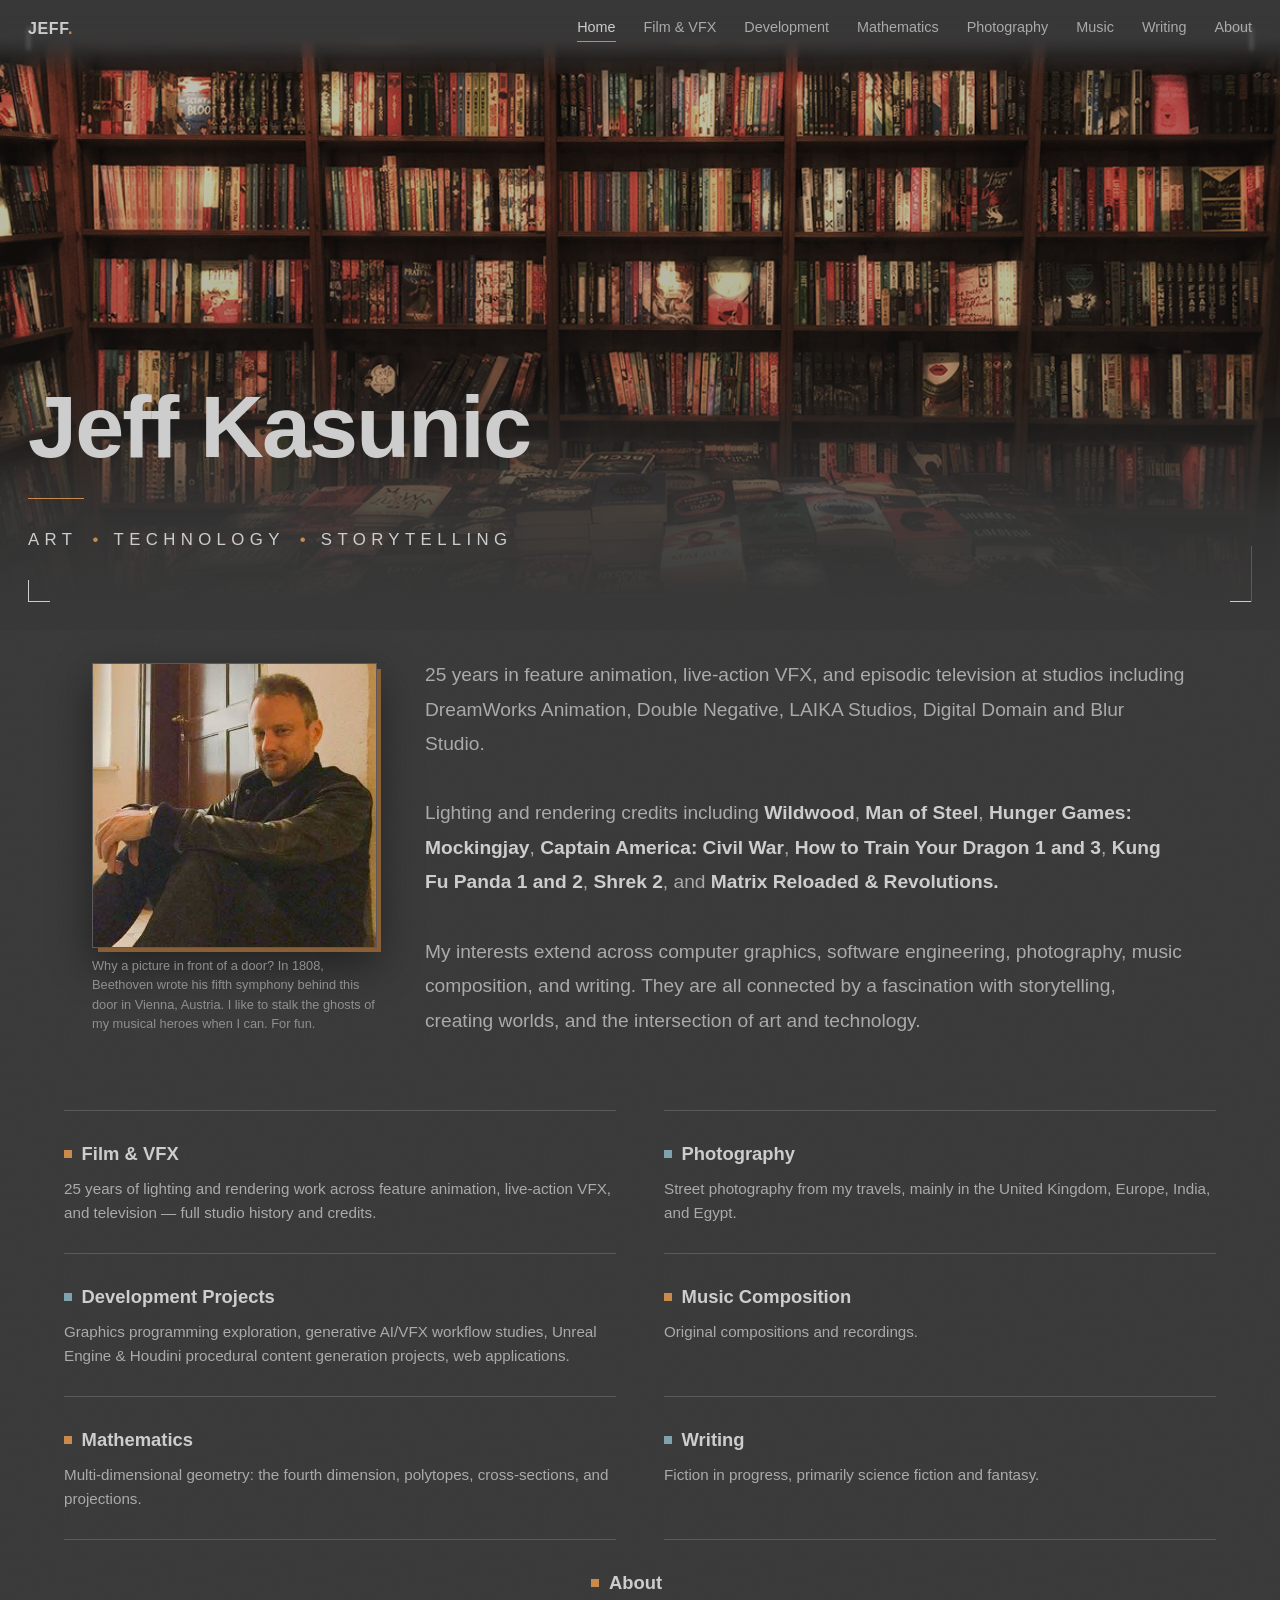
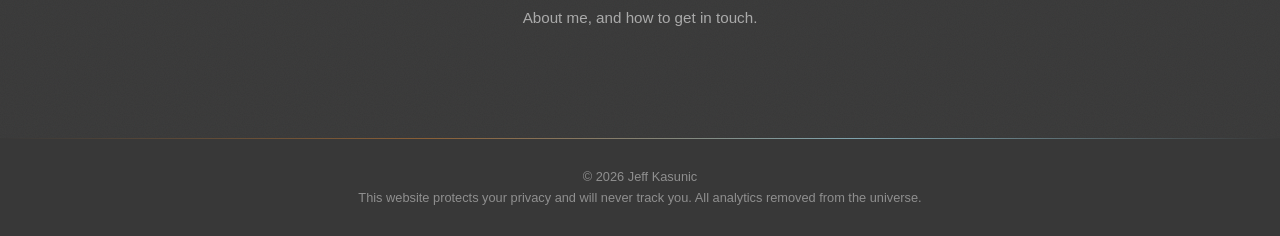
<file: index.html>
<!DOCTYPE html>
<html lang="en">
<head>
<meta charset="UTF-8">
<meta name="viewport" content="width=device-width, initial-scale=1.0">
<title>Jeff Kasunic — Artist, Developer, Writer</title>
<meta name="description" content="Jeff Kasunic — Computer Artist, Developer, Science Fiction &amp; Fantasy Writer.">
<link rel="icon" href="favicon.svg" type="image/svg+xml">
<link rel="icon" href="favicon-32.png" type="image/png" sizes="32x32">
<link rel="apple-touch-icon" href="apple-touch-icon.png">
<link rel="stylesheet" href="css/style.css?v=20261111p">
</head>
<body>

<header class="site-nav">
  <a href="index.html" class="site-nav__mark">JEFF<span class="dot">.</span></a>
  <nav class="site-nav__links">
    <a href="index.html" aria-current="page">Home</a>
    <a href="film-vfx.html">Film &amp; VFX</a>
    <a href="projects.html">Development</a>
    <a href="mathematics.html">Mathematics</a>
    <a href="photography.html">Photography</a>
    <a href="music.html">Music</a>
    <a href="writing.html">Writing</a>
    <a href="about.html">About</a>
  </nav>
  <button class="site-nav__toggle" aria-label="Open menu" aria-expanded="false">
    <span></span><span></span><span></span>
  </button>
</header>

<section id="top" class="hero">
  <img class="hero__bg hero__bg--colorcorrect" src="assets/hero/Books.jpg" alt="" fetchpriority="high">

  <div class="hero__frame" aria-hidden="true">
    <span class="corner corner--tl"></span>
    <span class="corner corner--tr"></span>
    <span class="corner corner--bl"></span>
    <span class="corner corner--br"></span>
  </div>

  <div class="hero__content">
    <h1 class="hero__title">Jeff Kasunic</h1>
    <p class="hero__tagline">
      <span>Art</span><span class="hero__tagline-dot" aria-hidden="true">•</span><span>Technology</span><span class="hero__tagline-dot" aria-hidden="true">•</span><span>Storytelling</span>
    </p>
  </div>

  <a href="#highlights" class="hero__scroll" aria-label="Scroll down">
    <span class="hero__scroll-line"></span>
  </a>
</section>

<main>

  <div id="highlights" class="intro">
    <figure class="intro__figure">
      <img class="intro__photo" src="assets/hero/JK_01.jpg" alt="Jeff Kasunic" width="438" height="438" loading="lazy">
      <figcaption>
        Why a picture in front of a door? In 1808, Beethoven wrote his fifth symphony behind this door in Vienna, Austria.
        I like to stalk the ghosts of my musical heroes when I can. For fun.
      </figcaption>
    </figure>
    <p class="credit-line">
    25 years in feature animation, live-action VFX, and episodic television at studios
    including DreamWorks Animation, Double Negative, LAIKA Studios, Digital Domain and Blur Studio.
    <br><br>
    Lighting and rendering credits including <strong>Wildwood</strong>, <strong>Man of Steel</strong>,
    <strong>Hunger Games: Mockingjay</strong>, <strong>Captain America: Civil War</strong>,
    <strong>How to Train Your Dragon 1 and 3</strong>, <strong>Kung Fu Panda 1 and 2</strong>,
    <strong>Shrek 2</strong>, and <strong>Matrix Reloaded & Revolutions.</strong>
    <br><br>
      My interests extend across computer graphics, software engineering, photography, music composition, and writing.
      They are all connected by a fascination with storytelling, creating worlds, and the intersection of art and technology.
    </p>
  </div>

  <section class="section">
    <ul class="project-list">
      <li class="project-list__item">
        <div class="project-list__head">
          <h3><a href="film-vfx.html">Film &amp; VFX</a></h3>
        </div>
        <p>25 years of lighting and rendering work across feature animation,
          live-action VFX, and television — full studio history and credits.</p>
      </li>

      <li class="project-list__item">
        <div class="project-list__head">
          <h3><a href="projects.html">Development Projects</a></h3>
        </div>
        <p>Graphics programming exploration, generative AI/VFX workflow studies, Unreal Engine & Houdini
          procedural content generation projects, web applications.</p>
      </li>

      <li class="project-list__item">
        <div class="project-list__head">
          <h3><a href="mathematics.html">Mathematics</a></h3>
        </div>
        <p>Multi-dimensional geometry: the fourth dimension, polytopes, cross-sections, and projections.</p>
      </li>

      <li class="project-list__item">
        <div class="project-list__head">
          <h3><a href="photography.html">Photography</a></h3>
        </div>
        <p>Street photography from my travels, mainly in the United Kingdom, Europe, India, and Egypt.</p>
      </li>

      <li class="project-list__item">
        <div class="project-list__head">
          <h3><a href="music.html">Music Composition</a></h3>
        </div>
        <p>Original compositions and recordings.</p>
      </li>

      <li class="project-list__item">
        <div class="project-list__head">
          <h3><a href="writing.html">Writing</a></h3>
        </div>
        <p>Fiction in progress, primarily science fiction and fantasy.</p>
      </li>

      <li class="project-list__item">
        <div class="project-list__head">
          <h3><a href="about.html">About</a></h3>
        </div>
        <p>About me, and how to get in touch.</p>
      </li>
    </ul>

  </section>

</main>

<footer class="site-footer">
  <p>&copy; <span id="year"></span> Jeff Kasunic</p>
  <p>This website protects your privacy and will never track you. All analytics removed from the universe.</p>
</footer>

<script src="js/main.js?v=20261111p"></script>
</body>
</html>
</file>
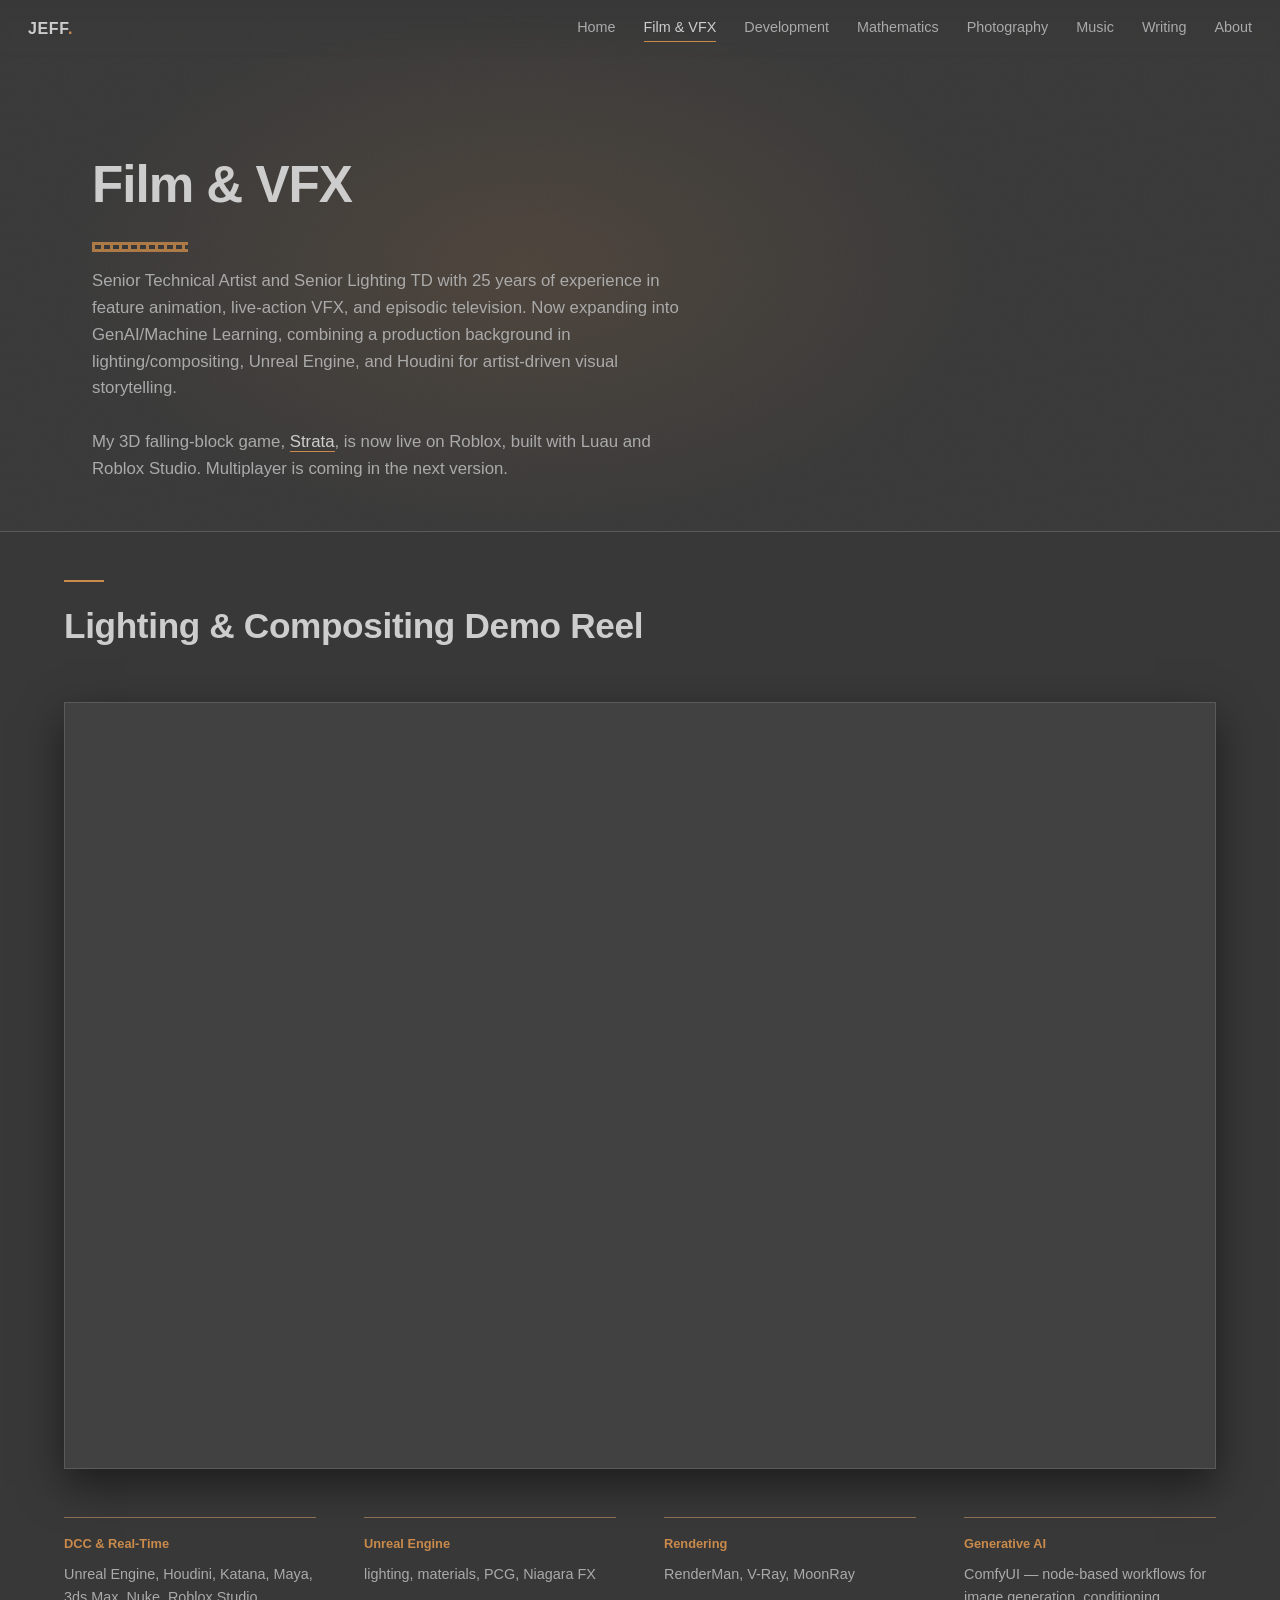
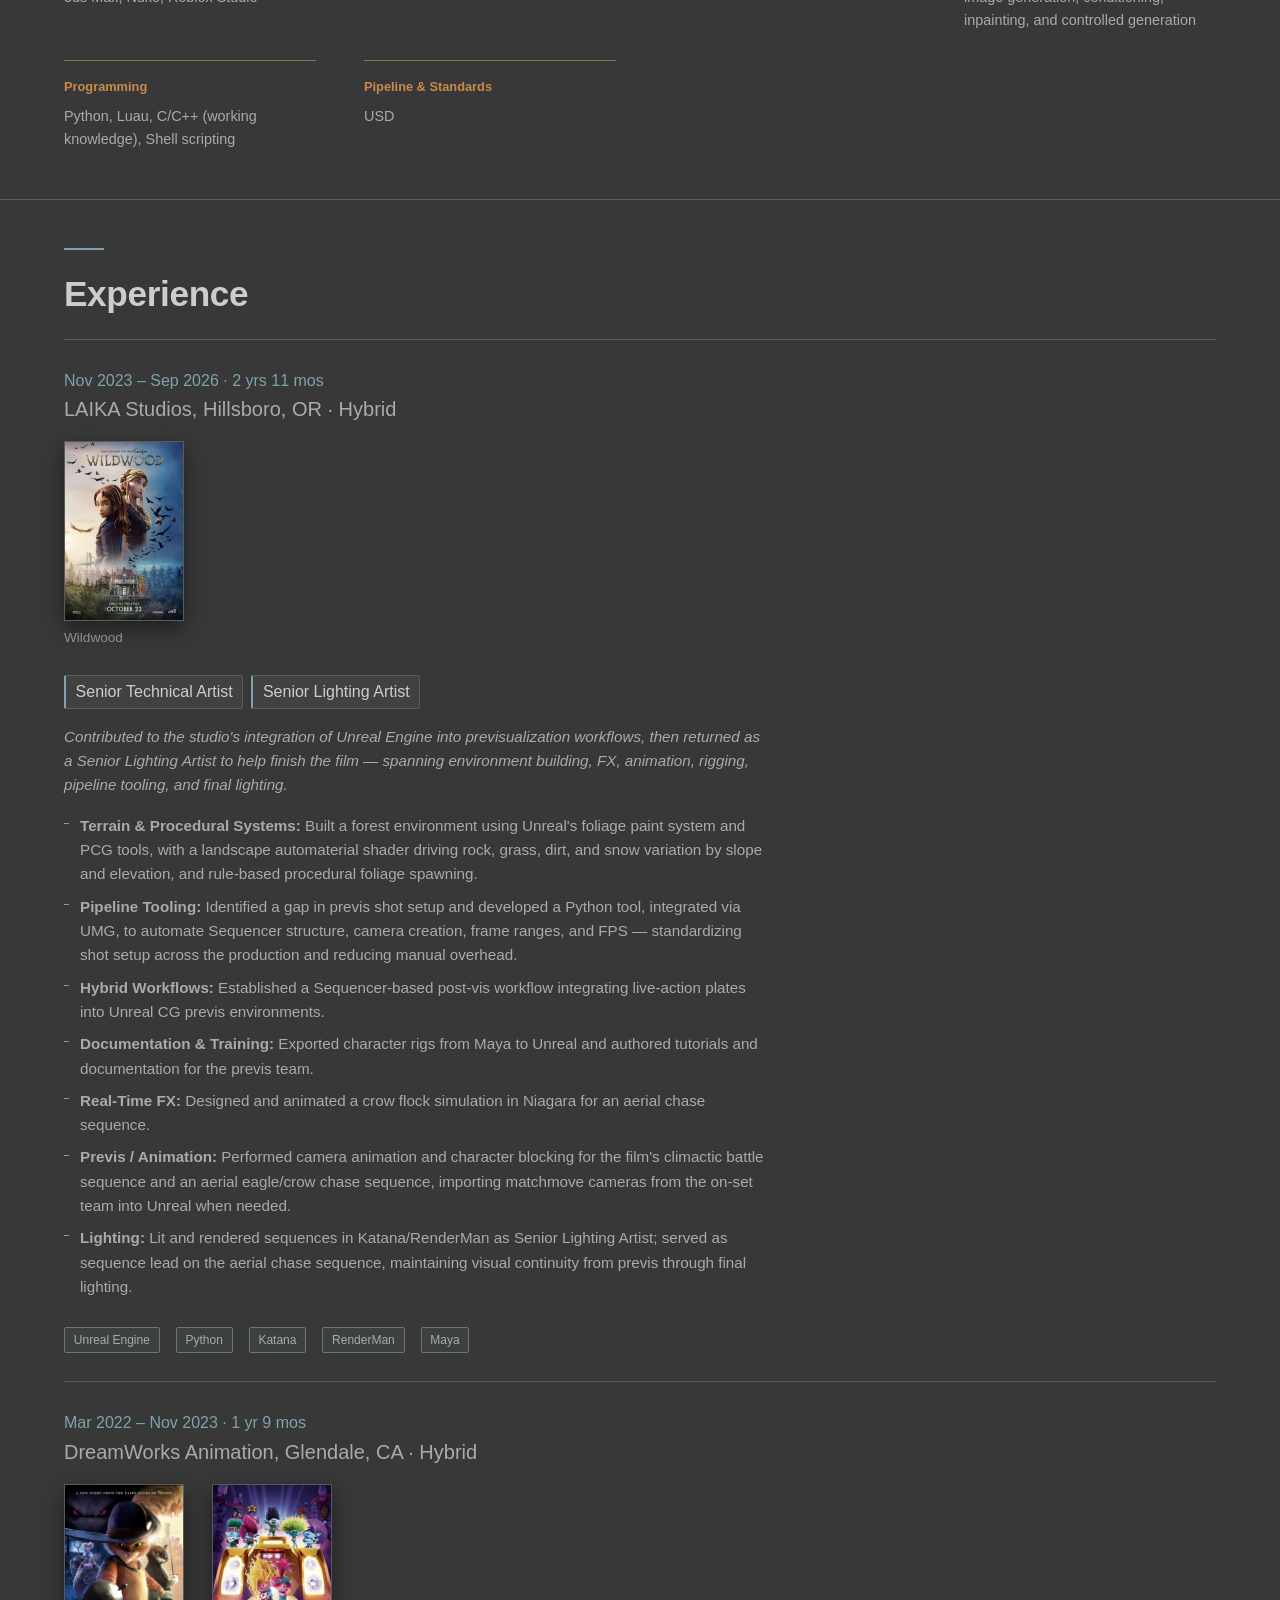
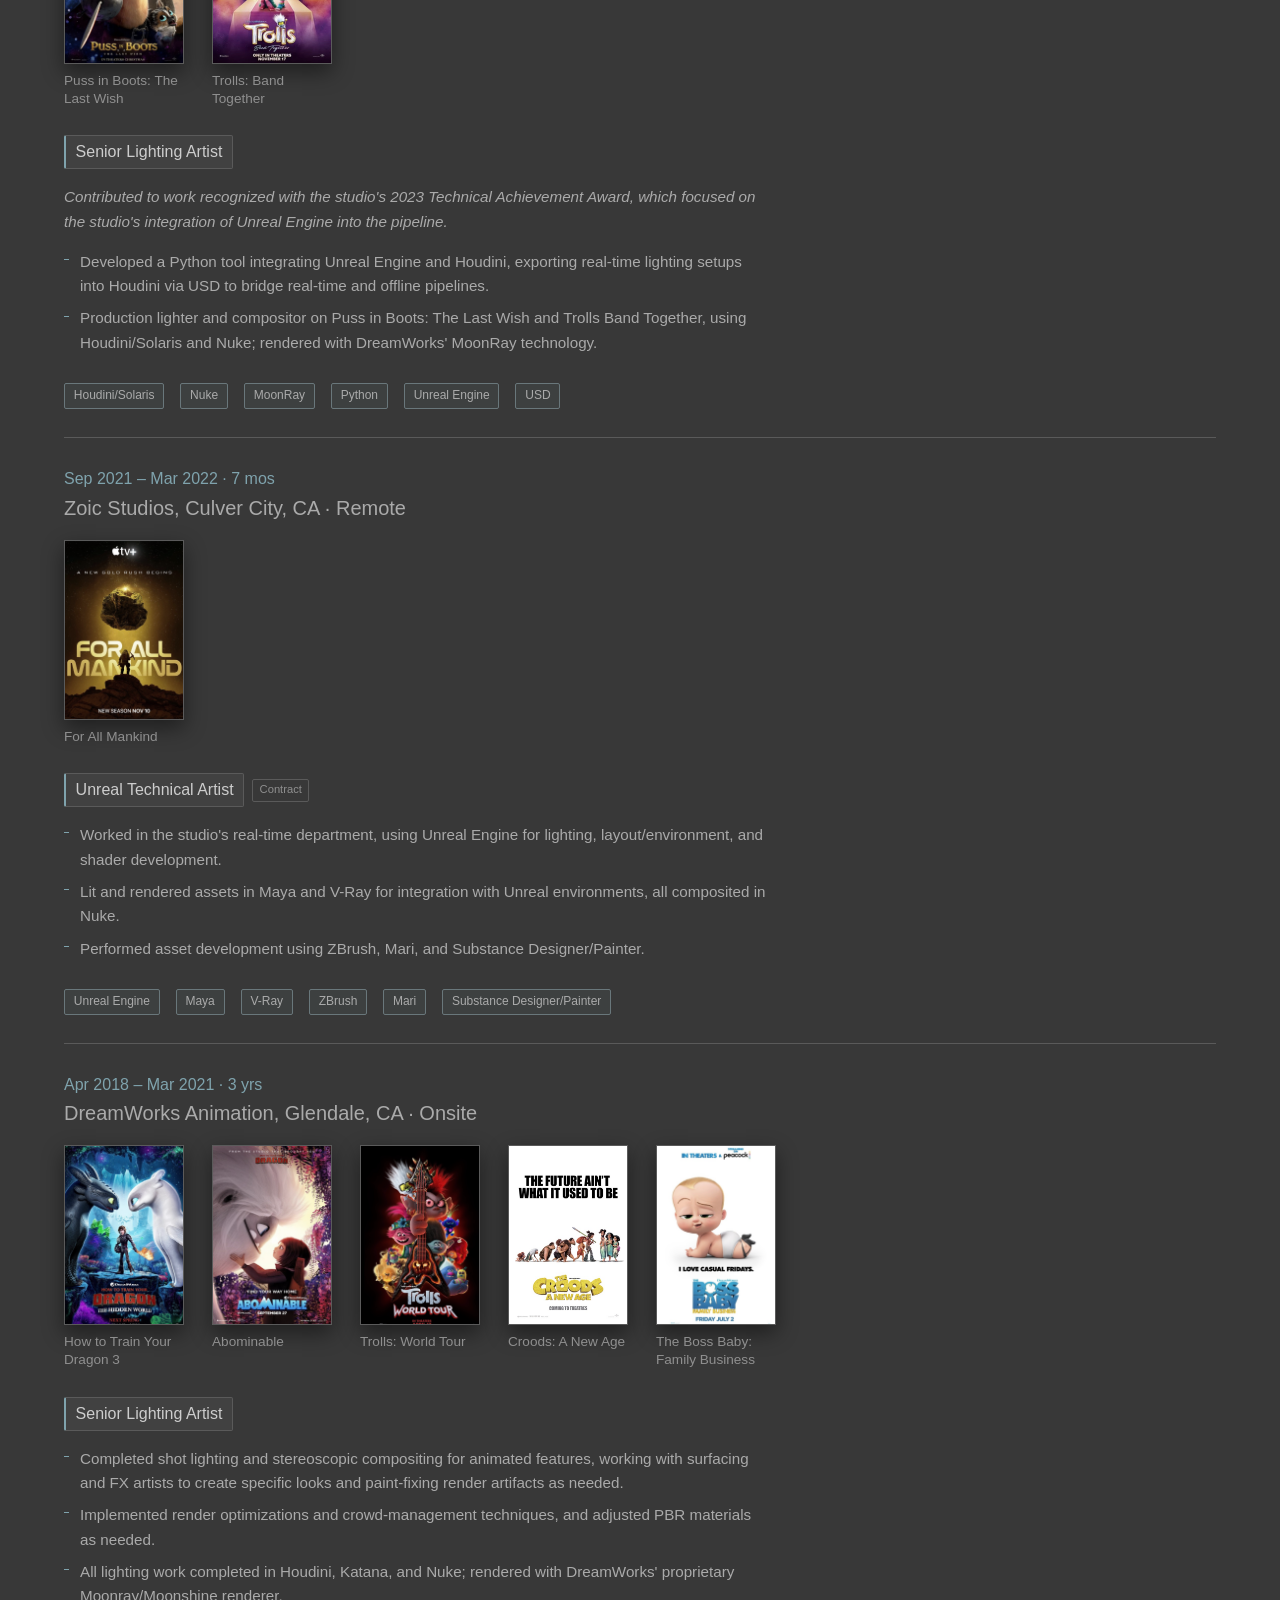
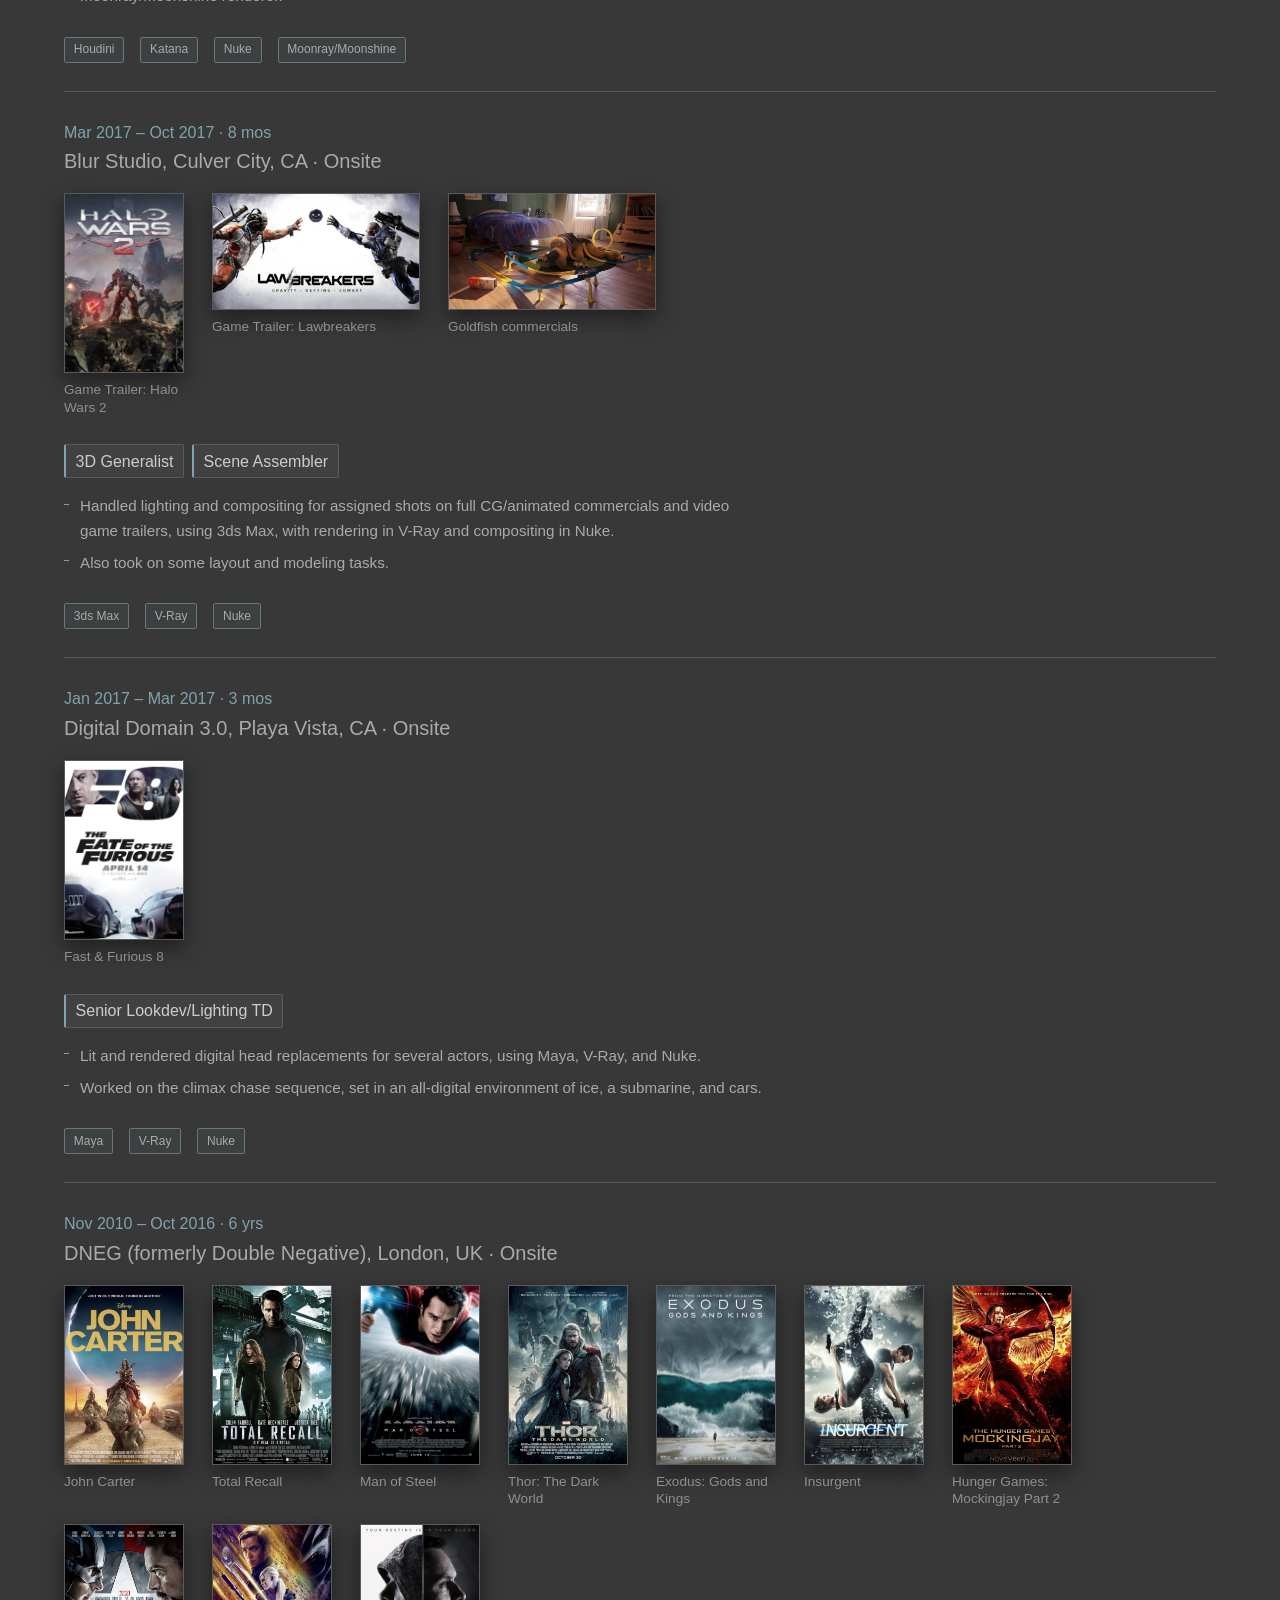
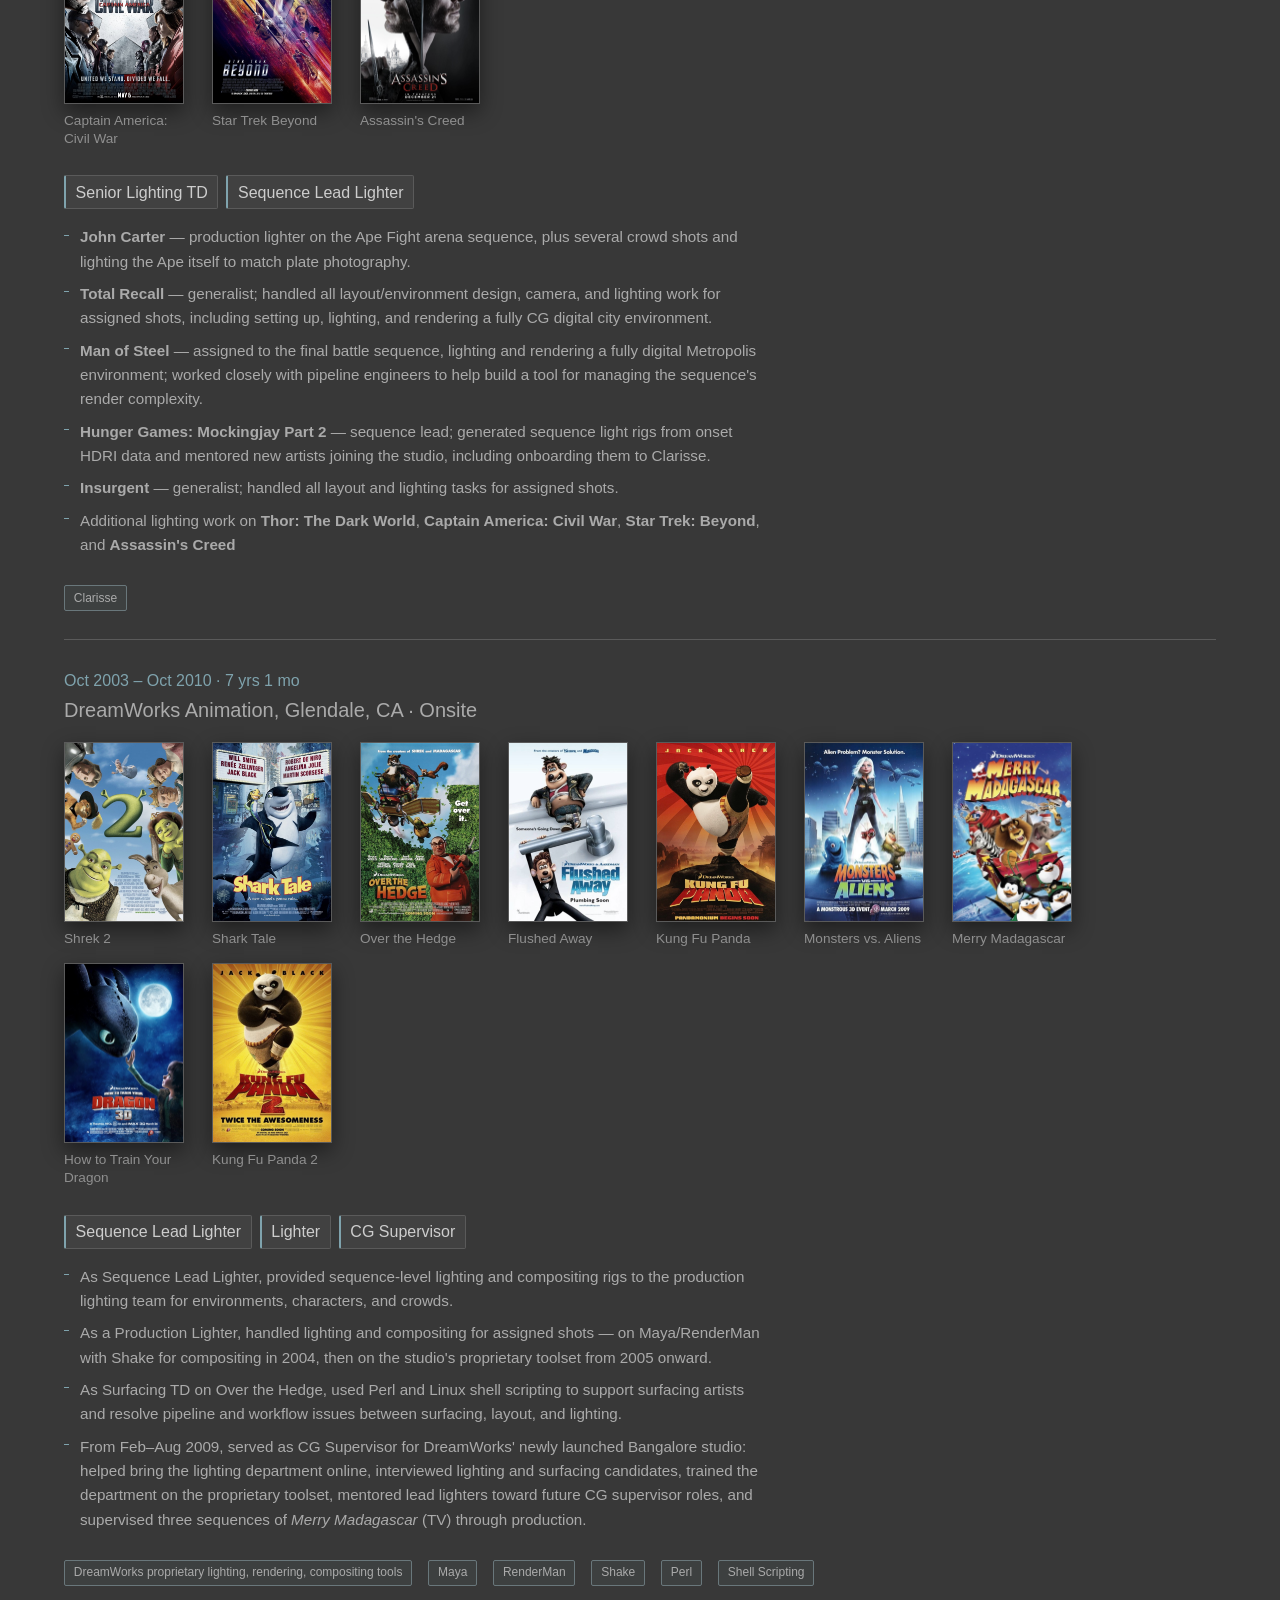
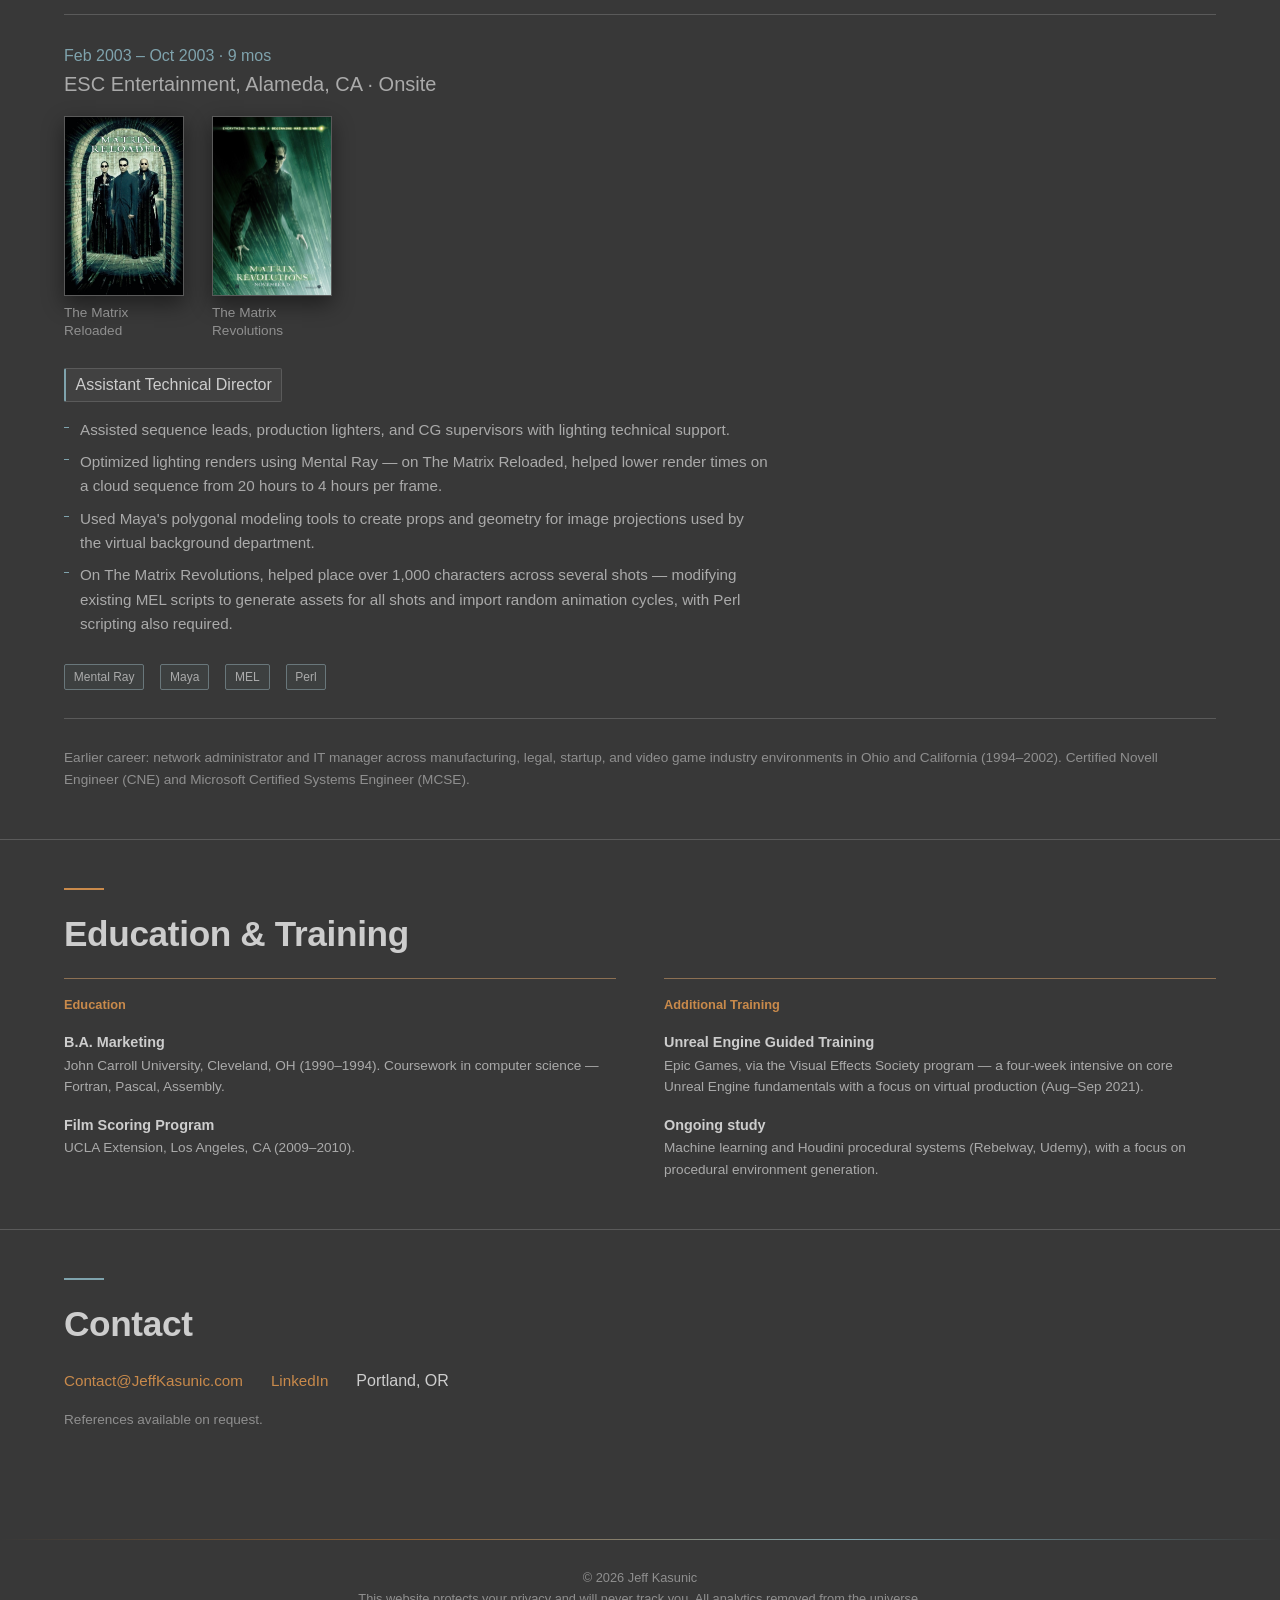
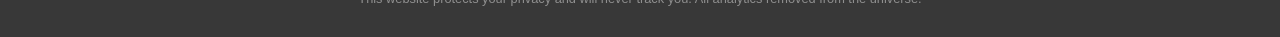
<file: film-vfx.html>
<!DOCTYPE html>
<html lang="en">
<head>
<meta charset="UTF-8">
<meta name="viewport" content="width=device-width, initial-scale=1.0">
<title>Film &amp; VFX — Jeff Kasunic</title>
<meta name="description" content="25 years of lighting and rendering work in feature animation, live-action VFX, and episodic television.">
<link rel="icon" href="favicon.svg" type="image/svg+xml">
<link rel="icon" href="favicon-32.png" type="image/png" sizes="32x32">
<link rel="apple-touch-icon" href="apple-touch-icon.png">
<link rel="stylesheet" href="css/style.css?v=20261111p">
</head>
<body>

<header class="site-nav">
  <a href="index.html" class="site-nav__mark">JEFF<span class="dot">.</span></a>
  <nav class="site-nav__links">
    <a href="index.html">Home</a>
    <a href="film-vfx.html" aria-current="page">Film &amp; VFX</a>
    <a href="projects.html">Development</a>
    <a href="mathematics.html">Mathematics</a>
    <a href="photography.html">Photography</a>
    <a href="music.html">Music</a>
    <a href="writing.html">Writing</a>
    <a href="about.html">About</a>
  </nav>
  <button class="site-nav__toggle" aria-label="Open menu" aria-expanded="false">
    <span></span><span></span><span></span>
  </button>
</header>

<main>

  <div class="page-head page-head--film">
    <h1>Film &amp; VFX</h1>
    <p>
      Senior Technical Artist and Senior Lighting TD with 25 years of experience in feature animation, live-action VFX, and
      episodic television. Now expanding into GenAI/Machine Learning, combining a production background in lighting/compositing,
      Unreal Engine, and Houdini for artist-driven visual storytelling.
      <br><br>
      My 3D falling-block game, <a href="https://www.roblox.com/games/70414998119367/Strata" target="_blank" rel="noopener">Strata</a>, is now live on Roblox, built with Luau and Roblox Studio. Multiplayer is coming in the next version.
    </p>
  </div>

  <section class="section section--work">
    <div class="section__head">
      <h2>Lighting &amp; Compositing Demo Reel</h2>
    </div>

    <div class="reel">
      <div class="reel__frame">
        <iframe src="https://player.vimeo.com/video/511803996?dnt=1&amp;title=0&amp;byline=0&amp;portrait=0"
                title="Jeff Kasunic — Lighting &amp; Compositing Demo Reel"
                allow="autoplay; fullscreen; picture-in-picture"
                allowfullscreen
                loading="lazy"></iframe>
      </div>
    </div>

    <div class="skills-grid">
      <div class="skills-grid__group">
        <h3>DCC &amp; Real-Time</h3>
        <p>Unreal Engine, Houdini, Katana, Maya, 3ds Max, Nuke, Roblox Studio</p>
      </div>
      <div class="skills-grid__group">
        <h3>Unreal Engine</h3>
        <p>lighting, materials, PCG, Niagara FX</p>
      </div>
      <div class="skills-grid__group">
        <h3>Rendering</h3>
        <p>RenderMan, V-Ray, MoonRay</p>
      </div>
      <div class="skills-grid__group">
        <h3>Generative AI</h3>
        <p>ComfyUI — node-based workflows for image generation, conditioning, inpainting, and controlled generation</p>
      </div>
      <div class="skills-grid__group">
        <h3>Programming</h3>
        <p>Python, Luau, C/C++ (working knowledge), Shell scripting</p>
      </div>
      <div class="skills-grid__group">
        <h3>Pipeline &amp; Standards</h3>
        <p>USD</p>
      </div>
    </div>
  </section>

  <section class="section section--work accent-cyan">
    <div class="section__head">
      <h2>Experience</h2>
    </div>

    <ul class="timeline">

      <li class="timeline__item">
        <div class="timeline__header">
          <span class="timeline__dates">Nov 2023 – Sep 2026 <span class="timeline__duration">· 2 yrs 11 mos</span></span>
        </div>
        <div class="timeline__studio">LAIKA Studios, Hillsboro, OR · Hybrid</div>
        <div class="poster-row">
          <figure class="poster">
            <div class="poster__frame"><img src="assets/posters/Wildwood.jpg" alt="Wildwood poster" loading="lazy"></div>
            <figcaption>Wildwood</figcaption>
          </figure>
        </div>
        <div class="timeline__role"><span class="timeline__title">Senior Technical Artist</span><span class="timeline__title">Senior Lighting Artist</span></div>
        <p class="timeline__lede">Contributed to the studio's integration of Unreal Engine into previsualization workflows, then returned as a Senior Lighting Artist to help finish the film — spanning environment building, FX, animation, rigging, pipeline tooling, and final lighting.</p>
        <ul class="timeline__bullets">
          <li><strong>Terrain &amp; Procedural Systems:</strong> Built a forest environment using Unreal's foliage paint system and PCG tools, with a landscape automaterial shader driving rock, grass, dirt, and snow variation by slope and elevation, and rule-based procedural foliage spawning.</li>
          <li><strong>Pipeline Tooling:</strong> Identified a gap in previs shot setup and developed a Python tool, integrated via UMG, to automate Sequencer structure, camera creation, frame ranges, and FPS — standardizing shot setup across the production and reducing manual overhead.</li>
          <li><strong>Hybrid Workflows:</strong> Established a Sequencer-based post-vis workflow integrating live-action plates into Unreal CG previs environments.</li>
          <li><strong>Documentation &amp; Training:</strong> Exported character rigs from Maya to Unreal and authored tutorials and documentation for the previs team.</li>
          <li><strong>Real-Time FX:</strong> Designed and animated a crow flock simulation in Niagara for an aerial chase sequence.</li>
          <li><strong>Previs / Animation:</strong> Performed camera animation and character blocking for the film's climactic battle sequence and an aerial eagle/crow chase sequence, importing matchmove cameras from the on-set team into Unreal when needed.</li>
          <li><strong>Lighting:</strong> Lit and rendered sequences in Katana/RenderMan as Senior Lighting Artist; served as sequence lead on the aerial chase sequence, maintaining visual continuity from previs through final lighting.</li>
        </ul>
        <ul class="tag-list"><li>Unreal Engine</li><li>Python</li><li>Katana</li><li>RenderMan</li><li>Maya</li></ul>
      </li>

      <li class="timeline__item">
        <div class="timeline__header">
          <span class="timeline__dates">Mar 2022 – Nov 2023 <span class="timeline__duration">· 1 yr 9 mos</span></span>
        </div>
        <div class="timeline__studio">DreamWorks Animation, Glendale, CA · Hybrid</div>
        <div class="poster-row">
          <figure class="poster">
            <div class="poster__frame"><img src="assets/posters/PussInBoots.jpg" alt="Puss in Boots: The Last Wish poster" loading="lazy"></div>
            <figcaption>Puss in Boots: The Last Wish</figcaption>
          </figure>
          <figure class="poster">
            <div class="poster__frame"><img src="assets/posters/TrollsBandTogether.jpg" alt="Trolls Band Together poster" loading="lazy"></div>
            <figcaption>Trolls: Band Together</figcaption>
          </figure>
        </div>
        <div class="timeline__role"><span class="timeline__title">Senior Lighting Artist</span></div>
        <p class="timeline__lede">Contributed to work recognized with the studio's 2023 Technical Achievement Award, which focused on the studio's integration of Unreal Engine into the pipeline.</p>
        <ul class="timeline__bullets">
          <li>Developed a Python tool integrating Unreal Engine and Houdini, exporting real-time lighting setups into Houdini via USD to bridge real-time and offline pipelines.</li>
          <li>Production lighter and compositor on Puss in Boots: The Last Wish and Trolls Band Together, using Houdini/Solaris and Nuke; rendered with DreamWorks' MoonRay technology.</li>        </ul>
        <ul class="tag-list"><li>Houdini/Solaris</li><li>Nuke</li><li>MoonRay</li><li>Python</li><li>Unreal Engine</li><li>USD</li></ul>
      </li>

      <li class="timeline__item">
        <div class="timeline__header">
          <span class="timeline__dates">Sep 2021 – Mar 2022 <span class="timeline__duration">· 7 mos</span></span>
        </div>
        <div class="timeline__studio">Zoic Studios, Culver City, CA · Remote</div>
        <div class="poster-row">
          <figure class="poster">
            <div class="poster__frame"><img src="assets/posters/ForAllMankind.jpg" alt="For All Mankind poster" loading="lazy"></div>
            <figcaption>For All Mankind</figcaption>
          </figure>
        </div>
        <div class="timeline__role"><span class="timeline__title">Unreal Technical Artist</span><span class="timeline__tag">Contract</span></div>
        <ul class="timeline__bullets">
          <li>Worked in the studio's real-time department, using Unreal Engine for lighting, layout/environment, and shader development.</li>
          <li>Lit and rendered assets in Maya and V-Ray for integration with Unreal environments, all composited in Nuke.</li>
          <li>Performed asset development using ZBrush, Mari, and Substance Designer/Painter.</li>
        </ul>
        <ul class="tag-list"><li>Unreal Engine</li><li>Maya</li><li>V-Ray</li><li>ZBrush</li><li>Mari</li><li>Substance Designer/Painter</li></ul>
      </li>

      <li class="timeline__item">
        <div class="timeline__header">
          <span class="timeline__dates">Apr 2018 – Mar 2021 <span class="timeline__duration">· 3 yrs</span></span>
        </div>
        <div class="timeline__studio">DreamWorks Animation, Glendale, CA · Onsite</div>
        <div class="poster-row">
          <figure class="poster">
            <div class="poster__frame"><img src="assets/posters/HowToTrainYourDragon3.jpg" alt="How to Train Your Dragon 3 poster" loading="lazy"></div>
            <figcaption>How to Train Your Dragon 3</figcaption>
          </figure>
          <figure class="poster">
            <div class="poster__frame"><img src="assets/posters/Abominable.jpg" alt="Abominable poster" loading="lazy"></div>
            <figcaption>Abominable</figcaption>
          </figure>
          <figure class="poster">
            <div class="poster__frame"><img src="assets/posters/TrollsWorldTour.jpg" alt="Trolls World Tour poster" loading="lazy"></div>
            <figcaption>Trolls: World Tour</figcaption>
          </figure>
          <figure class="poster">
            <div class="poster__frame"><img src="assets/posters/CroodsNewAge.jpg" alt="Croods: A New Age poster" loading="lazy"></div>
            <figcaption>Croods: A New Age</figcaption>
          </figure>
          <figure class="poster">
            <div class="poster__frame"><img src="assets/posters/BossBabyFamilyBusiness.jpg" alt="The Boss Baby: Family Business poster" loading="lazy"></div>
            <figcaption>The Boss Baby: Family Business</figcaption>
          </figure>
        </div>
        <div class="timeline__role"><span class="timeline__title">Senior Lighting Artist</span></div>
        <ul class="timeline__bullets">
          <li>Completed shot lighting and stereoscopic compositing for animated features, working with surfacing and FX artists to create specific looks and paint-fixing render artifacts as needed.</li>
          <li>Implemented render optimizations and crowd-management techniques, and adjusted PBR materials as needed.</li>
          <li>All lighting work completed in Houdini, Katana, and Nuke; rendered with DreamWorks' proprietary Moonray/Moonshine renderer.</li>
        </ul>
        <ul class="tag-list"><li>Houdini</li><li>Katana</li><li>Nuke</li><li>Moonray/Moonshine</li></ul>
      </li>

      <li class="timeline__item">
        <div class="timeline__header">
          <span class="timeline__dates">Mar 2017 – Oct 2017 <span class="timeline__duration">· 8 mos</span></span>
        </div>
        <div class="timeline__studio">Blur Studio, Culver City, CA · Onsite</div>
        <div class="poster-row">
          <figure class="poster">
            <div class="poster__frame"><img src="assets/posters/HaloWars2.jpg" alt="Halo Wars 2 poster" loading="lazy"></div>
            <figcaption>Game Trailer: Halo Wars 2</figcaption>
          </figure>
          <figure class="poster poster--wide">
            <div class="poster__frame"><img src="assets/posters/Lawbreakers.jpg" alt="Lawbreakers poster" loading="lazy"></div>
            <figcaption>Game Trailer: Lawbreakers</figcaption>
          </figure>
          <figure class="poster poster--wide">
            <div class="poster__frame"><img src="assets/posters/GoldFish.jpg" alt="Goldfish poster" loading="lazy"></div>
            <figcaption>Goldfish commercials</figcaption>
          </figure>
        </div>
        <div class="timeline__role"><span class="timeline__title">3D Generalist</span><span class="timeline__title">Scene Assembler</span></div>
        <ul class="timeline__bullets">
          <li>Handled lighting and compositing for assigned shots on full CG/animated commercials and video game trailers, using 3ds Max, with rendering in V-Ray and compositing in Nuke.</li>
          <li>Also took on some layout and modeling tasks.</li>
        </ul>
        <ul class="tag-list"><li>3ds Max</li><li>V-Ray</li><li>Nuke</li></ul>
      </li>

      <li class="timeline__item">
        <div class="timeline__header">
          <span class="timeline__dates">Jan 2017 – Mar 2017 <span class="timeline__duration">· 3 mos</span></span>
        </div>
        <div class="timeline__studio">Digital Domain 3.0, Playa Vista, CA · Onsite</div>
        <div class="poster-row">
          <figure class="poster">
            <div class="poster__frame"><img src="assets/posters/FateOfTheFurious.jpg" alt="Fast &amp; Furious 8 poster" loading="lazy"></div>
            <figcaption>Fast &amp; Furious 8</figcaption>
          </figure>
        </div>
        <div class="timeline__role"><span class="timeline__title">Senior Lookdev/Lighting TD</span></div>
        <ul class="timeline__bullets">
          <li>Lit and rendered digital head replacements for several actors, using Maya, V-Ray, and Nuke.</li>
          <li>Worked on the climax chase sequence, set in an all-digital environment of ice, a submarine, and cars.</li>
        </ul>
        <ul class="tag-list"><li>Maya</li><li>V-Ray</li><li>Nuke</li></ul>
      </li>

      <li class="timeline__item">
        <div class="timeline__header">
          <span class="timeline__dates">Nov 2010 – Oct 2016 <span class="timeline__duration">· 6 yrs</span></span>
        </div>
        <div class="timeline__studio">DNEG (formerly Double Negative), London, UK · Onsite</div>
        <div class="poster-row">
          <figure class="poster">
            <div class="poster__frame"><img src="assets/posters/JohnCarter.jpg" alt="John Carter poster" loading="lazy"></div>
            <figcaption>John Carter</figcaption>
          </figure>
          <figure class="poster">
            <div class="poster__frame"><img src="assets/posters/TotalRecall.jpg" alt="Total Recall poster" loading="lazy"></div>
            <figcaption>Total Recall</figcaption>
          </figure>
          <figure class="poster">
            <div class="poster__frame"><img src="assets/posters/ManOfSteel.jpg" alt="Man of Steel poster" loading="lazy"></div>
            <figcaption>Man of Steel</figcaption>
          </figure>
          <figure class="poster">
            <div class="poster__frame"><img src="assets/posters/Thor.jpg" alt="Thor: The Dark World poster" loading="lazy"></div>
            <figcaption>Thor: The Dark World</figcaption>
          </figure>
          <figure class="poster">
            <div class="poster__frame"><img src="assets/posters/Exodus.jpg" alt="Exodus: Gods and Kings poster" loading="lazy"></div>
            <figcaption>Exodus: Gods and Kings</figcaption>
          </figure>
          <figure class="poster">
            <div class="poster__frame"><img src="assets/posters/Insurgent.jpg" alt="Insurgent poster" loading="lazy"></div>
            <figcaption>Insurgent</figcaption>
          </figure>
          <figure class="poster">
            <div class="poster__frame"><img src="assets/posters/HungerGames.jpg" alt="Hunger Games: Mockingjay Part 2 poster" loading="lazy"></div>
            <figcaption>Hunger Games: Mockingjay Part 2</figcaption>
          </figure>
          <figure class="poster">
            <div class="poster__frame"><img src="assets/posters/CaptainAmerica.jpg" alt="Captain America: Civil War poster" loading="lazy"></div>
            <figcaption>Captain America: Civil War</figcaption>
          </figure>
          <figure class="poster">
            <div class="poster__frame"><img src="assets/posters/StarTrek.jpg" alt="Star Trek Beyond poster" loading="lazy"></div>
            <figcaption>Star Trek Beyond</figcaption>
          </figure>
          <figure class="poster">
            <div class="poster__frame"><img src="assets/posters/AssassinsCreed.jpg" alt="Assassin's Creed poster" loading="lazy"></div>
            <figcaption>Assassin's Creed</figcaption>
          </figure>
        </div>
        <div class="timeline__role"><span class="timeline__title">Senior Lighting TD</span><span class="timeline__title">Sequence Lead Lighter</span></div>
        <ul class="timeline__bullets">
          <li><strong>John Carter</strong> — production lighter on the Ape Fight arena sequence, plus several crowd shots and lighting the Ape itself to match plate photography.</li>
          <li><strong>Total Recall</strong> — generalist; handled all layout/environment design, camera, and lighting work for assigned shots, including setting up, lighting, and rendering a fully CG digital city environment.</li>
          <li><strong>Man of Steel</strong> — assigned to the final battle sequence, lighting and rendering a fully digital Metropolis environment; worked closely with pipeline engineers to help build a tool for managing the sequence's render complexity.</li>
          <li><strong>Hunger Games: Mockingjay Part 2</strong> — sequence lead; generated sequence light rigs from onset HDRI data and mentored new artists joining the studio, including onboarding them to Clarisse.</li>
          <li><strong>Insurgent</strong> — generalist; handled all layout and lighting tasks for assigned shots.</li>
          <li>Additional lighting work on <strong>Thor: The Dark World</strong>, <strong>Captain America: Civil War</strong>,
            <strong>Star Trek: Beyond</strong>, and <strong>Assassin's Creed</strong></li>
        </ul>
        <ul class="tag-list"><li>Clarisse</li></ul>
      </li>

      <li class="timeline__item">
        <div class="timeline__header">
          <span class="timeline__dates">Oct 2003 – Oct 2010 <span class="timeline__duration">· 7 yrs 1 mo</span></span>
        </div>
        <div class="timeline__studio">DreamWorks Animation, Glendale, CA · Onsite</div>
        <div class="poster-row">
          <figure class="poster">
            <div class="poster__frame"><img src="assets/posters/Shrek2.jpg" alt="Shrek 2 poster" loading="lazy"></div>
            <figcaption>Shrek 2</figcaption>
          </figure>
          <figure class="poster">
            <div class="poster__frame"><img src="assets/posters/SharkTale.jpg" alt="Shark Tale poster" loading="lazy"></div>
            <figcaption>Shark Tale</figcaption>
          </figure>
          <figure class="poster">
            <div class="poster__frame"><img src="assets/posters/OverTheHedge.jpg" alt="Over the Hedge poster" loading="lazy"></div>
            <figcaption>Over the Hedge</figcaption>
          </figure>
          <figure class="poster">
            <div class="poster__frame"><img src="assets/posters/FlushedAway.jpg" alt="Flushed Away poster" loading="lazy"></div>
            <figcaption>Flushed Away</figcaption>
          </figure>
          <figure class="poster">
            <div class="poster__frame"><img src="assets/posters/KungFuPanda1.jpg" alt="Kung Fu Panda poster" loading="lazy"></div>
            <figcaption>Kung Fu Panda</figcaption>
          </figure>
          <figure class="poster">
            <div class="poster__frame"><img src="assets/posters/MonstersVsAliens.jpg" alt="Monsters vs. Aliens poster" loading="lazy"></div>
            <figcaption>Monsters vs. Aliens</figcaption>
          </figure>
          <figure class="poster">
            <div class="poster__frame"><img src="assets/posters/MerryMadagascar.jpg" alt="Merry Madagascar poster" loading="lazy"></div>
            <figcaption>Merry Madagascar</figcaption>
          </figure>
          <figure class="poster">
            <div class="poster__frame"><img src="assets/posters/HowToTrainYourDragon1.jpg" alt="How to Train Your Dragon poster" loading="lazy"></div>
            <figcaption>How to Train Your Dragon</figcaption>
          </figure>
          <figure class="poster">
            <div class="poster__frame"><img src="assets/posters/KungFuPanda2.jpg" alt="Kung Fu Panda 2 poster" loading="lazy"></div>
            <figcaption>Kung Fu Panda 2</figcaption>
          </figure>
        </div>
        <div class="timeline__role"><span class="timeline__title">Sequence Lead Lighter</span><span class="timeline__title">Lighter</span>
          <span class="timeline__title">CG Supervisor</span></div>
        <ul class="timeline__bullets">
          <li>As Sequence Lead Lighter, provided sequence-level lighting and compositing rigs to the production lighting team for environments, characters, and crowds.</li>
          <li>As a Production Lighter, handled lighting and compositing for assigned shots — on Maya/RenderMan with Shake for compositing in 2004, then on the studio's proprietary toolset from 2005 onward.</li>
          <li>As Surfacing TD on Over the Hedge, used Perl and Linux shell scripting to support surfacing artists and resolve pipeline and workflow issues between surfacing, layout, and lighting.</li>
          <li>From Feb–Aug 2009, served as CG Supervisor for DreamWorks' newly launched Bangalore studio: helped bring the lighting department online, interviewed lighting and surfacing candidates, trained the department on the proprietary toolset, mentored lead lighters toward future CG supervisor roles, and supervised three sequences of <em>Merry Madagascar</em> (TV) through production.</li>
        </ul>
        <ul class="tag-list"><li>DreamWorks proprietary lighting, rendering, compositing tools</li><li>Maya</li><li>RenderMan</li><li>Shake</li><li>Perl</li><li>Shell Scripting</li></ul>
      </li>

      <li class="timeline__item">
        <div class="timeline__header">
          <span class="timeline__dates">Feb 2003 – Oct 2003 <span class="timeline__duration">· 9 mos</span></span>
        </div>
        <div class="timeline__studio">ESC Entertainment, Alameda, CA · Onsite</div>
        <div class="poster-row">
          <figure class="poster">
            <div class="poster__frame"><img src="assets/posters/MatrixReloaded.jpg" alt="The Matrix Reloaded poster" loading="lazy"></div>
            <figcaption>The Matrix Reloaded</figcaption>
          </figure>
          <figure class="poster">
            <div class="poster__frame"><img src="assets/posters/MatrixRevolutions.jpg" alt="The Matrix Revolutions poster" loading="lazy"></div>
            <figcaption>The Matrix Revolutions</figcaption>
          </figure>
        </div>
        <div class="timeline__role"><span class="timeline__title">Assistant Technical Director</span></div>
        <ul class="timeline__bullets">
          <li>Assisted sequence leads, production lighters, and CG supervisors with lighting technical support.</li>
          <li>Optimized lighting renders using Mental Ray — on The Matrix Reloaded, helped lower render times on a cloud sequence from 20 hours to 4 hours per frame.</li>
          <li>Used Maya's polygonal modeling tools to create props and geometry for image projections used by the virtual background department.</li>
          <li>On The Matrix Revolutions, helped place over 1,000 characters across several shots — modifying existing MEL scripts to generate assets for all shots and import random animation cycles, with Perl scripting also required.</li>
        </ul>
        <ul class="tag-list"><li>Mental Ray</li><li>Maya</li><li>MEL</li><li>Perl</li></ul>
      </li>

    </ul>

    <p class="timeline__note">
      Earlier career: network administrator and IT manager across manufacturing, legal,
      startup, and video game industry environments in Ohio and California (1994–2002).
      Certified Novell Engineer (CNE) and Microsoft Certified Systems Engineer (MCSE).
    </p>
  </section>

  <section class="section section--work">
    <div class="section__head">
      <h2>Education &amp; Training</h2>
    </div>

    <div class="info-grid">
      <div>
        <h3>Education</h3>
        <dl>
          <dt>B.A. Marketing</dt>
          <dd>John Carroll University, Cleveland, OH (1990–1994). Coursework in computer science — Fortran, Pascal, Assembly.</dd>
          <dt>Film Scoring Program</dt>
          <dd>UCLA Extension, Los Angeles, CA (2009–2010).</dd>
        </dl>
      </div>
      <div>
        <h3>Additional Training</h3>
        <dl>
          <dt>Unreal Engine Guided Training</dt>
          <dd>Epic Games, via the Visual Effects Society program — a four-week intensive on core Unreal Engine fundamentals with a focus on virtual production (Aug–Sep 2021).</dd>
          <dt>Ongoing study</dt>
          <dd>Machine learning and Houdini procedural systems (Rebelway, Udemy), with a focus on procedural environment generation.</dd>
        </dl>
      </div>
    </div>
  </section>

  <section class="section section--work accent-cyan">
    <div class="section__head">
      <h2>Contact</h2>
    </div>

    <div class="contact">
      <ul class="contact-list">
        <!-- EDIT: your phone number and full street address from your resume were
             left off this public page on purpose — add them back here if you want them
             visible to anyone who visits the site. -->
        <li><a href="mailto:Contact@JeffKasunic.com">Contact@JeffKasunic.com</a></li>
        <li><a href="https://www.linkedin.com/in/jeffkasunic" target="_blank" rel="noopener">LinkedIn</a></li>
        <li>Portland, OR</li>
      </ul>
      <p style="margin-top: var(--space-2); font-size: 0.85rem; color: var(--muted);">
        References available on request.
      </p>
    </div>
  </section>

</main>

<footer class="site-footer">
  <p>&copy; <span id="year"></span> Jeff Kasunic</p>
  <p>This website protects your privacy and will never track you. All analytics removed from the universe.</p>
</footer>

<script src="js/main.js?v=20261111p"></script>
</body>
</html>
</file>
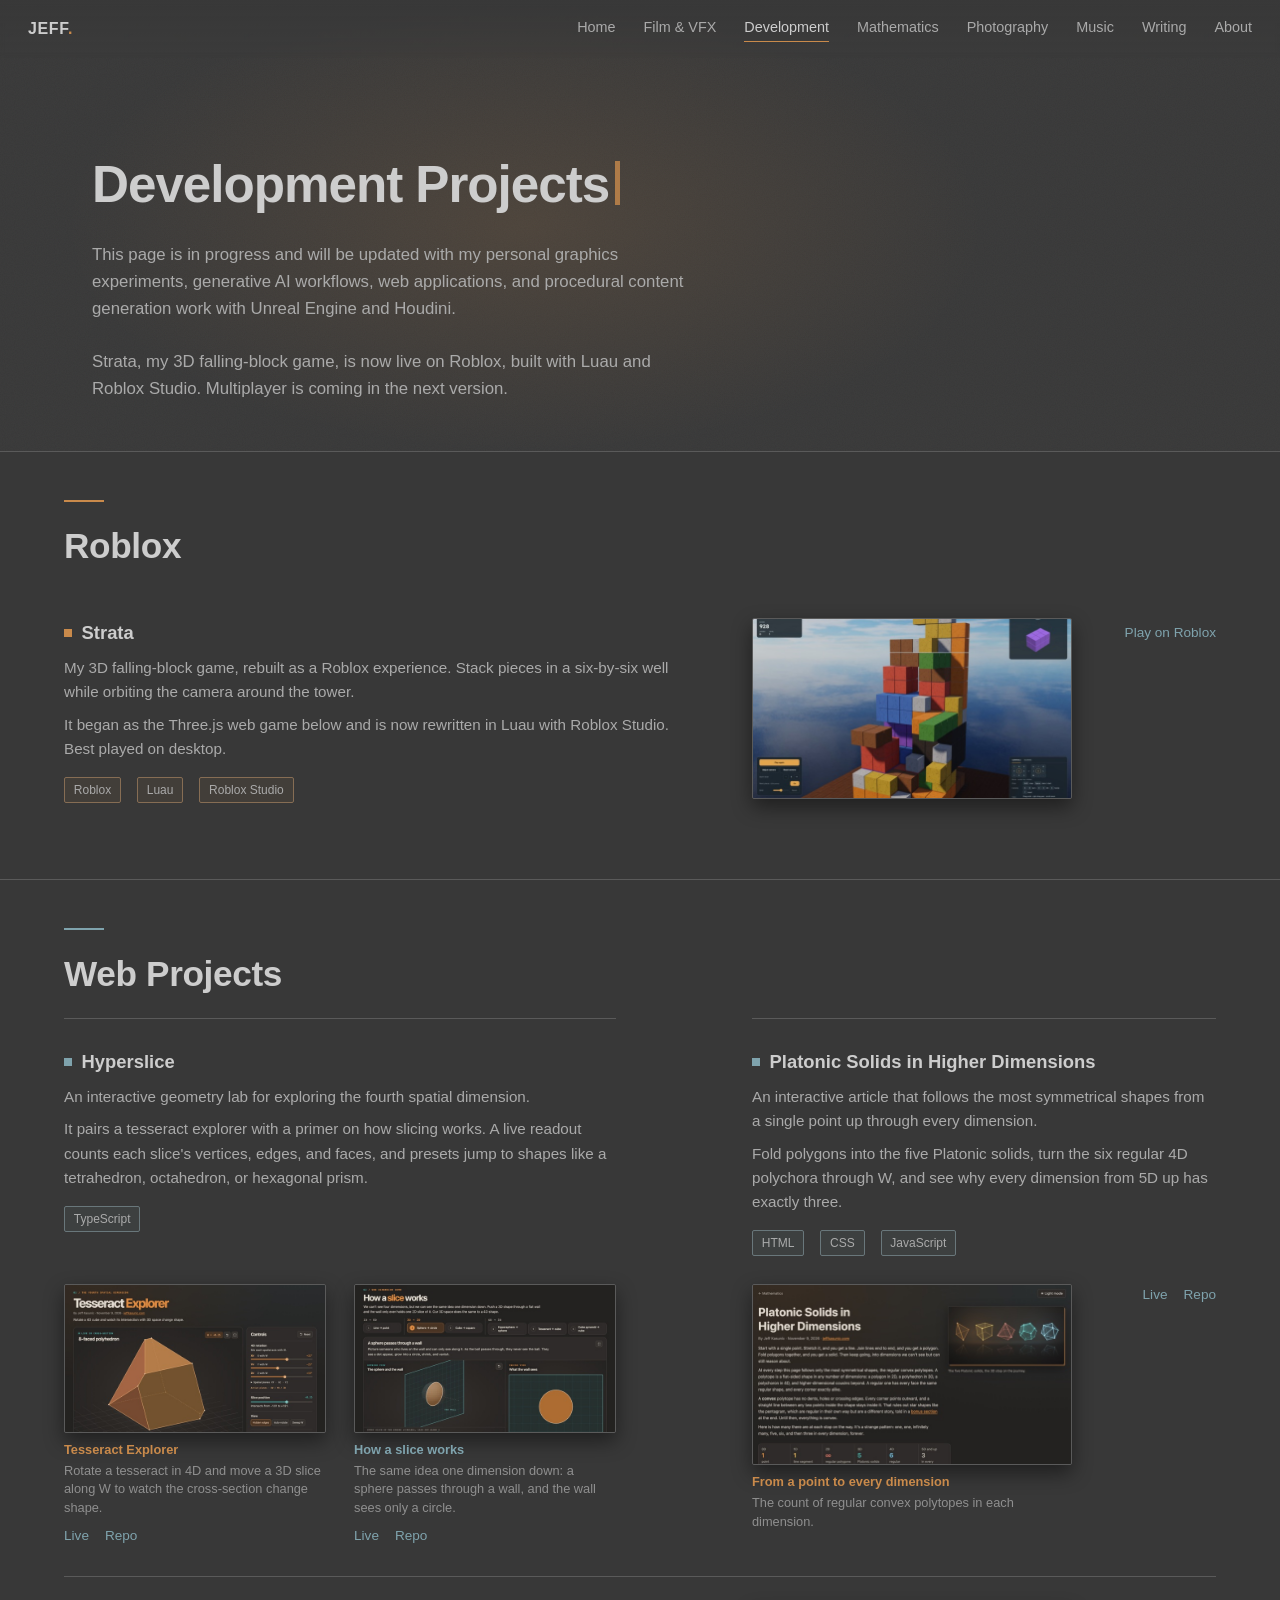
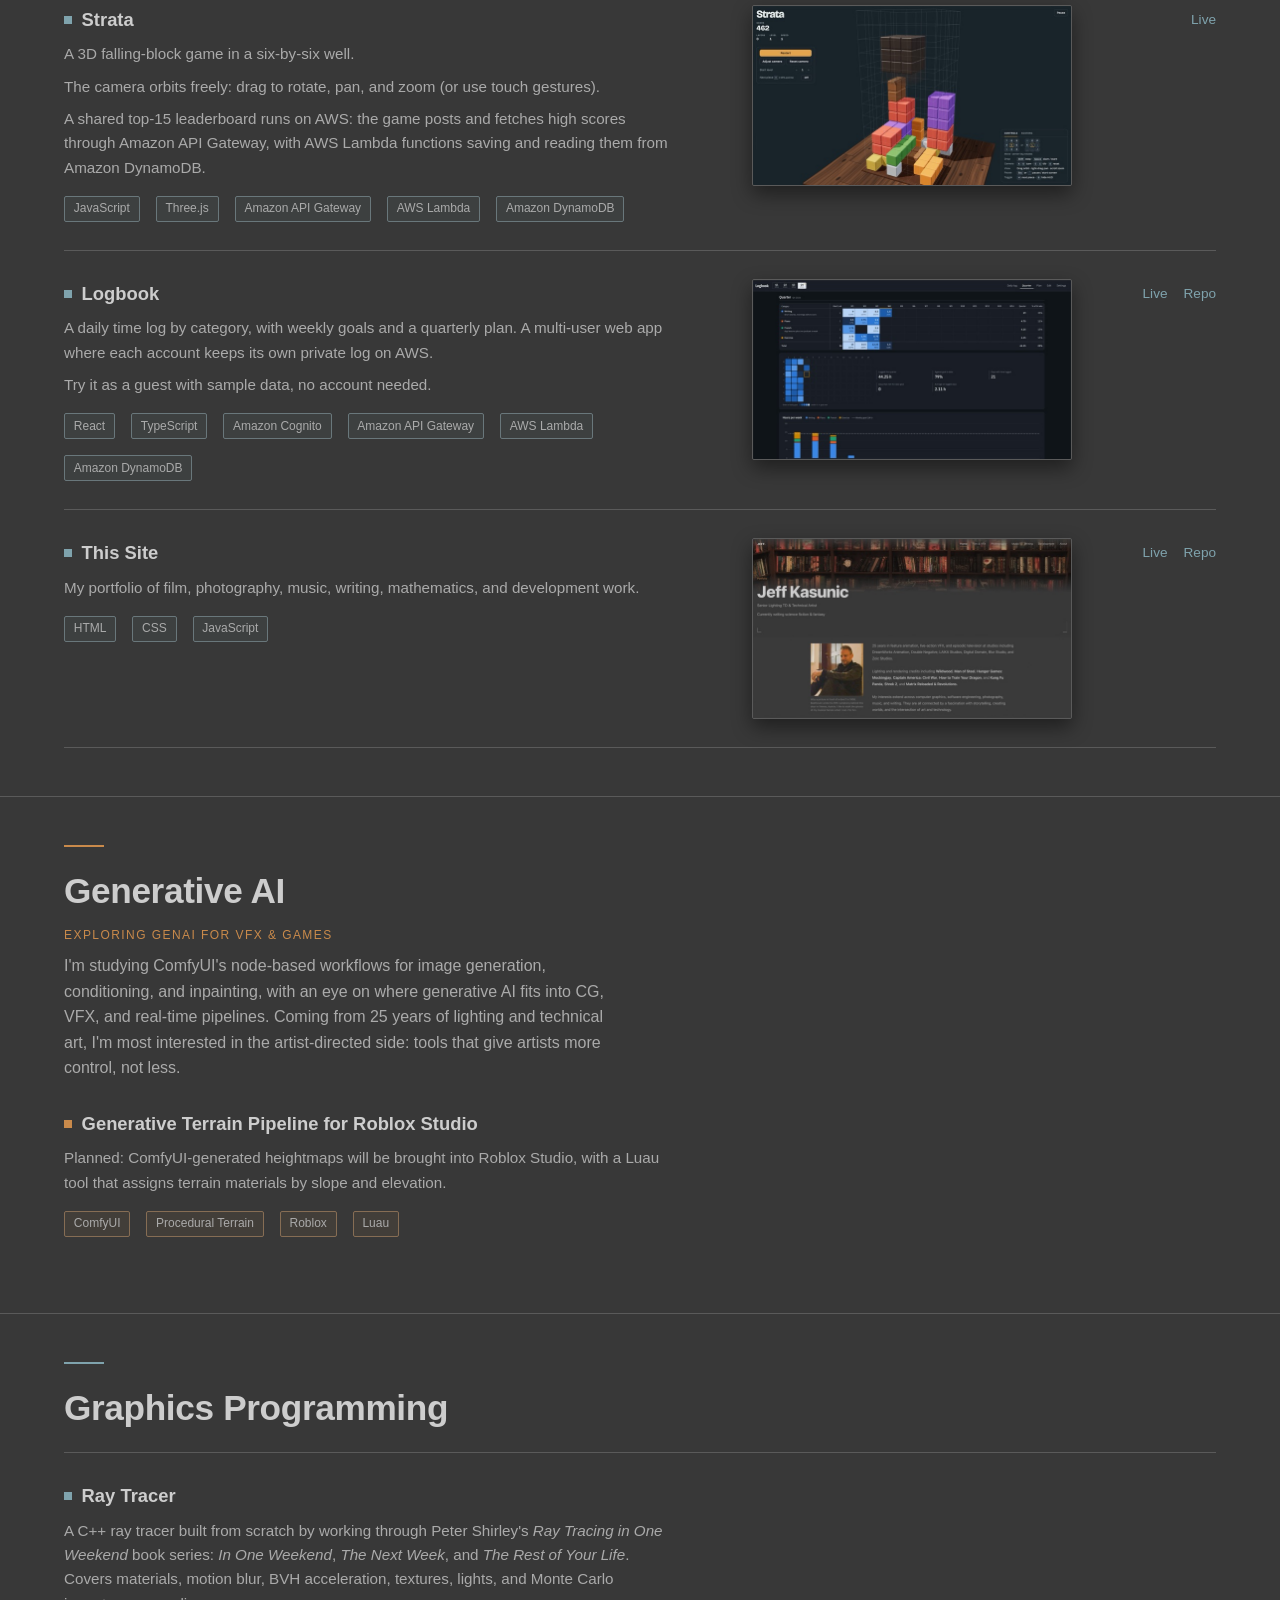
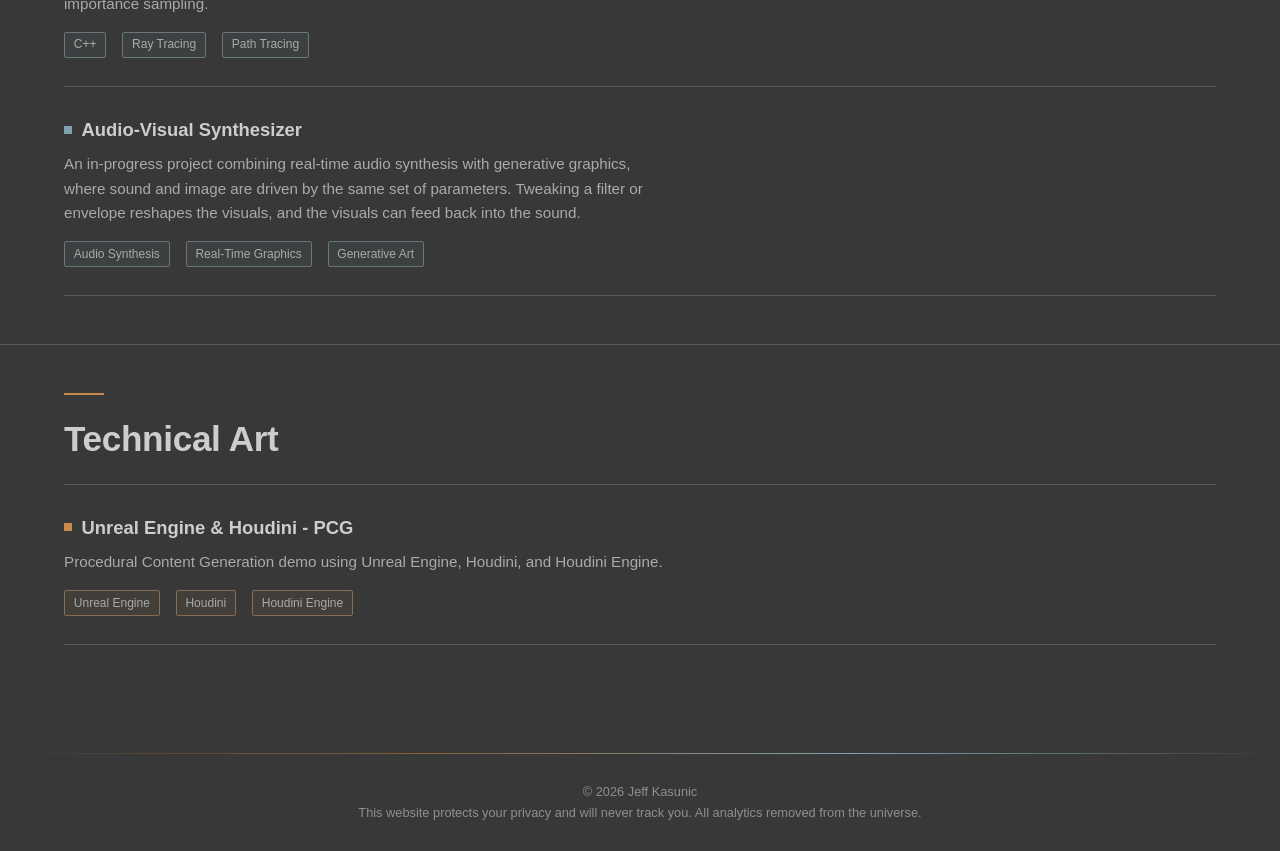
<file: projects.html>
<!DOCTYPE html>
<html lang="en">
<head>
<meta charset="UTF-8">
<meta name="viewport" content="width=device-width, initial-scale=1.0">
<title>Development Projects — Jeff Kasunic</title>
<meta name="description" content="Pipeline tools, generative workflows, and development projects by Jeff Kasunic.">
<link rel="icon" href="favicon.svg" type="image/svg+xml">
<link rel="icon" href="favicon-32.png" type="image/png" sizes="32x32">
<link rel="apple-touch-icon" href="apple-touch-icon.png">
<link rel="stylesheet" href="css/style.css?v=20261122d">
</head>
<body>

<header class="site-nav">
  <a href="index.html" class="site-nav__mark">JEFF<span class="dot">.</span></a>
  <nav class="site-nav__links">
    <a href="index.html">Home</a>
    <a href="film-vfx.html">Film &amp; VFX</a>
    <a href="projects.html" aria-current="page">Development</a>
    <a href="mathematics.html">Mathematics</a>
    <a href="photography.html">Photography</a>
    <a href="music.html">Music</a>
    <a href="writing.html">Writing</a>
    <a href="about.html">About</a>
  </nav>
  <button class="site-nav__toggle" aria-label="Open menu" aria-expanded="false">
    <span></span><span></span><span></span>
  </button>
</header>

<main>

  <div class="page-head page-head--dev">
    <h1>Development Projects</h1>
    <p>This page is in progress and will be updated with my personal graphics experiments, generative AI workflows,
      web applications, and procedural content generation work with Unreal Engine and Houdini.
      <br><br>
      Strata, my 3D falling-block game, is now live on Roblox, built with Luau and Roblox Studio. Multiplayer is coming in the next version.
    </p>
  </div>

  <section class="section section--projects">
    <div class="section__head">
      <h2>Roblox</h2>
    </div>

    <ul class="project-list project-list--cols project-list--no-divider">

      <li class="project-list__item" id="strata-roblox">
        <div class="project-list__text">
          <h3>Strata</h3>
          <p>My 3D falling-block game, rebuilt as a Roblox experience. Stack pieces in a
            six-by-six well while orbiting the camera around the tower.</p>
          <p>It began as the Three.js web game below and is now rewritten
            in Luau with Roblox Studio. Best played on desktop.</p>
          <ul class="tag-list">
            <li>Roblox</li><li>Luau</li><li>Roblox Studio</li>
          </ul>
        </div>
        <a class="project-list__shot project-list__shot--link" href="https://www.roblox.com/games/70414998119367/Strata" target="_blank" rel="noopener" aria-label="Play Strata on Roblox">
          <img src="assets/projects/Strata_Roblox_sm.jpg" width="640" height="360" alt="Strata on Roblox: a tall tower of colored blocks stacked in a well above a sky of clouds">
        </a>
        <div class="project-list__links">
          <a href="https://www.roblox.com/games/70414998119367/Strata" target="_blank" rel="noopener">Play on Roblox</a>
        </div>
      </li>

    </ul>
  </section>

  <section class="section section--projects accent-cyan">
    <div class="section__head">
      <h2>Web Projects</h2>
    </div>

    <ul class="project-list project-list--cols project-list--pairs">
      <li class="project-list__item project-list__item--half" id="hyperslice">
        <div class="project-list__text">
          <h3>Hyperslice</h3>
          <p>An interactive geometry lab for exploring the fourth spatial dimension.</p>
          <p>It pairs a tesseract explorer with a primer on how slicing works. A live readout counts
            each slice's vertices, edges, and faces, and presets jump to shapes like a tetrahedron,
            octahedron, or hexagonal prism.</p>
          <ul class="tag-list">
            <li>TypeScript</li>
          </ul>
        </div>
        <div class="project-list__shots">
          <figure class="project-list__figure">
            <a class="project-list__shot project-list__shot--link" href="https://jeffkasunic.com/hyperslice/" target="_blank" rel="noopener" aria-label="Open Tesseract Explorer">
              <img src="assets/projects/Explorer_sm.jpg" width="640" height="360" alt="Hyperslice showing an 8-faced polyhedron cut from a rotated tesseract, with rotation and slice controls" loading="lazy">
            </a>
            <figcaption>
              <span class="project-list__caption-title">Tesseract Explorer</span>
              Rotate a tesseract in 4D and move a 3D slice along W to watch the cross-section change shape.
            </figcaption>
            <div class="project-list__links">
              <a href="https://jeffkasunic.com/hyperslice/" target="_blank" rel="noopener" aria-label="Live: Tesseract Explorer">Live</a>
              <a href="https://github.com/jeffkasunic/Hyperslice" target="_blank" rel="noopener">Repo</a>
            </div>
          </figure>
          <figure class="project-list__figure">
            <a class="project-list__shot project-list__shot--link" href="https://jeffkasunic.com/hyperslice/#primer" target="_blank" rel="noopener" aria-label="Open the How a slice works primer">
              <img src="assets/projects/Primer_sm.jpg" width="640" height="360" alt="Hyperslice's How a slice works primer, showing a sphere passing through a wall and the circle the wall sees" loading="lazy">
            </a>
            <figcaption>
              <span class="project-list__caption-title">How a slice works</span>
              The same idea one dimension down: a sphere passes through a wall, and the wall sees only a circle.
            </figcaption>
            <div class="project-list__links">
              <a href="https://jeffkasunic.com/hyperslice/#primer" target="_blank" rel="noopener" aria-label="Live: How a slice works">Live</a>
              <a href="https://github.com/jeffkasunic/Hyperslice" target="_blank" rel="noopener">Repo</a>
            </div>
          </figure>
        </div>
      </li>

      <li class="project-list__item project-list__item--half" id="platonic-solids">
        <div class="project-list__text">
          <h3>Platonic Solids in Higher Dimensions</h3>
          <p>An interactive article that follows the most symmetrical shapes from a single point up
            through every dimension.</p>
          <p>Fold polygons into the five Platonic solids, turn the six regular 4D polychora through W,
            and see why every dimension from 5D up has exactly three.</p>
          <ul class="tag-list">
            <li>HTML</li><li>CSS</li><li>JavaScript</li>
          </ul>
        </div>
        <div class="project-list__shots">
          <figure class="project-list__figure">
            <a class="project-list__shot project-list__shot--link" href="mathematics/platonic-solids.html" aria-label="Open Platonic Solids in Higher Dimensions">
              <img src="assets/projects/PlatonicSolids_sm.jpg" width="640" height="360" alt="Platonic Solids in Higher Dimensions article, with the five Platonic solids as glowing wireframes and a count of regular polytopes in each dimension" loading="lazy">
            </a>
            <figcaption>
              <span class="project-list__caption-title">From a point to every dimension</span>
              The count of regular convex polytopes in each dimension.
            </figcaption>
            <div class="project-list__links">
              <a href="mathematics/platonic-solids.html">Live</a>
              <a href="https://github.com/jeffkasunic/MyWebsite/blob/main/mathematics/platonic-solids.html" target="_blank" rel="noopener">Repo</a>
            </div>
          </figure>
        </div>
      </li>

      <li class="project-list__item">
        <div class="project-list__text">
          <h3>Strata</h3>
          <p>A 3D falling-block game in a six-by-six well.</p>
          <p>The camera orbits freely: drag to rotate, pan, and zoom (or use touch gestures).</p>
          <p>A shared top-15 leaderboard runs on AWS: the game posts and fetches high scores
            through Amazon API Gateway, with AWS Lambda functions saving and reading them from
            Amazon DynamoDB.</p>
          <ul class="tag-list">
            <li>JavaScript</li><li>Three.js</li><li>Amazon API Gateway</li><li>AWS Lambda</li><li>Amazon DynamoDB</li>
          </ul>
        </div>
        <a class="project-list__shot project-list__shot--link" href="https://jeffkasunic.com/strata/" target="_blank" rel="noopener" aria-label="Open Strata">
          <img src="assets/projects/Strata_02_sm.jpg" width="640" height="360" alt="Strata game showing falling blocks in a 3D well" loading="lazy">
        </a>
        <div class="project-list__links">
          <a href="https://jeffkasunic.com/strata/" target="_blank" rel="noopener">Live</a>
        </div>
      </li>

      <li class="project-list__item">
        <div class="project-list__text">
          <h3>Logbook</h3>
          <p>A daily time log by category, with weekly goals and a quarterly plan. A multi-user
            web app where each account keeps its own private log on AWS.
          </p>
          <p>Try it as a guest with sample data, no account needed.</p>
          <ul class="tag-list">
            <li>React</li><li>TypeScript</li><li>Amazon Cognito</li><li>Amazon API Gateway</li><li>AWS Lambda</li><li>Amazon DynamoDB</li>
          </ul>
        </div>
        <a class="project-list__shot project-list__shot--link" href="https://jeffkasunic.com/logbook/" target="_blank" rel="noopener" aria-label="Open Logbook">
          <img src="assets/projects/Logbook_01_sm.jpg" width="640" height="360" alt="Logbook app showing a weekly time log by category" loading="lazy">
        </a>
        <div class="project-list__links">
          <a href="https://jeffkasunic.com/logbook/" target="_blank" rel="noopener">Live</a>
          <a href="https://github.com/jeffkasunic/Logbook" target="_blank" rel="noopener">Repo</a>
        </div>
      </li>

      <li class="project-list__item">
        <div class="project-list__text">
          <h3>This Site</h3>
          <p>My portfolio of film, photography, music, writing, mathematics, and development work.</p>
          <ul class="tag-list">
            <li>HTML</li><li>CSS</li><li>JavaScript</li>
          </ul>
        </div>
        <a class="project-list__shot project-list__shot--link" href="https://jeffkasunic.com/" aria-label="Open this site's home page">
          <img src="assets/projects/MyWebsite_sm.jpg" width="640" height="360" alt="Home page of this site" loading="lazy">
        </a>
        <div class="project-list__links">
          <a href="https://jeffkasunic.com/">Live</a>
          <a href="https://github.com/jeffkasunic/MyWebsite" target="_blank" rel="noopener">Repo</a>
        </div>
      </li>

    </ul>
  </section>

  <section class="section section--projects">
    <div class="section__head">
      <h2>Generative AI</h2>
      <p class="section__eyebrow">Exploring GenAI for VFX &amp; Games</p>
      <p class="section__intro">I'm studying ComfyUI's node-based workflows for image generation, conditioning, and
        inpainting, with an eye on where generative AI fits into CG, VFX, and real-time pipelines.
        Coming from 25 years of lighting and technical art, I'm most interested in the
        artist-directed side: tools that give artists more control, not less.</p>
    </div>

    <ul class="project-list project-list--cols project-list--no-divider">

      <li class="project-list__item">
        <div class="project-list__text">
          <h3>Generative Terrain Pipeline for Roblox Studio</h3>
          <p>Planned: ComfyUI-generated heightmaps will be brought into Roblox Studio, with a Luau
            tool that assigns terrain materials by slope and elevation.</p>
          <ul class="tag-list">
            <li>ComfyUI</li><li>Procedural Terrain</li><li>Roblox</li><li>Luau</li>
          </ul>
        </div>
      </li>

    </ul>
  </section>

  <section class="section section--projects accent-cyan">
    <div class="section__head">
      <h2>Graphics Programming</h2>
    </div>

    <ul class="project-list project-list--cols">

      <li class="project-list__item">
        <div class="project-list__text">
          <h3>Ray Tracer</h3>
          <p>A C++ ray tracer built from scratch by working through Peter Shirley's <em>Ray Tracing in One Weekend</em> book series: <em>In One Weekend</em>, <em>The Next Week</em>, and <em>The Rest of Your Life</em>. Covers materials, motion blur, BVH acceleration, textures, lights, and Monte Carlo importance sampling.</p>
          <ul class="tag-list">
            <li>C++</li><li>Ray Tracing</li><li>Path Tracing</li>
          </ul>
        </div>
      </li>

      <li class="project-list__item">
        <div class="project-list__text">
          <h3>Audio-Visual Synthesizer</h3>
          <p><!-- EDIT: final name, tech, and links once built -->
            An in-progress project combining real-time audio synthesis with generative graphics,
            where sound and image are driven by the same set of parameters. Tweaking a filter or
            envelope reshapes the visuals, and the visuals can feed back into the sound.</p>
          <ul class="tag-list">
            <li>Audio Synthesis</li><li>Real-Time Graphics</li><li>Generative Art</li>
          </ul>
        </div>
      </li>

    </ul>
  </section>

  <section class="section section--projects">
    <div class="section__head">
      <h2>Technical Art</h2>
    </div>

    <ul class="project-list project-list--cols">

      <li class="project-list__item">
        <div class="project-list__text">
          <h3>Unreal Engine & Houdini - PCG</h3>
          <p><!-- EDIT: describe a personal graphics/rendering or creative-coding project -->
            Procedural Content Generation demo using Unreal Engine, Houdini, and Houdini Engine.</p>
          <ul class="tag-list">
            <li>Unreal Engine</li><li>Houdini</li><li>Houdini Engine</li>
          </ul>
        </div>
      </li>

    </ul>
  </section>

</main>

<footer class="site-footer">
  <p>&copy; <span id="year"></span> Jeff Kasunic</p>
  <p>This website protects your privacy and will never track you. All analytics removed from the universe.</p>
</footer>

<script src="js/main.js?v=20261111p"></script>
</body>
</html>
</file>
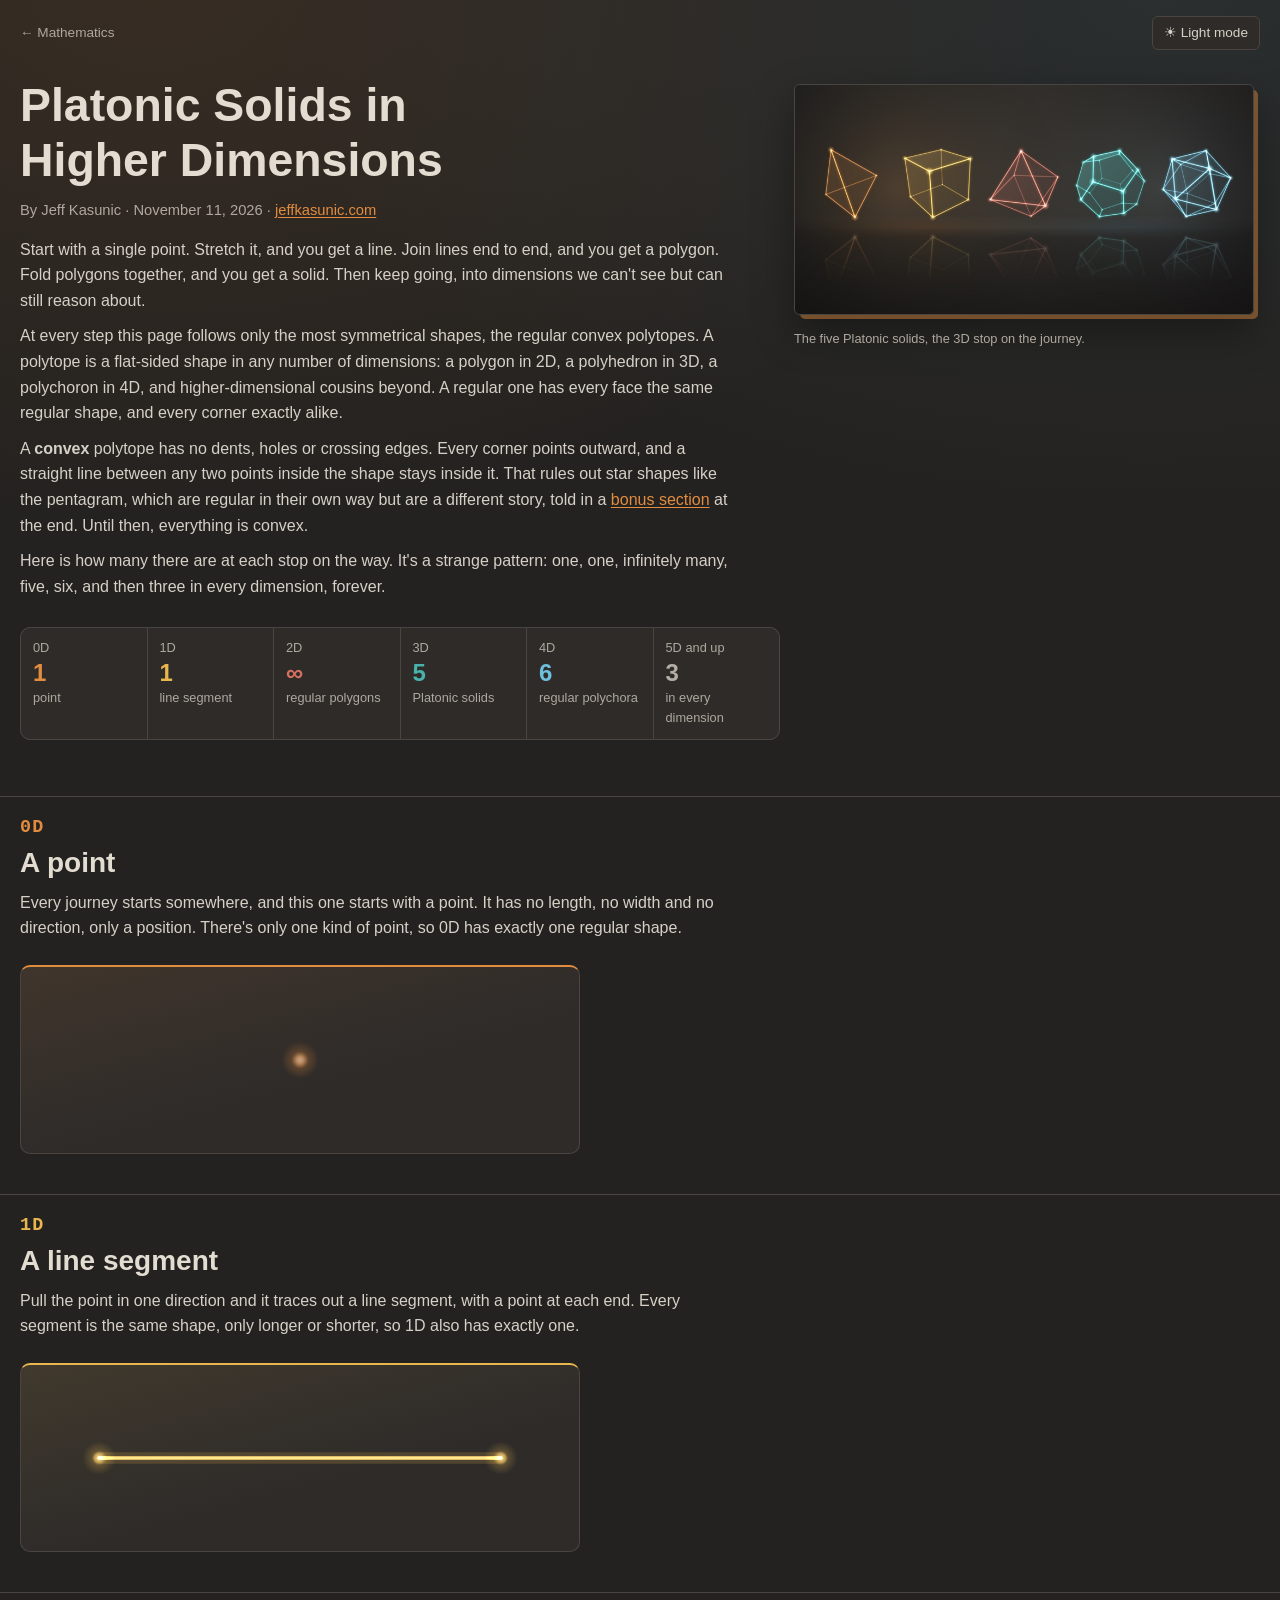
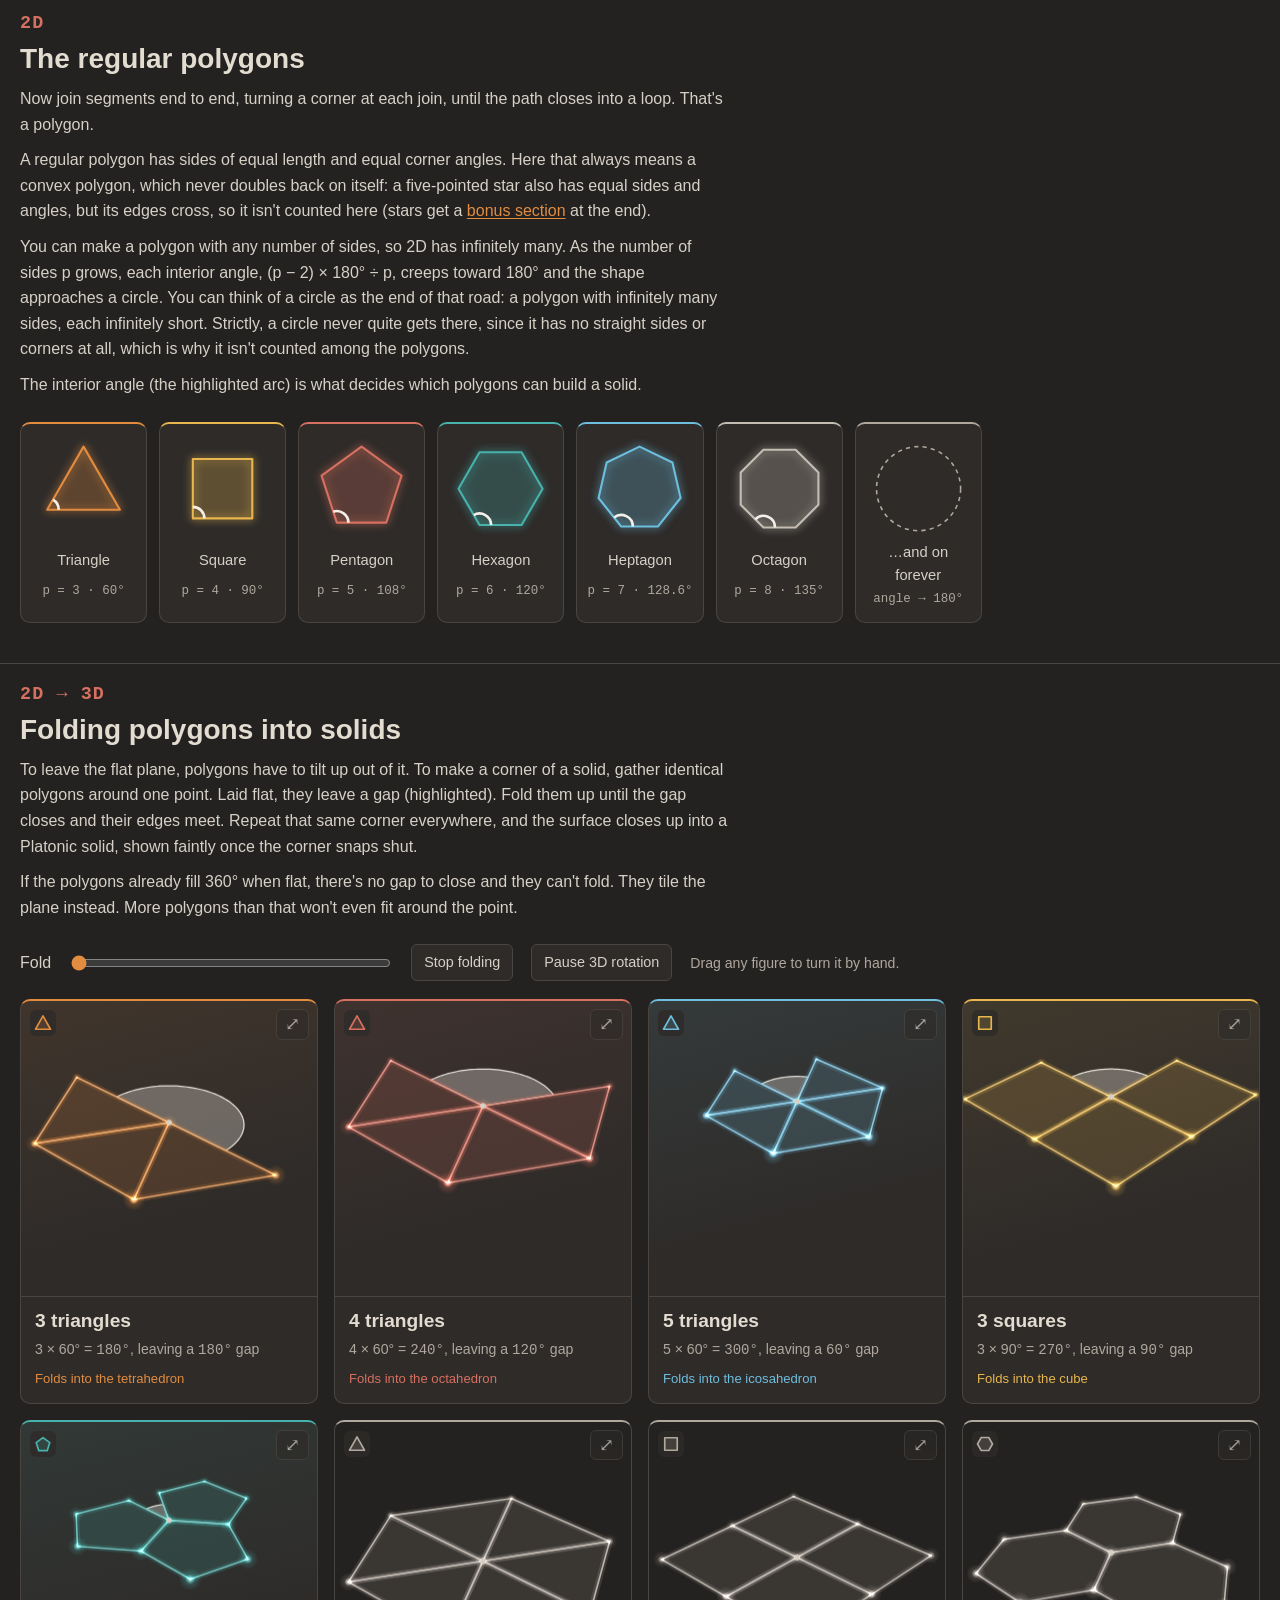
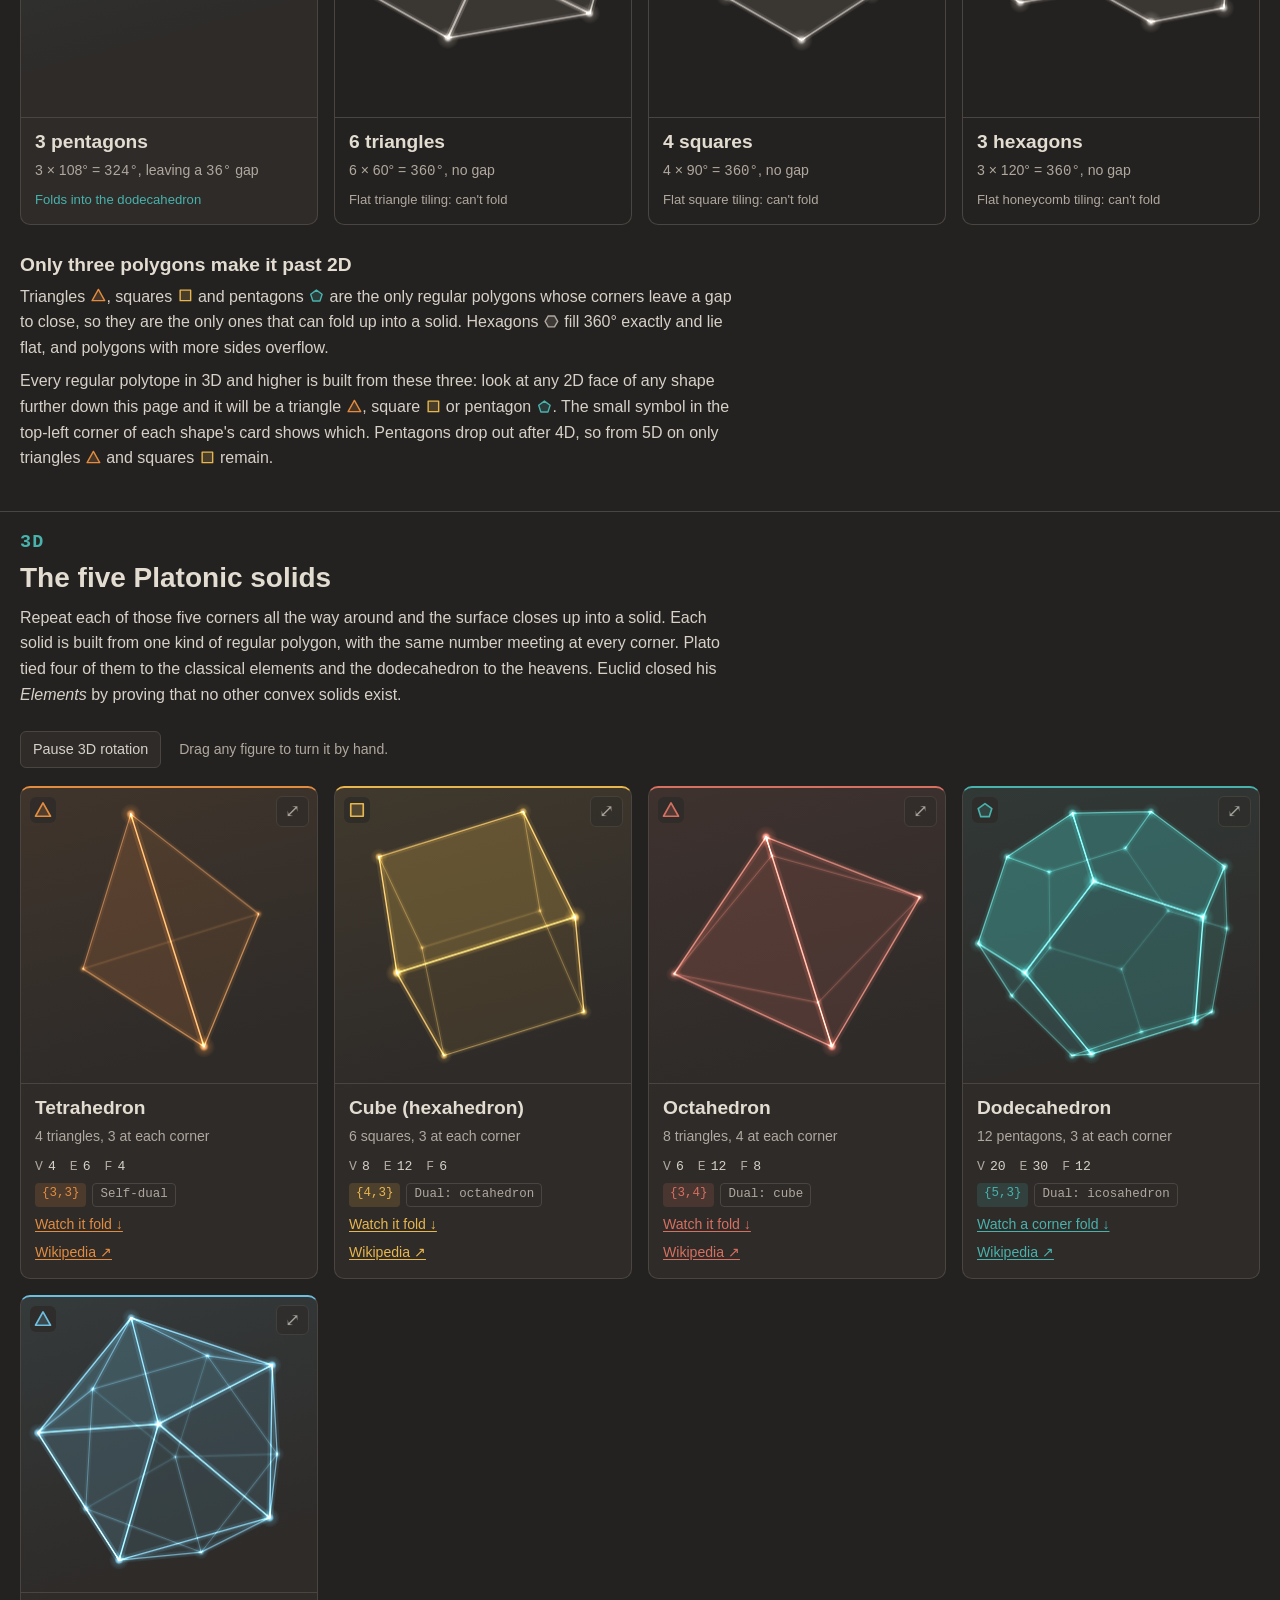
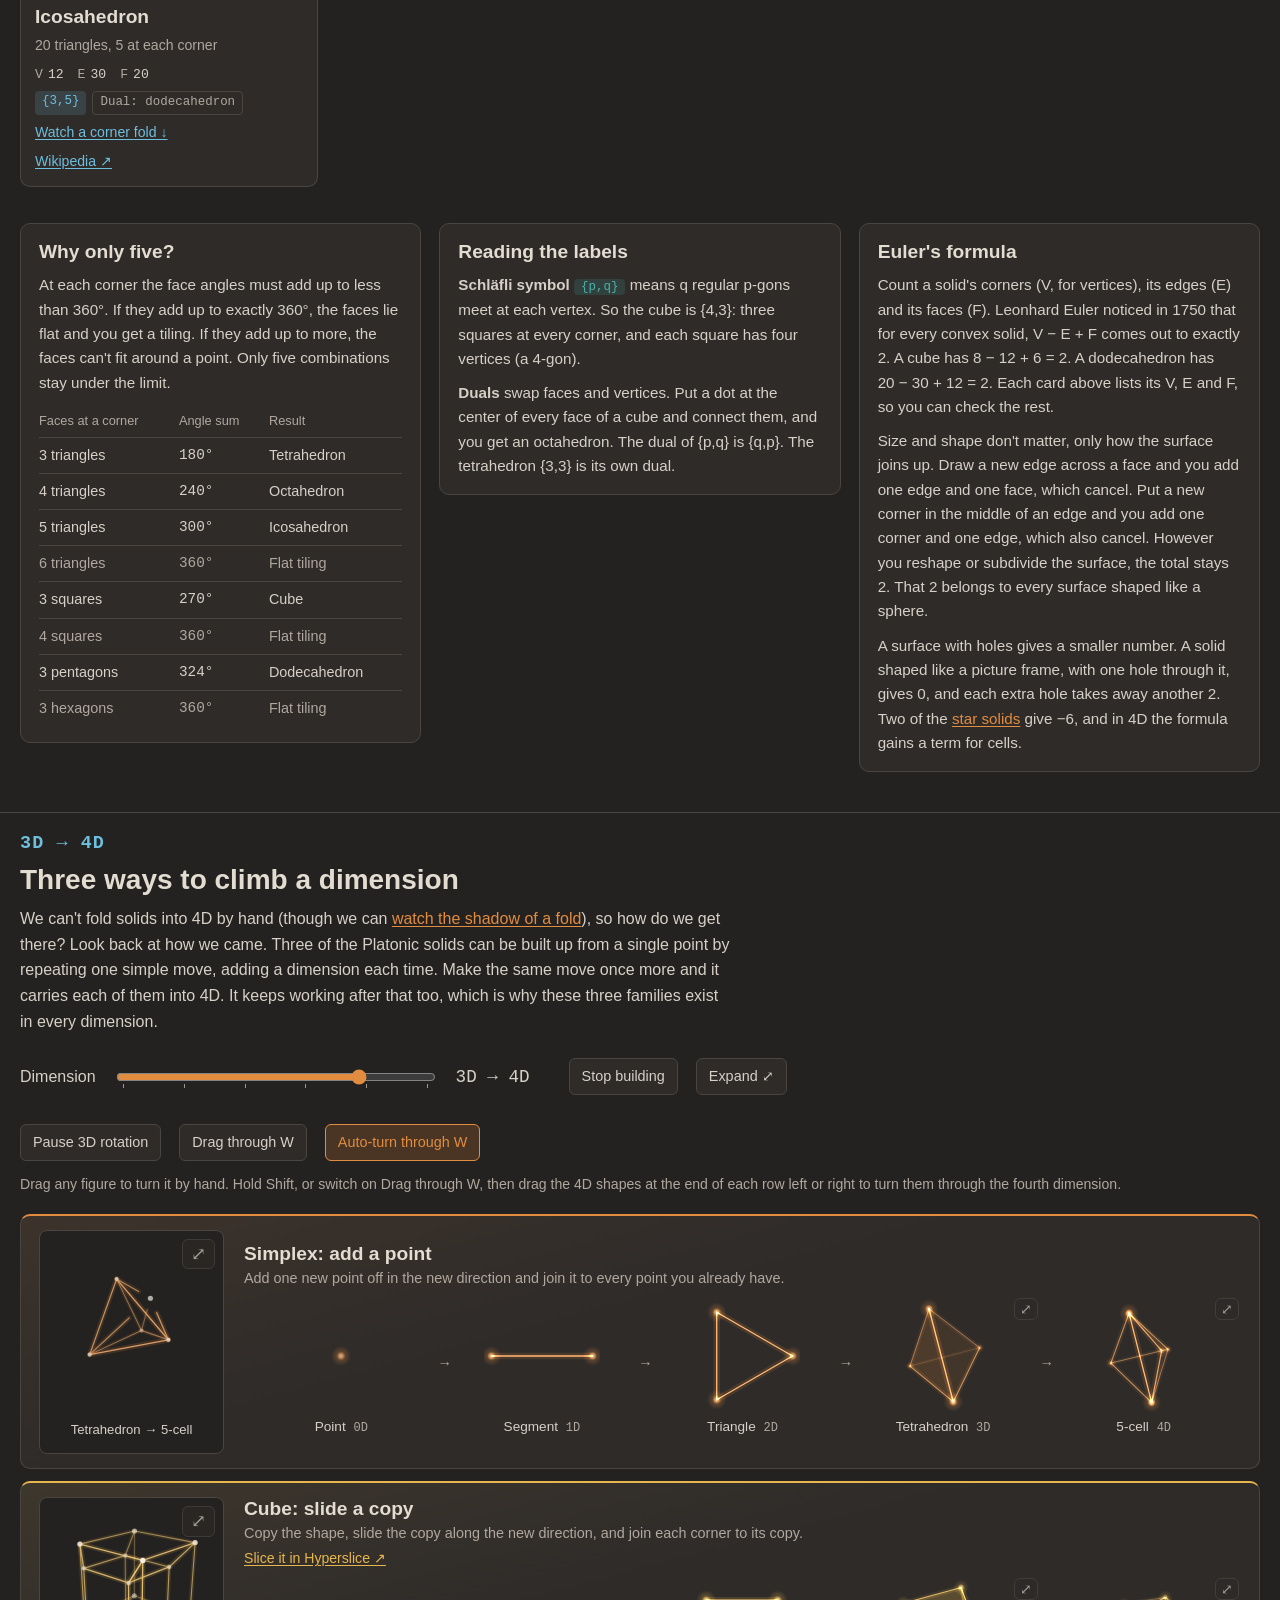
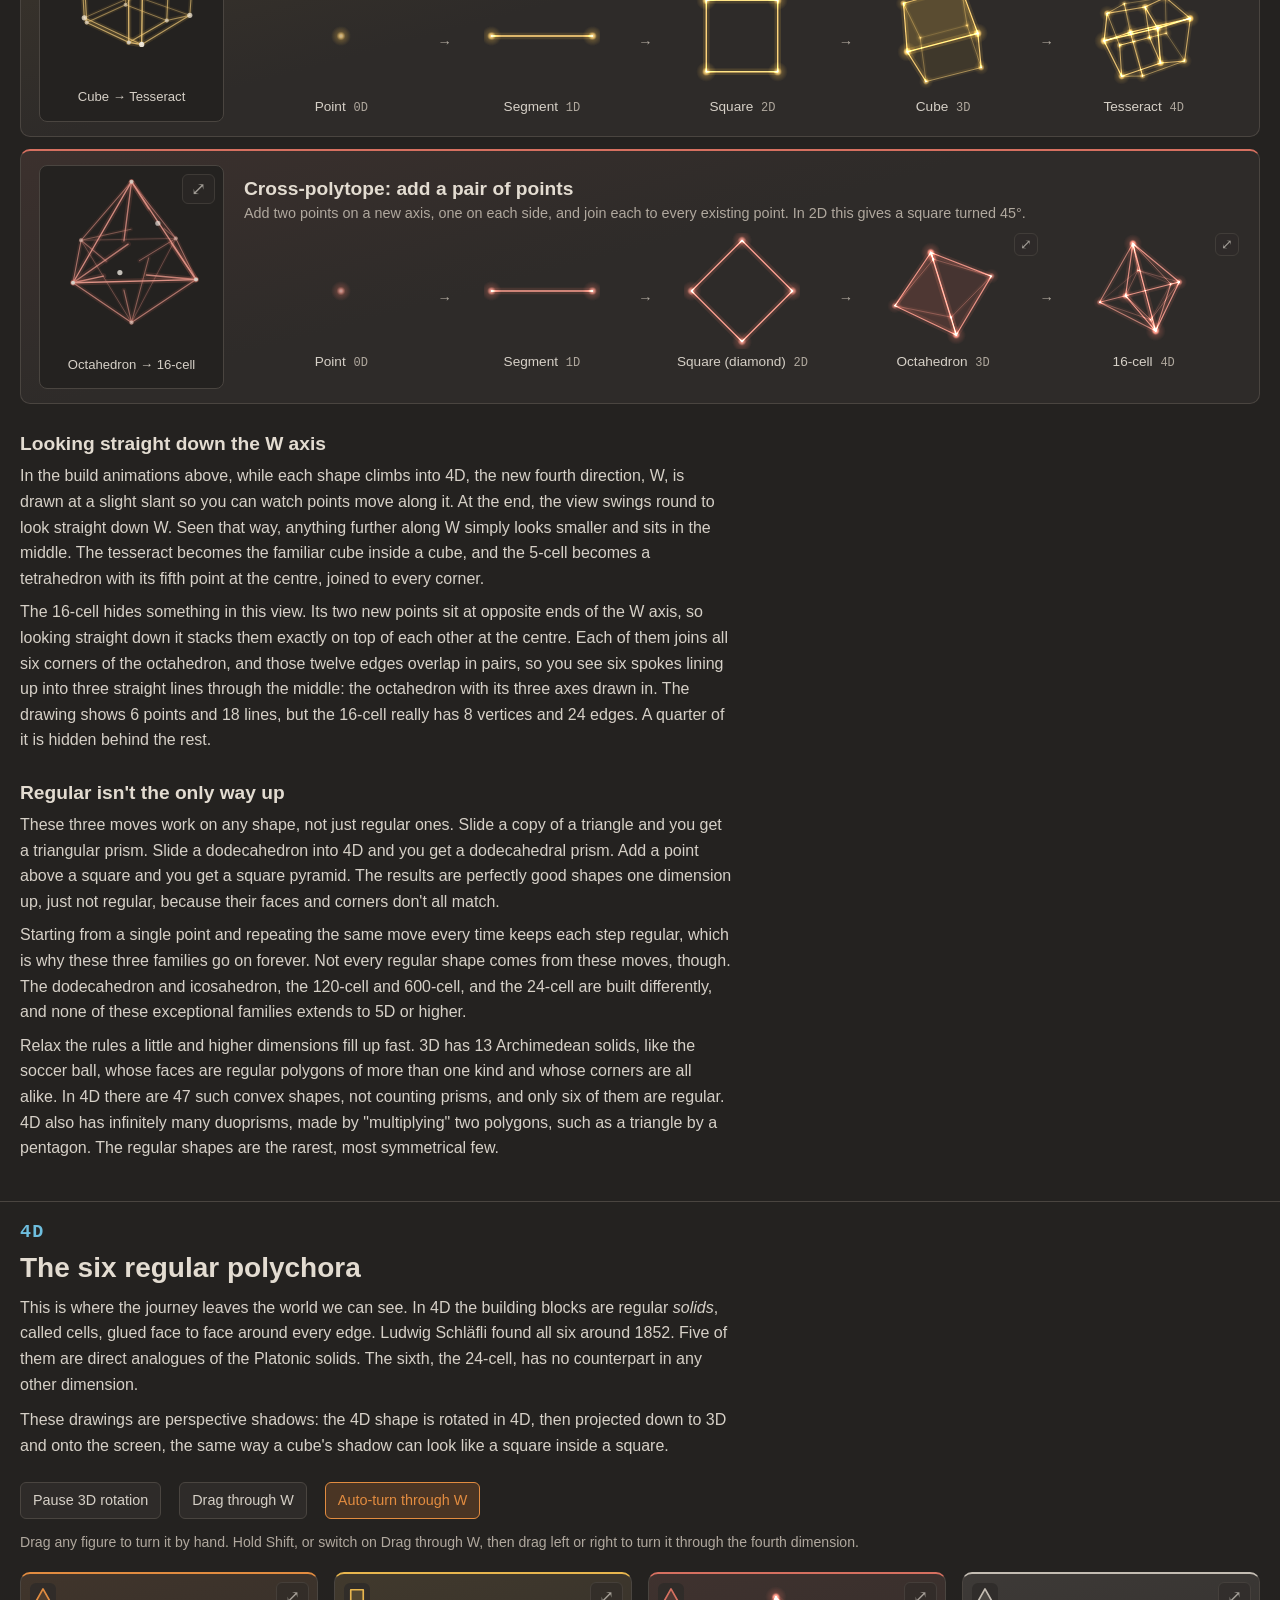
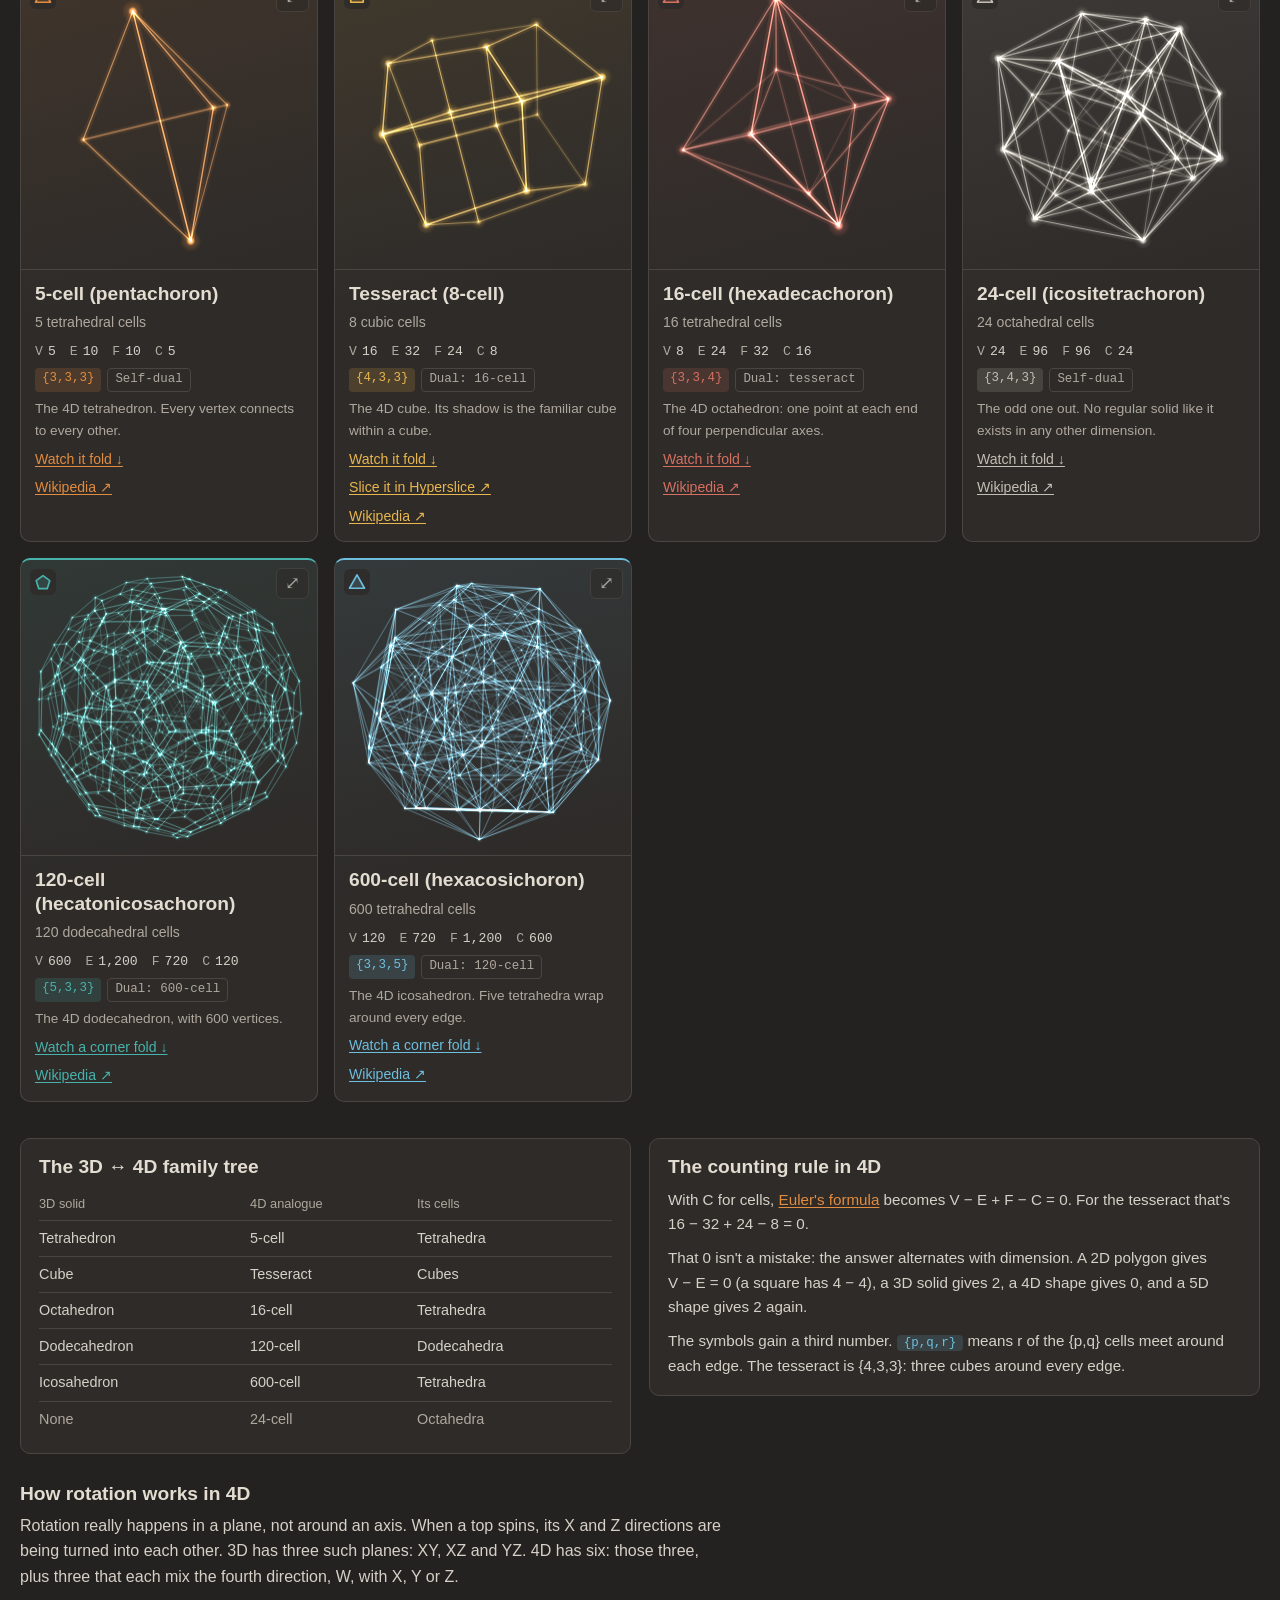
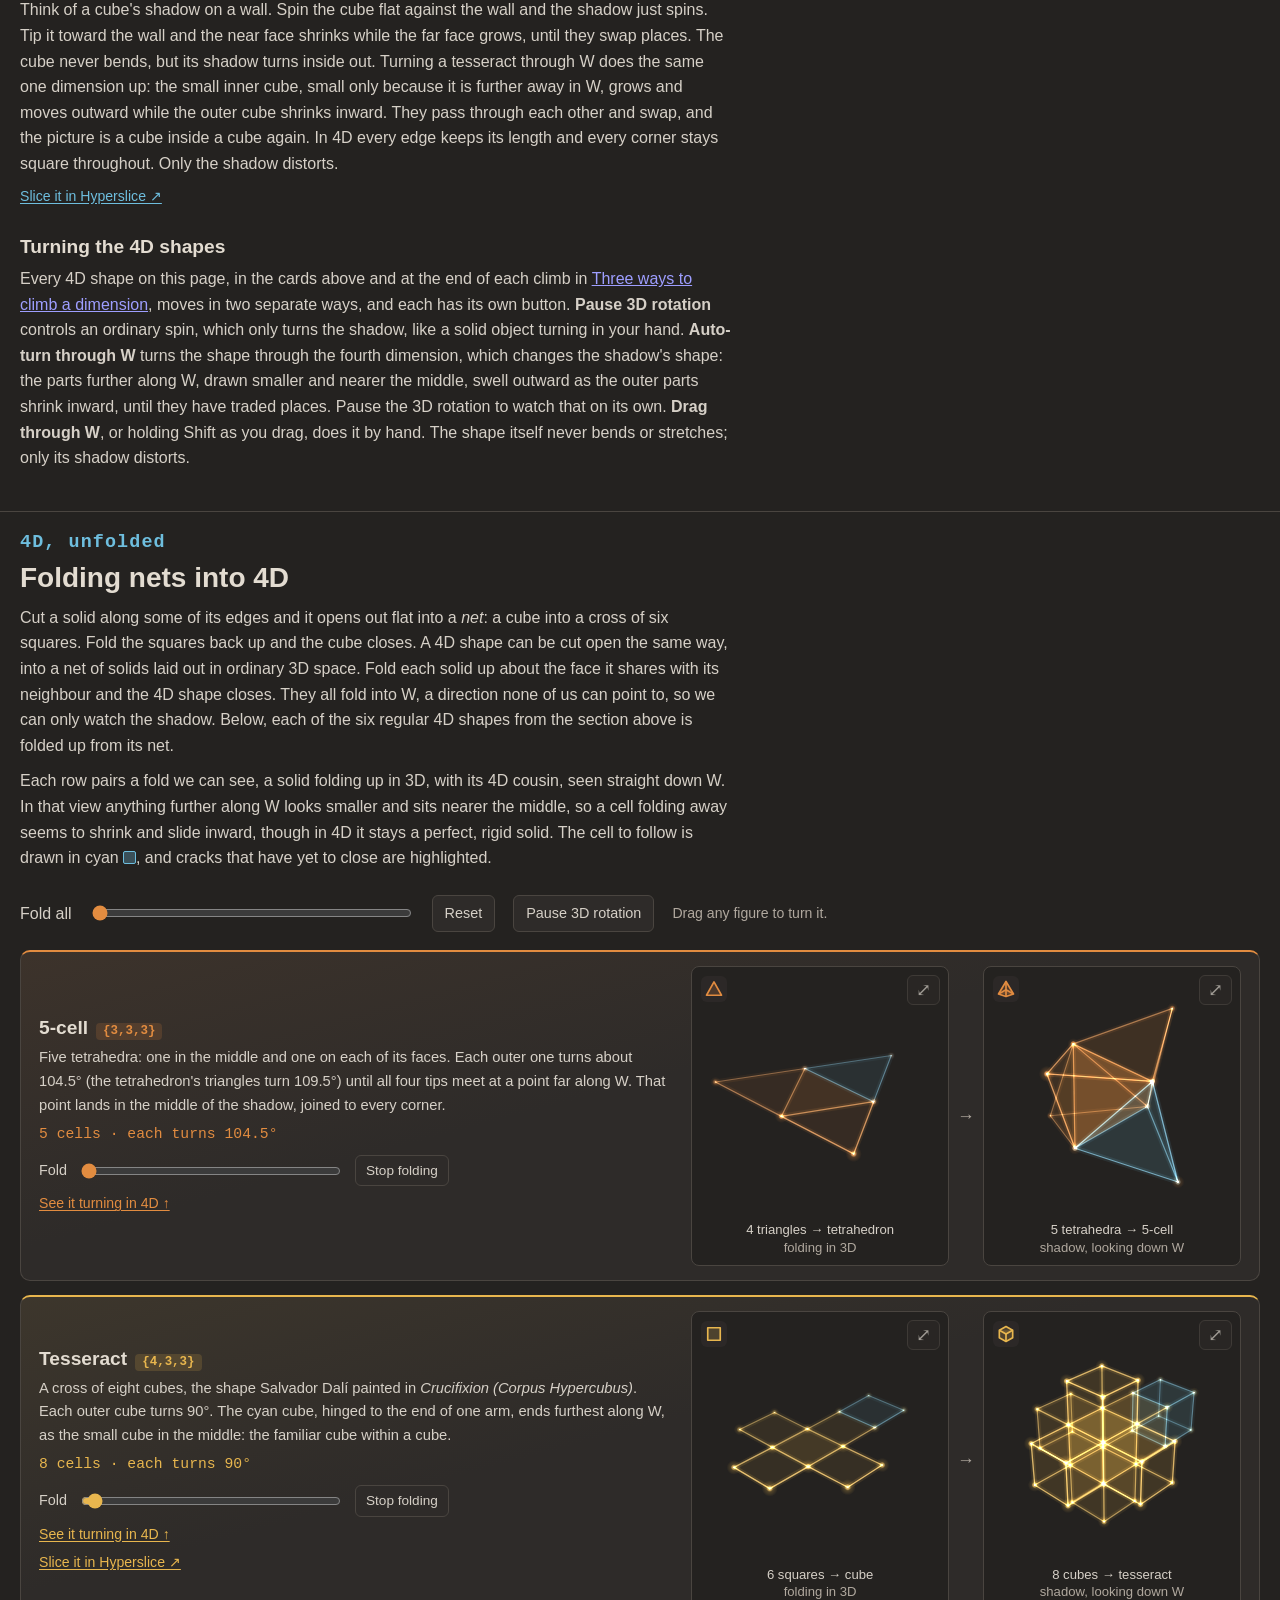
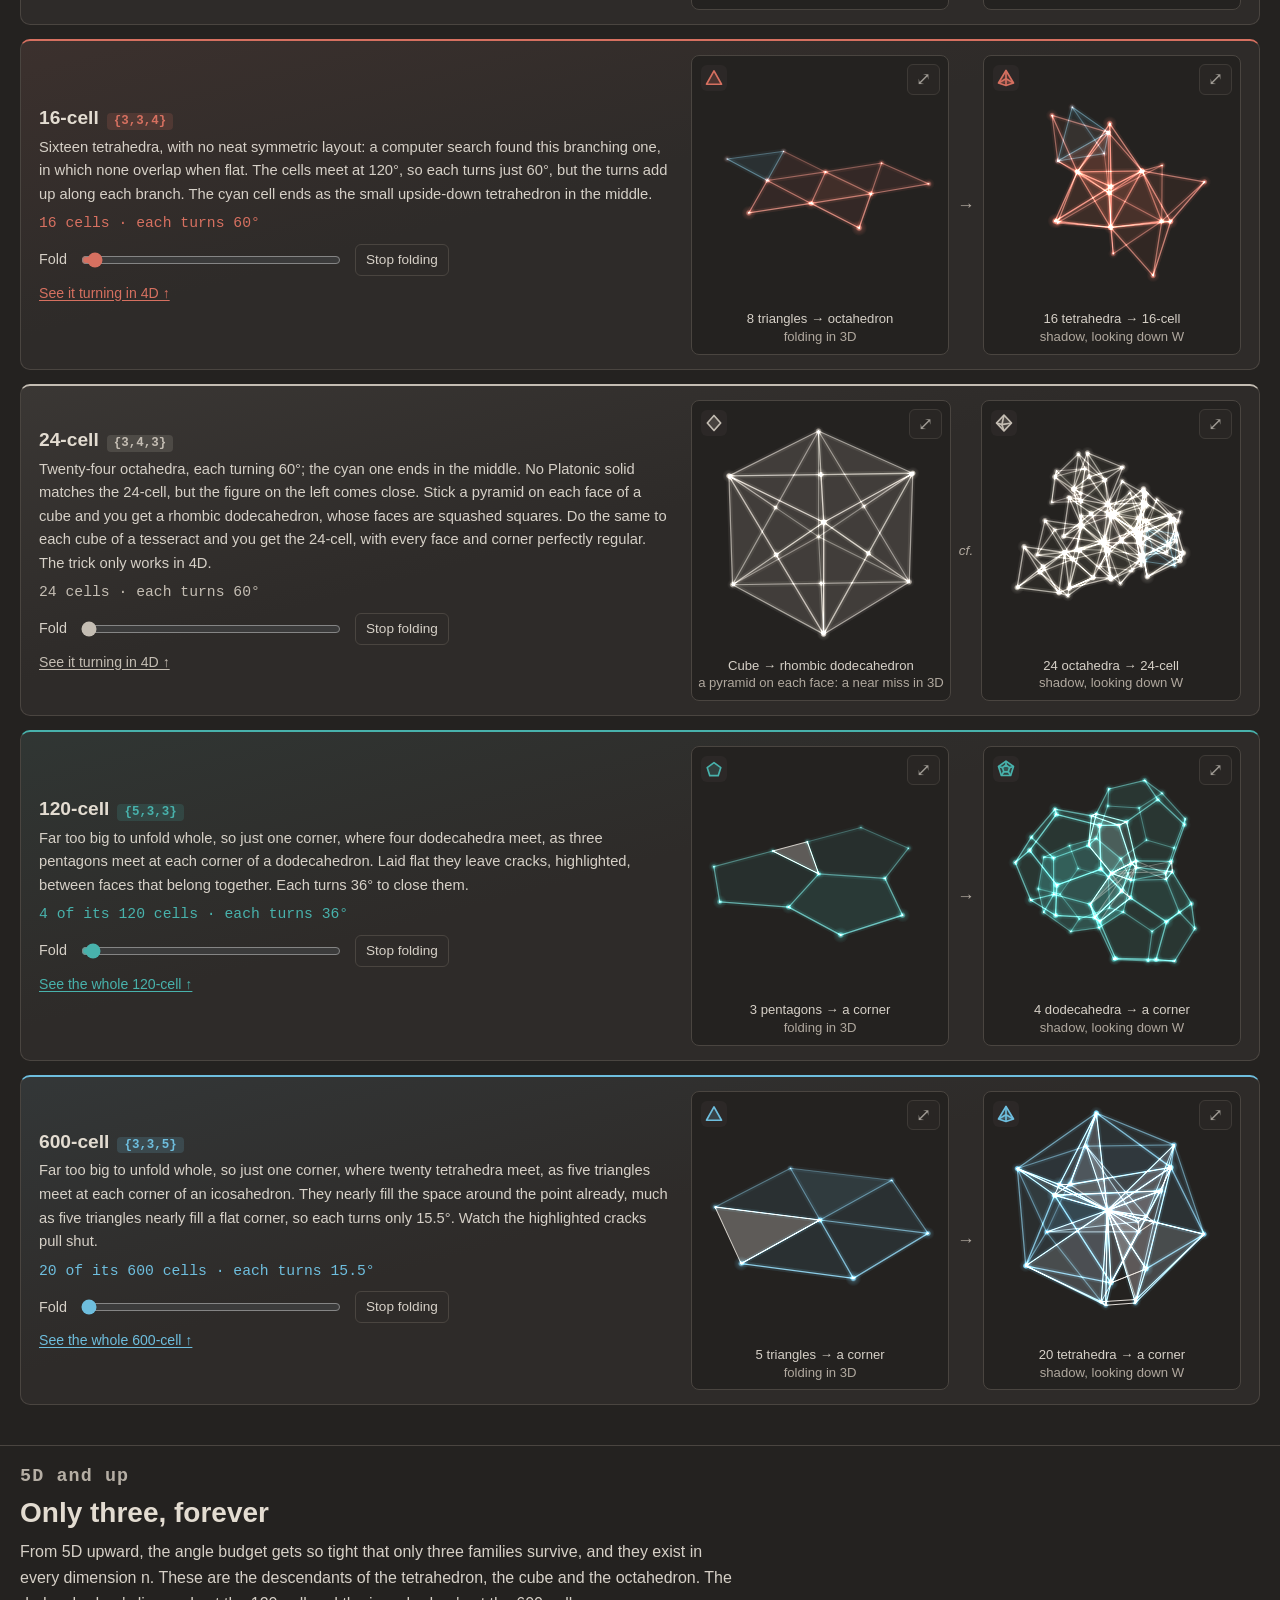
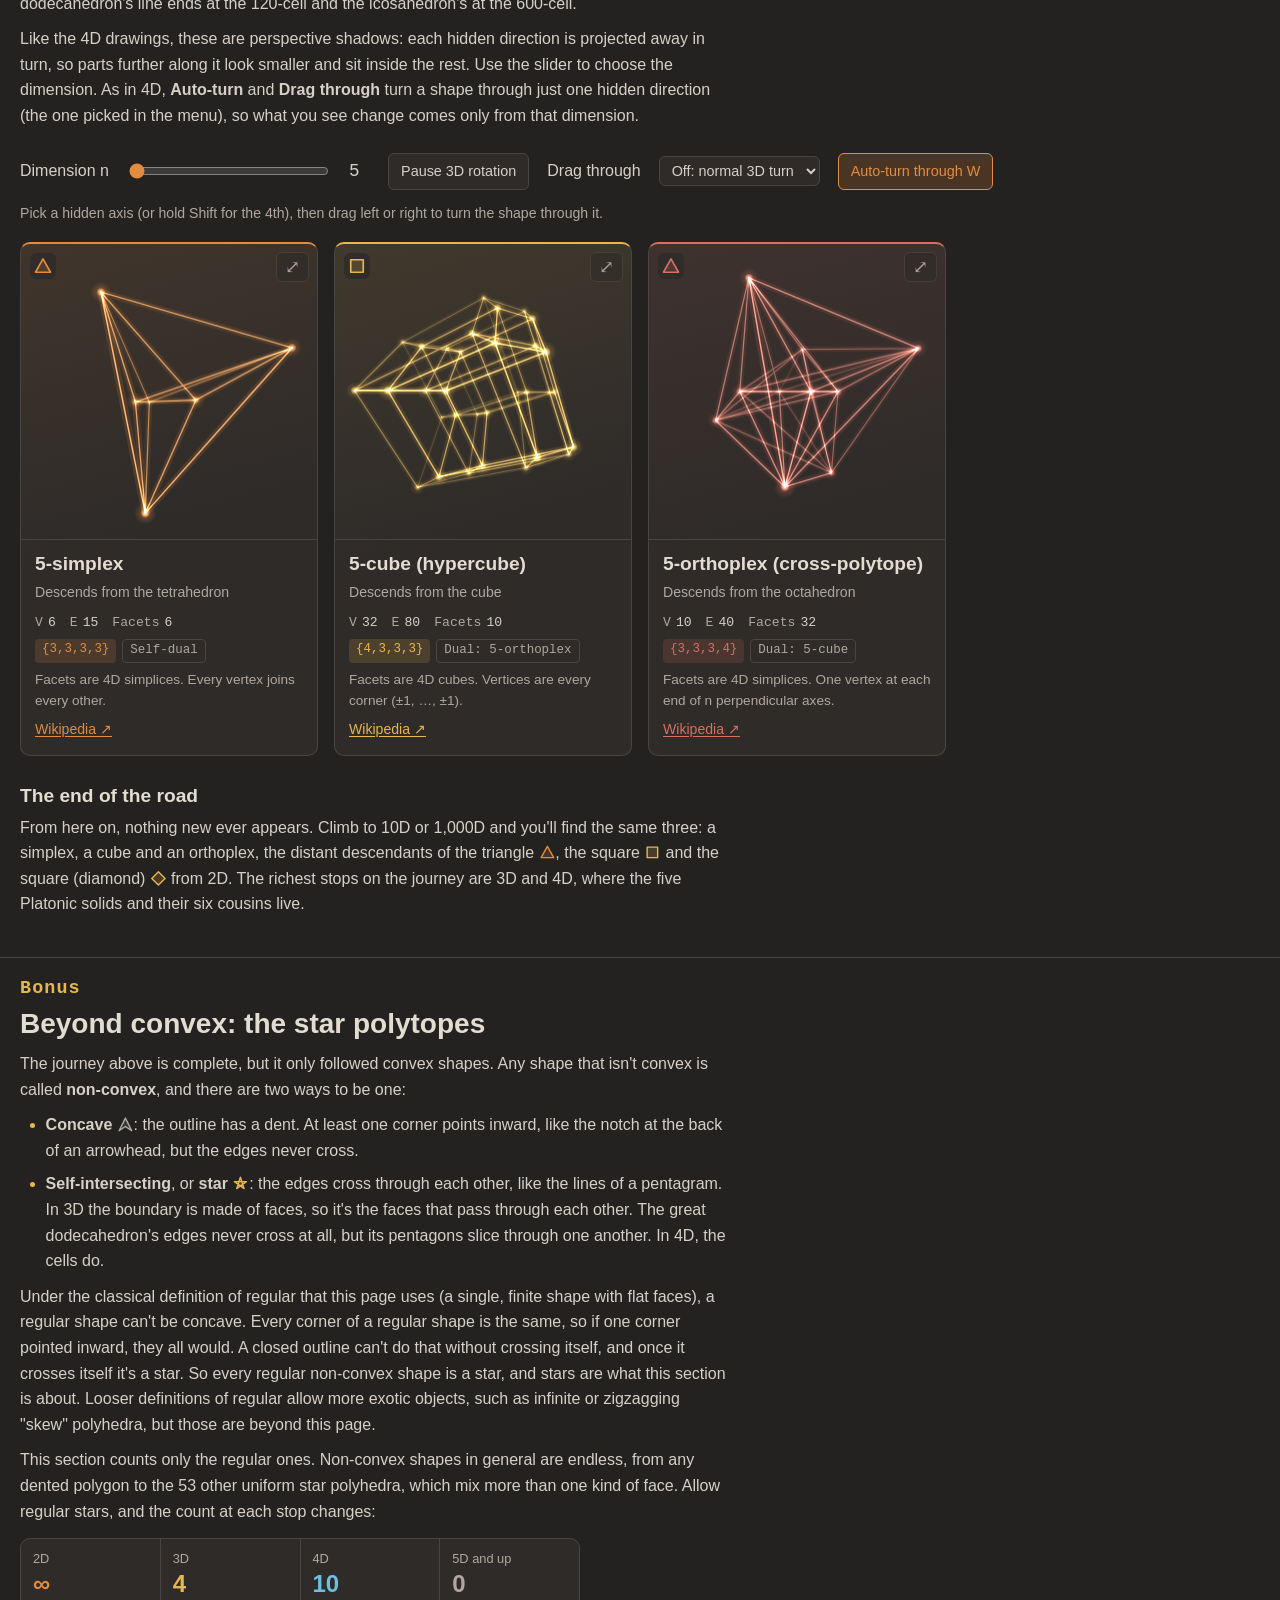
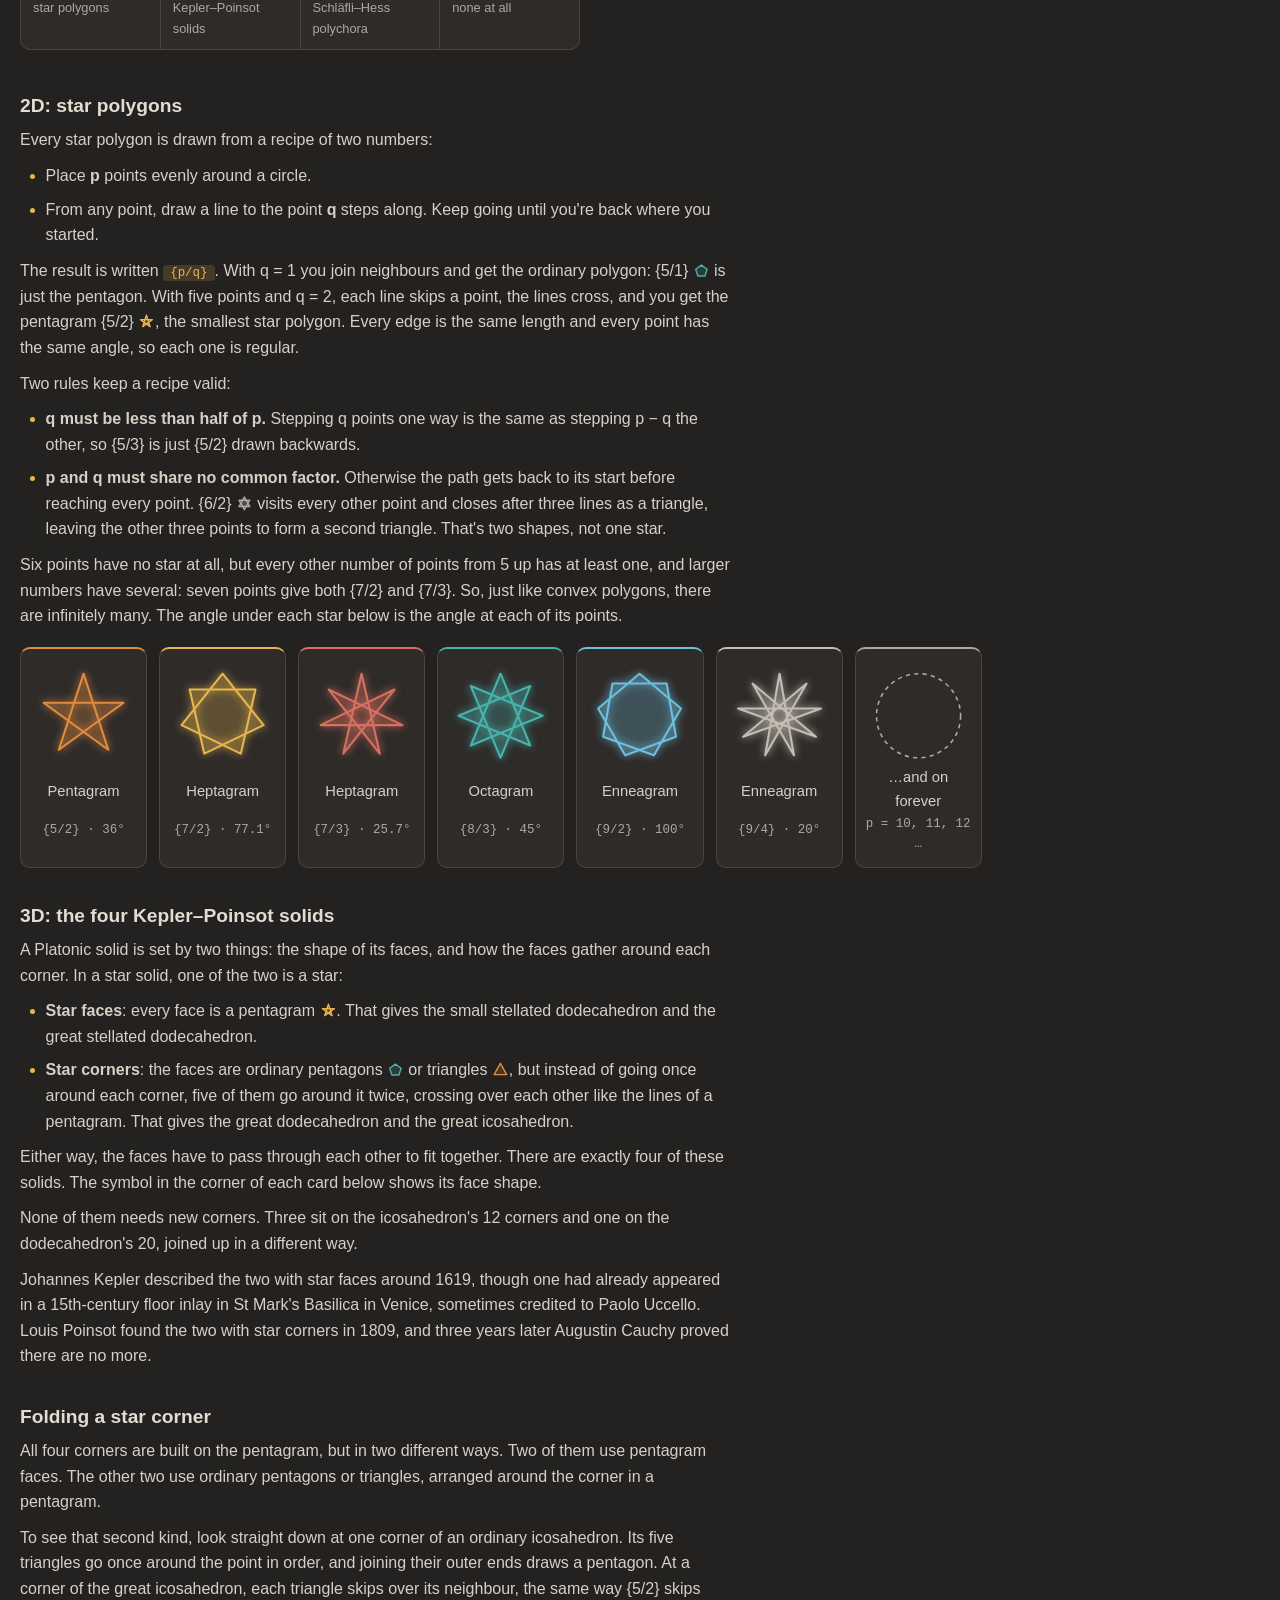
<file: mathematics/platonic-solids.html>
<!DOCTYPE html>
<html lang="en">
<head>
<meta charset="utf-8">
<meta name="viewport" content="width=device-width, initial-scale=1">
<title>Platonic Solids in Higher Dimensions</title>
<meta name="description" content="An interactive guide to the regular polytopes, from a point to the five Platonic solids, the six 4D polychora, and the three shapes in every higher dimension, with live rotating wireframes.">
<!-- Open Graph metadata for link previews (LinkedIn) -->
<meta property="og:type" content="article">
<meta property="og:title" content="Platonic Solids in Higher Dimensions">
<meta property="og:description" content="An interactive exploration of geometry, 4D projection, and regular polytopes, from a single point to shapes in eight dimensions.">
<meta property="og:url" content="https://jeffkasunic.com/mathematics/platonic-solids.html">
<meta property="og:image" content="https://jeffkasunic.com/assets/math/platonic-solids-preview.jpg?v=2">
<meta property="og:image:width" content="1733">
<meta property="og:image:height" content="907">
<meta property="og:image:type" content="image/jpeg">
<meta property="og:image:alt" content="The title Platonic Solids in Higher Dimensions above the five Platonic solids as glowing wireframes reflected on a dark floor">
<!-- X (Twitter) reads the og: tags above but needs this for the large image -->
<meta name="twitter:card" content="summary_large_image">
<link rel="icon" href="../assets/math/platonic-favicon.svg" type="image/svg+xml">
<link rel="icon" href="../assets/math/platonic-favicon-32.png" type="image/png" sizes="32x32">
<link rel="apple-touch-icon" href="../assets/math/platonic-apple-touch-icon.png">
<style>
/* Layout idea: a field guide — short prose, then a specimen grid per dimension, each specimen a live wireframe with its vital statistics. */
:root {
  /* Dark is the default theme, whatever the viewer's system setting. */
  --bg: #242220;
  --surface: #2e2b29;
  --ink: #d6d0c7;
  --heading: #e3dcd1;
  --muted: #b0a89e;
  --line: #4a4540;
  --accent: #e28c40;
  --accent-soft: #4a3524;
  --gap: #f4efe8;
  /* one colour per family, matching the image on the Mathematics page */
  --amber: #e28c40;
  --gold: #e8b64e;
  --rose: #d67060;
  --teal: #48b2ac;
  --cyan: #6ebede;
  --bone: #c4bdb3;
  --bone-soft: #b5aea4; /* the 5D-and-up text label: bone, toned down to sit with the other colours */
  --glow: 1;
  /* Same system font stack as the rest of the site (css/style.css), so the page makes no third-party requests. */
  --font-display: -apple-system, BlinkMacSystemFont, "Segoe UI", "Helvetica Neue", Arial, sans-serif;
  --font-body: -apple-system, BlinkMacSystemFont, "Segoe UI", "Helvetica Neue", Arial, sans-serif;
  --font-mono: ui-monospace, "SFMono-Regular", Menlo, Consolas, monospace;
  color-scheme: dark;
}
/* Optional light theme, chosen with the button at the top of the page. */
:root[data-mode="light"] {
  --bg: #f4f1ec;
  --surface: #ffffff;
  --ink: #3a352f;
  --heading: #1d1a16;
  --muted: #776f66;
  --line: #ddd5ca;
  --accent: #b0601c;
  --accent-soft: #f6e6d4;
  --gap: #1d1a16;
  --amber: #b8641c;
  --gold: #9a730c;
  --rose: #b04838;
  --teal: #1d7f79;
  --cyan: #26789c;
  --bone: #5a5048;
  --bone-soft: #6e655c;
  --glow: 0;
  color-scheme: light;
}
* { box-sizing: border-box; }
html { -webkit-text-size-adjust: 100%; }
body {
  margin: 0; color: var(--ink);
  background:
    radial-gradient(900px 520px at 12% 0, color-mix(in srgb, var(--amber) 10%, transparent), transparent),
    radial-gradient(900px 520px at 90% 0, color-mix(in srgb, var(--cyan) 8%, transparent), transparent),
    var(--bg);
  background-repeat: no-repeat;
  font-family: var(--font-body); font-size: 16px; line-height: 1.6;
}
.wrap { max-width: 1400px; margin: 0 auto; padding-left: 20px; padding-right: 20px; }
header { padding-top: 16px; padding-bottom: 56px; }
.page-controls { display: flex; flex-wrap: wrap; justify-content: space-between; align-items: center; gap: 8px; margin-bottom: 28px; }
.back-link { font-size: 0.85rem; color: var(--muted); text-decoration: none; transition: color 0.15s; }
.back-link:hover { color: var(--accent); }
.page-controls button { font-size: 0.85rem; padding: 5px 11px; }
h1, h2, h3 { font-family: var(--font-display); font-weight: 700; line-height: 1.2; text-wrap: balance; margin: 0; color: var(--heading); }
h1 { font-size: clamp(2rem, 4.5vw, 2.9rem); }
h2 { font-size: 1.75rem; }
h3 { font-size: 1.2rem; }
p { margin: 0; max-width: 80ch; }
.byline { margin-top: 10px; font-size: 0.92rem; color: var(--muted); }
.byline a { color: var(--accent); text-underline-offset: 2px; }
.lede { margin-top: 14px; display: grid; gap: 10px; }
.hero { float: right; width: min(40%, 460px); margin: 6px 6px 20px 32px; }
.hero img { display: block; width: 100%; height: auto; border: 1px solid var(--line); border-radius: 6px; box-shadow: 5px 5px 0 -1px color-mix(in srgb, var(--amber) 45%, transparent), 0 1rem 2.5rem rgba(0, 0, 0, 0.35); }
.hero figcaption { margin-top: 14px; font-size: 0.8rem; line-height: 1.5; color: var(--muted); }
.count-strip { clear: both; }
@media (max-width: 820px) { .hero { float: none; width: 100%; margin: 0 0 20px; } }
.mono { font-family: var(--font-mono); font-variant-numeric: tabular-nums; }

.count-strip {
  display: grid; grid-template-columns: repeat(6, 1fr); gap: 1px;
  background: var(--line); border: 1px solid var(--line); border-radius: 10px; overflow: hidden;
  margin-top: 28px; max-width: 760px;
}
.count-strip > a { display: block; background: var(--surface); padding: 10px 12px; color: inherit; text-decoration: none; transition: background-color 0.15s; }
.count-strip > a:hover { background: color-mix(in srgb, var(--accent) 8%, var(--surface)); }
.count-strip .dim { font-size: 0.8rem; color: var(--muted); }
.count-strip .num { font-family: var(--font-display); font-size: 1.5rem; font-weight: 600; line-height: 1.2; }
.count-strip .what { font-size: 0.8rem; color: var(--muted); }
.count-strip > a:nth-child(1) .num { color: var(--amber); }
.count-strip > a:nth-child(2) .num { color: var(--gold); }
.count-strip > a:nth-child(3) .num { color: var(--rose); }
.count-strip > a:nth-child(4) .num { color: var(--teal); }
.count-strip > a:nth-child(5) .num { color: var(--cyan); }
.count-strip > a:nth-child(6) .num { color: var(--bone-soft); }
/* the star polytopes' own count, one cell per dimension */
.count-strip.stars { grid-template-columns: repeat(4, 1fr); max-width: 560px; margin: 4px 0 8px; }
.count-strip.stars > a:nth-child(1) .num { color: var(--amber); }
.count-strip.stars > a:nth-child(2) .num { color: var(--gold); }
.count-strip.stars > a:nth-child(3) .num { color: var(--cyan); }
.count-strip.stars > a:nth-child(4) .num { color: var(--muted); }
.lede a { color: var(--accent); font-weight: 500; text-underline-offset: 2px; }
.kinds { margin: 0; padding-left: 1.6em; display: grid; gap: 8px; max-width: 80ch; }
.kinds li::marker { color: var(--c, var(--accent)); }
.eq { white-space: nowrap; }
.star-step { margin-top: 36px; display: grid; gap: 10px; }
.star-step .table-scroll { max-width: 760px; }
.star-step a { color: var(--accent); font-weight: 500; text-underline-offset: 2px; }
.star-step + .poly-strip, .star-step + .grid, .star-step + .controls { margin-top: 18px; }

section { padding-top: 16px; padding-bottom: 40px; border-top: 1px solid var(--line); }
.section-head { display: grid; gap: 10px; margin-bottom: 24px; }
.section-head:last-child { margin-bottom: 0; } /* a section that is only a heading and text, like Try it yourself */
.section-head p { color: var(--ink); }
.section-head p a { color: var(--accent); font-weight: 500; text-underline-offset: 2px; }
.section-head .stop { font-family: var(--font-mono); font-size: 1.15rem; font-weight: 600; letter-spacing: 0.06em; color: var(--c, var(--accent)); margin-bottom: -6px; }
.stage { --c: var(--accent); max-width: 560px; background: linear-gradient(165deg, color-mix(in srgb, var(--c) 10%, var(--surface)), var(--surface) 60%); border: 1px solid var(--line); border-top: 2px solid var(--c); border-radius: 10px; overflow: hidden; }
.stage canvas { display: block; width: 100%; aspect-ratio: 3 / 1; }
.journey-end { margin-top: 28px; display: grid; gap: 8px; }

.grid { display: grid; gap: 16px; grid-template-columns: repeat(auto-fill, minmax(240px, 1fr)); } /* every grid of solid cards (3D, 4D, 5D and up, star solids) shares these columns */
/* the six polychora and the three 5D-and-up shapes: 4 across on a wide screen, then 2 per row, then 1 (same breakpoints as Folding a star corner below) */
.grid.four, .grid.nd { grid-template-columns: repeat(4, 1fr); }
@media (max-width: 1047px) { .grid.four, .grid.nd { grid-template-columns: repeat(2, 1fr); } }
@media (max-width: 535px) { .grid.four, .grid.nd { grid-template-columns: 1fr; } }
/* Folding a star corner's two rows of 4 (folds, then star solids): 4 across, then 2, then 1 per row, so rows always fill.
   (The 8 Platonic fold cards keep .fold-grid's columns: 5 across on a wide screen, the 5 solids above the 3 flat tilings.) */
#foldStarGrid, #gridStar { grid-template-columns: repeat(4, 1fr); }
@media (max-width: 1047px) { #foldStarGrid, #gridStar { grid-template-columns: repeat(2, 1fr); } }
@media (max-width: 535px) { #foldStarGrid, #gridStar { grid-template-columns: 1fr; } }
.card {
  --c: var(--accent);
  background: linear-gradient(165deg, color-mix(in srgb, var(--c) 10%, var(--surface)), var(--surface) 55%);
  border: 1px solid var(--line); border-top: 2px solid var(--c); border-radius: 10px;
  display: flex; flex-direction: column; overflow: hidden;
}
.card canvas {
  display: block; width: 100%; aspect-ratio: 1 / 1; cursor: grab; touch-action: none;
  border-bottom: 1px solid var(--line);
}
.card canvas:active { cursor: grabbing; }
.card .body { padding: 12px 14px 14px; display: grid; gap: 6px; }
.card .faces { font-size: 0.88rem; color: var(--muted); }
.card-link { font-size: 0.88rem; font-weight: 500; color: var(--c); text-underline-offset: 2px; justify-self: start; }
.card .note { font-size: 0.85rem; color: var(--muted); }
/* Try it yourself: Hyperslice's two apps, each a screenshot card linking into the live app */
.apps { display: grid; gap: 16px; grid-template-columns: repeat(auto-fit, minmax(260px, 1fr)); max-width: 760px; }
.app {
  --c: var(--accent);
  background: linear-gradient(165deg, color-mix(in srgb, var(--c) 10%, var(--surface)), var(--surface) 55%);
  border: 1px solid var(--line); border-top: 2px solid var(--c); border-radius: 10px;
  display: flex; flex-direction: column; overflow: hidden;
}
.app-shot { display: block; border-bottom: 1px solid var(--line); overflow: hidden; }
.app-shot img { display: block; width: 100%; height: auto; transition: transform 0.3s ease; }
.app:hover .app-shot img { transform: scale(1.03); }
.app .body { padding: 12px 14px 14px; display: flex; flex-direction: column; gap: 6px; flex: 1; }
.app h3 { font-size: 1.1rem; }
.app .body p { font-size: 0.92rem; color: var(--ink); }
.app .body .app-step { font-family: var(--font-mono); font-size: 0.72rem; font-weight: 600; letter-spacing: 0.08em; text-transform: uppercase; color: var(--c); }
.app .card-link { margin-top: auto; padding-top: 2px; align-self: flex-start; }
@media (prefers-reduced-motion: reduce) { .app:hover .app-shot img { transform: none; } }
.stats { display: flex; flex-wrap: wrap; gap: 4px 14px; margin: 2px 0 0; font-family: var(--font-mono); font-size: 0.82rem; font-variant-numeric: tabular-nums; }
.stats div { display: flex; gap: 5px; }
.stats dt { color: var(--muted); }
.stats dd { margin: 0; }
.tag-row { display: flex; gap: 6px; flex-wrap: wrap; }
.tag {
  font-family: var(--font-mono); font-size: 0.78rem; padding: 1px 7px; border-radius: 4px;
  background: color-mix(in srgb, var(--c, var(--accent)) 16%, transparent); color: var(--c, var(--accent));
}
.tag.plain { background: transparent; color: var(--muted); border: 1px solid var(--line); }

.aside { display: grid; gap: 18px; grid-template-columns: repeat(auto-fit, minmax(300px, 1fr)); margin-top: 36px; align-items: start; }
.panel { background: var(--surface); border: 1px solid var(--line); border-radius: 10px; padding: 16px 18px; display: grid; gap: 10px; }
.aside > .panel:only-child { max-width: 760px; } /* a lone panel (the ladders' Looking straight down W) keeps a readable line length */
.panel p { font-size: 0.95rem; }
.panel p a { color: var(--accent); font-weight: 500; text-underline-offset: 2px; }
.table-scroll { overflow-x: auto; }
table { border-collapse: collapse; width: 100%; font-size: 0.9rem; }
th, td { text-align: left; padding: 6px 10px 6px 0; border-bottom: 1px solid var(--line); vertical-align: top; }
th { font-weight: 500; color: var(--muted); font-size: 0.8rem; }
td.num { font-family: var(--font-mono); font-variant-numeric: tabular-nums; }
tr.no td { color: var(--muted); }
tr:last-child td { border-bottom: none; }

.controls { display: flex; flex-wrap: wrap; align-items: center; gap: 12px 18px; margin-bottom: 18px; }
.controls label { font-weight: 500; }
.controls input[type="range"] { width: 200px; accent-color: var(--accent); }
.n-value { font-family: var(--font-mono); font-size: 1.1rem; min-width: 2ch; }
button {
  font: inherit; font-size: 0.9rem; color: var(--ink); background: var(--surface);
  border: 1px solid var(--line); border-radius: 6px; padding: 6px 12px; cursor: pointer;
}
button[hidden] { display: none; }
select { font: inherit; font-size: 0.9rem; color: var(--ink); background: var(--surface); border: 1px solid var(--line); border-radius: 6px; padding: 5px 8px; cursor: pointer; }
select:hover { border-color: var(--accent); }
button:hover { border-color: var(--accent); color: var(--accent); }
:focus-visible { outline: 2px solid var(--accent); outline-offset: 2px; }
.hint { font-size: 0.88rem; color: var(--muted); }
button.on { border-color: var(--accent); color: var(--accent); background: var(--accent-soft); }

.poly-strip { display: grid; gap: 12px; grid-template-columns: repeat(auto-fill, minmax(118px, 1fr)); }
.poly { background: var(--surface); border: 1px solid var(--line); border-radius: 10px; padding: 10px 10px 12px; display: grid; gap: 2px; justify-items: center; text-align: center; }
.poly svg { width: 100%; max-width: 110px; height: auto; display: block; }
.poly .pname { font-weight: 500; font-size: 0.92rem; }
.poly .pang { font-family: var(--font-mono); font-size: 0.78rem; color: var(--muted); }
.poly { --c: var(--accent); border-top: 2px solid var(--c); }
.poly svg .shape { fill: color-mix(in srgb, var(--c) 14%, transparent); stroke: var(--c); stroke-width: 2; stroke-linejoin: round; filter: drop-shadow(0 0 calc(var(--glow) * 4px) var(--c)); }
.poly svg .ang { fill: none; stroke: var(--gap); stroke-width: 2.5; }
.poly svg .ghost { fill: none; stroke: var(--muted); stroke-width: 1.5; stroke-dasharray: 4 4; }

.fold-grid { display: grid; gap: 16px; grid-template-columns: repeat(auto-fill, minmax(240px, 1fr)); } /* same columns as .grid, so fold cards line up with the solids' cards */
.fold-note { margin-top: 28px; display: grid; gap: 8px; }
.fold-grid .card.flat { --c: var(--muted); background: transparent; }
.fold-grid + .controls { margin-top: 36px; }
/* Folding nets into 4D: one row per polychoron, its story on the left, then its 3D cousin → its 4D fold */
.fold-rows { display: grid; gap: 14px; }
.fold-row { scroll-margin-top: 16px; }
.grid.four .card { scroll-margin-top: 16px; }
.fold-row:target, .grid.four .card:target { animation: row-flash 1.8s ease-out; } /* arriving from a Platonic solid's or polychoron's Watch it fold link */
@keyframes row-flash { from { box-shadow: 0 0 0 2px var(--c), 0 0 24px color-mix(in srgb, var(--c) 40%, transparent); } to { box-shadow: 0 0 0 2px transparent; } }
@media (prefers-reduced-motion: reduce) { .fold-row:target, .grid.four .card:target { animation: none; outline: 2px solid var(--c); outline-offset: 2px; } }
.fold-row { --c: var(--accent); background: linear-gradient(165deg, color-mix(in srgb, var(--c) 8%, var(--surface)), var(--surface) 45%); border: 1px solid var(--line); border-top: 2px solid var(--c); border-radius: 10px; padding: 14px 18px; display: grid; grid-template-columns: minmax(240px, 1fr) minmax(0, 550px); gap: 14px 22px; align-items: center; }
.fold-row-controls { display: flex; flex-wrap: wrap; align-items: center; gap: 8px 12px; margin-top: 2px; }
.fold-row-controls label { font-weight: 500; font-size: 0.9rem; }
.fold-row-controls input[type="range"] { flex: 1 1 140px; min-width: 120px; max-width: 260px; accent-color: var(--c); }
.fold-row-controls button { padding: 4px 10px; font-size: 0.85rem; }
.fold-row-text { display: grid; gap: 6px; align-content: center; }
.fold-row-text h3 { display: flex; flex-wrap: wrap; align-items: baseline; gap: 4px 8px; }
.fold-row-text p { font-size: 0.92rem; }
.fold-row-stat { font-family: var(--font-mono); font-size: 0.8rem; color: var(--c); }
.fold-row-figs { display: grid; grid-template-columns: minmax(0, 1fr) auto minmax(0, 1fr); gap: 8px; align-items: center; }
.fold-arrow { color: var(--muted); font-size: 1.1rem; }
.fold-arrow.cf { font-size: 0.85rem; font-style: italic; }
.net-fig { position: relative; margin: 0; display: grid; gap: 4px; justify-items: center; background: var(--bg); border: 1px solid var(--line); border-radius: 8px; padding: 6px 6px 8px; }
.net-fig canvas { width: 100%; aspect-ratio: 1 / 1; display: block; cursor: grab; touch-action: none; }
.net-fig canvas:active { cursor: grabbing; }
.net-cap { font-size: 0.82rem; font-weight: 500; text-align: center; line-height: 1.35; }
.net-cap .net-sub { display: block; font-weight: 400; color: var(--muted); }
@media (max-width: 760px) { .fold-row { grid-template-columns: 1fr; } }
@media (max-width: 420px) { .fold-row { padding: 12px; } .fold-row-figs { grid-template-columns: 1fr; } .fold-arrow { transform: rotate(90deg); justify-self: center; } .fold-arrow.cf { transform: none; } }
.net-key { display: inline-block; width: 0.8em; height: 0.8em; border-radius: 2px; vertical-align: -0.05em; background: color-mix(in srgb, var(--k) 30%, transparent); border: 1.5px solid var(--k); } /* the star solids' own controls, after their folding cards */
.verdict { font-size: 0.82rem; font-weight: 500; }
.verdict.ok { color: var(--c); }
.verdict.no { color: var(--muted); }

.sticky-controls {
  position: sticky; top: 0; z-index: 5; background: transparent;
  padding: 10px 0; margin-top: -10px; border-bottom: 1px solid transparent;
}
.sticky-controls.stuck { background: var(--bg); border-bottom-color: var(--line); box-shadow: 0 6px 12px -10px rgba(0, 0, 0, 0.6); }
.ladders { display: grid; gap: 12px; }
.build-overlay {
  position: fixed; inset: 0; z-index: 1000; background: var(--bg); color: var(--ink);
  display: flex; flex-direction: column; padding: 16px 24px 20px; gap: 12px; overflow: auto;
}
.build-overlay[hidden] { display: none; }
/* full-screen view of any single figure */
.card, .stage, .build-stage { position: relative; }
.rung .fs-btn { top: 2px; right: 2px; font-size: 0.9rem; padding: 3px 5px; }
.view-overlay-cap { font-size: 1.05rem; }
.view-explain { position: absolute; right: 24px; bottom: 20px; z-index: 3; width: min(380px, calc(100% - 48px)); max-height: 55vh; overflow: auto; font-size: 0.86rem; display: grid; gap: 8px; }
.view-explain[hidden] { display: none; }
.view-explain p { margin-top: 8px; }
.view-explain summary { cursor: pointer; color: var(--accent); font-weight: 500; justify-self: end; }
.view-explain[open] summary { justify-self: start; }
.view-explain[open] { background: color-mix(in srgb, var(--surface) 94%, transparent); border: 1px solid var(--line); border-radius: 10px; padding: 12px 16px; box-shadow: 0 10px 30px rgba(0, 0, 0, 0.4); }
.fs-btn { position: absolute; top: 8px; right: 8px; z-index: 2; font-size: 1.15rem; line-height: 1; padding: 5px 8px; opacity: 0.7; background: color-mix(in srgb, var(--surface) 80%, transparent); }
.fs-btn:hover, .fs-btn:focus-visible { opacity: 1; }
.face-badge { position: absolute; top: 9px; left: 9px; z-index: 2; width: 26px; height: 26px; padding: 3px; border-radius: 6px; background: color-mix(in srgb, var(--surface) 80%, transparent); pointer-events: auto; }
.face-inline { display: inline-block; width: 1.05em; height: 1.05em; vertical-align: -0.16em; fill: color-mix(in srgb, var(--c) 18%, transparent); stroke: var(--c); stroke-width: 2; stroke-linejoin: round; }
.face-badge svg { display: block; width: 100%; height: 100%; fill: color-mix(in srgb, var(--c) 18%, transparent); stroke: var(--c); stroke-width: 2; stroke-linejoin: round; }
.view-stage { flex: 1; display: grid; place-items: center; min-height: 0; }
.view-stage canvas { display: block; cursor: grab; touch-action: none; }
.view-stage canvas:active { cursor: grabbing; }
.overlay-bar { display: flex; flex-wrap: wrap; align-items: center; justify-content: space-between; gap: 10px 24px; }
.overlay-bar h2 { font-size: 1.4rem; }
.overlay-bar .controls { margin: 0; }
.overlay-grid { flex: 1; display: grid; grid-template-columns: repeat(3, 1fr); gap: 16px; min-height: 0; align-items: center; }
.overlay-cell { display: grid; gap: 8px; justify-items: center; align-content: center; background: var(--surface); border: 1px solid var(--line); border-top: 2px solid var(--c, var(--line)); border-radius: 10px; padding: 14px; min-height: 0; }
.overlay-cell h3 { font-size: 1.1rem; text-align: center; }
.overlay-cell canvas { width: min(100%, calc(100vh - 230px)); aspect-ratio: 1 / 1; display: block; cursor: grab; touch-action: none; }
.overlay-cell .build-cap { font-size: 1rem; }
@media (max-width: 900px), (max-aspect-ratio: 1/1) {
  .overlay-grid { grid-template-columns: 1fr; }
  .overlay-cell canvas { width: min(100%, 70vh); }
}
.ladder-body { display: grid; grid-template-columns: 185px 1fr; gap: 20px; align-items: center; }
.ladder-right { display: grid; gap: 6px; min-width: 0; }
.build-stage { display: grid; gap: 4px; justify-items: center; background: var(--bg); border: 1px solid var(--line); border-radius: 8px; padding: 6px; }
.build-stage canvas { width: 100%; aspect-ratio: 1 / 1; display: block; cursor: grab; touch-action: none; }
.build-cap { font-size: 0.82rem; font-weight: 500; text-align: center; line-height: 1.35; height: 2.7em; display: flex; flex-direction: column; align-items: center; justify-content: center; }
.build-cap .cap-note { font-weight: 400; font-size: 0.92em; color: var(--muted); } /* room for two lines, so the box never resizes as captions change */
#buildVal, #buildVal2, #buildVal3 { width: 9ch; flex: none; white-space: nowrap; }
.view-build, .view-fold { display: flex; flex-wrap: nowrap; align-items: center; gap: 12px; }
#viewOverlay #buildS3, #viewOverlay #foldS2 { width: min(260px, 40vw); }
.view-build[hidden], .view-fold[hidden], .view-axis[hidden] { display: none; }
.view-axis { display: flex; align-items: center; gap: 8px; }
.controls input[type="range"] { flex: none; }
#buildS, #buildS2, #buildS3, #foldS, #foldS2, #foldStarS, #foldNetAll { width: min(320px, 100%); } /* the Dimension and Fold sliders: wider, for fine control */
@media (max-width: 760px) { .ladder-body { grid-template-columns: 1fr; } .build-stage { max-width: 260px; justify-self: center; width: 100%; } }
.ladder { --c: var(--accent); background: linear-gradient(165deg, color-mix(in srgb, var(--c) 8%, var(--surface)), var(--surface) 45%); border: 1px solid var(--line); border-top: 2px solid var(--c); border-radius: 10px; padding: 14px 18px; display: grid; gap: 8px; }
.ladder-head { display: grid; gap: 2px; }
.ladder-head p { font-size: 0.9rem; color: var(--muted); max-width: none; }
.rungs { display: grid; grid-template-columns: repeat(5, minmax(96px, 1fr)); gap: 6px; overflow-x: auto; }
.rung { display: grid; gap: 2px; justify-items: center; text-align: center; position: relative; border-radius: 8px; padding: 2px 2px 4px; }
.rung canvas { width: 100%; max-width: 116px; aspect-ratio: 1 / 1; display: block; cursor: grab; touch-action: none; }
.rung .rd { font-family: var(--font-mono); font-size: 0.75rem; color: var(--muted); font-weight: 400; margin-left: 4px; }
.rung .rn { font-size: 0.85rem; font-weight: 500; }
.rung + .rung::before { content: "→"; position: absolute; left: -7px; top: 38%; color: var(--muted); font-size: 0.9rem; }

.reading { display: grid; gap: 24px 28px; grid-template-columns: repeat(auto-fill, minmax(190px, 1fr)); }
.reading-group { display: grid; gap: 8px; align-content: start; }
.reading-group h3 { font-size: 1.05rem; }
.method-notes { margin-top: 48px; padding-top: 24px; border-top: 1px solid var(--line); display: grid; gap: 8px; color: var(--muted); font-size: 0.88rem; }
.author-note { margin-top: 32px; padding-top: 24px; border-top: 1px solid var(--line); display: grid; gap: 10px; }
.author-note p a { color: var(--accent); font-weight: 500; text-underline-offset: 2px; }
.author-note h3 { font-size: 1.05rem; }
footer { padding-top: 16px; padding-bottom: 40px; border-top: 1px solid var(--line); color: var(--ink); }
footer p + p, footer ul + p { margin-top: 8px; }
#reading { padding-bottom: calc(5rem + 1.75rem); } /* matches --footer-gap on the main site */
.site-footer { padding: 24px 16px; text-align: center; border-top: 1px solid var(--line); border-image: linear-gradient(to right, transparent, var(--amber), var(--cyan), transparent) 1; }
.site-footer p { margin: 0 auto; font-size: 0.8rem; color: var(--muted); }
.site-footer p + p { margin-top: 4px; }
.watch { list-style: none; margin: 0; padding: 0; display: grid; gap: 6px; }
.watch a { color: var(--accent); font-weight: 500; text-underline-offset: 2px; }
.watch span { color: var(--muted); font-size: 0.8rem; margin-left: 6px; }
.watch .watch-note { margin-top: 2px; color: var(--muted); font-size: 0.85rem; font-style: italic; max-width: 70ch; }
@media (max-width: 720px) {
  .count-strip { grid-template-columns: repeat(3, 1fr); }
  .count-strip.stars { grid-template-columns: repeat(2, 1fr); }
}
@media (max-width: 520px) {
  section, footer { padding-top: 12px; padding-bottom: 32px; }
}
</style>
</head>
<body>
<header class="wrap">
  <div class="page-controls">
    <a class="back-link" href="../mathematics.html"><span aria-hidden="true">&larr;</span> Mathematics</a>
    <button type="button" id="modeToggle" aria-pressed="false">☀ Light mode</button>
  </div>
  <figure class="hero">
    <img src="../assets/math/PlatonicSolids_sm.jpg" alt="The five Platonic solids as glowing wireframes, from left to right a tetrahedron, cube, octahedron, dodecahedron, and icosahedron, reflected on a dark floor" width="840" height="420">
    <figcaption>The five Platonic solids, the 3D stop on the journey.</figcaption>
  </figure>
  <h1>Platonic Solids in Higher Dimensions</h1>
  <p class="byline">By Jeff Kasunic <span aria-hidden="true">&middot;</span> <time datetime="2026-11-11">November 11, 2026</time> <span aria-hidden="true">&middot;</span> <a href="https://jeffkasunic.com">jeffkasunic.com</a></p>
  <div class="lede">
    <p>Start with a single point. Stretch it, and you get a line. Join lines end to end, and you get a polygon. Fold polygons together, and you get a solid. Then keep going, into dimensions we can't see but can still reason about.</p>
    <p>At every step this page follows only the most symmetrical shapes, the regular convex polytopes. A polytope is a flat-sided shape in any number of dimensions: a polygon in 2D, a polyhedron in 3D, a polychoron in 4D, and higher-dimensional cousins beyond. A regular one has every face the same regular shape, and every corner exactly alike.</p>
    <p>A <strong>convex</strong> polytope has no dents, holes or crossing edges. Every corner points outward, and a straight line between any two points inside the shape stays inside it. That rules out star shapes like the pentagram, which are regular in their own way but are a different story, told in a <a href="#stars">bonus section</a> at the end. Until then, everything is convex.</p>
    <p>Here is how many there are at each stop on the way. It's a strange pattern: one, one, infinitely many, five, six, and then three in every dimension, forever.</p>
  </div>
  <nav class="count-strip" aria-label="Number of regular convex polytopes by dimension, linking to each stop">
    <a href="#zero"><div class="dim">0D</div><div class="num">1</div><div class="what">point</div></a>
    <a href="#one"><div class="dim">1D</div><div class="num">1</div><div class="what">line segment</div></a>
    <a href="#two"><div class="dim">2D</div><div class="num">∞</div><div class="what">regular polygons</div></a>
    <a href="#three"><div class="dim">3D</div><div class="num">5</div><div class="what">Platonic solids</div></a>
    <a href="#four"><div class="dim">4D</div><div class="num">6</div><div class="what">regular polychora</div></a>
    <a href="#higher"><div class="dim">5D and up</div><div class="num">3</div><div class="what">in every dimension</div></a>
  </nav>
</header>

<main>
<section class="wrap" id="zero" style="--c: var(--amber)">
  <div class="section-head">
    <p class="stop">0D</p>
    <h2>A point</h2>
    <p>Every journey starts somewhere, and this one starts with a point. It has no length, no width and no direction, only a position. There's only one kind of point, so 0D has exactly one regular shape.</p>
  </div>
  <div class="stage" style="--c: var(--amber)"><canvas id="pointStage"></canvas></div>
</section>

<section class="wrap" id="one" style="--c: var(--gold)">
  <div class="section-head">
    <p class="stop">1D</p>
    <h2>A line segment</h2>
    <p>Pull the point in one direction and it traces out a line segment, with a point at each end. Every segment is the same shape, only longer or shorter, so 1D also has exactly one.</p>
  </div>
  <div class="stage" style="--c: var(--gold)"><canvas id="segmentStage"></canvas></div>
</section>

<section class="wrap" id="two" style="--c: var(--rose)">
  <div class="section-head">
    <p class="stop">2D</p>
    <h2>The regular polygons</h2>
    <p>Now join segments end to end, turning a corner at each join, until the path closes into a loop. That's a polygon.</p>
    <p>A regular polygon has sides of equal length and equal corner angles. Here that always means a convex polygon, which never doubles back on itself: a five-pointed star also has equal sides and angles, but its edges cross, so it isn't counted here (stars get a <a href="#stars">bonus section</a> at the end).</p>
    <p>You can make a polygon with any number of sides, so 2D has infinitely many. As the number of sides p grows, each interior angle, (p − 2) × 180° ÷ p, creeps toward 180° and the shape approaches a circle. You can think of a circle as the end of that road: a polygon with infinitely many sides, each infinitely short. Strictly, a circle never quite gets there, since it has no straight sides or corners at all, which is why it isn't counted among the polygons.</p>
    <p>The interior angle (the highlighted arc) is what decides which polygons can build a solid.</p>
  </div>
  <div class="poly-strip" id="polys"></div>
</section>

<section class="wrap" id="fold" style="--c: var(--rose)">
  <div class="section-head">
    <p class="stop">2D → 3D</p>
    <h2>Folding polygons into solids</h2>
    <p>To leave the flat plane, polygons have to tilt up out of it. To make a corner of a solid, gather identical polygons around one point. Laid flat, they leave a gap (highlighted). Fold them up until the gap closes and their edges meet. Repeat that same corner everywhere, and the surface closes up into a Platonic solid, shown faintly once the corner snaps shut.</p>
    <p>If the polygons already fill 360° when flat, there's no gap to close and they can't fold. They tile the plane instead. More polygons than that won't even fit around the point.</p>
  </div>
  <div class="controls">
    <label for="foldS">Fold</label>
    <input type="range" id="foldS" min="0" max="2" step="0.001" value="0">
    <button type="button" id="foldPlay">Play folding</button>
    <button type="button" id="pause" data-pause>Pause 3D rotation</button>
    <span class="hint">Drag any figure to turn it by hand.</span>
    <button type="button" id="resetPos" data-reset hidden>Reset all views</button>
  </div>
  <div class="fold-grid" id="foldGrid"></div>
  <div class="fold-note">
    <h3>Only three polygons make it past 2D</h3>
    <p>Triangles <svg class="face-inline" style="--c: var(--amber)" viewBox="0 0 24 24" role="img" aria-label="triangle"><polygon points="12,3.5 21,19.5 3,19.5"/></svg>, squares <svg class="face-inline" style="--c: var(--gold)" viewBox="0 0 24 24" role="img" aria-label="square"><rect x="4.5" y="4.5" width="15" height="15"/></svg> and pentagons <svg class="face-inline" style="--c: var(--teal)" viewBox="0 0 24 24" role="img" aria-label="pentagon"><polygon points="12.00,4.40 20.18,10.34 17.05,19.96 6.95,19.96 3.82,10.34"/></svg> are the only regular polygons whose corners leave a gap to close, so they are the only ones that can fold up into a solid. Hexagons <svg class="face-inline" style="--c: var(--muted)" viewBox="0 0 24 24" role="img" aria-label="hexagon"><polygon points="21.00,12.00 16.50,19.79 7.50,19.79 3.00,12.00 7.50,4.21 16.50,4.21"/></svg> fill 360° exactly and lie flat, and polygons with more sides overflow.</p>
    <p>Every regular polytope in 3D and higher is built from these three: look at any 2D face of any shape further down this page and it will be a triangle <svg class="face-inline" style="--c: var(--amber)" viewBox="0 0 24 24" role="img" aria-label="triangle"><polygon points="12,3.5 21,19.5 3,19.5"/></svg>, square <svg class="face-inline" style="--c: var(--gold)" viewBox="0 0 24 24" role="img" aria-label="square"><rect x="4.5" y="4.5" width="15" height="15"/></svg> or pentagon <svg class="face-inline" style="--c: var(--teal)" viewBox="0 0 24 24" role="img" aria-label="pentagon"><polygon points="12.00,4.40 20.18,10.34 17.05,19.96 6.95,19.96 3.82,10.34"/></svg>. The small symbol in the top-left corner of each shape's card shows which. Pentagons drop out after 4D, so from 5D on only triangles <svg class="face-inline" style="--c: var(--amber)" viewBox="0 0 24 24" role="img" aria-label="triangle"><polygon points="12,3.5 21,19.5 3,19.5"/></svg> and squares <svg class="face-inline" style="--c: var(--gold)" viewBox="0 0 24 24" role="img" aria-label="square"><rect x="4.5" y="4.5" width="15" height="15"/></svg> remain.</p>
  </div>
</section>

<div class="build-overlay" id="buildOverlay" role="dialog" aria-modal="true" aria-label="Three ways to climb a dimension, full screen" hidden>
  <div class="overlay-bar">
    <h2>Three ways to climb a dimension</h2>
    <div class="controls">
      <label for="buildS2">Dimension</label>
      <input type="range" id="buildS2" min="0" max="5" step="0.002" value="2.5" list="buildTicks">
      <span class="n-value" id="buildVal2">2D</span>
      <button type="button" id="buildPlay2">Stop building</button>
      <button type="button" id="buildClose">Close ✕</button>
    </div>
  </div>
  <div class="overlay-grid" id="overlayGrid"></div>
</div>

<div class="build-overlay" id="viewOverlay" role="dialog" aria-modal="true" aria-label="Full-screen view" hidden>
  <div class="overlay-bar">
    <h2 id="viewTitle"></h2>
    <div class="controls">
      <span class="view-build" hidden>
        <label for="buildS3">Dimension</label>
        <input type="range" id="buildS3" min="0" max="5" step="0.002" value="2.5" list="buildTicks">
        <span class="n-value" id="buildVal3">2D</span>
        <button type="button" id="buildPlay3">Stop building</button>
      </span>
      <span class="view-fold" hidden>
        <label for="foldS2">Fold</label>
        <input type="range" id="foldS2" min="0" max="2" step="0.001" value="0">
        <button type="button" id="foldPlay2">Play folding</button>
      </span>
      <span class="hint">Drag to turn it by hand.</span>
      <button type="button" data-wdrag aria-pressed="false" class="view-w" hidden>Drag through W</button>
      <button type="button" data-wloop aria-pressed="false" class="view-loop" hidden>Auto-turn</button>
      <span class="view-axis" hidden><label for="ndAxis2">Drag through</label> <select id="ndAxis2"></select></span>
      <button type="button" data-pause>Pause 3D rotation</button>
      <button type="button" data-reset hidden>Reset all views</button>
      <button type="button" id="viewClose">Close ✕</button>
    </div>
  </div>
  <div class="view-stage" id="viewStage"></div>
  <div class="build-cap view-overlay-cap" id="viewCap" hidden></div>
  <details class="view-explain" hidden>
    <summary>What am I seeing?</summary>
    <p>Rotation happens in a plane, not around an axis. 3D has three planes (XY, XZ, YZ); 4D adds three more that each mix the fourth direction, W, with X, Y or Z. Higher dimensions add more hidden directions still.</p>
    <p>Each shape moves in two separate ways. <strong>3D rotation</strong> is a plain spin that only turns the shadow. <strong>Auto-turn</strong> rotates through one hidden direction, which changes the shadow's shape. Pause the 3D rotation to see the hidden turn on its own. <strong>Drag through</strong> (or Shift-drag) does the hidden turn by hand.</p>
    <p>It is like tipping a cube toward a wall: the near face of its shadow shrinks, the far face grows, and they swap. On a tesseract the small inner cube, small only because it is further away in W, grows outward as the outer cube shrinks inward, until they have traded places. The shape itself never bends; only its shadow distorts.</p>
  </details>
</div>

<section class="wrap" id="three" style="--c: var(--teal)">
  <div class="section-head">
    <p class="stop">3D</p>
    <h2>The five Platonic solids</h2>
    <p>Repeat each of those five corners all the way around and the surface closes up into a solid. Each solid is built from one kind of regular polygon, with the same number meeting at every corner. Plato tied four of them to the classical elements and the dodecahedron to the heavens. Euclid closed his <em>Elements</em> by proving that no other convex solids exist.</p>
  </div>
  <div class="controls">
    <button type="button" data-pause>Pause 3D rotation</button>
    <span class="hint">Drag any figure to turn it by hand.</span>
    <button type="button" data-reset hidden>Reset all views</button>
  </div>
  <div class="grid" id="grid3"></div>

  <div class="aside">
    <div class="panel">
      <h3>Why only five?</h3>
      <p>At each corner the face angles must add up to less than 360°. If they add up to exactly 360°, the faces lie flat and you get a tiling. If they add up to more, the faces can't fit around a point. Only five combinations stay under the limit.</p>
      <div class="table-scroll">
        <table>
          <thead><tr><th>Faces at a corner</th><th>Angle sum</th><th>Result</th></tr></thead>
          <tbody>
            <tr><td>3 triangles</td><td class="num">180°</td><td>Tetrahedron</td></tr>
            <tr><td>4 triangles</td><td class="num">240°</td><td>Octahedron</td></tr>
            <tr><td>5 triangles</td><td class="num">300°</td><td>Icosahedron</td></tr>
            <tr class="no"><td>6 triangles</td><td class="num">360°</td><td>Flat tiling</td></tr>
            <tr><td>3 squares</td><td class="num">270°</td><td>Cube</td></tr>
            <tr class="no"><td>4 squares</td><td class="num">360°</td><td>Flat tiling</td></tr>
            <tr><td>3 pentagons</td><td class="num">324°</td><td>Dodecahedron</td></tr>
            <tr class="no"><td>3 hexagons</td><td class="num">360°</td><td>Flat tiling</td></tr>
          </tbody>
        </table>
      </div>
    </div>
    <div class="panel">
      <h3>Reading the labels</h3>
      <p><strong>Schläfli symbol</strong> <span class="tag">{p,q}</span> means q regular p-gons meet at each vertex. So the cube is {4,3}: three squares at every corner, and each square has four vertices (a 4-gon).</p>
      <p><strong>Duals</strong> swap faces and vertices. Put a dot at the center of every face of a cube and connect them, and you get an octahedron. The dual of {p,q} is {q,p}. The tetrahedron {3,3} is its own dual.</p>
    </div>
    <div class="panel" id="euler">
      <h3>Euler's formula</h3>
      <p>Count a solid's corners (V, for vertices), its edges (E) and its faces (F). Leonhard Euler noticed in 1750 that for every convex solid, <span class="eq">V − E + F</span> comes out to exactly 2. A cube has <span class="eq">8 − 12 + 6 = 2</span>. A dodecahedron has <span class="eq">20 − 30 + 12 = 2</span>. Each card above lists its V, E and F, so you can check the rest.</p>
      <p>Size and shape don't matter, only how the surface joins up. Draw a new edge across a face and you add one edge and one face, which cancel. Put a new corner in the middle of an edge and you add one corner and one edge, which also cancel. However you reshape or subdivide the surface, the total stays 2. That 2 belongs to every surface shaped like a sphere.</p>
      <p>A surface with holes gives a smaller number. A solid shaped like a picture frame, with one hole through it, gives 0, and each extra hole takes away another 2. Two of the <a href="#stars-3d">star solids</a> give −6, and in 4D the formula gains a term for cells.</p>
    </div>
  </div>
</section>

<section class="wrap" id="ladders" style="--c: var(--cyan)">
  <div class="section-head">
    <p class="stop">3D → 4D</p>
    <h2>Three ways to climb a dimension</h2>
    <p>We can't fold solids into 4D by hand (though we can <a href="#fold-4d">watch the shadow of a fold</a>), so how do we get there? Look back at how we came. Three of the Platonic solids can be built up from a single point by repeating one simple move, adding a dimension each time. Make the same move once more and it carries each of them into 4D. It keeps working after that too, which is why these three families exist in every dimension.</p>
  </div>
  <div class="controls sticky-controls">
    <label for="buildS">Dimension</label>
    <input type="range" id="buildS" min="0" max="5" step="0.002" value="2.5" list="buildTicks">
    <datalist id="buildTicks"><option value="0"></option><option value="1"></option><option value="2"></option><option value="3"></option><option value="4"></option><option value="5"></option></datalist>
    <span class="n-value" id="buildVal">2D → 3D</span>
    <button type="button" id="buildPlay">Stop building</button>
    <button type="button" id="buildExpand" aria-haspopup="dialog">Expand ⤢</button>
  </div>
  <div class="controls">
    <button type="button" data-pause>Pause 3D rotation</button>
    <button type="button" data-wdrag aria-pressed="false">Drag through W</button>
    <button type="button" data-wloop aria-pressed="false">Auto-turn through W</button>
    <span class="hint">Drag any figure to turn it by hand. Hold Shift, or switch on Drag through W, then drag the 4D shapes at the end of each row left or right to turn them through the fourth dimension.</span>
    <button type="button" data-reset hidden>Reset all views</button>
  </div>
  <div class="ladders" id="ladderList"></div>
  <div class="fold-note">
    <h3>Looking straight down the W axis</h3>
    <p>In the build animations above, while each shape climbs into 4D, the new fourth direction, W, is drawn at a slight slant so you can watch points move along it. At the end, the view swings round to look straight down W. Seen that way, anything further along W simply looks smaller and sits in the middle. The tesseract becomes the familiar cube inside a cube, and the 5-cell becomes a tetrahedron with its fifth point at the centre, joined to every corner.</p>
    <p>The 16-cell hides something in this view. Its two new points sit at opposite ends of the W axis, so looking straight down it stacks them exactly on top of each other at the centre. Each of them joins all six corners of the octahedron, and those twelve edges overlap in pairs, so you see six spokes lining up into three straight lines through the middle: the octahedron with its three axes drawn in. The drawing shows 6 points and 18 lines, but the 16-cell really has 8 vertices and 24 edges. A quarter of it is hidden behind the rest.</p>
  </div>
  <div class="fold-note">
    <h3>Regular isn't the only way up</h3>
    <p>These three moves work on any shape, not just regular ones. Slide a copy of a triangle and you get a triangular prism. Slide a dodecahedron into 4D and you get a dodecahedral prism. Add a point above a square and you get a square pyramid. The results are perfectly good shapes one dimension up, just not regular, because their faces and corners don't all match.</p>
    <p>Starting from a single point and repeating the same move every time keeps each step regular, which is why these three families go on forever. Not every regular shape comes from these moves, though. The dodecahedron and icosahedron, the 120-cell and 600-cell, and the 24-cell are built differently, and none of these exceptional families extends to 5D or higher.</p>
    <p>Relax the rules a little and higher dimensions fill up fast. 3D has 13 Archimedean solids, like the soccer ball, whose faces are regular polygons of more than one kind and whose corners are all alike. In 4D there are 47 such convex shapes, not counting prisms, and only six of them are regular. 4D also has infinitely many duoprisms, made by "multiplying" two polygons, such as a triangle by a pentagon. The regular shapes are the rarest, most symmetrical few.</p>
  </div>
</section>

<section class="wrap" id="four" style="--c: var(--cyan)">
  <div class="section-head">
    <p class="stop">4D</p>
    <h2>The six regular polychora</h2>
    <p>This is where the journey leaves the world we can see. In 4D the building blocks are regular <em>solids</em>, called cells, glued face to face around every edge. Ludwig Schläfli found all six around 1852. Five of them are direct analogues of the Platonic solids. The sixth, the 24-cell, has no counterpart in any other dimension.</p>
    <p>These drawings are perspective shadows: the 4D shape is rotated in 4D, then projected down to 3D and onto the screen, the same way a cube's shadow can look like a square inside a square.</p>
  </div>
  <div class="controls">
    <button type="button" data-pause>Pause 3D rotation</button>
    <button type="button" data-wdrag aria-pressed="false">Drag through W</button>
    <button type="button" data-wloop aria-pressed="false">Auto-turn through W</button>
    <span class="hint">Drag any figure to turn it by hand. Hold Shift, or switch on Drag through W, then drag left or right to turn it through the fourth dimension.</span>
    <button type="button" data-reset hidden>Reset all views</button>
  </div>
  <div class="grid four" id="grid4"></div>

  <div class="aside">
    <div class="panel">
      <h3>The 3D ↔ 4D family tree</h3>
      <div class="table-scroll">
        <table>
          <thead><tr><th>3D solid</th><th>4D analogue</th><th>Its cells</th></tr></thead>
          <tbody>
            <tr><td>Tetrahedron</td><td>5-cell</td><td>Tetrahedra</td></tr>
            <tr><td>Cube</td><td>Tesseract</td><td>Cubes</td></tr>
            <tr><td>Octahedron</td><td>16-cell</td><td>Tetrahedra</td></tr>
            <tr><td>Dodecahedron</td><td>120-cell</td><td>Dodecahedra</td></tr>
            <tr><td>Icosahedron</td><td>600-cell</td><td>Tetrahedra</td></tr>
            <tr class="no"><td>None</td><td>24-cell</td><td>Octahedra</td></tr>
          </tbody>
        </table>
      </div>
    </div>
    <div class="panel">
      <h3>The counting rule in 4D</h3>
      <p>With C for cells, <a href="#euler">Euler's formula</a> becomes <span class="eq">V − E + F − C = 0</span>. For the tesseract that's <span class="eq">16 − 32 + 24 − 8 = 0</span>.</p>
      <p>That 0 isn't a mistake: the answer alternates with dimension. A 2D polygon gives <span class="eq">V − E = 0</span> (a square has <span class="eq">4 − 4</span>), a 3D solid gives 2, a 4D shape gives 0, and a 5D shape gives 2 again.</p>
      <p>The symbols gain a third number. <span class="tag">{p,q,r}</span> means r of the {p,q} cells meet around each edge. The tesseract is {4,3,3}: three cubes around every edge.</p>
    </div>
  </div>

  <div class="fold-note">
    <h3>How rotation works in 4D</h3>
    <p>Rotation really happens in a plane, not around an axis. When a top spins, its X and Z directions are being turned into each other. 3D has three such planes: XY, XZ and YZ. 4D has six: those three, plus three that each mix the fourth direction, W, with X, Y or Z.</p>
    <p>Think of a cube's shadow on a wall. Spin the cube flat against the wall and the shadow just spins. Tip it toward the wall and the near face shrinks while the far face grows, until they swap places. The cube never bends, but its shadow turns inside out. Turning a tesseract through W does the same one dimension up: the small inner cube, small only because it is further away in W, grows and moves outward while the outer cube shrinks inward. They pass through each other and swap, and the picture is a cube inside a cube again. In 4D every edge keeps its length and every corner stays square throughout. Only the shadow distorts.</p>
    <a class="card-link" target="_blank" rel="noopener" href="https://jeffkasunic.com/hyperslice/">Slice it in Hyperslice ↗</a>
  </div>

  <div class="fold-note">
    <h3>Turning the 4D shapes</h3>
    <p>Every 4D shape on this page, in the cards above and at the end of each climb in <a href="#ladders">Three ways to climb a dimension</a>, moves in two separate ways, and each has its own button. <strong>Pause 3D rotation</strong> controls an ordinary spin, which only turns the shadow, like a solid object turning in your hand. <strong>Auto-turn through W</strong> turns the shape through the fourth dimension, which changes the shadow's shape: the parts further along W, drawn smaller and nearer the middle, swell outward as the outer parts shrink inward, until they have traded places. Pause the 3D rotation to watch that on its own. <strong>Drag through W</strong>, or holding Shift as you drag, does it by hand. The shape itself never bends or stretches; only its shadow distorts.</p>
  </div>
</section>

<section class="wrap" id="fold-4d" style="--c: var(--cyan)">
  <div class="section-head">
    <p class="stop">4D, unfolded</p>
    <h2>Folding nets into 4D</h2>
    <p>Cut a solid along some of its edges and it opens out flat into a <em>net</em>: a cube into a cross of six squares. Fold the squares back up and the cube closes. A 4D shape can be cut open the same way, into a net of solids laid out in ordinary 3D space. Fold each solid up about the face it shares with its neighbour and the 4D shape closes. They all fold into W, a direction none of us can point to, so we can only watch the shadow. Below, each of the six regular 4D shapes from the section above is folded up from its net.</p>
    <p>Each row pairs a fold we can see, a solid folding up in 3D, with its 4D cousin, seen straight down W. In that view anything further along W looks smaller and sits nearer the middle, so a cell folding away seems to shrink and slide inward, though in 4D it stays a perfect, rigid solid. The cell to follow is drawn in cyan <span class="net-key" style="--k: var(--cyan)"></span>, and cracks that have yet to close are highlighted.</p>
  </div>
  <div class="controls">
    <label for="foldNetAll">Fold all</label>
    <input type="range" id="foldNetAll" min="0" max="1" step="0.001" value="0">
    <button type="button" id="foldNetReset" title="Start every row folding again, in step, and turn every figure back">Reset</button>
    <button type="button" data-pause>Pause 3D rotation</button>
    <span class="hint">Drag any figure to turn it.</span>
  </div>
  <div class="fold-rows" id="foldNetGrid"></div>
</section>

<section class="wrap" id="higher" style="--c: var(--bone-soft)">
  <div class="section-head">
    <p class="stop">5D and up</p>
    <h2>Only three, forever</h2>
    <p>From 5D upward, the angle budget gets so tight that only three families survive, and they exist in every dimension n. These are the descendants of the tetrahedron, the cube and the octahedron. The dodecahedron's line ends at the 120-cell and the icosahedron's at the 600-cell.</p>
    <p>Like the 4D drawings, these are perspective shadows: each hidden direction is projected away in turn, so parts further along it look smaller and sit inside the rest. Use the slider to choose the dimension. As in 4D, <strong>Auto-turn</strong> and <strong>Drag through</strong> turn a shape through just one hidden direction (the one picked in the menu), so what you see change comes only from that dimension.</p>
  </div>
  <div class="controls">
    <label for="ndim">Dimension n</label>
    <input type="range" id="ndim" min="5" max="8" step="1" value="5">
    <span class="n-value" id="nval">5</span>
    <button type="button" data-pause>Pause 3D rotation</button>
    <label for="ndAxis">Drag through</label>
    <select id="ndAxis"></select>
    <button type="button" data-wloop aria-pressed="false" id="loopN">Auto-turn through W</button>
    <span class="hint">Pick a hidden axis (or hold Shift for the 4th), then drag left or right to turn the shape through it.</span>
    <button type="button" data-reset hidden>Reset all views</button>
  </div>
  <div class="grid nd" id="gridN"></div>
  <div class="journey-end">
    <h3>The end of the road</h3>
    <p>From here on, nothing new ever appears. Climb to 10D or 1,000D and you'll find the same three: a simplex, a cube and an orthoplex, the distant descendants of the triangle <svg class="face-inline" style="--c: var(--amber)" viewBox="0 0 24 24" role="img" aria-label="triangle"><polygon points="12,3.5 21,19.5 3,19.5"/></svg>, the square <svg class="face-inline" style="--c: var(--gold)" viewBox="0 0 24 24" role="img" aria-label="square"><rect x="4.5" y="4.5" width="15" height="15"/></svg> and the square (diamond) <svg class="face-inline" style="--c: var(--gold)" viewBox="0 0 24 24" role="img" aria-label="square (diamond)"><polygon points="12,2.5 21.5,12 12,21.5 2.5,12"/></svg> from 2D. The richest stops on the journey are 3D and 4D, where the five Platonic solids and their six cousins live.</p>
  </div>
</section>
<section class="wrap" id="stars" style="--c: var(--gold)">
  <div class="section-head">
    <p class="stop">Bonus</p>
    <h2>Beyond convex: the star polytopes</h2>
    <p>The journey above is complete, but it only followed convex shapes. Any shape that isn't convex is called <strong>non-convex</strong>, and there are two ways to be one:</p>
    <ul class="kinds">
      <li><strong>Concave</strong> <svg class="face-inline" style="--c: var(--muted)" viewBox="0 0 24 24" role="img" aria-label="arrowhead"><polygon points="12,3 21,21 12,15 3,21"/></svg>: the outline has a dent. At least one corner points inward, like the notch at the back of an arrowhead, but the edges never cross.</li>
      <li><strong>Self-intersecting</strong>, or <strong>star</strong> <svg class="face-inline" style="--c: var(--gold)" viewBox="0 0 24 24" role="img" aria-label="pentagram"><polygon points="12.00,3.20 17.29,19.48 3.44,9.42 20.56,9.42 6.71,19.48"/></svg>: the edges cross through each other, like the lines of a pentagram. In 3D the boundary is made of faces, so it's the faces that pass through each other. The great dodecahedron's edges never cross at all, but its pentagons slice through one another. In 4D, the cells do.</li>
    </ul>
    <p>Under the classical definition of regular that this page uses (a single, finite shape with flat faces), a regular shape can't be concave. Every corner of a regular shape is the same, so if one corner pointed inward, they all would. A closed outline can't do that without crossing itself, and once it crosses itself it's a star. So every regular non-convex shape is a star, and stars are what this section is about. Looser definitions of regular allow more exotic objects, such as infinite or zigzagging "skew" polyhedra, but those are beyond this page.</p>
    <p>This section counts only the regular ones. Non-convex shapes in general are endless, from any dented polygon to the 53 other uniform star polyhedra, which mix more than one kind of face. Allow regular stars, and the count at each stop changes:</p>
    <nav class="count-strip stars" aria-label="Number of regular star polytopes by dimension, linking to each">
      <a href="#stars-2d"><div class="dim">2D</div><div class="num">∞</div><div class="what">star polygons</div></a>
      <a href="#stars-3d"><div class="dim">3D</div><div class="num">4</div><div class="what">Kepler–Poinsot solids</div></a>
      <a href="#stars-4d"><div class="dim">4D</div><div class="num">10</div><div class="what">Schläfli–Hess polychora</div></a>
      <a href="#stars-5d"><div class="dim">5D and up</div><div class="num">0</div><div class="what">none at all</div></a>
    </nav>
  </div>

  <div class="star-step" id="stars-2d">
    <h3>2D: star polygons</h3>
    <p>Every star polygon is drawn from a recipe of two numbers:</p>
    <ul class="kinds">
      <li>Place <strong>p</strong> points evenly around a circle.</li>
      <li>From any point, draw a line to the point <strong>q</strong> steps along. Keep going until you're back where you started.</li>
    </ul>
    <p>The result is written <span class="tag">{p/q}</span>. With q = 1 you join neighbours and get the ordinary polygon: {5/1} <svg class="face-inline" style="--c: var(--teal)" viewBox="0 0 24 24" role="img" aria-label="pentagon"><polygon points="12.00,4.40 20.18,10.34 17.05,19.96 6.95,19.96 3.82,10.34"/></svg> is just the pentagon. With five points and q = 2, each line skips a point, the lines cross, and you get the pentagram {5/2} <svg class="face-inline" style="--c: var(--gold)" viewBox="0 0 24 24" role="img" aria-label="pentagram"><polygon points="12.00,3.20 17.29,19.48 3.44,9.42 20.56,9.42 6.71,19.48"/></svg>, the smallest star polygon. Every edge is the same length and every point has the same angle, so each one is regular.</p>
    <p>Two rules keep a recipe valid:</p>
    <ul class="kinds">
      <li><strong>q must be less than half of p.</strong> Stepping q points one way is the same as stepping p − q the other, so {5/3} is just {5/2} drawn backwards.</li>
      <li><strong>p and q must share no common factor.</strong> Otherwise the path gets back to its start before reaching every point. {6/2} <svg class="face-inline" style="--c: var(--muted)" viewBox="0 0 24 24" role="img" aria-label="two overlapping triangles"><polygon points="12,3 19.79,16.5 4.21,16.5"/><polygon points="12,21 4.21,7.5 19.79,7.5"/></svg> visits every other point and closes after three lines as a triangle, leaving the other three points to form a second triangle. That's two shapes, not one star.</li>
    </ul>
    <p>Six points have no star at all, but every other number of points from 5 up has at least one, and larger numbers have several: seven points give both {7/2} and {7/3}. So, just like convex polygons, there are infinitely many. The angle under each star below is the angle at each of its points.</p>
  </div>
  <div class="poly-strip" id="starPolys"></div>

  <div class="star-step" id="stars-3d">
    <h3>3D: the four Kepler–Poinsot solids</h3>
    <p>A Platonic solid is set by two things: the shape of its faces, and how the faces gather around each corner. In a star solid, one of the two is a star:</p>
    <ul class="kinds">
      <li><strong>Star faces</strong>: every face is a pentagram <svg class="face-inline" style="--c: var(--gold)" viewBox="0 0 24 24" role="img" aria-label="pentagram"><polygon points="12.00,3.20 17.29,19.48 3.44,9.42 20.56,9.42 6.71,19.48"/></svg>. That gives the small stellated dodecahedron and the great stellated dodecahedron.</li>
      <li><strong>Star corners</strong>: the faces are ordinary pentagons <svg class="face-inline" style="--c: var(--teal)" viewBox="0 0 24 24" role="img" aria-label="pentagon"><polygon points="12.00,4.40 20.18,10.34 17.05,19.96 6.95,19.96 3.82,10.34"/></svg> or triangles <svg class="face-inline" style="--c: var(--amber)" viewBox="0 0 24 24" role="img" aria-label="triangle"><polygon points="12,3.5 21,19.5 3,19.5"/></svg>, but instead of going once around each corner, five of them go around it twice, crossing over each other like the lines of a pentagram. That gives the great dodecahedron and the great icosahedron.</li>
    </ul>
    <p>Either way, the faces have to pass through each other to fit together. There are exactly four of these solids. The symbol in the corner of each card below shows its face shape.</p>
    <p>None of them needs new corners. Three sit on the icosahedron's 12 corners and one on the dodecahedron's 20, joined up in a different way.</p>
    <p>Johannes Kepler described the two with star faces around 1619, though one had already appeared in a 15th-century floor inlay in St Mark's Basilica in Venice, sometimes credited to Paolo Uccello. Louis Poinsot found the two with star corners in 1809, and three years later Augustin Cauchy proved there are no more.</p>
  </div>
  <div class="star-step" id="stars-fold">
    <h3>Folding a star corner</h3>
    <p>All four corners are built on the pentagram, but in two different ways. Two of them use pentagram faces. The other two use ordinary pentagons or triangles, arranged around the corner in a pentagram.</p>
    <p>To see that second kind, look straight down at one corner of an ordinary icosahedron. Its five triangles go once around the point in order, and joining their outer ends draws a pentagon. At a corner of the great icosahedron, each triangle skips over its neighbour, the same way {5/2} skips every other point of five. The five triangles go around the point twice before they close, and joining their outer ends in that order draws a pentagram. The great dodecahedron does the same with pentagons.</p>
    <p>Each of these corners folds up from flat faces, just like the <a href="#fold">Platonic solids'</a>. Gather the faces around a point and fold them up until the gap (highlighted) closes:</p>
    <ul class="kinds">
      <li><strong>Star faces</strong>: five pentagrams <svg class="face-inline" style="--c: var(--gold)" viewBox="0 0 24 24" role="img" aria-label="pentagram"><polygon points="12.00,3.20 17.29,19.48 3.44,9.42 20.56,9.42 6.71,19.48"/></svg> meet at each corner of the small stellated dodecahedron, and three at each corner of the great stellated dodecahedron. Each pentagram point is only 36°, so five of them cover 180° and three cover just 108°, leaving a wide gap. Folding it shut makes a sharp, spiky corner.</li>
      <li><strong>Star corners</strong>: the faces have to go around the point twice, so the gap is measured against two full turns, 720°, instead of one. It's drawn as a spiral so you can see its second lap. Five pentagons <svg class="face-inline" style="--c: var(--teal)" viewBox="0 0 24 24" role="img" aria-label="pentagon"><polygon points="12.00,4.40 20.18,10.34 17.05,19.96 6.95,19.96 3.82,10.34"/></svg> add up to 540°, already more than one full turn, so they overlap when laid flat. Five triangles <svg class="face-inline" style="--c: var(--amber)" viewBox="0 0 24 24" role="img" aria-label="triangle"><polygon points="12,3.5 21,19.5 3,19.5"/></svg> add up to only 300°. They fold through the ordinary icosahedron's corner on the way, then keep going until they close on the second lap.</li>
    </ul>
    <p>Once a corner closes, the solid's other faces slide in, ring by ring: the same corner, repeated at every point. Then the finished star solid stays behind faintly.</p>
  </div>
  <div class="controls">
    <label for="foldStarS">Fold</label>
    <input type="range" id="foldStarS" min="0" max="2" step="0.001" value="0">
    <button type="button" id="foldStarPlay">Play folding</button>
    <button type="button" data-pause>Pause 3D rotation</button>
    <span class="hint">Drag any figure to turn it by hand.</span>
    <button type="button" data-reset hidden>Reset all views</button>
  </div>
  <div class="fold-grid" id="foldStarGrid"></div>
  <div class="controls">
    <button type="button" data-pause>Pause 3D rotation</button>
    <span class="hint">Drag any figure to turn it by hand. The faces are see-through, so you can follow them as they pass through each other.</span>
  </div>
  <div class="grid" id="gridStar"></div>

  <div class="aside">
    <div class="panel">
      <h3>Reading star symbols</h3>
      <p>A fraction in a Schläfli symbol means a star. The top number is how many points sit evenly around a circle, and the bottom is how many places you step along when joining them. {5/2} joins every second point of five, so the lines cross into a pentagram and wind twice round the middle.</p>
      <p>The small stellated dodecahedron is <span class="tag">{5/2,5}</span>: pentagram faces <svg class="face-inline" style="--c: var(--gold)" viewBox="0 0 24 24" role="img" aria-label="pentagram"><polygon points="12.00,3.20 17.29,19.48 3.44,9.42 20.56,9.42 6.71,19.48"/></svg>, five at each corner.</p>
      <p>The great dodecahedron is <span class="tag">{5,5/2}</span>: ordinary pentagons <svg class="face-inline" style="--c: var(--teal)" viewBox="0 0 24 24" role="img" aria-label="pentagon"><polygon points="12.00,4.40 20.18,10.34 17.05,19.96 6.95,19.96 3.82,10.34"/></svg>, five at each corner, but the five wind twice around it, like the points of a pentagram <svg class="face-inline" style="--c: var(--gold)" viewBox="0 0 24 24" role="img" aria-label="pentagram"><polygon points="12.00,3.20 17.29,19.48 3.44,9.42 20.56,9.42 6.71,19.48"/></svg>.</p>
      <p>Duals still swap the numbers. {5/2,5} and {5,5/2} are a dual pair, and so are {5/2,3} and {3,5/2}.</p>
    </div>
    <div class="panel">
      <h3>When Euler's formula stops giving 2</h3>
      <p>For the small stellated dodecahedron and the great dodecahedron, <span class="eq">V − E + F = 12 − 30 + 12 = −6</span>, not 2. Euler's 2 only holds for surfaces shaped like a sphere (<a href="#euler">see how it works</a>), and these two aren't.</p>
      <p>Their faces pass through each other, but the lines where one face cuts through another aren't real edges. They're just places where the surface crosses itself. Imagine pulling the faces apart so they stop crossing, while keeping each face joined to the same neighbours along the same edges. A convex solid would come out shaped like a sphere. These two come out as a surface with four holes, like a pretzel with four loops. You can't see the holes in the model, because building that surface from flat, regular faces forces it to pass through itself and hides them.</p>
      <p>Each hole takes 2 off Euler's total, so four holes give <span class="eq">2 − 4 × 2 = −6</span>. Pulled apart the same way, the other two star solids come out shaped like a sphere, so they still give 2.</p>
    </div>
  </div>

  <div class="star-step" id="stars-4d">
    <h3>4D: the ten Schläfli–Hess polychora</h3>
    <p>A 4D shape's symbol <span class="tag">{p,q,r}</span> describes three things: its faces {p}, its cells {p,q}, and how many cells gather around each edge, r. In a star polychoron, a 5/2 appears in one of those slots, and where it sits tells you where the star is:</p>
    <ul class="kinds">
      <li><strong>First slot, star faces</strong>: every face is a pentagram <svg class="face-inline" style="--c: var(--gold)" viewBox="0 0 24 24" role="img" aria-label="pentagram"><polygon points="12.00,3.20 17.29,19.48 3.44,9.42 20.56,9.42 6.71,19.48"/></svg>, so the cells are star solids too. For example, the small stellated 120-cell {5/2,5,3}.</li>
      <li><strong>Middle slot, star cells</strong>: the faces are ordinary, but the cells are star-cornered solids, great dodecahedra or great icosahedra. For example, the great 120-cell {5,5/2,5}.</li>
      <li><strong>Last slot, star edges</strong>: the cells are ordinary Platonic solids, but five of them wind twice around each edge, like the lines of a pentagram. For example, the grand 120-cell {5,3,5/2}, made of plain dodecahedra.</li>
    </ul>
    <p>One, the grand stellated 120-cell {5/2,5,5/2}, has stars in two slots. As in 3D, none of them needs new corners. Nine sit on the 600-cell's 120 corners, and one, the great grand stellated 120-cell, sits on the 120-cell's 600. They are the same points, joined up differently.</p>
    <p>Ludwig Schläfli found four of them in the 1850s. He set the other six aside because their cells or corners are shaped like the two star solids where <a href="#stars-3d">Euler's formula stops giving 2</a>. Edmund Hess completed the list of ten in 1883.</p>
    <div class="table-scroll">
      <table>
        <thead><tr><th>Name</th><th>Symbol</th><th>Where the star is</th><th>Cells</th><th>Found by</th></tr></thead>
        <tbody>
          <tr><td>Small stellated 120-cell</td><td class="num">{5/2,5,3}</td><td>Faces</td><td>120 small stellated dodecahedra</td><td>Hess</td></tr>
          <tr><td>Great stellated 120-cell</td><td class="num">{5/2,3,5}</td><td>Faces</td><td>120 great stellated dodecahedra</td><td>Schläfli</td></tr>
          <tr><td>Great grand stellated 120-cell</td><td class="num">{5/2,3,3}</td><td>Faces</td><td>120 great stellated dodecahedra</td><td>Schläfli</td></tr>
          <tr><td>Great 120-cell</td><td class="num">{5,5/2,5}</td><td>Cells</td><td>120 great dodecahedra</td><td>Hess</td></tr>
          <tr><td>Great grand 120-cell</td><td class="num">{5,5/2,3}</td><td>Cells</td><td>120 great dodecahedra</td><td>Hess</td></tr>
          <tr><td>Great icosahedral 120-cell</td><td class="num">{3,5/2,5}</td><td>Cells</td><td>120 great icosahedra</td><td>Hess</td></tr>
          <tr><td>Icosahedral 120-cell</td><td class="num">{3,5,5/2}</td><td>Around each edge</td><td>120 icosahedra</td><td>Hess</td></tr>
          <tr><td>Grand 120-cell</td><td class="num">{5,3,5/2}</td><td>Around each edge</td><td>120 dodecahedra</td><td>Schläfli</td></tr>
          <tr><td>Grand 600-cell</td><td class="num">{3,3,5/2}</td><td>Around each edge</td><td>600 tetrahedra</td><td>Schläfli</td></tr>
          <tr><td>Grand stellated 120-cell</td><td class="num">{5/2,5,5/2}</td><td>Faces and edges</td><td>120 small stellated dodecahedra</td><td>Hess</td></tr>
        </tbody>
      </table>
    </div>
  </div>

  <div class="star-step" id="stars-5d">
    <h3>5D and up: none</h3>
    <p>The reason none exist in 5D and up is a pattern running through every star so far:</p>
    <ul class="kinds">
      <li><strong>Every star in 3D and 4D is built on the pentagram</strong> <svg class="face-inline" style="--c: var(--gold)" viewBox="0 0 24 24" role="img" aria-label="pentagram"><polygon points="12.00,3.20 17.29,19.48 3.44,9.42 20.56,9.42 6.71,19.48"/></svg>. Look at any 3D or 4D symbol in this section and there's a 5/2 in it. The other 2D stars, like {7/2}, never make it past the flat plane.</li>
      <li><strong>Pentagrams need the pentagon's family of symmetry</strong> <svg class="face-inline" style="--c: var(--teal)" viewBox="0 0 24 24" role="img" aria-label="pentagon"><polygon points="12.00,4.40 20.18,10.34 17.05,19.96 6.95,19.96 3.82,10.34"/></svg>. Only four regular shapes have it: the dodecahedron and icosahedron in 3D, and the 120-cell and 600-cell in 4D. Every star solid and star polychoron sits on the corners of one of these four.</li>
      <li><strong>That family ends at 4D.</strong> There is no 5D dodecahedron or 5D 120-cell, which is why the dodecahedron's line stops at the 120-cell. From 5D up, only the simplex, cube and orthoplex remain, and none of them is built on pentagons.</li>
    </ul>
    <p>With nothing left to build a pentagram on, there are no regular star polytopes from 5D upward. The three convex families are the whole story.</p>
  </div>
</section>
<section class="wrap" id="explore">
  <div class="section-head">
    <h2>Try it yourself</h2>
    <p><a target="_blank" rel="noopener" href="https://jeffkasunic.com/hyperslice/">Hyperslice</a> is an interactive geometry lab I built, and it's live here on my website. It comes in two parts.</p>
  </div>
  <div class="apps">
    <article class="app" style="--c: var(--amber)">
      <a class="app-shot" target="_blank" rel="noopener" href="https://jeffkasunic.com/hyperslice/" tabindex="-1" aria-hidden="true">
        <img src="../assets/projects/Explorer_sm.jpg" width="640" height="360" alt="" loading="lazy">
      </a>
      <div class="body">
        <p class="app-step">01 / The fourth spatial dimension</p>
        <h3>Tesseract Explorer</h3>
        <p>Rotate a tesseract in 4D and move a 3D slice along W to watch the cross-section change shape.</p>
        <a class="card-link" target="_blank" rel="noopener" href="https://jeffkasunic.com/hyperslice/">Open the explorer &rarr;</a>
      </div>
    </article>
    <article class="app" style="--c: var(--cyan)">
      <a class="app-shot" target="_blank" rel="noopener" href="https://jeffkasunic.com/hyperslice/#primer" tabindex="-1" aria-hidden="true">
        <img src="../assets/projects/Primer_sm.jpg" width="640" height="360" alt="" loading="lazy">
      </a>
      <div class="body">
        <p class="app-step">02 / One dimension down</p>
        <h3>How a slice works</h3>
        <p>The same idea one dimension down: a sphere passes through a wall, and the wall sees only a circle.</p>
        <a class="card-link" target="_blank" rel="noopener" href="https://jeffkasunic.com/hyperslice/#primer">Open the primer &rarr;</a>
      </div>
    </article>
  </div>
</section>
<section class="wrap" id="watching">
  <div class="section-head">
    <h2>Further watching</h2>
  </div>
  <ul class="watch">
    <li><a target="_blank" rel="noopener" href="https://www.youtube.com/watch?v=2s4TqVAbfz4">Perfect Shapes in Higher Dimensions</a> <span>by <a target="_blank" rel="noopener" href="https://www.youtube.com/@numberphile">Numberphile</a> &middot; YouTube</span></li>
    <li><a target="_blank" rel="noopener" href="https://www.youtube.com/watch?v=dr2sIoD7eeU">The things you'll find in higher dimensions</a> <span>by <a target="_blank" rel="noopener" href="https://www.youtube.com/@zachstar">Zach Star</a> &middot; YouTube</span></li>
    <li><a target="_blank" rel="noopener" href="https://www.youtube.com/watch?v=-gPFxMHWV8w">All 7 Dimensions Explained in Detail (From 0D to Infinity)</a> <span>by Ridddle &middot; YouTube</span>
      <p class="watch-note">A note: only the first three dimensions here are spatial in the geometric sense. The video treats time as the 4th, and its higher dimensions are metaphorical and philosophical rather than geometric.</p></li>
    <li><a target="_blank" rel="noopener" href="https://www.youtube.com/@ProfessorLeonard">Professor Leonard</a> <span>Full-length university math lectures &middot; YouTube</span></li>
    <li><a target="_blank" rel="noopener" href="https://www.youtube.com/c/3blue1brown">Grant Sanderson / 3Blue1Brown</a> <span>Animated visual explanations of math &middot; YouTube</span></li>
    <li><a target="_blank" rel="noopener" href="https://www.3blue1brown.com/?topic=geometry">Geometry lessons</a> <span>Grant Sanderson &middot; 3Blue1Brown</span></li>
  </ul>
</section>
<section class="wrap" id="articles">
  <div class="section-head">
    <h2>Articles</h2>
  </div>
  <ul class="watch">
    <li><a target="_blank" rel="noopener" href="https://galileo-unbound.blog/2023/03/08/a-short-history-of-hyperspace/">A Short History of Multiple Dimensions</a> <span>David D. Nolte &middot; Galileo Unbound</span></li>
    <li><a target="_blank" rel="noopener" href="https://math.ucr.edu/home/baez/platonic.html">Platonic Solids in All Dimensions</a> <span>John Baez &middot; UC Riverside</span></li>
  </ul>
</section>
</main>

<footer class="wrap" id="reading">
  <div class="section-head">
    <h2>Further reading</h2>
    <p>Wikipedia articles on each shape and idea on this page.</p>
  </div>
  <div class="reading">
    <div class="reading-group">
      <h3>The big picture</h3>
      <ul class="watch">
        <li><a target="_blank" rel="noopener" href="https://en.wikipedia.org/wiki/Polytope">Polytope</a></li>
        <li><a target="_blank" rel="noopener" href="https://en.wikipedia.org/wiki/Regular_polytope">Regular polytope</a></li>
        <li><a target="_blank" rel="noopener" href="https://en.wikipedia.org/wiki/Polyhedron">Polyhedron</a></li>
        <li><a target="_blank" rel="noopener" href="https://en.wikipedia.org/wiki/Polyhedron#Convex_polyhedra">Convex polyhedra</a></li>
        <li><a target="_blank" rel="noopener" href="https://en.wikipedia.org/wiki/Schl%C3%A4fli_symbol">Schläfli symbol</a></li>
        <li><a target="_blank" rel="noopener" href="https://en.wikipedia.org/wiki/Euler_characteristic">Euler characteristic</a></li>
      </ul>
    </div>
    <div class="reading-group">
      <h3>2D polygons</h3>
      <ul class="watch">
        <li><a target="_blank" rel="noopener" href="https://en.wikipedia.org/wiki/Triangle">Triangle</a></li>
        <li><a target="_blank" rel="noopener" href="https://en.wikipedia.org/wiki/Square">Square</a></li>
        <li><a target="_blank" rel="noopener" href="https://en.wikipedia.org/wiki/Pentagon">Pentagon</a></li>
        <li><a target="_blank" rel="noopener" href="https://en.wikipedia.org/wiki/Hexagon">Hexagon</a></li>
        <li><a target="_blank" rel="noopener" href="https://en.wikipedia.org/wiki/Heptagon">Heptagon</a></li>
      </ul>
    </div>
    <div class="reading-group">
      <h3>3D: Platonic solids</h3>
      <ul class="watch">
        <li><a target="_blank" rel="noopener" href="https://en.wikipedia.org/wiki/Platonic_solid">Platonic solid</a></li>
        <li><a target="_blank" rel="noopener" href="https://en.wikipedia.org/wiki/Tetrahedron">Tetrahedron</a></li>
        <li><a target="_blank" rel="noopener" href="https://en.wikipedia.org/wiki/Octahedron">Octahedron</a></li>
        <li><a target="_blank" rel="noopener" href="https://en.wikipedia.org/wiki/Icosahedron">Icosahedron</a></li>
        <li><a target="_blank" rel="noopener" href="https://en.wikipedia.org/wiki/Cube">Cube</a></li>
        <li><a target="_blank" rel="noopener" href="https://en.wikipedia.org/wiki/Dodecahedron">Dodecahedron</a></li>
      </ul>
    </div>
    <div class="reading-group">
      <h3>4D: regular polychora</h3>
      <ul class="watch">
        <li><a target="_blank" rel="noopener" href="https://en.wikipedia.org/wiki/5-cell">5-cell</a></li>
        <li><a target="_blank" rel="noopener" href="https://en.wikipedia.org/wiki/16-cell">16-cell</a></li>
        <li><a target="_blank" rel="noopener" href="https://en.wikipedia.org/wiki/600-cell">600-cell</a></li>
        <li><a target="_blank" rel="noopener" href="https://en.wikipedia.org/wiki/Tesseract">Tesseract (8-cell)</a></li>
        <li><a target="_blank" rel="noopener" href="https://en.wikipedia.org/wiki/120-cell">120-cell</a></li>
        <li><a target="_blank" rel="noopener" href="https://en.wikipedia.org/wiki/24-cell">24-cell</a></li>
      </ul>
    </div>
    <div class="reading-group">
      <h3>Folding and seeing 4D</h3>
      <ul class="watch">
        <li><a target="_blank" rel="noopener" href="https://en.wikipedia.org/wiki/Net_(polyhedron)">Net (polyhedron)</a></li>
        <li><a target="_blank" rel="noopener" href="https://en.wikipedia.org/wiki/Dihedral_angle">Dihedral angle</a></li>
        <li><a target="_blank" rel="noopener" href="https://en.wikipedia.org/wiki/Vertex_figure">Vertex figure</a></li>
        <li><a target="_blank" rel="noopener" href="https://en.wikipedia.org/wiki/Schlegel_diagram">Schlegel diagram</a></li>
        <li><a target="_blank" rel="noopener" href="https://en.wikipedia.org/wiki/Rotations_in_4-dimensional_Euclidean_space">Rotations in 4D</a></li>
        <li><a target="_blank" rel="noopener" href="https://en.wikipedia.org/wiki/Crucifixion_(Corpus_Hypercubus)">Crucifixion (Corpus Hypercubus)</a></li>
      </ul>
    </div>
    <div class="reading-group">
      <h3>5D and beyond</h3>
      <ul class="watch">
        <li><a target="_blank" rel="noopener" href="https://en.wikipedia.org/wiki/Simplex">Simplex</a></li>
        <li><a target="_blank" rel="noopener" href="https://en.wikipedia.org/wiki/Hypercube">Hypercube</a></li>
        <li><a target="_blank" rel="noopener" href="https://en.wikipedia.org/wiki/Cross-polytope">Cross-polytope</a></li>
        <li><a target="_blank" rel="noopener" href="https://en.wikipedia.org/wiki/5-simplex">5-simplex</a></li>
        <li><a target="_blank" rel="noopener" href="https://en.wikipedia.org/wiki/5-cube">5-cube</a></li>
        <li><a target="_blank" rel="noopener" href="https://en.wikipedia.org/wiki/5-orthoplex">5-orthoplex</a></li>
      </ul>
    </div>
    <div class="reading-group">
      <h3>Non-convex stars</h3>
      <ul class="watch">
        <li><a target="_blank" rel="noopener" href="https://en.wikipedia.org/wiki/Concave_polygon">Concave polygon</a></li>
        <li><a target="_blank" rel="noopener" href="https://en.wikipedia.org/wiki/Star_polygon">Star polygon</a></li>
        <li><a target="_blank" rel="noopener" href="https://en.wikipedia.org/wiki/Pentagram">Pentagram</a></li>
        <li><a target="_blank" rel="noopener" href="https://en.wikipedia.org/wiki/Kepler%E2%80%93Poinsot_polyhedron">Kepler–Poinsot polyhedron</a></li>
        <li><a target="_blank" rel="noopener" href="https://en.wikipedia.org/wiki/Small_stellated_dodecahedron">Small stellated dodecahedron</a></li>
        <li><a target="_blank" rel="noopener" href="https://en.wikipedia.org/wiki/Great_dodecahedron">Great dodecahedron</a></li>
        <li><a target="_blank" rel="noopener" href="https://en.wikipedia.org/wiki/Great_stellated_dodecahedron">Great stellated dodecahedron</a></li>
        <li><a target="_blank" rel="noopener" href="https://en.wikipedia.org/wiki/Great_icosahedron">Great icosahedron</a></li>
        <li><a target="_blank" rel="noopener" href="https://en.wikipedia.org/wiki/Regular_4-polytope#Regular_star_(Schl%C3%A4fli%E2%80%93Hess)_4-polytopes">Schläfli–Hess polychora</a></li>
      </ul>
    </div>
    <div class="reading-group">
      <h3>Related shapes</h3>
      <ul class="watch">
        <li><a target="_blank" rel="noopener" href="https://en.wikipedia.org/wiki/Sphere">Sphere</a></li>
        <li><a target="_blank" rel="noopener" href="https://en.wikipedia.org/wiki/Rhombic_dodecahedron">Rhombic dodecahedron</a></li>
        <li><a target="_blank" rel="noopener" href="https://en.wikipedia.org/wiki/Rhombic_triacontahedron">Rhombic triacontahedron</a></li>
      </ul>
    </div>
  </div>
  <div class="method-notes">
    <p>Every drawing is generated live from exact vertex coordinates, and the 4D and higher shapes are shown as perspective shadows. Their facets follow a simple pattern: the n-simplex is bounded by n + 1 simplices, the n-cube by 2n cubes, and the n-orthoplex by 2<sup>n</sup> simplices, each one dimension lower.</p>
  </div>
  <div class="author-note">
    <h3>A note from the author</h3>
    <p>I've been studying mathematics in my spare time for several years, particularly geometry and higher-dimensional geometry. This is a natural extension of my <a target="_blank" rel="noopener" href="../film-vfx.html">career</a> in computer graphics for film and animation. Much of my career has involved projecting three-dimensional worlds onto two-dimensional images, so I've often wondered: what would a four-dimensional world look like projected into three?</p>
    <p>I'm deeply fascinated by hidden structures that mathematics can describe precisely, yet our human brains struggle to picture.</p>
    <p>This article grew out of years of personal study notes, textbooks, online courses, and countless educational videos (<a target="_blank" rel="noopener" href="https://www.youtube.com/@ProfessorLeonard">Professor Leonard</a> and <a target="_blank" rel="noopener" href="https://www.youtube.com/c/3blue1brown">Grant Sanderson</a> are rock stars). More recently, the robots have become another tool in that learning process. I'm constantly asking them questions as I explore this stuff.</p>
    <p>I'm not a mathematician, just someone exploring these mathematical concepts. The explanations combine my own notes with AI-assisted writing and editing for clarity. The interactive mathematical visualizations were generated using AI-assisted coding. My goal was simply to create a reference for my own studies, but as it grew, I decided to share it with anyone else interested in the subject.</p>
    <p>I'm continuing to learn, and I plan to share more as I go. If you spot any mathematical errors or have suggestions for improvement, I'd love to hear from you!</p>
    <p><a href="mailto:contact@math.jeffkasunic.com">contact@math.jeffkasunic.com</a></p>
  </div>
</footer>

<footer class="site-footer">
  <p>&copy; <span id="year"></span> Jeff Kasunic</p>
  <p>This website protects your privacy and will never track you. All analytics removed from the universe.</p>
</footer>
<script>document.getElementById('year').textContent = new Date().getFullYear();</script>

<script>
// ---------- Geometry: vertices + edges of regular polytopes ----------
const PHI = (1 + Math.sqrt(5)) / 2;

function permutations(arr) {
  if (arr.length <= 1) return [arr.slice()];
  const out = [];
  arr.forEach((x, i) => {
    const rest = arr.slice(0, i).concat(arr.slice(i + 1));
    permutations(rest).forEach(p => out.push([x].concat(p)));
  });
  return out;
}
function parity(p) { // p: array of indices
  let s = 0;
  for (let i = 0; i < p.length; i++) for (let j = i + 1; j < p.length; j++) if (p[i] > p[j]) s++;
  return s % 2;
}
function signCombos(v) {
  let out = [v.slice()];
  v.forEach((x, i) => {
    if (Math.abs(x) < 1e-12) return;
    const next = [];
    out.forEach(w => { next.push(w); const n = w.slice(); n[i] = -n[i]; next.push(n); });
    out = next;
  });
  return out;
}
// mode: "all" | "even" | "cyclic" | "none"
function expand(base, mode) {
  const n = base.length, idx = [...Array(n).keys()];
  let perms;
  if (mode === "none") perms = [idx];
  else if (mode === "cyclic") perms = idx.map(k => idx.map(i => (i + k) % n));
  else {
    perms = permutations(idx);
    if (mode === "even") perms = perms.filter(p => parity(p) === 0);
  }
  const out = [];
  perms.forEach(p => signCombos(p.map(i => base[i])).forEach(v => out.push(v)));
  return out;
}
function dedupe(vs) {
  const seen = new Map();
  vs.forEach(v => { const k = v.map(x => x.toFixed(6)).join(","); if (!seen.has(k)) seen.set(k, v); });
  return [...seen.values()];
}
function build(groups) { // groups: [[base, mode], ...]
  let vs = [];
  groups.forEach(([b, m]) => { vs = vs.concat(expand(b, m)); });
  return dedupe(vs.map(v => v.map(x => (Math.abs(x) < 1e-12 ? 0 : x))));
}
function normalize(vs) {
  const r = Math.max(...vs.map(v => Math.hypot(...v)));
  return vs.map(v => v.map(x => x / r));
}
function edgesByMinDistance(vs) {
  let min = Infinity;
  const n = vs.length, d2 = (a, b) => a.reduce((s, x, i) => s + (x - b[i]) ** 2, 0);
  for (let i = 0; i < n; i++) for (let j = i + 1; j < n; j++) { const d = d2(vs[i], vs[j]); if (d > 1e-9 && d < min) min = d; }
  const edges = [];
  for (let i = 0; i < n; i++) for (let j = i + 1; j < n; j++) if (Math.abs(d2(vs[i], vs[j]) - min) < 1e-6) edges.push([i, j]);
  return edges;
}
function simplex(n) { // n-simplex in R^n
  // start with e_0..e_n in R^{n+1}, center, then express in an orthonormal basis of the hyperplane
  const m = n + 1, pts = [...Array(m)].map((_, i) => [...Array(m)].map((_, j) => (i === j ? 1 : 0) - 1 / m));
  const basis = [];
  for (let k = 0; k < m && basis.length < n; k++) {
    let v = pts[k].slice();
    basis.forEach(b => { const d = v.reduce((s, x, i) => s + x * b[i], 0); v = v.map((x, i) => x - d * b[i]); });
    const len = Math.hypot(...v);
    if (len > 1e-9) basis.push(v.map(x => x / len));
  }
  return pts.map(p => basis.map(b => p.reduce((s, x, i) => s + x * b[i], 0)));
}
function hypercube(n) {
  return [...Array(1 << n)].map((_, k) => [...Array(n)].map((_, i) => ((k >> i) & 1 ? 1 : -1)));
}
function crossPolytope(n) {
  const out = [];
  for (let i = 0; i < n; i++) for (const s of [1, -1]) { const v = Array(n).fill(0); v[i] = s; out.push(v); }
  return out;
}

const ip = 1 / PHI, ip2 = 1 / (PHI * PHI), p2 = PHI * PHI, r5 = Math.sqrt(5);
const SHAPES = {
  tetrahedron: () => simplex(3),
  cube: () => hypercube(3),
  octahedron: () => crossPolytope(3),
  dodecahedron: () => build([[[1, 1, 1], "none"], [[0, ip, PHI], "cyclic"]]),
  icosahedron: () => build([[[0, 1, PHI], "cyclic"]]),
  "5-cell": () => simplex(4),
  tesseract: () => hypercube(4),
  "16-cell": () => crossPolytope(4),
  "24-cell": () => build([[[1, 1, 0, 0], "all"]]),
  "120-cell": () => build([
    [[0, 0, 2, 2], "all"], [[1, 1, 1, r5], "all"], [[ip2, PHI, PHI, PHI], "all"], [[ip, ip, ip, p2], "all"],
    [[0, ip2, 1, p2], "even"], [[0, ip, PHI, r5], "even"], [[ip, 1, PHI, 2], "even"]]),
  "600-cell": () => build([[[0.5, 0.5, 0.5, 0.5], "none"], [[1, 0, 0, 0], "all"], [[PHI / 2, 0.5, ip / 2, 0], "even"]]),
};
function polytope(name, n) {
  const vs = normalize(name === "simplex" ? simplex(n) : name === "hypercube" ? hypercube(n) : name === "cross" ? crossPolytope(n) : SHAPES[name]());
  return { verts: vs, edges: edgesByMinDistance(vs) };
}
if (typeof module !== "undefined") module.exports = { polytope, SHAPES };

</script>
<script>
(function () {
  const DATA3 = [
    { wiki: "Tetrahedron", key: "tetrahedron", c: "--amber", face: "tri", name: "Tetrahedron", faces: "4 triangles, 3 at each corner", V: 4, E: 6, F: 4, sym: "{3,3}", dual: "Self-dual" },
    { wiki: "Cube", key: "cube", c: "--gold", face: "sq", name: "Cube (hexahedron)", faces: "6 squares, 3 at each corner", V: 8, E: 12, F: 6, sym: "{4,3}", dual: "Dual: octahedron" },
    { wiki: "Octahedron", key: "octahedron", c: "--rose", face: "tri", name: "Octahedron", faces: "8 triangles, 4 at each corner", V: 6, E: 12, F: 8, sym: "{3,4}", dual: "Dual: cube" },
    { wiki: "Dodecahedron", key: "dodecahedron", c: "--teal", face: "pent", name: "Dodecahedron", faces: "12 pentagons, 3 at each corner", V: 20, E: 30, F: 12, sym: "{5,3}", dual: "Dual: icosahedron" },
    { wiki: "Icosahedron", key: "icosahedron", c: "--cyan", face: "tri", name: "Icosahedron", faces: "20 triangles, 5 at each corner", V: 12, E: 30, F: 20, sym: "{3,5}", dual: "Dual: dodecahedron" },
  ];
  const DATA4 = [
    { wiki: "5-cell", key: "5-cell", c: "--amber", face: "tri", name: "5-cell (pentachoron)", faces: "5 tetrahedral cells", V: 5, E: 10, F: 10, C: 5, sym: "{3,3,3}", dual: "Self-dual", note: "The 4D tetrahedron. Every vertex connects to every other." },
    { wiki: "Tesseract", key: "tesseract", c: "--gold", face: "sq", name: "Tesseract (8-cell)", faces: "8 cubic cells", V: 16, E: 32, F: 24, C: 8, sym: "{4,3,3}", dual: "Dual: 16-cell", note: "The 4D cube. Its shadow is the familiar cube within a cube.", link: ["Slice it in Hyperslice", "https://jeffkasunic.com/hyperslice/"] },
    { wiki: "16-cell", key: "16-cell", c: "--rose", face: "tri", name: "16-cell (hexadecachoron)", faces: "16 tetrahedral cells", V: 8, E: 24, F: 32, C: 16, sym: "{3,3,4}", dual: "Dual: tesseract", note: "The 4D octahedron: one point at each end of four perpendicular axes." },
    { wiki: "24-cell", key: "24-cell", c: "--bone", face: "tri", name: "24-cell (icositetrachoron)", faces: "24 octahedral cells", V: 24, E: 96, F: 96, C: 24, sym: "{3,4,3}", dual: "Self-dual", note: "The odd one out. No regular solid like it exists in any other dimension." },
    { wiki: "120-cell", key: "120-cell", c: "--teal", face: "pent", name: "120-cell (hecatonicosachoron)", faces: "120 dodecahedral cells", V: 600, E: 1200, F: 720, C: 120, sym: "{5,3,3}", dual: "Dual: 600-cell", note: "The 4D dodecahedron, with 600 vertices." },
    { wiki: "600-cell", key: "600-cell", c: "--cyan", face: "tri", name: "600-cell (hexacosichoron)", faces: "600 tetrahedral cells", V: 120, E: 720, F: 1200, C: 600, sym: "{3,3,5}", dual: "Dual: 120-cell", note: "The 4D icosahedron. Five tetrahedra wrap around every edge." },
  ];
  const binom = (n, k) => { let r = 1; for (let i = 1; i <= k; i++) r = r * (n - k + i) / i; return Math.round(r); };
  const DATAN = [
    { wiki: "Simplex", key: "simplex", c: "--amber", face: "tri", name: "n-simplex", faces: "Descends from the tetrahedron", sym: n => "{" + Array(n - 1).fill(3).join(",") + "}",
      stats: n => [["V", n + 1], ["E", binom(n + 1, 2)], ["Facets", n + 1]], dual: "Self-dual",
      note: n => "Facets are " + (n - 1) + "D simplices. Every vertex joins every other." },
    { wiki: "Hypercube", key: "hypercube", c: "--gold", face: "sq", name: "n-cube (hypercube)", faces: "Descends from the cube", sym: n => "{4," + Array(n - 2).fill(3).join(",") + "}",
      stats: n => [["V", 2 ** n], ["E", n * 2 ** (n - 1)], ["Facets", 2 * n]], dual: "Dual: n-orthoplex",
      note: n => "Facets are " + (n - 1) + "D cubes. Vertices are every corner (±1, …, ±1)." },
    { wiki: "Cross-polytope", key: "cross", c: "--rose", face: "tri", name: "n-orthoplex (cross-polytope)", faces: "Descends from the octahedron", sym: n => "{" + Array(n - 2).fill(3).join(",") + ",4}",
      stats: n => [["V", 2 * n], ["E", 2 * n * (n - 1)], ["Facets", 2 ** n]], dual: "Dual: n-cube",
      note: n => "Facets are " + (n - 1) + "D simplices. One vertex at each end of n perpendicular axes." },
  ];

  const reduceMotion = window.matchMedia("(prefers-reduced-motion: reduce)").matches;
  let paused = reduceMotion;
  const views = [];

  // a small outline of the polygon every 2D face of a shape is made of, for the corner of its card
  const FACE = {
    tri: ["triangles", '<polygon points="12,3.5 21,19.5 3,19.5"/>'],
    sq: ["squares", '<rect x="4.5" y="4.5" width="15" height="15"/>'],
    hex: ["hexagons", '<polygon points="21.00,12.00 16.50,19.79 7.50,19.79 3.00,12.00 7.50,4.21 16.50,4.21"/>'],
    pent: ["pentagons", '<polygon points="12.00,4.40 20.18,10.34 17.05,19.96 6.95,19.96 3.82,10.34"/>'],
    dod: ["dodecahedra", '<polygon points="12,2.5 21,9 17.6,19.8 6.4,19.8 3,9"/><polygon points="12,7.2 16.3,10.3 14.7,15.4 9.3,15.4 7.7,10.3"/><path d="M12 2.5V7.2M21 9l-4.7 1.3M17.6 19.8l-2.9-4.4M6.4 19.8l2.9-4.4M3 9l4.7 1.3"/>'],
    rhomb: ["rhombi", '<polygon points="12,3 20,12 12,21 4,12"/>'],
    oct: ["octahedra", '<polygon points="12,2.5 21,12 12,21.5 3,12"/><polyline points="3,12 9.5,14 21,12"/><line x1="12" y1="2.5" x2="9.5" y2="14"/><line x1="9.5" y1="14" x2="12" y2="21.5"/>'],
    tet: ["tetrahedra", '<polygon points="12,3 21,18 12,21 3,18"/><polyline points="3,18 12,13 21,18"/><line x1="12" y1="3" x2="12" y2="13"/><line x1="12" y1="13" x2="12" y2="21"/>'],
    cube: ["cubes", '<polygon points="12,3 20,7.5 20,16.5 12,21 4,16.5 4,7.5"/><polyline points="4,7.5 12,12 20,7.5"/><line x1="12" y1="12" x2="12" y2="21"/>'],
    star: ["pentagrams", '<polygon points="12.00,3.20 17.29,19.48 3.44,9.42 20.56,9.42 6.71,19.48"/>'],
  };
  function faceBadge(f) {
    const [name, shape] = FACE[f], b = document.createElement("span");
    b.className = "face-badge"; b.title = "Its faces are " + name; b.setAttribute("role", "img"); b.setAttribute("aria-label", "Faces: " + name);
    b.innerHTML = '<svg viewBox="0 0 24 24" aria-hidden="true">' + shape + "</svg>";
    return b;
  }
  function el(tag, cls, html) { const e = document.createElement(tag); if (cls) e.className = cls; if (html != null) e.innerHTML = html; return e; }
  function statsHTML(pairs) { return pairs.map(([k, v]) => `<div><dt>${k}</dt><dd>${v.toLocaleString("en-US")}</dd></div>`).join(""); }

  function planesFor(dim) {
    if (dim < 3) return [];
    if (dim === 3) return [[0, 2, 0.31], [1, 2, 0.17], [0, 1, 0.06]];
    if (dim === 4) return [[0, 3, 0.21], [1, 2, 0.13], [2, 3, 0.09], [0, 1, 0.05]];
    const p = [];
    for (let i = 0; i < dim - 1; i++) p.push([i, i + 1, 0.07 + 0.035 * (i % 3)]);
    p.push([0, dim - 1, 0.09]);
    return p;
  }

  // every Reset all views button (folding, 4D, 5D and up) appears once any figure is dragged, and resets them all
  const resetBtns = document.querySelectorAll("[data-reset]");
  // Drag through W: every such button (4D, 5D and up, full-screen) shares one setting
  let wDrag = false;
  let ndAxis = 0; // 5D and up: the hidden axis picked in that section's Drag through menu (0 = none)
  const wBtns = document.querySelectorAll("[data-wdrag]");
  function syncW() { wBtns.forEach(b => { b.setAttribute("aria-pressed", String(wDrag)); b.classList.toggle("on", wDrag); }); }
  wBtns.forEach(b => b.addEventListener("click", () => { wDrag = !wDrag; syncW(); }));
  // Auto-turn: the 4D and 5D-and-up shapes hold their 3D angle and keep turning through W (or the picked axis)
  let wLoop = true; // 4D and up always start turning through W; Pause 3D rotation only stops ordinary turning
  const loopBtns = document.querySelectorAll("[data-wloop]");
  function syncLoop() { loopBtns.forEach(b => { b.setAttribute("aria-pressed", String(wLoop)); b.classList.toggle("on", wLoop); }); }
  loopBtns.forEach(b => b.addEventListener("click", () => { wLoop = !wLoop; syncLoop(); }));
  syncLoop();
  function showReset() { resetBtns.forEach(b => { b.hidden = false; }); }
  resetBtns.forEach(b => b.addEventListener("click", () => {
    views.forEach(v => { v.drag = [0, 0]; v.dragAx = {}; v.spin = 0; (v.render || draw)(v); });
    resetBtns.forEach(r => { r.hidden = true; });
  }));
  // backing-store resolution: capped so the glow strokes stay cheap on high-density screens
  const DPR = () => Math.min(1.5, window.devicePixelRatio || 1);
  function makeView(canvas, label, cvar = "--accent") {
    const v = { canvas, ctx: canvas.getContext("2d"), t: 5, drag: [0, 0], visible: true, label, fit: 1, cvar, dragAx: {} };
    canvas.setAttribute("role", "img");
    canvas.setAttribute("aria-label", label);
    let last = null;
    canvas.addEventListener("pointerdown", e => {
      last = [e.clientX, e.clientY]; v.held = true;
      // decided once per drag: Shift at press, the Drag through W button, or (5D and up) a picked axis
      const pick = v.dim >= 5 ? ndAxis : 0;
      v.wLock = v.dim >= 4 && (wDrag || e.shiftKey || pick > 0);
      v.wAxis = v.dim >= 5 ? Math.min(v.dim - 1, pick || 3) : 3;
      canvas.setPointerCapture(e.pointerId);
    });
    canvas.addEventListener("pointermove", e => {
      if (!last) return;
      const dx = (e.clientX - last[0]) * 0.012, dy = (e.clientY - last[1]) * 0.012;
      if (v.wLock) v.dragAx[v.wAxis] = (v.dragAx[v.wAxis] || 0) + dx; // left/right only: nothing but the turn through that axis changes
      else { v.drag[0] += dx; v.drag[1] += dy; }
      last = [e.clientX, e.clientY]; showReset(); if (paused) (v.render || draw)(v);
    });
    const end = () => { last = null; v.held = false; }; // while held, a figure's own motion pauses so it stays under your hand
    canvas.addEventListener("pointerup", end); canvas.addEventListener("pointercancel", end);
    views.push(v);
    return v;
  }

  function setShape(v, poly, dim, persp) {
    if (dim < 3) poly = { verts: poly.verts.map(p => p.concat(Array(3 - p.length).fill(0))), edges: poly.edges };
    v.poly = poly; v.dim = dim; v.persp = persp; v.planes = planesFor(dim);
    v.dense = poly.edges.length > 300;
    v.faces = poly.faces || (dim === 3 && poly.verts.length <= 20 ? faces3(poly.verts) : null); // star solids bring their own faces
    // find a scale that keeps the projection inside the frame at all orientations
    let m = 0.01;
    for (let k = 0; k < 48; k++) { const P = project(v, k * 3.7 + 1.3, [k * 0.5, k * 0.3]); for (const p of P) m = Math.max(m, Math.hypot(p[0], p[1])); }
    v.fit = 1 / m;
    draw(v);
  }

  function project(v, t, drag) {
    const dim = v.dim, out = new Array(v.poly.verts.length);
    const angles = v.planes.map(([, , w]) => w * t);
    const cs = angles.map(Math.cos), sn = angles.map(Math.sin);
    const yaw = drag[0] + (v.spin || 0); // your drag plus Auto-turn's plain 3D spin
    const ca = Math.cos(yaw), sa = Math.sin(yaw), cb = Math.cos(drag[1]), sb = Math.sin(drag[1]);
    const ax = v.dragAx || {};
    const axTurns = Object.keys(ax).map(Number).filter(a => a >= 3 && a < dim && ax[a]).map(a => [a, Math.cos(ax[a]), Math.sin(ax[a])]);
    for (let vi = 0; vi < v.poly.verts.length; vi++) {
      const x = v.poly.verts[vi].slice();
      for (let k = 0; k < v.planes.length; k++) {
        const [i, j] = v.planes[k], a = x[i], b = x[j];
        x[i] = a * cs[k] - b * sn[k]; x[j] = a * sn[k] + b * cs[k];
      }
      // your drag turns the figure like a turntable, in screen space, after its own motion:
      // left/right about the vertical axis, up/down tilting it toward or away from you
      { const a = x[0], c = x[2]; x[0] = a * ca + c * sa; x[2] = -a * sa + c * ca; }
      { const b = x[1], c = x[2]; x[1] = b * cb - c * sb; x[2] = b * sb + c * cb; }
      // a drag through W (Shift, or the Drag through W button) turns the screen's depth into the fourth axis and back.
      // It comes last, after your 3D turn, so it works the same at any angle: the shape stays put and only
      // morphs as its cells pass through one another
      // with perspective, a hidden axis turns into the screen's depth; in a flat shadow, where depth doesn't show,
      // it turns into the screen's horizontal instead
      const into = v.persp ? 2 : 0;
      for (const [a, c, sn2] of axTurns) { const h = x[into], q = x[a]; x[into] = h * c - q * sn2; x[a] = h * sn2 + q * c; }
      let s = 1;
      // nested perspective, one hidden axis at a time; in 5D and up each step is gentler (a more distant
      // viewpoint) so the shrinking doesn't compound into a tiny knot
      const camD = dim > 4 ? 2.6 + 0.6 * (dim - 4) : 2.6;
      if (dim > 3 && v.persp) for (let d = dim - 1; d >= 3; d--) s *= camD / (camD - x[d] * s);
      // 5D and up are flat (orthographic) shadows; everything else gets a little 3D perspective
      const z = x[2] * s, f3 = dim > 3 && !v.persp ? 1 : 4 / (4 - z);
      out[vi] = [x[0] * s * f3, x[1] * s * f3, z];
    }
    return out;
  }

  function cssVar(name) { return getComputedStyle(document.documentElement).getPropertyValue(name).trim(); }
  const PAL = ["--amber", "--gold", "--rose", "--teal", "--cyan", "--bone", "--muted", "--accent"];
  const hexRgb = h => { h = h.replace("#", ""); if (h.length === 3) h = h.replace(/./g, "$&$&"); const n = parseInt(h, 16); return [(n >> 16) & 255, (n >> 8) & 255, n & 255]; };
  const lighten = (h, t) => "rgb(" + hexRgb(h).map(x => Math.round(x + (255 - x) * t)).join(",") + ")";
  const sparkCache = new Map();
  let colors = { pal: {}, core: {} };
  function refreshColors() {
    colors = { ink: cssVar("--ink"), accent: cssVar("--accent"), surface: cssVar("--surface"), gap: cssVar("--gap"), muted: cssVar("--muted"), glow: cssVar("--glow") !== "0", pal: {}, core: {} };
    PAL.forEach(n => { const h = cssVar(n); colors.pal[n] = h; colors.core[n] = colors.glow ? lighten(h, 0.25) : h; });
    sparkCache.clear();
  }
  function spark(n) { // a soft glowing dot in colour n, drawn once and reused
    if (!sparkCache.has(n)) {
      const s = 64, c = document.createElement("canvas"); c.width = c.height = s;
      const x = c.getContext("2d"), g = x.createRadialGradient(s / 2, s / 2, 0, s / 2, s / 2, s / 2), h = colors.pal[n];
      if (colors.glow) { g.addColorStop(0, lighten(h, 0.6)); g.addColorStop(0.18, colors.core[n]); g.addColorStop(0.45, h + "50"); g.addColorStop(1, h + "00"); }
      else { g.addColorStop(0, h); g.addColorStop(0.42, h); g.addColorStop(0.5, h + "00"); }
      x.fillStyle = g; x.fillRect(0, 0, s, s); sparkCache.set(n, c);
    }
    return sparkCache.get(n);
  }
  function faces3(V) { // every plane through 3+ vertices with all others on one side is a face
    const d3 = (a, b) => a[0] * b[0] + a[1] * b[1] + a[2] * b[2], s3 = (a, b) => [a[0] - b[0], a[1] - b[1], a[2] - b[2]];
    const x3 = (a, b) => [a[1] * b[2] - a[2] * b[1], a[2] * b[0] - a[0] * b[2], a[0] * b[1] - a[1] * b[0]];
    const out = [], seen = new Set();
    for (let i = 0; i < V.length; i++) for (let j = i + 1; j < V.length; j++) for (let k = j + 1; k < V.length; k++) {
      let n = x3(s3(V[j], V[i]), s3(V[k], V[i])); const l = Math.hypot(...n); if (l < 1e-9) continue; n = n.map(x => x / l);
      let d = d3(n, V[i]); if (d < 0) { n = n.map(x => -x); d = -d; }
      if (V.some(v => d3(n, v) > d + 1e-6)) continue;
      const key = n.map(x => x.toFixed(4)).join(); if (seen.has(key)) continue; seen.add(key);
      const idx = V.map((_, m) => m).filter(m => Math.abs(d3(n, V[m]) - d) < 1e-6);
      const c = idx.reduce((s, m) => s.map((x, t) => x + V[m][t] / idx.length), [0, 0, 0]);
      const u = s3(V[idx[0]], c), w = x3(n, u), ang = m => Math.atan2(d3(s3(V[m], c), w), d3(s3(V[m], c), u));
      out.push(idx.sort((a, b) => ang(a) - ang(b)));
    }
    return out;
  }
  const LIGHT = [-0.45, 0.62, 0.64]; // from the upper left, toward the viewer

  // on small screens (most phones) the dense shapes skip their glow, the costliest part of drawing them
  const smallScreen = window.matchMedia("(max-width: 720px)");
  function draw(v) {
    if (!v.poly) return;
    const c = v.canvas, dpr = DPR();
    const W = Math.max(1, Math.round(c.clientWidth * dpr));
    if (c.width !== W || c.height !== W) { c.width = W; c.height = W; }
    const ctx = v.ctx, R = W / 2, S = R * 0.9 * v.fit;
    ctx.clearRect(0, 0, W, W);
    const P = project(v, v.t, v.drag);
    let zmin = Infinity, zmax = -Infinity;
    for (const p of P) { zmin = Math.min(zmin, p[2]); zmax = Math.max(zmax, p[2]); }
    if (zmax - zmin < 1e-4) zmin -= 1;
    const span = Math.max(1e-6, zmax - zmin), B = 6;
    const col = colors.pal[v.cvar], core = colors.core[v.cvar], glow = colors.glow;
    const X = p => R + p[0] * S, Y = p => R - p[1] * S;
    // glassy faces on the 3D solids, back to front, lit from the upper left
    if (v.faces) {
      const F = v.faces.map(f => {
        const a = P[f[0]], b = P[f[1]], d = P[f[2]];
        let n = cross3(sub(b, a), sub(d, a)); const m = Math.hypot(...n) || 1; n = n.map(x => x / m);
        const cen = f.reduce((s, i) => [s[0] + P[i][0], s[1] + P[i][1], s[2] + P[i][2]], [0, 0, 0]).map(x => x / f.length);
        if (dot(n, cen) < 0) n = n.map(x => -x);
        return { f, z: cen[2], n };
      }).sort((p, q) => p.z - q.z);
      ctx.fillStyle = col;
      for (const { f, n } of F) {
        const lam = Math.max(0, dot(n, LIGHT));
        ctx.globalAlpha = n[2] > 0 ? 0.06 + 0.16 * lam : 0.03;
        ctx.beginPath(); f.forEach((i, k) => (k ? ctx.lineTo(X(P[i]), Y(P[i])) : ctx.moveTo(X(P[i]), Y(P[i])))); ctx.closePath(); ctx.fill();
      }
    }
    // edges in depth bands: a soft halo, then a bright core
    const bands = [...Array(B)].map(() => new Path2D()), counts = Array(B).fill(0);
    for (const [a, b] of v.poly.edges) {
      const k = Math.min(B - 1, Math.floor(((P[a][2] + P[b][2]) / 2 - zmin) / span * B));
      bands[k].moveTo(X(P[a]), Y(P[a])); bands[k].lineTo(X(P[b]), Y(P[b])); counts[k]++;
    }
    ctx.lineCap = "round";
    const baseW = Math.max(1, W / 260) * (v.dense ? 0.55 : 1);
    if (glow) ctx.globalCompositeOperation = "lighter";
    for (let k = 0; k < B; k++) {
      if (!counts[k]) continue;
      const near = k / (B - 1), a = v.dense ? 0.2 + 0.6 * near : 0.25 + 0.75 * near;
      if (glow && !(v.dense && smallScreen.matches)) { // soft halo under the lines; lighter and narrower on the dense shapes (120-cell, 600-cell, 7- and 8-cube)
        ctx.strokeStyle = col; ctx.globalAlpha = a * (v.dense ? 0.08 : 0.16);
        ctx.lineWidth = baseW * (v.dense ? 3 : 5) * (0.7 + 0.6 * near); ctx.stroke(bands[k]);
      }
      ctx.strokeStyle = core; ctx.globalAlpha = a; ctx.lineWidth = baseW * (0.7 + 0.6 * near); ctx.stroke(bands[k]);
    }
    if (P.length <= 40) {
      const sp = spark(v.cvar);
      for (const p of P) {
        const near = (p[2] - zmin) / span, r = baseW * (glow ? 5 + 5 * near : 2.6 + 2 * near);
        ctx.globalAlpha = 0.32 + 0.48 * near; ctx.drawImage(sp, X(p) - r, Y(p) - r, 2 * r, 2 * r);
      }
    } else if (v.dense && !smallScreen.matches) { // the dense shapes get smaller, fainter glowing points, so they sparkle without blurring
      const sp = spark(v.cvar);
      for (const p of P) {
        const near = (p[2] - zmin) / span, r = baseW * (glow ? 3.5 + 3.5 * near : 2 + 1.5 * near);
        ctx.globalAlpha = 0.2 + 0.45 * near; ctx.drawImage(sp, X(p) - r, Y(p) - r, 2 * r, 2 * r);
      }
    }
    ctx.globalAlpha = 1; ctx.globalCompositeOperation = "source-over";
  }

  refreshColors();
  // ---- 2D: polygon strip ----
  const POLY_C = { 3: "--amber", 4: "--gold", 5: "--rose", 6: "--teal", 7: "--cyan", 8: "--bone" };
  const POLY_NAMES = { 3: "Triangle", 4: "Square", 5: "Pentagon", 6: "Hexagon", 7: "Heptagon", 8: "Octagon" };
  (function buildPolys() {
    const host = document.getElementById("polys");
    for (let p = 3; p <= 8; p++) {
      const cx = 50, cy = 52, r = 40, pts = [];
      for (let i = 0; i < p; i++) { const a = Math.PI / 2 + Math.PI / p + (2 * Math.PI * i) / p; pts.push([cx + r * Math.cos(a), cy + r * Math.sin(a)]); }
      // angle marker at the vertex nearest the bottom-left
      const A = pts[0], Bp = pts[p - 1], Cp = pts[1], rr = 11;
      const u = [Bp[0] - A[0], Bp[1] - A[1]], w = [Cp[0] - A[0], Cp[1] - A[1]];
      const nu = Math.hypot(...u), nw = Math.hypot(...w);
      const s = [A[0] + u[0] / nu * rr, A[1] + u[1] / nu * rr], e = [A[0] + w[0] / nw * rr, A[1] + w[1] / nw * rr];
      const sweep = (u[0] * w[1] - u[1] * w[0]) > 0 ? 1 : 0;
      const ang = (p - 2) * 180 / p;
      const d = el("div", "poly");
      d.style.setProperty("--c", `var(${POLY_C[p]})`);
      d.innerHTML = `<svg viewBox="0 0 100 100" role="img" aria-label="Regular ${POLY_NAMES[p].toLowerCase()}">
        <polygon class="shape" points="${pts.map(q => q.map(x => x.toFixed(2)).join(",")).join(" ")}"/>
        <path class="ang" d="M${s[0].toFixed(2)},${s[1].toFixed(2)} A${rr},${rr} 0 0 ${sweep} ${e[0].toFixed(2)},${e[1].toFixed(2)}"/>
      </svg><div class="pname">${POLY_NAMES[p]}</div><div class="pang">p = ${p} · ${Number.isInteger(ang) ? ang : ang.toFixed(1)}°</div>`;
      host.appendChild(d);
    }
    const d = el("div", "poly");
    d.style.setProperty("--c", "var(--muted)");
    d.innerHTML = `<svg viewBox="0 0 100 100" role="img" aria-label="A circle, the limit of polygons with ever more sides"><circle class="ghost" cx="50" cy="52" r="40"/></svg><div class="pname">…and on forever</div><div class="pang">angle → 180°</div>`;
    host.appendChild(d);
  })();

  // ---- Stars, 2D: star polygons {p/q} ----
  (function buildStarPolys() {
    const host = document.getElementById("starPolys");
    const STARS = [[5, 2, "--amber", "Pentagram"], [7, 2, "--gold", "Heptagram"], [7, 3, "--rose", "Heptagram"], [8, 3, "--teal", "Octagram"], [9, 2, "--cyan", "Enneagram"], [9, 4, "--bone", "Enneagram"]];
    STARS.forEach(([p, q, c, name]) => {
      const pts = [];
      for (let i = 0; i < p; i++) { const a = -Math.PI / 2 + (2 * Math.PI * ((i * q) % p)) / p; pts.push([50 + 40 * Math.cos(a), 54 + 40 * Math.sin(a)]); }
      const tip = 180 - 360 * q / p; // the angle at each point of the star
      const d = el("div", "poly");
      d.style.setProperty("--c", `var(${c})`);
      d.innerHTML = `<svg viewBox="0 0 100 100" role="img" aria-label="${name}, the star polygon ${p}/${q}">
        <polygon class="shape" points="${pts.map(t => t.map(x => x.toFixed(2)).join(",")).join(" ")}"/>
      </svg><div class="pname">${name}</div><div class="pang">{${p}/${q}} · ${Number.isInteger(tip) ? tip : tip.toFixed(1)}°</div>`;
      host.appendChild(d);
    });
    const d = el("div", "poly");
    d.style.setProperty("--c", "var(--muted)");
    d.innerHTML = `<svg viewBox="0 0 100 100" role="img" aria-label="A circle: star polygons go on forever"><circle class="ghost" cx="50" cy="54" r="40"/></svg><div class="pname">…and on forever</div><div class="pang">p = 10, 11, 12 …</div>`;
    host.appendChild(d);
  })();

  // ---- 2D → 3D: folding a corner ----
  const FOLDS = [
    // after each solid's corner closes, a copy flips over, turns, and slides up into place (see copyMotion);
    // fill: the faces still missing after that slide on (see extraFaces)
    { p: 3, k: 3, solid: "tetrahedron", c: "--amber", title: "3 triangles", result: "Tetrahedron", fill: true, slideIn: 0.7 },
    { p: 3, k: 4, solid: "octahedron", c: "--rose", title: "4 triangles", result: "Octahedron" },
    { p: 3, k: 5, solid: "icosahedron", c: "--cyan", title: "5 triangles", result: "Icosahedron", fill: true, slideIn: 0.7, zoom: 0.77 },
    { p: 4, k: 3, solid: "cube", c: "--gold", title: "3 squares", result: "Cube", zoom: 1.08, lift: 0.12 },
    { p: 5, k: 3, solid: "dodecahedron", c: "--teal", title: "3 pentagons", result: "Dodecahedron", fill: true, slideIn: 0.7, zoom: 0.78 },
    { p: 3, k: 6, title: "6 triangles", result: "Flat triangle tiling" },
    { p: 4, k: 4, title: "4 squares", result: "Flat square tiling" },
    { p: 6, k: 3, title: "3 hexagons", result: "Flat honeycomb tiling" },
  ];
  // the Kepler–Poinsot solids fold the same way, from a corner of star faces or a corner that winds twice around
  // (w = 2). star: the solid's [base, k, p] for starSolid. Once the corner closes, the solid's other faces slide in
  // ring by ring instead of the convex cards' copy step
  const STAR_FOLDS = [
    { p: 5, q: 2, k: 5, star: ["icosahedron", 1, 5], c: "--amber", title: "5 pentagrams", result: "Small stellated dodecahedron", zoom: 0.98 },
    { p: 5, q: 2, k: 3, star: ["dodecahedron", 3, 5], c: "--gold", title: "3 pentagrams", result: "Great stellated dodecahedron", zoom: 0.98 },
    { p: 5, k: 5, w: 2, star: ["icosahedron", 0, 5], c: "--rose", title: "5 pentagons, twice around", result: "Great dodecahedron", zoom: 0.98 },
    { p: 3, k: 5, w: 2, star: ["icosahedron", 1, 3], c: "--cyan", title: "5 triangles, twice around", result: "Great icosahedron", zoom: 0.98 },
  ];
  const smooth = x => x <= 0 ? 0 : x >= 1 ? 1 : x * x * (3 - 2 * x);
  // three sets of folding cards, each with its own Fold slider and Play button and its own place in the loop:
  // the convex corners, and the star corners in the bonus section
  function foldGroup(slider, btn, grid, timeline, resume) { // ids, or the elements themselves
    const $ = x => (typeof x === "string" ? document.getElementById(x) : x);
    const g = { timeline: timeline || foldTimeline, resume: resume || foldResume, t: 0, s: reduceMotion ? 0.4 : 0, manual: reduceMotion, started: false, views: [], // start flat; with reduced motion, hold a part-folded pose instead
      slider: $(slider), btn: $(btn), grid: $(grid) };
    g.slider.value = g.s;
    return g;
  }
  // the nets (cube and tesseract) fold up, hold, fold back down and hold flat, so the unfolding shows too
  const NET_LOOP = 13; // s: flat 1, fold up 4, hold 3, unfold 4, flat 1
  const netTimeline = t => { const c = t % NET_LOOP; return c < 1 ? 0 : c < 5 ? smooth((c - 1) / 4) : c < 8 ? 1 : c < 12 ? 1 - smooth((c - 8) / 4) : 0; };
  const netResume = s => 1 + 4 * s;
  const foldGroups = [foldGroup("foldS", "foldPlay", "foldGrid"), foldGroup("foldStarS", "foldStarPlay", "foldStarGrid")]; // each row of Folding nets into 4D adds its own (see NET_ROWS)
  let foldSpin = 5; // one spin clock for every folding card, so they all turn together (advanced in frame())
  // foldS runs 0 → 2: 0 → 1 folds the corner shut; 1 → 2 is the copy step,
  // where a copy of the corner (for the tetrahedron, of one triangle) flips over below the solid, turns, and slides
  // up into place; the icosahedron and dodecahedron then fill the band between the two corners with more faces;
  // and all but the first corner fade to the ghost
  // the loop plays forward to the finished pose, holds it, then pops straight back to flat and starts again
  const FOLD_LOOP = 12.8; // s: flat 0.6, fold up, pause, copy flips / turns / slides in, fill the band, fade to the ghost, hold 3.4
  function foldTimeline(t) {
    const c = t % FOLD_LOOP;
    if (c < 0.6) return 0;
    if (c < 3.4) return smooth((c - 0.6) / 2.8);
    if (c < 4.2) return 1;
    if (c < 9.4) return 1 + (c - 4.2) / 5.2;
    return 2;
  }
  function foldResume(s) { // roughly where in the loop a given slider value sits
    return s <= 1 ? 0.6 + 2.8 * s : 4.2 + 5.2 * (s - 1);
  }
  const dot = (a, b) => a[0] * b[0] + a[1] * b[1] + a[2] * b[2];
  const sub = (a, b) => [a[0] - b[0], a[1] - b[1], a[2] - b[2]];
  const unit = a => { const l = Math.hypot(...a); return a.map(x => x / l); };
  const cross3 = (a, b) => [a[1] * b[2] - a[2] * b[1], a[2] * b[0] - a[0] * b[2], a[0] * b[1] - a[1] * b[0]];

  // k faces, each a {p/q} polygon, around one corner: s = 0 lies flat, s = 1 closes the corner after going w times
  // around it (w = 2 for the star corners, where the faces wind twice round like the lines of a pentagram)
  function corner(cfg, s) {
    const p = cfg.p, k = cfg.k, w = cfg.w || 1, ext = 2 * Math.PI * (cfg.q || 1) / p, alpha = Math.PI - ext;
    const dphi = alpha + s * (2 * Math.PI * w / k - alpha);
    const s2 = Math.min(1, (1 - Math.cos(alpha)) / (1 - Math.cos(dphi)));
    const st = Math.sqrt(s2), ct = Math.sqrt(1 - s2);
    const dir = phi => [st * Math.cos(phi), st * Math.sin(phi), -ct];
    const faces = [];
    for (let i = 0; i < k; i++) {
      const u = dir(i * dphi), w = dir((i + 1) * dphi);
      const d = dot(u, w), n = unit([w[0] - d * u[0], w[1] - d * u[1], w[2] - d * u[2]]);
      const pts = [[0, 0, 0]]; let x = 0, y = 0, a = 0;
      for (let j = 1; j < p; j++) { x += Math.cos(a); y += Math.sin(a); a += ext; pts.push([x * u[0] + y * n[0], x * u[1] + y * n[1], x * u[2] + y * n[2]]); }
      faces.push(pts);
    }
    return { faces, gapFrom: k * dphi, gapTo: 2 * Math.PI * w, dir };
  }
  function ghostSolid(P) {
    const V = P.verts;
    const L = Math.hypot(...sub(V[P.edges[0][0]], V[P.edges[0][1]]));
    const v0 = V[0], nbIdx = P.edges.find(e => e[0] === 0 || e[1] === 0), nb = V[nbIdx[0] === 0 ? nbIdx[1] : nbIdx[0]];
    const zA = unit(v0), t = sub(nb, v0), xA = unit(sub(t, zA.map(c => c * dot(t, zA)))), yA = cross3(zA, xA);
    const verts = V.map(q => { const r = sub(q, v0); return [dot(r, xA) / L, dot(r, yA) / L, dot(r, zA) / L]; });
    // faces: the star solids' faces, minus those around the folded corner (vertex 0)
    const faces = P.faces ? P.faces.filter(f => !f.includes(0)).map(f => f.map(i => verts[i])) : null;
    return { verts, edges: P.edges, h: Math.hypot(...v0) / L, faces };
  }
  function cam(pt, psi, eps) {
    const c = Math.cos(psi), s = Math.sin(psi);
    const x = pt[0] * c - pt[1] * s, y = pt[0] * s + pt[1] * c, z = pt[2];
    const depth = -y * Math.cos(eps) + z * Math.sin(eps), sy = y * Math.sin(eps) + z * Math.cos(eps), f = 8 / (8 - depth);
    return [x * f, sy * f, depth];
  }
  // the copy, a = 0 → 1: swing it about a level axis through the solid's centre while pulling it away below
  // (0 → 0.4), turn it about the upright axis so its edges line up with its slot (0.4 → 0.7), then slide it
  // straight up into place (0.7 → 1). m = { u: the level axis, psi: the swing, th: the turn }
  const COPY_GAP = 0.8; // how far below the solid the copy is held, in edge lengths
  const rotAbout = (q, u, t) => { // Rodrigues: turn q by t about the unit axis u
    const c = Math.cos(t), s = Math.sin(t), d = dot(u, q) * (1 - c), x = cross3(u, q);
    return [0, 1, 2].map(j => q[j] * c + x[j] * s + u[j] * d);
  };
  function copyXf(q, h, a, m) {
    const f = m.psi * smooth(a / 0.4), th = m.th * smooth((a - 0.4) / 0.3);
    const off = COPY_GAP * (smooth(a / 0.4) - smooth((a - 0.7) / 0.3));
    const r = rotAbout(rotAbout([q[0], q[1], q[2] + h], m.u, f), [0, 0, 1], th);
    return [r[0], r[1], r[2] - h - off];
  }
  // how the copy gets from the top to its place: it is the whole corner (with any extra faces) and lands on the
  // opposite corner, the point reflection through the centre. A 180° flip about the x axis plus a turn of 180°
  // does that; the corner's 360°/k turn symmetry lets the turn shrink to 180°/k for odd k. For even k (the
  // octahedron) the flip alone would do, so its flip axis is set 90°/k off x and the turn undoes that.
  // The tetrahedron has no opposite corner, only its base face is missing, so it gets no copy (null): the base
  // slides on as an extra face instead.
  function copyMotion(cfg) {
    if (cfg.p === 3 && cfg.k === 3) return null;
    const b = cfg.k % 2 ? 0 : Math.PI / (2 * cfg.k);
    return { u: [Math.cos(b), Math.sin(b), 0], psi: Math.PI, th: (cfg.k % 2 ? 1 : -1) * Math.PI / cfg.k };
  }
  // for the icosahedron and dodecahedron, the faces that turn the closed corner into half the solid; the copied
  // corner gets the same, point-reflected, and the two halves close the solid. For the tetrahedron, its base.
  //  Dodecahedron: the 3 pentagons that sit in the corner's notches. Each has 3 corners already in place
  //  (a corner-neighbour of the apex and the two rim points beside it).
  //  Icosahedron: the 5 triangles hanging from the corner's rim, one on each outer edge, pointing down.
  function extraFaces(cfg, ghost) {
    const st = corner(cfg, 1), k = cfg.k, out = [];
    if (cfg.p === 3 && k === 3) { // tetrahedron: the base, across the rim of the corner
      const [, P, Q] = st.faces[0], N = st.faces[1][2];
      return [[P, N, Q]];
    }
    for (let i = 0; i < k; i++) {
      if (cfg.p === 3) {
        const P = st.faces[i][1], Q = st.faces[i][2];
        const R = ghost.verts.find(w => Math.abs(Math.hypot(...sub(w, P)) - 1) < 1e-6 && Math.abs(Math.hypot(...sub(w, Q)) - 1) < 1e-6 && Math.hypot(...w) > 0.5);
        out.push([P, R, Q]);
      } else {
        const R = 1 / (2 * Math.sin(Math.PI / 5));
        const A = st.faces[i][3], N = st.faces[i][4], B = st.faces[(i + 1) % k][2];
        const c = N.map((x, j) => x + R * unit(sub([(A[0] + B[0]) / 2, (A[1] + B[1]) / 2, (A[2] + B[2]) / 2], N))[j]);
        const e1 = unit(sub(N, c)), ra = sub(A, c), e2 = unit(sub(ra, e1.map(x => x * dot(ra, e1))));
        out.push([72, 0, -72, -144, 144].map(deg => { const t = deg * Math.PI / 180;
          return [0, 1, 2].map(j => c[j] + R * (Math.cos(t) * e1[j] + Math.sin(t) * e2[j])); }));
      }
    }
    return out;
  }
  // the closed corner plus its extra faces, n = 0 → 1 sliding them in from `from` edge lengths outside
  function halfFaces(st, h, extra, n, from) {
    if (n <= 0) return st.faces;
    const d = from * (1 - smooth(n));
    return st.faces.concat(extra.map(f => {
      const c = [0, 1, 2].map(j => f.reduce((s, q) => s + q[j], 0) / f.length);
      const away = unit([c[0], c[1], c[2] + h]).map(x => x * d);
      return f.map(q => q.map((x, j) => x + away[j]));
    }));
  }
  const REST_FROM = 1.1; // how far out, in edge lengths, a star solid's other faces start their slide in
  function makeFold(canvas, cfg, group) {
    const v = makeView(canvas, `${cfg.title} around a corner, folding into ${cfg.result.toLowerCase()}`, cfg.c || "--muted");
    v.cfg = cfg; v.group = group; v.render = renderFold;
    v.ghost = cfg.star ? ghostSolid(starSolid(...cfg.star)) : cfg.solid ? ghostSolid(polytope(cfg.solid)) : null;
    if (cfg.solid) { v.extra = cfg.fill ? extraFaces(cfg, v.ghost) : []; v.copy = copyMotion(cfg); }
    // the faces not at the corner, grouped into rings by how far they sit from it. Every star solid has three: one
    // near the top, one around the middle and one at the bottom. They arrive top, then bottom, then the middle
    if (cfg.star) {
      const cen = f => [0, 1, 2].map(j => f.reduce((t, q) => t + q[j], 0) / f.length);
      const ds = v.ghost.faces.map(f => Math.hypot(...cen(f)).toFixed(3)), rings = [...new Set(ds)].sort((a, b) => a - b);
      const slot = r => r === 0 ? 0 : r === rings.length - 1 ? 1 : 2;
      v.rest = v.ghost.faces.map((f, i) => { const c = cen(f); return { f, ring: slot(rings.indexOf(ds[i])), away: unit([c[0], c[1], c[2] + v.ghost.h]) }; });
      v.rings = rings.length;
    }
    // frame the fold and the finished solid; a card with the copy step also gets a wider framing that the view
    // pulls back to while the copy moves, so its resting size matches the other cards
    const frame = wide => {
      let x0 = Infinity, x1 = -Infinity, y0 = Infinity, y1 = -Infinity;
      for (const s of [0, 0.5, 1]) for (let i = 0; i < 24; i++) for (const e of [0.35, 0.55, 0.75]) {
        const fl = corner(cfg, s).faces.flat();
        const pts = fl.concat(s === 1 && v.ghost ? v.ghost.verts : [], s === 1 && v.rest ? v.rest.flatMap(r => r.f.map(q => q.map((x, j) => x + r.away[j] * (wide ? REST_FROM : 0.225)))) : [], s === 1 && wide && cfg.solid ? (v.copy ? [0.2, 0.4, 0.55, 0.7].flatMap(a => fl.map(q => copyXf(q, v.ghost.h, a, v.copy))) : []).concat(halfFaces(corner(cfg, 1), v.ghost.h, v.extra, 0.001, cfg.slideIn).flat()) : []);
        for (const q of pts) { const [sx, sy] = cam(q, i * Math.PI / 12, e); x0 = Math.min(x0, sx); x1 = Math.max(x1, sx); y0 = Math.min(y0, sy); y1 = Math.max(y1, sy); }
      }
      return { cx: (x0 + x1) / 2, cy: (y0 + y1) / 2, fit: 0.92 / Math.max((x1 - x0) / 2, (y1 - y0) / 2) };
    };
    Object.assign(v, frame(false));
    // the icosahedron and dodecahedron dwarf their flat corners, so their framing is set by the solid alone and
    // it would fill more of the card than on the others; zoom shrinks them to the same ~half-card size. The cube
    // comes out a little small, so it gets a slight boost (at most 1 / 0.92, so the flat corner still fits the card)
    if (cfg.zoom) v.fit *= cfg.zoom;
    // the star solids pull back the same way while their faces slide in from far out
    if (cfg.solid || cfg.star) { v.wide = frame(true); v.wide.fit = Math.min(v.wide.fit, v.fit); }
    group.views.push(v);
    renderFold(v);
  }
  function renderFold(v) {
    const c = v.canvas, dpr = DPR(), foldS = v.group.s;
    const W = Math.max(1, Math.round(c.clientWidth * dpr));
    if (c.width !== W || c.height !== W) { c.width = W; c.height = W; }
    // the copy step: pull back to the wide framing while the copy moves, and come back in as it fades (zoom 0 → 1 → 0)
    const ca = v.ghost ? Math.max(0, foldS - 1) : 0, zm = v.wide ? smooth(ca / 0.15) - smooth((ca - 0.85) / 0.15) : 0;
    const lerp = (a, b) => a + (b - a) * zm, fit = v.wide ? lerp(v.fit, v.wide.fit) : v.fit;
    const vcx = v.wide ? lerp(v.cx, v.wide.cx) : v.cx, vcy = v.wide ? lerp(v.cy, v.wide.cy) : v.cy;
    const ctx = v.ctx, R = W / 2, S = R * fit, lw = Math.max(1, W / 240);
    const psi = 0.5 + foldSpin * 0.22 + v.drag[0], eps = Math.min(1.2, Math.max(0.15, 0.55 + v.drag[1] * 0.5));
    const lift = R * (v.cfg.lift || 0); // nudges a card's drawing up, in half-card units (the cube sits low and has room above)
    const toXY = q => { const [sx, sy, d] = cam(q, psi, eps); return [R + (sx - vcx) * S, R - (sy - vcy) * S - lift, d]; };
    ctx.clearRect(0, 0, W, W);
    ctx.lineJoin = "round"; ctx.lineCap = "round";
    const fs = Math.min(1, foldS); // the fold; ca (above) is the copy step that follows
    // the copy flips and turns (ca 0 → 0.45), slides up into place (0.45 → 0.65), any extra faces fill in on both
    // corners (0.65 → 0.85), then everything but the original corner fades away into the ghost (0.85 → 1). Every card
    // keeps this timing, so they all move together; a card with no extra faces just holds while the others fill in
    const fill = v.extra && v.extra.length, gf = smooth((ca - 0.85) / 0.15);
    const nf = fill ? Math.min(1, Math.max(0, (ca - 0.65) / 0.2)) : 0;
    const cb = ca < 0.45 ? 0.7 * ca / 0.45 : 0.7 + 0.3 * Math.min(1, (ca - 0.45) / 0.2); // copyXf's own phases: flip 0–0.4, turn 0.4–0.7, slide 0.7–1
    const st = corner(v.cfg, v.ghost ? fs : 0);
    // ghost of the finished solid
    const g = v.ghost ? gf : 0; // fades in as the copy and extra faces fade away
    if (g > 0) {
      ctx.strokeStyle = colors.pal[v.cvar]; ctx.globalAlpha = 0.45 * g; ctx.lineWidth = lw * 0.8; ctx.beginPath();
      const G = v.ghost.verts.map(toXY);
      for (const [a, b] of v.ghost.edges) { ctx.moveTo(G[a][0], G[a][1]); ctx.lineTo(G[b][0], G[b][1]); }
      ctx.stroke();
    }
    // the gap still to close. A star corner's gap runs on round a second turn, so it is drawn as a spiral,
    // narrowing as it goes, to keep its second lap visible inside the first
    if (st.gapTo - st.gapFrom > 0.01) {
      const twice = st.gapTo > 2 * Math.PI + 0.01, pts = [[0, 0, 0]];
      for (let i = 0; i <= 48; i++) { const ph = st.gapFrom + (st.gapTo - st.gapFrom) * i / 48; pts.push(st.dir(ph).map(x => x * (twice ? 0.64 - 0.28 * ph / st.gapTo : 0.55))); }
      const P = pts.map(toXY);
      ctx.beginPath(); P.forEach((q, i) => (i ? ctx.lineTo(q[0], q[1]) : ctx.moveTo(q[0], q[1]))); ctx.closePath();
      ctx.fillStyle = colors.gap; ctx.globalAlpha = 0.3; ctx.fill();
      ctx.strokeStyle = colors.gap; ctx.globalAlpha = 0.9; ctx.lineWidth = lw; ctx.stroke();
    }
    // faces, far to near
    const half = nf > 0 ? halfFaces(st, v.ghost.h, v.extra, nf, v.cfg.slideIn) : st.faces;
    const faces = v.copy && cb > 0 ? half.concat(half.map(f => f.map(q => copyXf(q, v.ghost.h, cb, v.copy)))) : half;
    const k = st.faces.length, nh = half.length; // only the first k faces, the original corner, stay solid at the end
    // nothing pops on: the copy fades in as it starts to move (ca 0 → 0.12), and extra faces fade in as they slide
    const cf = smooth(ca / 0.12), xf = smooth(nf);
    const all = faces.map((f, i) => {
      if (i < k) return [f, 1];
      if (i < nh) return [f, xf * (1 - gf)];                               // an extra face on the original corner
      return [f, cf * (i - nh < k ? 1 : xf) * (1 - gf)];                   // the copy, and its own extra faces
    });
    // a star solid: its other faces slide in from outside, ring by ring out from the corner (ca 0.05 → 0.85), the
    // same corner repeated at every point, then fade into the ghost with the rest
    if (v.rest) for (const r of v.rest) {
      const n = smooth((ca - 0.05 - 0.6 * r.ring / v.rings) / 0.2);
      if (n > 0) all.push([r.f.map(q => q.map((x, j) => x + r.away[j] * REST_FROM * (1 - n))), n * (1 - gf)]);
    }
    const F = all.map(([f, m]) => { const P = f.map(toXY); return { P, d: P.reduce((s, q) => s + q[2], 0) / P.length, m }; }).sort((a, b) => a.d - b.d);
    for (const f of F) {
      if (f.m <= 0) continue;
      ctx.beginPath(); f.P.forEach((q, i) => (i ? ctx.lineTo(q[0], q[1]) : ctx.moveTo(q[0], q[1]))); ctx.closePath();
      ctx.fillStyle = colors.pal[v.cvar]; ctx.globalAlpha = 0.16 * f.m; ctx.fill();
      if (colors.glow) { ctx.strokeStyle = colors.pal[v.cvar]; ctx.globalAlpha = 0.18 * f.m; ctx.lineWidth = lw * 5; ctx.stroke(); }
      ctx.strokeStyle = colors.core[v.cvar]; ctx.globalAlpha = 0.95 * f.m; ctx.lineWidth = lw * 1.3; ctx.stroke();
    }
    // a soft glowing point on every corner, like the rotating solids. Each point is as strong as the strongest
    // face it belongs to (so it fades in with its face), or the ghost once that shows
    {
      const pts = new Map(), add = (q, m) => { const key = Math.round(q[0]) + "," + Math.round(q[1]); const o = pts.get(key); if (!o || o.m < m) pts.set(key, { q, m }); };
      for (const f of F) if (f.m > 0) for (const q of f.P) add(q, f.m);
      if (g > 0) for (const q of v.ghost.verts) add(toXY(q), g);
      let z0 = Infinity, z1 = -Infinity; for (const { q } of pts.values()) { z0 = Math.min(z0, q[2]); z1 = Math.max(z1, q[2]); }
      const span = Math.max(1e-6, z1 - z0), sp = spark(v.cvar), bw = Math.max(1, W / 260);
      if (colors.glow) ctx.globalCompositeOperation = "lighter";
      for (const { q, m } of pts.values()) {
        const near = (q[2] - z0) / span, r = bw * (colors.glow ? 5 + 5 * near : 2.6 + 2 * near);
        ctx.globalAlpha = (0.32 + 0.48 * near) * m; ctx.drawImage(sp, q[0] - r, q[1] - r, 2 * r, 2 * r);
      }
      ctx.globalCompositeOperation = "source-over";
    }
    const A = toXY([0, 0, 0]);
    ctx.fillStyle = colors.ink; ctx.globalAlpha = 1; ctx.beginPath(); ctx.arc(A[0], A[1], lw * 2.2, 0, Math.PI * 2); ctx.fill();
    if (v.copy && cb > 0 && gf < 1) { const B = toXY(copyXf([0, 0, 0], v.ghost.h, cb, v.copy)); ctx.globalAlpha = (1 - gf) * smooth(ca / 0.12); ctx.beginPath(); ctx.arc(B[0], B[1], lw * 2.2, 0, Math.PI * 2); ctx.fill(); }
    ctx.globalAlpha = 1;
  }
  function buildFolds(list, g) {
    list.forEach(cfg => {
      const ok = cfg.solid || cfg.star, w = cfg.w || 1;
      const alpha = 180 - 360 * (cfg.q || 1) / cfg.p, sum = alpha * cfg.k, gap = 360 * w - sum;
      const c = el("article", "card" + (ok ? "" : " flat"));
      if (cfg.c) c.style.setProperty("--c", `var(${cfg.c})`);
      c.appendChild(faceBadge(cfg.q === 2 ? "star" : { 3: "tri", 4: "sq", 5: "pent", 6: "hex" }[cfg.p])); // the polygon being folded
      const canvas = document.createElement("canvas"); c.appendChild(canvas);
      const b = el("div", "body");
      b.appendChild(el("h3", null, cfg.title));
      b.appendChild(el("div", "faces", `${cfg.k} × ${alpha}° = <span class="mono">${sum}°</span>` +
        (w === 2 ? `, <span class="mono">${gap}°</span> short of two full turns` : gap > 0 ? `, leaving a <span class="mono">${gap}°</span> gap` : ", no gap")));
      b.appendChild(el("div", "verdict " + (ok ? "ok" : "no"), ok ? "Folds into the " + cfg.result.toLowerCase() : cfg.result + ": can't fold"));
      c.appendChild(b); g.grid.appendChild(c);
      makeFold(canvas, cfg, g);
    });
  }
  buildFolds(FOLDS, foldGroups[0]);
  buildFolds(STAR_FOLDS, foldGroups[1]);

  // ---- 3D → 4D: folding a net ----
  // Two kinds of net, each in two sizes (n = 3: flat polygons in the plane z = 0 fold up into a solid; n = 4:
  // solids in the space w = 0 fold up into a polychoron). Edge length 2 throughout.
  //  cube: a cross of six squares, or Dalí's cross of eight cubes. The cells sit around a middle one, one on each
  //   side (the arms), plus a lid beyond the arm on the −y side. Each arm turns 90° about the face it shares with
  //   the middle cell; the lid makes the same turn about its face on that arm, and rides along as the arm turns.
  //  simplex: a triangle with a triangle on each edge, or a tetrahedron with a tetrahedron on each face. Each outer
  //   cell turns about the face it shares with the middle one by 180° less the dihedral angle (about 109.5° for
  //   the tetrahedron, 104.5° for the 5-cell), and their tips all meet in one point.
  // A cell is its corners in the flat net, its edges and its polygons (as corner indices), and its hinges, applied
  // in order: each turns about a face through h0 whose outward direction in the net is nv, up into the last axis.
  // a regular triangle (m = 2) or tetrahedron (m = 3) with edge 2, centred on the origin
  function simplexFlat(m) {
    return m === 2 ? [0, 1, 2].map(k => [Math.cos(Math.PI / 2 + 2 * Math.PI * k / 3) * 2 / Math.sqrt(3), Math.sin(Math.PI / 2 + 2 * Math.PI * k / 3) * 2 / Math.sqrt(3)])
      : [[1, 1, 1], [1, -1, -1], [-1, 1, -1], [-1, -1, 1]].map(q => q.map(x => x / Math.sqrt(2)));
  }
  const CROSS_NETS = { // [parent cell, mirrored corner] for each cell after the first
    3: [[0, 0], [0, 1], [0, 2], [2, 0], [4, 2], [1, 2], [2, 2]],
    4: [[0, 0], [0, 1], [0, 2], [0, 3], [1, 1], [5, 2], [5, 3], [3, 3], [8, 0], [8, 1], [1, 2], [1, 3], [2, 2], [2, 3], [9, 1]],
  };
  const NET24 = [ // [cell, the cell it hangs from], parents first
    [0, -1], [8, 0], [14, 0], [18, 0], [20, 0], [9, 8], [15, 14], [19, 18], [21, 20], [11, 19], [13, 21], [17, 9],
    [23, 15], [10, 0], [12, 0], [16, 0], [22, 0], [2, 8], [4, 8], [6, 8], [3, 14], [5, 14], [7, 18], [1, 9]];
  // ---- one corner of a shape, folding shut ----
  // The 120-cell and 600-cell are far too big to unfold whole, so only the cells around one corner are laid out
  // flat, and folded up into 4D; their 3D cousins do the same with the faces around a corner of the dodecahedron
  // and icosahedron. Everything is taken from the real shape: its facets (faces in 3D, cells in 4D) through
  // corner 0 are cut apart, opened out flat one by one about a shared face, following CORNER_TREES (found by a
  // search for a layout where none overlap), with the corner at the origin. The facets that meet in the real
  // shape but were cut apart in the flat layout leave cracks (gaps), which close as it folds.
  const CORNER_TREES = { // [facet, the facet it hangs from], parents first
    dodecahedron: [[0, -1], [1, 0], [2, 0]],
    icosahedron: [[0, -1], [1, 0], [3, 0], [4, 1], [2, 4]],
    "120-cell": [[0, -1], [1, 0], [2, 0], [3, 0]],
    "600-cell": [[0, -1], [1, 0], [2, 0], [5, 0], [3, 1], [6, 1], [8, 2], [10, 3], [13, 8], [16, 10], [12, 13], [4, 2], [18, 13],
      [15, 18], [7, 6], [9, 8], [19, 18], [17, 19], [11, 10], [14, 15]],
  };
  function cornerNet(n, solid) {
    const P = polytope(solid), m = n - 1, up = n - 1;
    const dn = (a, b) => a.reduce((t, x, i) => t + x * b[i], 0), sb = (a, b) => a.map((x, i) => x - b[i]);
    const add = (a, b) => a.map((x, i) => x + b[i]), scl = (a, k) => a.map(x => x * k), nrm = a => scl(a, 1 / Math.hypot(...a));
    const [e0, e1] = P.edges[0], k = 2 / Math.hypot(...sb(P.verts[e0], P.verts[e1])); // scale to edge 2
    const V = P.verts.map(q => scl(q, k)), v0 = V[0];
    const nb = P.edges.filter(e => e[0] === 0 || e[1] === 0).map(e => e[0] === 0 ? e[1] : e[0]);
    // the facets through corner 0: a hyperplane through it and n − 1 of its neighbours with every corner on one side
    const facets = [], seen = new Set();
    const normalTo = D => n === 3 ? cross3(D[0], D[1]) // a vector at right angles to the n − 1 directions D
      : [0, 1, 2, 3].map(i => { const r = [0, 1, 2, 3].filter(j => j !== i), M = D.map(d => r.map(j => d[j]));
        const det = M[0][0] * (M[1][1] * M[2][2] - M[1][2] * M[2][1]) - M[0][1] * (M[1][0] * M[2][2] - M[1][2] * M[2][0]) + M[0][2] * (M[1][0] * M[2][1] - M[1][1] * M[2][0]);
        return (i % 2 ? -1 : 1) * det; });
    const choose = (arr, r, from = 0, pick = []) => r === 0 ? [pick] : arr.slice(from).flatMap((x, i) => choose(arr, r - 1, from + i + 1, pick.concat(x)));
    for (const ch of choose(nb, m)) {
      let N = normalTo(ch.map(i => sb(V[i], v0))); const l = Math.hypot(...N); if (l < 1e-9) continue; N = scl(N, 1 / l);
      const d = dn(N, v0), side = V.map(q => dn(N, q) - d);
      if (side.some(x => x > 1e-6)) { if (side.some(x => x < -1e-6)) continue; N = scl(N, -1); }
      const key = N.map(x => x.toFixed(4)).join(); if (seen.has(key)) continue; seen.add(key);
      facets.push({ N, ids: V.map((_, i) => i).filter(i => Math.abs(dn(N, V[i]) - dn(N, v0)) < 1e-6) });
    }
    const shared = (a, b) => facets[a].ids.filter(i => facets[b].ids.includes(i));
    const adj = (a, b) => a !== b && shared(a, b).length >= m;
    const tree = CORNER_TREES[solid];
    // flattening maps, R^n → R^(n−1), each good on its own facet's hyperplane; the corner lands on the origin
    const root = tree[0][0], nr = facets[root].N, basis = [];
    for (let e = 0; e < n && basis.length < m; e++) {
      let u = Array(n).fill(0); u[e] = 1; u = sb(u, scl(nr, dn(u, nr)));
      for (const b of basis) u = sb(u, scl(b, dn(u, b)));
      const l = Math.hypot(...u); if (l > 1e-6) basis.push(scl(u, 1 / l));
    }
    const maps = new Map([[root, x => basis.map(b => dn(sb(x, v0), b))]]), flat = new Map(), hinges = new Map([[root, []]]);
    let fold = 0;
    for (const [c, pc] of tree) {
      if (pc >= 0) { // open c out into pc's hyperplane: the turn about their shared face that takes c's normal onto pc's
        const q0 = scl(shared(c, pc).map(i => V[i]).reduce(add), 1 / shared(c, pc).length);
        const a1 = facets[c].N, cs = dn(facets[pc].N, a1), sn = Math.sqrt(1 - cs * cs), a2 = scl(sb(facets[pc].N, scl(a1, cs)), 1 / sn), pm = maps.get(pc);
        fold = Math.acos(cs);
        maps.set(c, x => { const y = sb(x, q0), a = dn(y, a1), b = dn(y, a2);
          return pm(add(q0, add(y, add(scl(a1, (cs - 1) * a - sn * b), scl(a2, (cs - 1) * b + sn * a))))); });
      }
      flat.set(c, facets[c].ids.map(i => maps.get(c)(V[i])));
      if (pc >= 0) {
        const g = scl(shared(c, pc).map(i => maps.get(pc)(V[i])).reduce(add), 1 / shared(c, pc).length);
        const pcen = scl(flat.get(pc).reduce(add), 1 / flat.get(pc).length), d = sb(g, pcen);
        hinges.set(c, [{ nv: nrm(d), h0: g }].concat(hinges.get(pc)));
      }
    }
    const order = tree.map(([c]) => c), cells = order.map(c => {
      const Q = flat.get(c);
      let loops;
      if (m === 2) { const cen = scl(Q.reduce(add), 1 / Q.length); loops = [Q.map((_, i) => i).sort((a, b) => Math.atan2(Q[a][1] - cen[1], Q[a][0] - cen[0]) - Math.atan2(Q[b][1] - cen[1], Q[b][0] - cen[0]))]; }
      else loops = faces3(Q);
      const edges = [];
      for (const l of loops) l.forEach((x, i) => { const y = l[(i + 1) % l.length], e = x < y ? [x, y] : [y, x]; if (!edges.some(f => f[0] === e[0] && f[1] === e[1])) edges.push(e); });
      return { verts: Q, loops, edges, hinges: hinges.get(c), ids: facets[c].ids };
    });
    // the cracks: facets that meet in the real shape but were cut apart. Each is the shared face's corners as they
    // sit in either facet (as indices into that facet's corners)
    const isTree = (a, b) => tree.some(([c, pc]) => (c === a && pc === b) || (c === b && pc === a));
    const gaps = [];
    for (let a = 0; a < order.length; a++) for (let b = a + 1; b < order.length; b++) {
      const fa = order[a], fb = order[b]; if (!adj(fa, fb) || isTree(fa, fb)) continue;
      const sh = shared(fa, fb), A = cells[a], B = cells[b];
      let ia = sh.map(i => A.ids.indexOf(i));
      const lp = A.loops.find(l => l.length === ia.length && ia.every(x => l.includes(x))); if (lp) ia = lp; // in order round the face
      gaps.push({ a, b, ia, ib: ia.map(x => B.ids.indexOf(A.ids[x])) });
    }
    const net = { cells, up, fold, gaps, corner: true, all: facets.length, c0: Array(m).fill(0), c1: Array(n).fill(0) };
    const fl = new Map(), sh2 = new Map();
    for (const c of cells) c.verts.forEach((q, i) => { fl.set(q.map(x => x.toFixed(4)).join(), q); const p = foldPt(net, c, q, fold); sh2.set(c.ids[i], p); });
    net.c0 = scl([...fl.values()].reduce(add), 1 / fl.size);
    net.c1 = scl([...sh2.values()].reduce(add), 1 / sh2.size);
    return net;
  }
  // the 24-cell's near miss in 3D: a cube grows a square pyramid on each face (s = 0 → 1) until, at height 1,
  // each pyramid's triangles lie flat with its neighbours' and pair up into the 12 rhombi of a rhombic
  // dodecahedron. Not a fold, so each cell gives its corners at any stage (at), and the cube's edges, which end up
  // as the rhombi's short diagonals, fade out (fade)
  function rhombicNet() {
    const sq = [[-1, -1], [1, -1], [1, 1], [-1, 1]], cells = [];
    for (let i = 0; i < 3; i++) for (const sg of [-1, 1]) {
      const o = [0, 1, 2].filter(j => j !== i), pt = (a, b, h) => { const q = [0, 0, 0]; q[i] = h; q[o[0]] = a; q[o[1]] = b; return q; };
      const base = sq.map(([a, b]) => pt(a, b, sg));
      cells.push({ verts: base, at: s => base.concat([pt(0, 0, sg * (1 + s))]),
        loops: [0, 1, 2, 3].map(k => [k, (k + 1) % 4, 4]), edges: [0, 1, 2, 3].map(k => [k, 4]) });
    }
    const corners = [...Array(8)].map((_, b) => [0, 1, 2].map(k => (b >> k & 1 ? 1 : -1))), cube = [];
    corners.forEach((a, i) => corners.forEach((b, j) => { if (i < j && a.filter((x, k) => x !== b[k]).length === 1) cube.push([i, j]); }));
    cells.unshift({ verts: corners, at: () => corners, loops: [], edges: cube, fade: s => 1 - 0.85 * smooth(s) });
    return { cells, up: 2, fold: 1 };
  }
  function netCells(n, kind) {
    const m = n - 1, up = n - 1;
    const add = (a, b) => a.map((x, i) => x + b[i]), scl = (a, k) => a.map(x => x * k);
    const cells = [];
    const cell = (verts, loops, hinges, lid) => {
      const edges = [];
      for (const l of loops) l.forEach((x, i) => { const y = l[(i + 1) % l.length], e = x < y ? [x, y] : [y, x]; if (!edges.some(f => f[0] === e[0] && f[1] === e[1])) edges.push(e); });
      cells.push({ verts, loops, edges, hinges, lid });
    };
    let fold;
    if (kind === "cube") {
      fold = Math.PI / 2;
      const signs = [...Array(1 << m)].map((_, b) => [...Array(m)].map((_, i) => (b >> i & 1 ? 1 : -1)));
      const sq = [[-1, -1], [1, -1], [1, 1], [-1, 1]];
      const loopsOf = () => m === 2 ? [sq.map(q => signs.findIndex(p => p[0] === q[0] && p[1] === q[1]))]
        : [0, 1, 2].flatMap(i => [-1, 1].map(sg => sq.map(([a, b]) => {
          const o = [0, 1, 2].filter(j => j !== i); return signs.findIndex(p => p[i] === sg && p[o[0]] === a && p[o[1]] === b); })));
      const at = off => signs.map(p => add(p, off)), ax = (i, k) => { const e = Array(m).fill(0); e[i] = k; return e; };
      cell(at(Array(m).fill(0)), loopsOf(), []);
      for (let i = 0; i < m; i++) for (const sg of [-1, 1]) cell(at(ax(i, 2 * sg)), loopsOf(), [{ nv: ax(i, sg), h0: ax(i, sg) }]);
      cell(at(ax(1, -4)), loopsOf(), [{ nv: ax(1, -1), h0: ax(1, -3) }, { nv: ax(1, -1), h0: ax(1, -1) }], true); // its own hinge first, then its arm's
    } else if (kind === "cross") {
      // the octahedron and 16-cell: every cell is a simplex, and each neighbour across a face is that cell with the
      // corner opposite the face mirrored through it. CROSS_NETS lists, for each cell after the first, the cell it
      // hangs from and which corner (axis) is mirrored; those trees were found by a search for nets whose cells
      // don't overlap when laid flat. The cell opposite the first, every sign flipped, is drawn in cyan.
      fold = Math.PI - Math.acos((2 - n) / n); // 180° less the dihedral angle: 109.5° (octahedron), 120° (16-cell)
      const S = simplexFlat(m), loops = m === 2 ? [[0, 1, 2]] : [[0, 1, 2], [0, 1, 3], [0, 2, 3], [1, 2, 3]];
      const built = [{ verts: S, hinges: [], signs: Array(n).fill(1) }];
      for (const [pi, axis] of CROSS_NETS[n]) {
        const P = built[pi], g = scl(P.verts.filter((_, i) => i !== axis).reduce(add), 1 / m), d = add(g, scl(P.verts[axis], -1));
        built.push({ verts: P.verts.map((q, i) => (i === axis ? add(scl(g, 2), scl(q, -1)) : q)),
          hinges: [{ nv: scl(d, 1 / Math.hypot(...d)), h0: g }].concat(P.hinges), signs: P.signs.map((x, i) => (i === axis ? -x : x)) });
      }
      for (const b of built) cell(b.verts, loops, b.hinges, b.signs.every(x => x < 0));
    } else if (kind === "24") {
      // the 24-cell: its octahedra are not simplices, so its net is unfolded from the real thing. Corners: every
      // arrangement of (±1, ±1, 0, 0); cell k is the octahedron of corners on the plane x · NRM[k] = 1. Each cell in
      // NET24 is opened out flat into its parent's space, turning 60° about the face they share; the tree was found
      // by a search for a net whose octahedra don't overlap. The cell opposite the first is drawn in cyan.
      fold = Math.PI / 3; // 180° less the 24-cell's 120° angle between cells
      const d4 = (a, b) => a[0] * b[0] + a[1] * b[1] + a[2] * b[2] + a[3] * b[3], k2 = Math.SQRT2; // k2: scale to edge 2
      const C = [];
      for (let i = 0; i < 4; i++) for (let j = i + 1; j < 4; j++) for (const a of [-1, 1]) for (const b of [-1, 1]) { const q = [0, 0, 0, 0]; q[i] = a; q[j] = b; C.push(q); }
      const NRM = [];
      for (let i = 0; i < 4; i++) for (const a of [-1, 1]) { const q = [0, 0, 0, 0]; q[i] = a; NRM.push(q); }
      for (let b = 0; b < 16; b++) NRM.push([0, 1, 2, 3].map(k => (b >> k & 1 ? 0.5 : -0.5)));
      const corners = NRM.map(nm => C.map((_, i) => i).filter(i => Math.abs(d4(C[i], nm) - 1) < 1e-9));
      // flattening maps, R^4 → R^3, each good on its own cell's hyperplane
      const root = NET24[0][0], nr = NRM[root], basis = [];
      for (let e = 0; e < 4 && basis.length < 3; e++) {
        let u = [0, 0, 0, 0]; u[e] = 1; u = add(u, scl(nr, -d4(u, nr)));
        for (const b of basis) u = add(u, scl(b, -d4(u, b)));
        const l = Math.hypot(...u); if (l > 1e-6) basis.push(scl(u, 1 / l));
      }
      const maps = new Map([[root, x => basis.map(b => d4(add(x, scl(nr, -1)), b) * k2)]]);
      const flatOf = new Map(), hingesOf = new Map([[root, []]]);
      for (const [c, pc] of NET24) {
        if (pc >= 0) { // unfold c about the face it shares with pc: the turn in the plane of the two normals that takes c's onto pc's
          const sh = corners[pc].filter(x => corners[c].includes(x)), q0 = scl(sh.map(i => C[i]).reduce(add), 1 / 3);
          const e1 = NRM[c], cs = d4(NRM[pc], e1), sn = Math.sqrt(1 - cs * cs), e2 = scl(add(NRM[pc], scl(e1, -cs)), 1 / sn), pm = maps.get(pc);
          maps.set(c, x => { const y = add(x, scl(q0, -1)), a = d4(y, e1), b = d4(y, e2);
            return pm(add(q0, add(y, add(scl(e1, (cs - 1) * a - sn * b), scl(e2, (cs - 1) * b + sn * a))))); });
        }
        const P = corners[c].map(i => maps.get(c)(C[i]));
        flatOf.set(c, P);
        if (pc >= 0) {
          const g = scl(corners[pc].filter(x => corners[c].includes(x)).map(i => maps.get(pc)(C[i])).reduce(add), 1 / 3);
          const pcen = scl(flatOf.get(pc).reduce(add), 1 / 6), d = add(g, scl(pcen, -1));
          hingesOf.set(c, [{ nv: scl(d, 1 / Math.hypot(...d)), h0: g }].concat(hingesOf.get(pc)));
        }
        // the octahedron's eight triangles: corner triples that are all an edge apart
        const loops = [];
        for (let i = 0; i < 6; i++) for (let j = i + 1; j < 6; j++) for (let k = j + 1; k < 6; k++)
          if ([[i, j], [j, k], [i, k]].every(([a, b]) => Math.abs(Math.hypot(...add(P[a], scl(P[b], -1))) - 2) < 1e-6)) loops.push([i, j, k]);
        cell(P, loops, hingesOf.get(c), NRM[c].every((x, i) => Math.abs(x + nr[i]) < 1e-9));
      }
    } else {
      fold = Math.PI - Math.acos(1 / n); // 180° less the n-simplex's dihedral angle, arccos(1/n)
      const S = simplexFlat(m);
      const loops = m === 2 ? [[0, 1, 2]] : [[0, 1, 2], [0, 1, 3], [0, 2, 3], [1, 2, 3]];
      cell(S, loops, []);
      S.forEach((vj, j) => { // the outer cell on the face opposite corner j: that face, plus corner j mirrored through it
        const g = scl(S.filter((_, i) => i !== j).reduce(add), 1 / m), d = add(g, scl(vj, -1));
        cell(S.map((q, i) => (i === j ? add(scl(g, 2), scl(vj, -1)) : q)), loops, [{ nv: scl(d, 1 / Math.hypot(...d)), h0: g }], j === 0); // one in cyan, to follow
      });
    }
    const net = { cells, up, fold, c0: Array(m).fill(0), c1: Array(n).fill(0) };
    // centring: the flat net and the closed shape each on the centre of their corners, so each turns about its own
    // middle; netPoint slides smoothly from one to the other as it folds
    const flat = new Map();
    for (const c of cells) for (const q of c.verts) flat.set(q.map(x => x.toFixed(4)).join(), q);
    net.c0 = scl([...flat.values()].reduce(add), 1 / flat.size);
    const shut = new Map();
    for (const c of cells) for (const q of c.verts) { const p = foldPt(net, c, q, fold); shut.set(p.map(x => x.toFixed(4)).join(), p); }
    net.c1 = scl([...shut.values()].reduce(add), 1 / shut.size);
    return net;
  }
  function foldPt(net, c, q, th) { // a cell's corner, folded by th, before centring
    const p = q.concat(0), up = net.up, cs = Math.cos(th), sn = Math.sin(th);
    for (const { nv, h0 } of c.hinges) { // turn about the face, folding away from the viewer
      let u = 0; for (let i = 0; i < up; i++) u += (p[i] - h0[i]) * nv[i];
      const w = p[up], u2 = u * cs + w * sn;
      for (let i = 0; i < up; i++) p[i] += (u2 - u) * nv[i];
      p[up] = -u * sn + w * cs;
    }
    return p;
  }
  // fold a cell's corner by angle th, and centre the result. The last axis is always shifted the same way, so the middle cell stays nearest the viewer
  function netPoint(net, c, q, th, s) {
    const p = foldPt(net, c, q, th);
    for (let i = 0; i < net.up; i++) p[i] -= net.c0[i] + (net.c1[i] - net.c0[i]) * s;
    // the up axis: a solid's net is seen at an angle, so it slides from the flat net's level to the solid's centre,
    // keeping it centred in the card throughout. A 4D net is seen straight down W, where this shift only changes
    // the shadow's size, so it stays put and the middle cell stays nearest the viewer
    p[net.up] -= net.up === 2 ? net.c1[net.up] * s : net.c1[net.up];
    return p;
  }
  // the viewpoint along the last axis: far enough back that the folding cells don't fisheye, near enough that
  // the cell furthest away still reads clearly as the small one in the middle
  const NET_CAM = 4.5;
  // the solid nets are seen at an angle in ordinary 3D, their flaps folding up, turning like the folding corners.
  // The 4D nets are seen straight down W as a perspective shadow in 3D, which then turns the same way
  function netProject(v, p) {
    const psi = foldSpin * 0.22 + v.drag[0] + (v.cfg.turn || 0); // turn: a card's own starting angle (the 5-cell's net starts with its middle tetrahedron face-on, its neighbours spread evenly round it)
    const eps = Math.min(1.2, Math.max(0.15, 0.55 + v.drag[1] * 0.5));
    if (v.n === 3) return cam([p[0] * 0.3, p[1] * 0.3, -p[2] * 0.3], 0.5 + psi, eps); // flipped, so the flaps fold up
    const f = NET_CAM / (NET_CAM - p[3]);
    // cam's 3D perspective is set for the folding corners' unit edges; the net is several times bigger, so it is
    // scaled down first, or its far ends would bulge like a fisheye lens (the card's framing scales it back up)
    const k = 0.25 * f;
    return cam([p[0] * k, p[1] * k, p[2] * k], 0.5 + psi, eps);
  }
  function netShape(v, s) {
    const th = s * v.net.fold;
    return v.net.cells.map(c => {
      const P = c.at ? c.at(s).map(q => netProject(v, q)) : c.verts.map(q => netProject(v, netPoint(v.net, c, q, th, s)));
      return { c, P, loops: c.loops.map(l => l.map(i => P[i])), edges: c.edges.map(([a, b]) => [P[a], P[b]]) };
    });
  }
  function makeNet(canvas, cfg, group) {
    const v = makeView(canvas, cfg.label, cfg.c);
    v.n = cfg.n; v.net = cfg.kind === "corner" ? cornerNet(cfg.n, cfg.solid) : cfg.kind === "rhombic" ? rhombicNet() : netCells(cfg.n, cfg.kind); v.group = group; v.render = renderNet; v.cfg = cfg;
    // frame it at every stage of the fold and every turn: the view zooms in smoothly as the net closes up
    const save = v.drag; v.fits = [];
    for (let k = 0; k <= 20; k++) {
      let r = 0.01;
      for (let i = 0; i < 16; i++) for (const e of [-0.6, 0, 0.6]) {
        foldSpin = i * 1.7; v.drag = [0, e];
        for (const cl of netShape(v, k / 20)) for (const l of cl.loops) for (const q of l) r = Math.max(r, Math.hypot(q[0], q[1]));
      }
      v.fits.push(0.9 / r);
    }
    foldSpin = 5; v.drag = save;
    group.views.push(v);
    renderNet(v);
  }
  function renderNet(v) {
    const c = v.canvas, dpr = DPR(), s = v.group.s;
    const W = Math.max(1, Math.round(c.clientWidth * dpr));
    if (c.width !== W || c.height !== W) { c.width = W; c.height = W; }
    const k = Math.min(19, Math.floor(s * 20)), fr = s * 20 - k, fit = v.fits[k] + (v.fits[k + 1] - v.fits[k]) * fr;
    const ctx = v.ctx, R = W / 2, S = R * fit, lw = Math.max(1, W / 240);
    const X = q => R + q[0] * S, Y = q => R - q[1] * S;
    ctx.clearRect(0, 0, W, W);
    ctx.lineJoin = "round"; ctx.lineCap = "round";
    const shape = netShape(v, s), lidC = "--cyan";
    // translucent squares, far to near; the middle cell a little stronger, the lid in its own colour
    const F = shape.flatMap((cl, ci) => cl.loops.map(P => ({ P, d: P.reduce((t, q) => t + q[2], 0) / P.length, col: cl.c.lid ? lidC : v.cvar, a: ci === 0 ? 0.2 : 0.12 })))
      .sort((a, b) => a.d - b.d);
    for (const f of F) {
      ctx.beginPath(); f.P.forEach((q, i) => (i ? ctx.lineTo(X(q), Y(q)) : ctx.moveTo(X(q), Y(q)))); ctx.closePath();
      ctx.fillStyle = colors.pal[f.col]; ctx.globalAlpha = (v.n === 3 ? 0.8 : 0.6) * f.a * Math.min(1, 8 / shape.length); ctx.fill(); // fainter on the 16-cell, whose many cells stack up
    }
    // a corner's cracks, highlighted like the gaps in the folding corners: the faces that meet in the real shape
    // but were cut apart to lay it flat. In 3D the gap is the wedge between the two edges; in 4D each pair of
    // faces is filled, with a line joining each pair of corners that will meet. All fade as they close
    const gf = 1 - smooth((s - 0.8) / 0.2);
    if (v.net.gaps && gf > 0) for (const gp of v.net.gaps) {
      const A = gp.ia.map(i => shape[gp.a].P[i]), B = gp.ib.map(i => shape[gp.b].P[i]);
      const polys = v.n === 3 ? [[A[0], A[1], B[1], B[0]]] : [A, B];
      ctx.fillStyle = colors.gap; ctx.strokeStyle = colors.gap; ctx.lineWidth = lw;
      for (const pl of polys) {
        ctx.beginPath(); pl.forEach((q, i) => (i ? ctx.lineTo(X(q), Y(q)) : ctx.moveTo(X(q), Y(q)))); ctx.closePath();
        // fainter in 4D, where the 600-cell's many cracks would otherwise stack into a blob
        ctx.globalAlpha = (v.n === 3 ? 0.28 : 0.07) * gf; ctx.fill(); ctx.globalAlpha = (v.n === 3 ? 0.8 : 0.35) * gf; ctx.stroke();
      }
      if (v.n === 4) { ctx.beginPath(); A.forEach((q, i) => { ctx.moveTo(X(q), Y(q)); ctx.lineTo(X(B[i]), Y(B[i])); }); ctx.globalAlpha = 0.9 * gf; ctx.stroke(); }
    }
    // edges, nearer ones brighter
    let z0 = Infinity, z1 = -Infinity;
    for (const cl of shape) for (const e of cl.edges) for (const q of e) { z0 = Math.min(z0, q[2]); z1 = Math.max(z1, q[2]); }
    const span = Math.max(1e-6, z1 - z0);
    if (colors.glow) ctx.globalCompositeOperation = "lighter";
    // edges two cells share are drawn once (the lid's first, so it keeps its colour once it closes), so they don't glow twice as bright
    const drawn = new Set(), pk = q => Math.round(X(q) / 2) + "," + Math.round(Y(q) / 2);
    for (const cl of [...shape].sort((p, q) => !!q.c.lid - !!p.c.lid)) {
      const col = cl.c.lid ? lidC : v.cvar;
      for (const [a, b] of cl.edges) {
        const key = [pk(a), pk(b)].sort().join("|"); if (drawn.has(key)) continue; drawn.add(key);
        const near = ((a[2] + b[2]) / 2 - z0) / span, al = (0.35 + 0.6 * near) * (cl.c.fade ? cl.c.fade(s) : 1);
        ctx.beginPath(); ctx.moveTo(X(a), Y(a)); ctx.lineTo(X(b), Y(b));
        if (colors.glow) { ctx.strokeStyle = colors.pal[col]; ctx.globalAlpha = 0.14 * al; ctx.lineWidth = lw * 5; ctx.stroke(); }
        ctx.strokeStyle = colors.core[col]; ctx.globalAlpha = 0.9 * al; ctx.lineWidth = lw * (1 + 0.4 * near); ctx.stroke();
      }
    }
    // a soft glowing point on every corner (corners shared by two cells drawn once)
    const pts = new Map();
    for (const cl of shape) for (const e of cl.edges) for (const q of e) { const key = Math.round(X(q)) + "," + Math.round(Y(q)); if (!pts.has(key)) pts.set(key, q); }
    const sp = spark(v.cvar), bw = Math.max(1, W / 260);
    for (const q of pts.values()) {
      const near = (q[2] - z0) / span, r = bw * (colors.glow ? 4 + 4 * near : 2.2 + 1.6 * near);
      ctx.globalAlpha = 0.3 + 0.4 * near; ctx.drawImage(sp, X(q) - r, Y(q) - r, 2 * r, 2 * r);
    }
    ctx.globalAlpha = 1; ctx.globalCompositeOperation = "source-over";
  }
  // the tesseract's link to Hyperslice, on every box about it (its 4D card has its own, from DATA4)
  const HYPERSLICE = '<a class="card-link" target="_blank" rel="noopener" href="https://jeffkasunic.com/hyperslice/">Slice it in Hyperslice ↗</a>';
  // one row per polychoron: its story, then its 3D cousin folding up → its own net folding up into 4D
  const SUB3 = "folding in 3D", SUB4 = "shadow, looking down W";
  const NET_ROWS = [
    { c: "--amber", name: "5-cell", sym: "{3,3,3}", stat: "5 cells · each turns 104.5°",
      text: "Five tetrahedra: one in the middle and one on each of its faces. Each outer one turns about 104.5° (the tetrahedron's triangles turn 109.5°) until all four tips meet at a point far along W. That point lands in the middle of the shadow, joined to every corner.",
      figs: [{ n: 3, kind: "simplex", badge: "tri", cap: "4 triangles → tetrahedron", label: "A triangle with a triangle on each edge, folding up into a tetrahedron" },
        { n: 4, kind: "simplex", badge: "tet", turn: 5.5, cap: "5 tetrahedra → 5-cell", label: "A tetrahedron with a tetrahedron on each face, folding up through the fourth dimension into a 5-cell, seen straight down the W axis" }] },
    { c: "--gold", name: "Tesseract", sym: "{4,3,3}", stat: "8 cells · each turns 90°", hyperslice: true,
      text: "A cross of eight cubes, the shape Salvador Dalí painted in <em>Crucifixion (Corpus Hypercubus)</em>. Each outer cube turns 90°. The cyan cube, hinged to the end of one arm, ends furthest along W, as the small cube in the middle: the familiar cube within a cube.",
      figs: [{ n: 3, kind: "cube", badge: "sq", cap: "6 squares → cube", label: "A cross of six squares folding up into a cube" },
        { n: 4, kind: "cube", badge: "cube", cap: "8 cubes → tesseract", label: "A cross of eight cubes folding up through the fourth dimension into a tesseract, seen straight down the W axis" }] },
    { c: "--rose", name: "16-cell", sym: "{3,3,4}", stat: "16 cells · each turns 60°",
      text: "Sixteen tetrahedra, with no neat symmetric layout: a computer search found this branching one, in which none overlap when flat. The cells meet at 120°, so each turns just 60°, but the turns add up along each branch. The cyan cell ends as the small upside-down tetrahedron in the middle.",
      figs: [{ n: 3, kind: "cross", badge: "tri", cap: "8 triangles → octahedron", label: "A net of eight triangles folding up into an octahedron" },
        { n: 4, kind: "cross", badge: "tet", cap: "16 tetrahedra → 16-cell", label: "A net of sixteen tetrahedra folding up through the fourth dimension into a 16-cell, seen straight down the W axis" }] },
    { c: "--bone", name: "24-cell", sym: "{3,4,3}", stat: "24 cells · each turns 60°",
      text: "Twenty-four octahedra, each turning 60°; the cyan one ends in the middle. No Platonic solid matches the 24-cell, but the figure on the left comes close. Stick a pyramid on each face of a cube and you get a rhombic dodecahedron, whose faces are squashed squares. Do the same to each cube of a tesseract and you get the 24-cell, with every face and corner perfectly regular. The trick only works in 4D.", link: "cf.",
      figs: [{ n: 3, kind: "rhombic", badge: "rhomb", cap: "Cube → rhombic dodecahedron", sub: "a pyramid on each face: a near miss in 3D", label: "A cube growing a square pyramid on each face until it becomes a rhombic dodecahedron" }, { n: 4, kind: "24", badge: "oct", turn: 0.6, cap: "24 octahedra → 24-cell", label: "A net of twenty-four octahedra folding up through the fourth dimension into a 24-cell, seen straight down the W axis" }] },
    { c: "--teal", name: "120-cell", sym: "{5,3,3}", stat: "4 of its 120 cells · each turns 36°",
      text: "Far too big to unfold whole, so just one corner, where four dodecahedra meet, as three pentagons meet at each corner of a dodecahedron. Laid flat they leave cracks, highlighted, between faces that belong together. Each turns 36° to close them.",
      figs: [{ n: 3, kind: "corner", solid: "dodecahedron", badge: "pent", cap: "3 pentagons → a corner", label: "Three pentagons around a corner folding up into a corner of a dodecahedron" },
        { n: 4, kind: "corner", solid: "120-cell", badge: "dod", cap: "4 dodecahedra → a corner", label: "Four dodecahedra around a corner folding up through the fourth dimension into a corner of the 120-cell, seen straight down the W axis" }] },
    { c: "--cyan", name: "600-cell", sym: "{3,3,5}", stat: "20 of its 600 cells · each turns 15.5°",
      text: "Far too big to unfold whole, so just one corner, where twenty tetrahedra meet, as five triangles meet at each corner of an icosahedron. They nearly fill the space around the point already, much as five triangles nearly fill a flat corner, so each turns only 15.5°. Watch the highlighted cracks pull shut.",
      figs: [{ n: 3, kind: "corner", solid: "icosahedron", badge: "tri", cap: "5 triangles → a corner", label: "Five triangles around a corner folding up into a corner of an icosahedron" },
        { n: 4, kind: "corner", solid: "600-cell", badge: "tet", cap: "20 tetrahedra → a corner", label: "Twenty tetrahedra around a corner folding up through the fourth dimension into a corner of the 600-cell, seen straight down the W axis" }] },
  ];
  // every row has its own Fold slider and Play button, and starts once that row is fully in view
  const netGroups = {}, netHost = document.getElementById("foldNetGrid");
  NET_ROWS.forEach(r => {
    const row = el("article", "fold-row");
    row.id = "fold-" + r.name.toLowerCase(); // the polychora cards above link here
    row.style.setProperty("--c", `var(${r.c})`);
    // and a link back up to its turning card in The six regular polychora: the whole shape, for a row that only folds a corner
    const key = r.name.toLowerCase(), back = r.figs[1].kind === "corner" ? `See the whole ${r.name} ↑` : "See it turning in 4D ↑";
    const text = el("div", "fold-row-text", `<h3>${r.name} <span class="tag">${r.sym}</span></h3><p>${r.text}</p><p class="fold-row-stat">${r.stat}</p>`);
    const ctl = el("div", "fold-row-controls", `<label for="foldS-${key}">Fold</label><input type="range" id="foldS-${key}" min="0" max="1" step="0.001" value="0"><button type="button">Play folding</button>`);
    text.appendChild(ctl);
    text.appendChild(el("a", "card-link", back)).href = `#four-${key}`;
    if (r.hyperslice) text.insertAdjacentHTML("beforeend", HYPERSLICE);
    row.appendChild(text);
    const g = foldGroup(ctl.querySelector("input"), ctl.querySelector("button"), row, netTimeline, netResume);
    g.watch = row; netGroups[key] = g; foldGroups.push(g);
    const figs = el("div", "fold-row-figs");
    r.figs.forEach((f, i) => {
      // the arrow reads "folds the same way, one dimension up"; a row whose left figure is only a comparison says cf.
      if (i) { const ar = el("div", "fold-arrow" + (r.link ? " cf" : ""), r.link || "→"); if (r.link) ar.title = "Compare"; figs.appendChild(ar); }
      const fig = el("figure", "net-fig"), canvas = document.createElement("canvas");
      fig.appendChild(faceBadge(f.badge)); fig.appendChild(canvas);
      fig.appendChild(el("figcaption", "net-cap", `<span class="net-title">${f.cap}</span><span class="net-sub">${f.sub || (f.n === 3 ? SUB3 : SUB4)}</span>`));
      figs.appendChild(fig);
      makeNet(canvas, Object.assign({ c: r.c }, f), g);
    });
    row.appendChild(figs); netHost.appendChild(row);
  });
  const foldBtn2 = document.getElementById("foldPlay2"), foldSlider2 = document.getElementById("foldS2");
  let fsFold = null; // the set of folding cards whose card is open full screen: the viewer's Fold slider and Play button drive it
  function syncFoldBtn() {
    const set = (b, g) => { b.textContent = g.manual ? "Play folding" : "Stop folding"; b.setAttribute("aria-pressed", String(!g.manual)); };
    foldGroups.forEach(g => set(g.btn, g));
    if (fsFold) set(foldBtn2, fsFold);
  }
  function foldScrub(g, val) { if (g.watch) netSync = false; g.manual = true; g.s = val; g.slider.value = val; if (fsFold === g) foldSlider2.value = val; syncFoldBtn(); g.views.forEach(v => v.render(v)); }
  function foldToggle(g) {
    if (g.watch) netSync = false;
    g.manual = !g.manual;
    if (!g.manual) g.t = g.resume(g.s); // pick up from the current fold
    g.started = true;
    syncFoldBtn();
  }
  foldGroups.forEach(g => {
    g.slider.addEventListener("input", () => foldScrub(g, +g.slider.value));
    g.btn.addEventListener("click", () => foldToggle(g));
    // each folding loop holds its first pose until its first card is fully on screen (or, if that card is
    // taller than the window, until it fills the window), so the reader sees it from the beginning
    const card = g.watch || g.grid.firstElementChild;
    function check() {
      const r = card.getBoundingClientRect(), h = window.innerHeight;
      const full = r.height <= h ? r.top >= 0 && r.bottom <= h : r.top <= 0 && r.bottom >= h;
      if (full) { g.started = true; window.removeEventListener("scroll", check); window.removeEventListener("resize", check); }
    }
    window.addEventListener("scroll", check, { passive: true });
    window.addEventListener("resize", check);
    requestAnimationFrame(check);
  });
  foldSlider2.addEventListener("input", () => { if (fsFold) foldScrub(fsFold, +foldSlider2.value); });
  // Folding nets into 4D: Fold all sets every row at once; Reset starts every row's loop again from flat, all in
  // step, and turns its figures back. While the rows run in step, Fold all follows them (see frame())
  const netAll = document.getElementById("foldNetAll"), netRows = Object.values(netGroups);
  let netSync = false;
  netAll.addEventListener("input", () => { netRows.forEach(g => foldScrub(g, +netAll.value)); netSync = true; });
  document.getElementById("foldNetReset").addEventListener("click", () => {
    netRows.forEach(g => { g.t = 0; g.s = 0; g.manual = false; g.started = true; g.slider.value = 0;
      g.views.forEach(v => { v.drag = [0, 0]; v.render(v); }); });
    if (fsFold && fsFold.watch) foldSlider2.value = 0;
    netAll.value = 0; netSync = true; syncFoldBtn();
  });
  foldBtn2.addEventListener("click", () => { if (fsFold) foldToggle(fsFold); });
  syncFoldBtn();

  // ---- 0D and 1D: a point, then a point stretched into a segment ----
  (function buildStart() {
    function stage(v) {
      const c = v.canvas, dpr = DPR();
      const W = Math.max(1, Math.round(c.clientWidth * dpr)), H = Math.max(1, Math.round(c.clientHeight * dpr));
      if (c.width !== W || c.height !== H) { c.width = W; c.height = H; }
      v.ctx.clearRect(0, 0, W, H);
      return [v.ctx, W, H];
    }
    const pv = makeView(document.getElementById("pointStage"), "A single glowing point", "--amber");
    pv.render = v => { // a point, gently breathing
      const [ctx, W, H] = stage(v), r = H * 0.11 * (1 + 0.08 * Math.sin(v.t * 1.6));
      ctx.globalAlpha = 0.75; ctx.drawImage(spark(v.cvar), W / 2 - r, H / 2 - r, 2 * r, 2 * r); ctx.globalAlpha = 1;
    };
    const sv = makeView(document.getElementById("segmentStage"), "A point stretching into a line segment", "--gold");
    sv.render = v => { // 5 s loop: a point, stretch, hold, shrink back
      const [ctx, W, H] = stage(v), c = (v.t + 3) % 5;
      const f = c < 1 ? 0 : c < 2.6 ? smooth((c - 1) / 1.6) : c < 4 ? 1 : 1 - smooth((c - 4) / 1);
      const half = W * 0.36 * f, y = H / 2, cx = W / 2, lw = Math.max(1, H / 80);
      if (half > 0.5) {
        ctx.lineCap = "round";
        if (colors.glow) { ctx.globalCompositeOperation = "lighter"; ctx.strokeStyle = colors.pal[v.cvar]; ctx.globalAlpha = 0.18; ctx.lineWidth = lw * 5; ctx.beginPath(); ctx.moveTo(cx - half, y); ctx.lineTo(cx + half, y); ctx.stroke(); }
        ctx.strokeStyle = colors.core[v.cvar]; ctx.globalAlpha = 1; ctx.lineWidth = lw * 1.4; ctx.beginPath(); ctx.moveTo(cx - half, y); ctx.lineTo(cx + half, y); ctx.stroke();
      }
      const r = H * 0.09; ctx.globalAlpha = 0.75;
      for (const x of half > 0.5 ? [cx - half, cx + half] : [cx]) ctx.drawImage(spark(v.cvar), x - r, y - r, 2 * r, 2 * r);
      ctx.globalAlpha = 1; ctx.globalCompositeOperation = "source-over";
    };
    [pv, sv].forEach(v => v.render(v));
  })();

  // ---- Ladders: point → segment → … ----
  const LADDERS = [
    { key: "simplex", c: "--amber", title: "Simplex: add a point", text: "Add one new point off in the new direction and join it to every point you already have.",
      names: ["Point", "Segment", "Triangle", "Tetrahedron", "5-cell"] },
    { key: "hypercube", c: "--gold", title: "Cube: slide a copy", text: "Copy the shape, slide the copy along the new direction, and join each corner to its copy.",
      names: ["Point", "Segment", "Square", "Cube", "Tesseract"], hyperslice: true },
    { key: "cross", c: "--rose", title: "Cross-polytope: add a pair of points", text: "Add two points on a new axis, one on each side, and join each to every existing point. In 2D this gives a square turned 45°.",
      names: ["Point", "Segment", "Square (diamond)", "Octahedron", "16-cell"] },
  ];
  // ---- Animated builder: grow one dimension at a time ----
  let buildT = 6.2, buildS = 2.5, building = !reduceMotion;
  const buildSlider = document.getElementById("buildS"), buildVal = document.getElementById("buildVal"), buildBtn = document.getElementById("buildPlay");
  const UNIT = 2.6, HOLD = 0.7, GROW = UNIT - HOLD, END_HOLD = 7, CYCLE = 4 * UNIT + END_HOLD; // END_HOLD: seconds on 4D before looping (2 s to turn, then 5 s looking straight down W)
  const C_WAIT = 0.6, C_MOVE = 1.4; // within the 4D hold: pause, then look straight down the 4th axis
  function buildTimeline(T) {
    const c = T % CYCLE;
    if (c >= 4 * UNIT) return 4 + Math.min(1, Math.max(0, (c - 4 * UNIT - C_WAIT) / C_MOVE));
    const u = Math.floor(c / UNIT), r = c - u * UNIT;
    return u + (r < HOLD ? 0 : smooth((r - HOLD) / GROW));
  }
  const buildViews = [];
  // past 4 on the slider, the view swings round to look straight down the 4th axis:
  // the tesseract's inner cube and the 5-cell's fifth point glide to the centre,
  // and the 16-cell's two new points meet there, one hidden behind the other.
  const centring = t => (t > 4 ? smooth(Math.min(1, t - 4)) : 0); // 4 → 5 on the slider, a full step like the others
  const obliqueFor = (key, t) => 1 - centring(t);
  function stageOf(t) { const k = Math.min(3, Math.floor(t)); return { k, f: Math.min(1, t - k) }; }
  // vertex positions (in R^4) of the (k+1)-dimensional shape, with the new direction grown to fraction f
  function simplexBase(k) { // regular k-simplex, edge 2, centred, in R^4
    let V = [[0, 0, 0, 0]];
    for (let j = 0; j < k; j++) {
      const R = Math.hypot(...V[0]), h = Math.sqrt(4 - R * R);
      V = V.concat([V[0].map(() => 0)]); V[V.length - 1][j] = h;
      const c = h / (j + 2); V.forEach(v => { v[j] -= c; });
    }
    return V;
  }
  function growStep(key, k, f) {
    let V, isNew;
    if (key === "hypercube") {
      V = []; isNew = [];
      for (let m = 0; m < (1 << (k + 1)); m++) {
        const v = [0, 0, 0, 0];
        for (let i = 0; i <= k; i++) v[i] = (m >> i) & 1 ? 1 : -1;
        isNew.push(v[k] > 0); v[k] *= f; V.push(v);
      }
      return { V, isNew };
    }
    if (key === "cross") {
      V = []; isNew = [];
      for (let i = 0; i < k; i++) for (const s of [1, -1]) { const v = [0, 0, 0, 0]; v[i] = s; V.push(v); isNew.push(false); }
      // the new pair appears in place first, then edges are drawn out to them
      // 0D → 1D: keep the starting point, and grow the segment out from it to both new points
      if (k === 0) { V.push([0, 0, 0, 0]); isNew.push(false); }
      for (const s of [1, -1]) { const v = [0, 0, 0, 0]; v[k] = s; V.push(v); isNew.push(true); }
      const out = { V, isNew, edgeGrow: smooth(Math.max(0, (f - 0.35) / 0.65)), pointAlpha: smooth(Math.min(1, f / 0.35)) };
      if (k === 0) out.fadeOut = [0];        // the old point dissolves into the middle of the segment
      if (k === 1) out.vanish = [[0, 1]];    // the segment's two ends become opposite corners, which are not joined
      return out;
    }
    // simplex: the new point appears in place first, then its edges are drawn out to it
    V = simplexBase(k).map(v => v.slice()); isNew = V.map(() => false);
    const R = Math.hypot(...V[0]), h = Math.sqrt(4 - R * R), a = [0, 0, 0, 0];
    const s1 = smooth(Math.min(1, f / 0.35)), s2 = smooth(Math.max(0, (f - 0.35) / 0.65));
    a[k] = h; V.push(a); isNew.push(true);
    const c = s1 * h / (k + 2); V.forEach(v => { v[k] -= c; });
    return { V, isNew, edgeGrow: s2, pointAlpha: s1 };
  }
  const edgeCache = {};
  function growEdges(key, k) {
    const id = key + k;
    if (!edgeCache[id]) edgeCache[id] = edgesByMinDistance(growStep(key, k, 1).V);
    return edgeCache[id];
  }
  function buildProject(q, view, oblique) {
    // The 4th axis is drawn slightly oblique (oblique = 1) so points that only move in w stay visible.
    // oblique = 0 looks straight down the 4th axis: the tesseract's inner cube sits centred.
    const f4 = 2.4 / (2.4 - q[3]), s = oblique;
    let x = (q[0] + 0.32 * s * q[3]) * f4, y = (q[1] + 0.2 * s * q[3]) * f4, z = q[2] * f4;
    const ca = Math.cos(view.a), sa = Math.sin(view.a), cb = Math.cos(view.b), sb = Math.sin(view.b);
    const x1 = x * ca + z * sa, z1 = -x * sa + z * ca;
    const y2 = y * cb - z1 * sb, z2 = y * sb + z1 * cb;
    const f3 = 5 / (5 - z2);
    return [x1 * f3, y2 * f3, z2];
  }
  function makeBuild(canvas, cap, L) {
    const v = makeView(canvas, "Animation building the " + L.names[4] + " one dimension at a time", L.c);
    v.L = L; v.cap = cap; v.render = renderBuild;
    // a common scale for the whole climb
    const k3 = growStep(L.key, 3, 1).V; v.norm = 1 / Math.max(...k3.map(q => Math.hypot(...q)));
    let m = 0.01;
    for (let t = 0; t <= 5; t += 0.25) for (let w = 0; w < 6; w++) {
      const { k, f } = stageOf(t), view = { a: 0.55 + 0.3 * Math.sin(w), b: 0.42 + 0.12 * Math.cos(w) };
      growStep(L.key, k, f).V.forEach(q => { const P = buildProject(q.map(c => c * v.norm), view, obliqueFor(L.key, t)); m = Math.max(m, Math.abs(P[0]), Math.abs(P[1])); });
    }
    v.fit = 1 / m;
    buildViews.push(v);
  }
  function stageLabel(t) {
    const { k, f } = stageOf(t);
    if (f < 0.005) return k + "D";
    if (f > 0.995) return (k + 1) + "D";
    return k + "D → " + (k + 1) + "D";
  }
  function renderBuild(v) {
    const c = v.canvas, dpr = DPR();
    const W = Math.max(1, Math.round(c.clientWidth * dpr));
    if (c.width !== W || c.height !== W) { c.width = W; c.height = W; }
    const ctx = v.ctx, R = W / 2, S = R * 0.9 * v.fit, lw = Math.max(1, Math.min(W / 230, (v.fsCap ? 5 : 2.6) * dpr)); // thicker lines in the full-screen view
    const { k, f } = stageOf(buildS);
    const view = { a: 0.55 + 0.3 * Math.sin(v.t * 0.35) + v.drag[0], b: 0.42 + 0.12 * Math.cos(v.t * 0.35) + v.drag[1] };
    const g = growStep(v.L.key, k, f), E = growEdges(v.L.key, k);
    const P = g.V.map(q => buildProject(q.map(x => x * v.norm), view, obliqueFor(v.L.key, buildS)));
    ctx.clearRect(0, 0, W, W); ctx.lineCap = "round";
    let zmin = Infinity, zmax = -Infinity; P.forEach(p => { zmin = Math.min(zmin, p[2]); zmax = Math.max(zmax, p[2]); });
    const span = Math.max(1e-3, zmax - zmin), fade = Math.min(1, f * 4);
    const order = E.map(([a, b]) => ({ a, b, d: (P[a][2] + P[b][2]) / 2 })).sort((x, y) => x.d - y.d);
    const col = colors.pal[v.cvar], core = colors.core[v.cvar];
    ctx.strokeStyle = core;
    (g.vanish || []).forEach(([a, b]) => {
      ctx.globalAlpha = 1 - g.edgeGrow; ctx.lineWidth = lw;
      ctx.beginPath(); ctx.moveTo(R + P[a][0] * S, R - P[a][1] * S); ctx.lineTo(R + P[b][0] * S, R - P[b][1] * S); ctx.stroke();
    });
    for (const e of order) {
      const near = zmax - zmin < 1e-3 ? 1 : (e.d - zmin) / span;
      const fresh = g.isNew[e.a] || g.isNew[e.b];
      const growing = fresh && g.edgeGrow !== undefined;
      if (growing && g.edgeGrow <= 0) continue;
      ctx.globalAlpha = (0.3 + 0.7 * near) * (fresh && !growing ? fade : 1);
      ctx.lineWidth = lw * (0.8 + 0.6 * near) * (fresh && g.isNew[e.a] !== g.isNew[e.b] ? 1.15 : 1);
      let A = P[e.a], B = P[e.b];
      if (growing) { // draw from the old vertex part of the way to the new point
        if (g.isNew[e.a] && g.isNew[e.b]) { // both ends new: grow outward from the middle
          const M = [(A[0] + B[0]) / 2, (A[1] + B[1]) / 2], t = g.edgeGrow;
          A = [M[0] + (A[0] - M[0]) * t, M[1] + (A[1] - M[1]) * t]; B = [M[0] + (B[0] - M[0]) * t, M[1] + (B[1] - M[1]) * t];
        } else {
          if (g.isNew[e.a]) [A, B] = [B, A];
          B = [A[0] + (B[0] - A[0]) * g.edgeGrow, A[1] + (B[1] - A[1]) * g.edgeGrow];
        }
      }
      ctx.beginPath(); ctx.moveTo(R + A[0] * S, R - A[1] * S); ctx.lineTo(R + B[0] * S, R - B[1] * S);
      if (colors.glow) { const a = ctx.globalAlpha, w = ctx.lineWidth; ctx.strokeStyle = col; ctx.globalAlpha = a * 0.18; ctx.lineWidth = w * 4; ctx.stroke(); ctx.globalAlpha = a; ctx.lineWidth = w; ctx.strokeStyle = core; }
      ctx.stroke();
    }
    P.forEach((p, i) => {
      const near = zmax - zmin < 1e-3 ? 1 : (p[2] - zmin) / span;
      const newAlpha = g.pointAlpha !== undefined ? g.pointAlpha : Math.max(0.15, fade);
      ctx.globalAlpha = (g.isNew[i] ? newAlpha : g.fadeOut && g.fadeOut.includes(i) ? 1 - g.edgeGrow : 1) * (0.45 + 0.55 * near);
      ctx.fillStyle = g.isNew[i] && f < 0.999 ? colors.gap : colors.ink;
      ctx.beginPath(); ctx.arc(R + p[0] * S, R - p[1] * S, lw * (g.isNew[i] && f < 0.999 ? 2.6 : 2), 0, Math.PI * 2); ctx.fill();
    });
    ctx.globalAlpha = 1;
    const done = f > 0.995 ? k + 1 : k;
    const cen = centring(buildS); // past 4D: a second line says how we're looking at it
    v.cap.innerHTML = (f < 0.005 || f > 0.995 ? v.L.names[done] : v.L.names[k] + " → " + v.L.names[k + 1]) +
      (cen > 0.999 ? '<span class="cap-note">looking straight down W</span>' : cen > 0 ? '<span class="cap-note">turning to look down W</span>' : "");
    if (v.fsCap) v.fsCap.innerHTML = v.cap.innerHTML;
  }
  function setBuild(t) { buildS = t; [buildVal, buildVal2, buildVal3].forEach(e => { e.textContent = stageLabel(t); }); }
  const buildBtn2 = document.getElementById("buildPlay2"), buildSlider2 = document.getElementById("buildS2"), buildVal2 = document.getElementById("buildVal2");
  const buildBtn3 = document.getElementById("buildPlay3"), buildSlider3 = document.getElementById("buildS3"), buildVal3 = document.getElementById("buildVal3");
  buildBtn3.addEventListener("click", () => buildBtn.click());
  function syncBuildBtn() {
    [buildBtn, buildBtn2, buildBtn3].forEach(b => { b.textContent = building ? "Stop building" : "Play building"; b.setAttribute("aria-pressed", String(building)); });
  }
  [buildSlider, buildSlider2, buildSlider3].forEach(sl => sl.addEventListener("input", () => {
    building = false; syncBuildBtn(); setBuild(+sl.value); buildSlider.value = buildSlider2.value = buildSlider3.value = sl.value; buildViews.forEach(renderBuild);
  }));
  buildBtn.addEventListener("click", () => {
    building = !building;
    if (building) { const k = Math.floor(buildS); buildT = buildS >= 4 ? 4 * UNIT + C_WAIT + (buildS - 4) * C_MOVE : k * UNIT + HOLD + (buildS - k) * GROW; }
    syncBuildBtn();
  });
  syncBuildBtn(); setBuild(buildTimeline(buildT)); buildSlider.value = buildS;
  (function () { // show a divider under the controls only while they are pinned
    const bar = buildSlider.closest(".sticky-controls");
    const onScroll = () => { const r = bar.getBoundingClientRect(); bar.classList.toggle("stuck", r.top <= 0.5 && bar.parentElement.getBoundingClientRect().top < 0); };
    window.addEventListener("scroll", onScroll, { passive: true }); onScroll();
  })();

  (function buildLadders() {
    const host = document.getElementById("ladderList");
    LADDERS.forEach(L => {
      const box = el("div", "ladder");
      box.style.setProperty("--c", `var(${L.c})`);
      const head = el("div", "ladder-head"); head.appendChild(el("h3", null, L.title)); head.appendChild(el("p", null, L.text));
      if (L.hyperslice) head.insertAdjacentHTML("beforeend", HYPERSLICE); // every box about the tesseract links to Hyperslice
      const rungs = el("div", "rungs"), bodyRow = el("div", "ladder-body"), stage = el("div", "build-stage");
      const bc = document.createElement("canvas"), cap = el("div", "build-cap");
      stage.appendChild(bc); stage.appendChild(cap);
      const right = el("div", "ladder-right");
      right.appendChild(head); right.appendChild(rungs);
      bodyRow.appendChild(stage); bodyRow.appendChild(right);
      box.appendChild(bodyRow); host.appendChild(box);
      makeBuild(bc, cap, L);
      L.names.forEach((nm, d) => {
        const r = el("div", "rung"), canvas = document.createElement("canvas");
        r.appendChild(canvas); r.appendChild(el("div", "rn", nm + ' <span class="rd">' + d + "D</span>"));
        rungs.appendChild(r);
        const v = makeView(canvas, nm + ", " + d + "-dimensional", L.c);
        if (d === 4) v.loopable = true; // the finished 4D shapes: 3D spin + Auto-turn through W, like the 4D section
        const poly = d === 0 ? { verts: [[0, 0, 0]], edges: [] } : polytope(L.key, d);
        setShape(v, poly, d === 0 ? 2 : d, d === 4);
      });
    });
    // larger copies of the three builders for the full-screen view
    const og = document.getElementById("overlayGrid");
    LADDERS.forEach(L => {
      const cell = el("div", "overlay-cell"), c = document.createElement("canvas"), cap = el("div", "build-cap");
      cell.style.setProperty("--c", `var(${L.c})`);
      cell.appendChild(el("h3", null, L.title)); cell.appendChild(c); cell.appendChild(cap); og.appendChild(cell);
      makeBuild(c, cap, L);
    });
    buildViews.forEach(renderBuild);
  })();

  // ---- Full-screen view of the builders ----
  (function () {
    const ov = document.getElementById("buildOverlay"), openBtn = document.getElementById("buildExpand"), closeBtn = document.getElementById("buildClose");
    let wentFull = false;
    function open() {
      ov.hidden = false; document.body.style.overflow = "hidden";
      buildSlider2.value = buildSlider.value; setBuild(buildS); syncBuildBtn();
      try {
        const r = ov.requestFullscreen && ov.requestFullscreen();
        if (r && r.then) r.then(() => { wentFull = true; }).catch(() => {});
      } catch (e) {}
      requestAnimationFrame(() => buildViews.forEach(renderBuild));
      closeBtn.focus();
    }
    function close() {
      if (ov.hidden) return;
      ov.hidden = true; document.body.style.overflow = "";
      if (document.fullscreenElement) { try { document.exitFullscreen(); } catch (e) {} }
      wentFull = false; openBtn.focus();
    }
    openBtn.addEventListener("click", open);
    closeBtn.addEventListener("click", close);
    buildBtn2.addEventListener("click", () => buildBtn.click());
    document.addEventListener("keydown", e => { if (e.key === "Escape") close(); });
    ov.addEventListener("keydown", e => { // keep keyboard focus inside the full-screen view
      if (e.key !== "Tab") return;
      const f = [...ov.querySelectorAll("button, input")].filter(x => x.offsetParent !== null);
      const first = f[0], last = f[f.length - 1];
      if (e.shiftKey && document.activeElement === first) { e.preventDefault(); last.focus(); }
      else if (!e.shiftKey && document.activeElement === last) { e.preventDefault(); first.focus(); }
    });
    document.addEventListener("fullscreenchange", () => { if (!document.fullscreenElement && wentFull) close(); });
    window.addEventListener("resize", () => { if (!ov.hidden) buildViews.forEach(renderBuild); });
  })();

  // ---- Build cards ----
  function card(grid, d) {
    const c = el("article", "card");
    if (d.c) c.style.setProperty("--c", `var(${d.c})`);
    if (d.face) c.appendChild(faceBadge(d.face));
    const canvas = document.createElement("canvas");
    c.appendChild(canvas);
    const body = el("div", "body");
    body.appendChild(el("h3", null, d.name));
    body.appendChild(el("div", "faces", d.faces));
    const dl = el("dl", "stats"); body.appendChild(dl);
    const tags = el("div", "tag-row"); body.appendChild(tags);
    const note = el("div", "note"); body.appendChild(note);
    if (d.wiki) { // its Wikipedia article, the same one listed under Further reading; always the card's last link
      const w = el("a", "card-link", "Wikipedia ↗"); w.href = "https://en.wikipedia.org/wiki/" + d.wiki; w.target = "_blank"; w.rel = "noopener";
      body.appendChild(w);
    }
    c.appendChild(body); grid.appendChild(c);
    return { canvas, dl, tags, note };
  }

  const g3 = document.getElementById("grid3");
  DATA3.forEach(d => {
    const k = card(g3, d);
    k.dl.innerHTML = statsHTML([["V", d.V], ["E", d.E], ["F", d.F]]);
    k.tags.innerHTML = `<span class="tag">${d.sym}</span><span class="tag plain">${d.dual}</span>`;
    k.note.remove();
    // its row in Folding nets into 4D, below, where its net (or, for the dodecahedron and icosahedron, one corner)
    // folds up beside its 4D cousin; following the link starts that loop at once
    const cousin = { tetrahedron: "5-cell", cube: "tesseract", octahedron: "16-cell", dodecahedron: "120-cell", icosahedron: "600-cell" }[d.key];
    const fl = el("a", "card-link", (d.key === "dodecahedron" || d.key === "icosahedron" ? "Watch a corner fold" : "Watch it fold") + " ↓");
    fl.href = "#fold-" + cousin; fl.addEventListener("click", () => { netGroups[cousin].started = true; });
    k.tags.after(fl);
    setShape(makeView(k.canvas, "Rotating wireframe of a " + d.name.toLowerCase(), d.c), polytope(d.key), 3, false);
  });

  // ---- Stars, 3D: the Kepler–Poinsot solids ----
  // each sits on a Platonic solid's corners: its edges join the corners a fixed distance apart (the k-th
  // shortest), and its faces are the flat p-sided loops of those edges
  function starSolid(base, k, p) {
    const V = polytope(base).verts, n = V.length;
    const d2 = (a, b) => a.reduce((s, x, i) => s + (x - b[i]) ** 2, 0);
    const ds = [...new Set(V.flatMap((a, i) => V.slice(i + 1).map(b => d2(a, b).toFixed(5))))].map(Number).sort((a, b) => a - b);
    const L = ds[k], edges = [], adj = V.map(() => []);
    for (let i = 0; i < n; i++) for (let j = i + 1; j < n; j++) if (Math.abs(d2(V[i], V[j]) - L) < 1e-4) { edges.push([i, j]); adj[i].push(j); adj[j].push(i); }
    const faces = [], seen = new Set();
    const walk = path => {
      if (path.length === p) {
        const key = [...path].sort((a, b) => a - b).join();
        if (adj[path[p - 1]].includes(path[0]) && !seen.has(key)) { seen.add(key); faces.push(path.slice()); }
        return;
      }
      for (const nx of adj[path[path.length - 1]]) {
        if (path.includes(nx)) continue;
        if (path.length >= 3) { const A = V[path[0]]; if (Math.abs(dot(cross3(sub(V[path[1]], A), sub(V[path[2]], A)), sub(V[nx], A))) > 1e-6) continue; } // stay flat
        path.push(nx); walk(path); path.pop();
      }
    };
    for (let i = 0; i < n; i++) walk([i]);
    return { verts: V, edges, faces };
  }
  const DATASTAR = [
    { base: "icosahedron", k: 1, p: 5, c: "--amber", face: "star", wiki: "Small_stellated_dodecahedron", name: "Small stellated dodecahedron", faces: "12 pentagrams, 5 at each corner", V: 12, E: 30, F: 12, sym: "{5/2,5}", dual: "Dual: great dodecahedron", note: "Kepler, 1619. A dodecahedron with a pointed spike rising from each face." },
    { base: "dodecahedron", k: 3, p: 5, c: "--gold", face: "star", wiki: "Great_stellated_dodecahedron", name: "Great stellated dodecahedron", faces: "12 pentagrams, 3 at each corner", V: 20, E: 30, F: 12, sym: "{5/2,3}", dual: "Dual: great icosahedron", note: "Kepler, 1619. Its 20 points sit on the corners of a dodecahedron." },
    { base: "icosahedron", k: 0, p: 5, c: "--rose", face: "pent", wiki: "Great_dodecahedron", name: "Great dodecahedron", faces: "12 pentagons, 5 winding twice around each corner", V: 12, E: 30, F: 12, sym: "{5,5/2}", dual: "Dual: small stellated dodecahedron", note: "Poinsot, 1809. Same corners and edges as the icosahedron, but its pentagons cut through each other." },
    { base: "icosahedron", k: 1, p: 3, c: "--cyan", face: "tri", wiki: "Great_icosahedron", name: "Great icosahedron", faces: "20 triangles, 5 winding twice around each corner", V: 12, E: 30, F: 20, sym: "{3,5/2}", dual: "Dual: great stellated dodecahedron", note: "Poinsot, 1809. Same corners and edges as the small stellated dodecahedron, but with triangles for faces." },
  ];
  const gS = document.getElementById("gridStar");
  DATASTAR.forEach(d => {
    const k = card(gS, d);
    k.dl.innerHTML = statsHTML([["V", d.V], ["E", d.E], ["F", d.F]]);
    k.tags.innerHTML = `<span class="tag">${d.sym}</span><span class="tag plain">${d.dual}</span>`;
    k.note.textContent = d.note;
    setShape(makeView(k.canvas, "Rotating see-through model of the " + d.name.toLowerCase(), d.c), starSolid(d.base, d.k, d.p), 3, false);
  });

  const g4 = document.getElementById("grid4");
  DATA4.forEach(d => {
    const k = card(g4, d);
    g4.lastElementChild.id = "four-" + d.key; // the rows in Folding nets into 4D link back here
    k.dl.innerHTML = statsHTML([["V", d.V], ["E", d.E], ["F", d.F], ["C", d.C]]);
    k.tags.innerHTML = `<span class="tag">${d.sym}</span><span class="tag plain">${d.dual}</span>`;
    k.note.textContent = d.note;
    if (d.link) {
      const a = el("a", "card-link", d.link[0] + " ↗"); a.href = d.link[1]; a.target = "_blank"; a.rel = "noopener";
      k.note.after(a);
    }
    // each shape's own row in Folding nets into 4D, just below: its whole net, or (120-cell, 600-cell) one corner. Following
    // the link starts that loop at once, rather than waiting for its first row to come fully into view
    const fl = el("a", "card-link", (d.key === "120-cell" || d.key === "600-cell" ? "Watch a corner fold" : "Watch it fold") + " ↓");
    fl.href = "#fold-" + d.key; fl.addEventListener("click", () => { netGroups[d.key].started = true; });
    k.note.after(fl);
    const v4 = makeView(k.canvas, "Rotating perspective projection of the " + d.name, d.c); v4.loopable = true;
    setShape(v4, polytope(d.key), 4, true);
  });

  const gN = document.getElementById("gridN"), nCards = [];
  DATAN.forEach(d => {
    const k = card(gN, d);
    k.view = makeView(k.canvas, "Rotating projection of the " + d.name, d.c); k.view.loopable = true;
    nCards.push([d, k]);
  });
  // the 5D-and-up Drag through menu, on the page and in the full-screen viewer, kept in step
  const axisSels = [document.getElementById("ndAxis"), document.getElementById("ndAxis2")];
  axisSels.forEach(sel => sel.addEventListener("change", () => { ndAxis = +sel.value; axisSels.forEach(o => { o.value = sel.value; }); updateLoopLabels(); }));
  // the 5D-and-up Auto-turn buttons name the axis they turn through (the picked one, or W when none is picked)
  function loopLabel() { const a = ndAxis || 3; return "Auto-turn through " + (a === 3 ? "W" : (a + 1) + "th axis"); }
  function updateLoopLabels() {
    document.getElementById("loopN").textContent = loopLabel();
    const vb = document.querySelector(".view-loop");
    if (vb.dataset.nd === "1") vb.textContent = loopLabel();
  }
  function setN(n) {
    const opts = '<option value="0">Off: normal 3D turn</option>' +
      Array.from({ length: n - 3 }, (_, i) => `<option value="${i + 3}">${i + 4}th axis${i === 0 ? " (W)" : ""}</option>`).join("");
    if (ndAxis >= n) ndAxis = 0;
    axisSels.forEach(sel => { sel.innerHTML = opts; sel.value = String(ndAxis); });
    updateLoopLabels();
    document.getElementById("nval").textContent = n;
    nCards.forEach(([d, k]) => {
      k.canvas.parentNode.querySelector("h3").textContent = d.name.replace(/^n-/, n + "-");
      k.dl.innerHTML = statsHTML(d.stats(n));
      k.tags.innerHTML = `<span class="tag">${d.sym(n)}</span><span class="tag plain">${d.dual.replace("n-", n + "-")}</span>`;
      k.note.textContent = d.note(n);
      k.view.label = "Rotating projection of the " + n + "-dimensional " + d.key;
      k.canvas.setAttribute("aria-label", k.view.label);
      setShape(k.view, polytope(d.key, n), n, true); // perspective along every hidden axis, like the 4D shapes
    });
  }
  const slider = document.getElementById("ndim");
  slider.addEventListener("input", () => setN(+slider.value));

  setN(5);

  // ---- Full-screen view of any figure: the ⤢ button on a card, or double-click any figure ----
  (function () {
    const ov = document.getElementById("viewOverlay"), stageEl = document.getElementById("viewStage");
    const title = document.getElementById("viewTitle"), closeBtn = document.getElementById("viewClose"), viewCap = document.getElementById("viewCap");
    let cur = null, holder = null, wentFull = false;
    function open(v) {
      if (cur) close();
      const c = v.canvas, ar = c.clientWidth / Math.max(1, c.clientHeight);
      const box = c.closest(".card, .stage, .rung, .build-stage, .net-fig");
      const head = (box && box.querySelector("h3, .rn, .net-title")) || c.closest(".ladder")?.querySelector("h3");
      title.textContent = head ? head.textContent : (c.closest("section")?.querySelector("h2")?.textContent || v.label);
      holder = document.createComment("full-screen"); c.replaceWith(holder); // the canvas moves into the viewer and back
      Object.assign(c.style, { aspectRatio: String(ar), width: `min(94vw, calc((100vh - 150px) * ${ar.toFixed(4)}))`, height: "auto", maxWidth: "none" });
      stageEl.appendChild(c); cur = v; v.visible = true;
      fsFold = v.group || null;
      if (fsFold) { fsFold.started = true; foldSlider2.max = fsFold.slider.max; foldSlider2.value = fsFold.s; syncFoldBtn(); } // a folding corner opened full screen is in view
      if (v.cap) { v.fsCap = viewCap; viewCap.hidden = false; } // a build animation brings its caption along
      ov.querySelector(".view-build").hidden = !v.cap;              // ...and its Dimension slider
      ov.querySelector(".view-w").hidden = v.dim !== 4;             // 4D: turn through W
      const loopBtn = ov.querySelector(".view-loop");                // 4D and up cards: Auto-turn, labelled as in their section
      loopBtn.hidden = !v.loopable;
      loopBtn.dataset.nd = v.dim >= 5 ? "1" : "0";
      loopBtn.textContent = v.dim >= 5 ? loopLabel() : "Auto-turn through W";
      ov.querySelector(".view-explain").hidden = !v.loopable;       // ...and the short explanation of what it shows
      ov.querySelector(".view-axis").hidden = !(v.dim >= 5);       // 5D and up: pick any hidden axis
      ov.querySelector(".view-fold").hidden = !v.group; // a folding corner brings the Fold slider
      buildSlider3.value = buildSlider.value;
      ov.hidden = false; document.body.style.overflow = "hidden";
      try { const r = ov.requestFullscreen && ov.requestFullscreen(); if (r && r.then) r.then(() => { wentFull = true; }).catch(() => {}); } catch (e) {}
      requestAnimationFrame(() => (v.render || draw)(v));
      closeBtn.focus();
    }
    function close() {
      if (!cur) return;
      const v = cur, c = v.canvas; cur = null;
      v.fsCap = null; viewCap.hidden = true; fsFold = null;
      ["aspectRatio", "width", "height", "maxWidth"].forEach(k => { c.style[k] = ""; });
      holder.replaceWith(c); holder = null;
      ov.hidden = true; document.body.style.overflow = "";
      if (document.fullscreenElement) { try { document.exitFullscreen(); } catch (e) {} }
      wentFull = false;
      requestAnimationFrame(() => (v.render || draw)(v));
    }
    views.forEach(v => {
      if (v.canvas.closest("#buildOverlay")) return; // the builders' own full-screen view
      // no full-screen for the simple 0D, 1D and 2D figures: the point and segment stages, and the 0D–2D steps of each climb
      if (v.canvas.closest(".stage")) return;
      const rd = v.canvas.closest(".rung")?.querySelector(".rd")?.textContent;
      if (rd === "0D" || rd === "1D" || rd === "2D") return;
      v.canvas.addEventListener("dblclick", () => open(v));
      const box = v.canvas.parentElement;
      if (box.matches(".card, .stage, .build-stage, .rung, .net-fig")) {
        const b = el("button", "fs-btn", "⤢"); b.type = "button";
        b.setAttribute("aria-label", "View full screen"); b.title = "View full screen";
        b.addEventListener("click", () => open(v)); box.appendChild(b);
      }
    });
    closeBtn.addEventListener("click", close);
    document.addEventListener("keydown", e => { if (e.key === "Escape") close(); });
    document.addEventListener("fullscreenchange", () => { if (!document.fullscreenElement && wentFull) close(); });
    ov.addEventListener("keydown", e => { // keep keyboard focus inside the viewer
      if (e.key !== "Tab") return;
      const f = [...ov.querySelectorAll("button, input")].filter(x => x.offsetParent !== null);
      const first = f[0], last = f[f.length - 1];
      if (e.shiftKey && document.activeElement === first) { e.preventDefault(); last.focus(); }
      else if (!e.shiftKey && document.activeElement === last) { e.preventDefault(); first.focus(); }
    });
    window.addEventListener("resize", () => { if (cur) (cur.render || draw)(cur); });
  })();

  // ---- Animation ----
  if ("IntersectionObserver" in window) {
    const io = new IntersectionObserver(es => es.forEach(e => { const v = views.find(x => x.canvas === e.target); if (v) v.visible = e.isIntersecting; }), { rootMargin: "100px" });
    views.forEach(v => io.observe(v.canvas));
  }
  // redraw at most 30 times a second: the turns are slow, so a 60/120 Hz loop only burns power
  const FRAME_MS = 1000 / 30;
  let prev = performance.now();
  function frame(now) {
    requestAnimationFrame(frame);
    if (now - prev < FRAME_MS - 2) return;
    const dt = Math.min(0.1, (now - prev) / 1000); prev = now;
    foldGroups.forEach(g => {
      if (g.manual || !g.started) return;
      g.t += dt; g.s = g.timeline(g.t); g.slider.value = g.s.toFixed(3);
      if (fsFold === g) foldSlider2.value = g.slider.value;
    });
    if (netSync) netAll.value = netRows[0].s; // Fold all follows the rows while they run in step
    if (!paused) foldSpin += dt; // shared by all the folding cards, on screen or not, so they stay in step
    if (building) { buildT += dt; setBuild(buildTimeline(buildT)); buildSlider.value = buildSlider2.value = buildSlider3.value = buildS.toFixed(3); }
    views.forEach(v => {
      if (!v.visible) return;
      const looping = wLoop && v.loopable;
      if (!v.held) {
        if (v.loopable) { // 4D and up: two separate motions, each with its own button
          if (looping) { const a = v.dim >= 5 ? Math.min(v.dim - 1, ndAxis || 3) : 3; v.dragAx[a] = (v.dragAx[a] || 0) + dt * 0.5; } // Auto-turn
          if (!paused) v.spin = (v.spin || 0) + dt * 0.3; // 3D rotation: a plain spin that only turns the shadow
        } else if (!paused) v.t += dt;
      }
      if (!paused || looping || (v.group && !v.group.manual) || (building && v.render === renderBuild)) (v.render || draw)(v);
    });
  }
  requestAnimationFrame(frame);

  // every Pause rotation button (folding, 4D, 5D and up) controls the same rotation and stays in step
  const pauseBtns = document.querySelectorAll("[data-pause]");
  function syncBtn() { pauseBtns.forEach(b => { b.textContent = paused ? "Resume 3D rotation" : "Pause 3D rotation"; b.setAttribute("aria-pressed", String(paused)); }); }
  pauseBtns.forEach(b => b.addEventListener("click", () => { paused = !paused; syncBtn(); }));
  syncBtn();

  const redrawAll = () => { refreshColors(); views.forEach(v => (v.render || draw)(v)); };

  // ---- Light / dark toggle (dark by default; the choice is remembered in this browser) ----
  const modeBtn = document.getElementById("modeToggle");
  function applyMode(mode) {
    if (mode === "light") document.documentElement.setAttribute("data-mode", "light");
    else document.documentElement.removeAttribute("data-mode");
    const light = mode === "light";
    modeBtn.textContent = light ? "☾ Dark mode" : "☀ Light mode";
    modeBtn.setAttribute("aria-pressed", String(light));
    redrawAll();
  }
  let savedMode = "dark";
  try { savedMode = localStorage.getItem("polytopes-mode") || "dark"; } catch (e) {}
  applyMode(savedMode);
  modeBtn.addEventListener("click", () => {
    const next = document.documentElement.getAttribute("data-mode") === "light" ? "dark" : "light";
    try { localStorage.setItem("polytopes-mode", next); } catch (e) {}
    applyMode(next);
  });
  window.addEventListener("resize", redrawAll);
})();
</script>
</body>
</html>
</file>
<file: css/style.css>
/* ==========================================================================
   Design tokens
   Palette is built around a lighting concept, not a generic dark theme:
   - void / panel  → a dark charcoal (not pure black), the walls of a
     screening room with the lights down rather than a void
   - bone          → a light neutral grey reference-white
   - amber (tungsten / bounce light) and cyan (cool key light) act as a
     deliberate two-light rig rather than a single neon accent.
   ========================================================================== */
:root {
  --void:        #383838;
  --panel:       #414141;
  --panel-raised:#4b4b4b;
  --hairline:    #5a5a5a;
  --bone:        #cdcdcd;
  --bone-dim:    #aaaaaa;
  --muted:       #8f8f8f;
  --amber:       #c98a4b;
  --amber-dim:   #8a5f36;
  --cyan:        #7fa3ad;
  --accent:      var(--amber); /* per-section light; .accent-cyan swaps it */

  --font: -apple-system, BlinkMacSystemFont, "Segoe UI", "Helvetica Neue", Arial, sans-serif;

  --space-1: 0.5rem;
  --space-2: 1rem;
  --space-3: 1.75rem;
  --space-4: 3rem;
  --space-5: 5rem;
  --space-6: 8rem;
  --footer-gap: calc(var(--space-5) + var(--space-3)); /* last content to footer, every page */

  --max-w: 72rem;
  --radius: 2px;
}

/* ==========================================================================
   Reset & base
   ========================================================================== */
*, *::before, *::after { box-sizing: border-box; }
html { scroll-behavior: smooth; }
@media (prefers-reduced-motion: reduce) {
  html { scroll-behavior: auto; }
  *, *::before, *::after { animation-duration: 0.001ms !important; animation-iteration-count: 1 !important; transition-duration: 0.001ms !important; }
}

body {
  margin: 0;
  background: var(--void);
  color: var(--bone);
  font-family: var(--font);
  font-size: 16px;
  line-height: 1.6;
  -webkit-font-smoothing: antialiased;

  /* subtle film-grain texture, self-contained (no external image request) */
  background-image:
    url("data:image/svg+xml,%3Csvg xmlns='http://www.w3.org/2000/svg' width='120' height='120'%3E%3Cfilter id='n'%3E%3CfeTurbulence type='fractalNoise' baseFrequency='0.9' numOctaves='2' stitchTiles='stitch'/%3E%3C/filter%3E%3Crect width='100%25' height='100%25' filter='url(%23n)' opacity='0.035'/%3E%3C/svg%3E");
  background-repeat: repeat;
}

h1, h2, h3 { font-family: var(--font); color: var(--bone); margin: 0; }
p { margin: 0; color: var(--bone-dim); max-width: 38rem; }
a { color: inherit; text-decoration: none; }
img { max-width: 100%; display: block; }
ul { list-style: none; margin: 0; padding: 0; }

.visually-hidden {
  position: absolute; width: 1px; height: 1px;
  overflow: hidden; clip: rect(0 0 0 0); white-space: nowrap;
}

a:focus-visible,
button:focus-visible {
  outline: 2px solid var(--amber);
  outline-offset: 3px;
}

/* ==========================================================================
   Nav
   ========================================================================== */
.site-nav {
  position: fixed;
  top: 0; left: 0; right: 0;
  z-index: 50;
  display: flex;
  align-items: center;
  justify-content: space-between;
  padding: var(--space-2) var(--space-3);
  background: linear-gradient(to bottom, rgba(56,56,56,0.9), rgba(56,56,56,0));
  backdrop-filter: blur(2px);
}

.site-nav__mark {
  font-weight: 800;
  font-size: 1rem;
  letter-spacing: 0.04em;
}
.site-nav__mark .dot { color: var(--amber); }

.site-nav__links {
  display: flex;
  gap: var(--space-3);
}
.site-nav__links a {
  font-size: 0.9rem;
  color: var(--bone-dim);
  border-bottom: 1px solid transparent;
  padding-bottom: 2px;
  transition: color 0.2s ease, border-color 0.2s ease;
}
.site-nav__links a:hover { color: var(--bone); border-color: var(--amber); }
.site-nav__links a[aria-current="page"] { color: var(--bone); border-color: var(--amber); }

.site-nav__toggle {
  display: none;
  flex-direction: column;
  gap: 4px;
  width: 28px;
  background: none;
  border: 0;
  cursor: pointer;
  padding: 4px;
}
.site-nav__toggle span {
  display: block;
  height: 1px;
  background: var(--bone);
}

/* Eight links need more room than the content breakpoint gives, so the nav collapses earlier */
@media (max-width: 920px) {
  .site-nav__links {
    position: fixed;
    top: 0; right: 0;
    height: 100vh;
    width: min(70vw, 18rem);
    background: var(--panel);
    flex-direction: column;
    justify-content: center;
    align-items: flex-start;
    gap: var(--space-3);
    padding: var(--space-4);
    transform: translateX(100%);
    transition: transform 0.3s ease;
    border-left: 1px solid var(--hairline);
  }
  .site-nav__links.is-open { transform: translateX(0); }
  .site-nav__toggle { display: flex; }
}

/* ==========================================================================
   Hero — treated like a film title card / lower-third
   ========================================================================== */
.hero {
  position: relative;
  min-height: max(70svh, 32rem);
  display: flex;
  align-items: flex-end;
  padding: var(--space-3);
  overflow: hidden;
  isolation: isolate;
}

.hero__bg {
  position: absolute;
  z-index: -1;
  inset: 0;
  width: 100%;
  height: 100%;
  object-fit: cover;
  object-position: center 40%;
}
/* Poster collage is busy and bright, so knock it back behind the text */
.hero__bg--colorcorrect { object-position: center; filter: brightness(0.75) saturate(0.85); }
/* Darken the top so the nav stays legible, and the lower-left so the title does */
.hero::before {
  content: "";
  position: absolute;
  inset: 0;
  background:
    linear-gradient(to bottom, var(--void) 6%, rgba(56, 56, 56, 1.0) 6%, rgba(0, 0, 0, 0) 12%),
    linear-gradient(to top, var(--void) 4%, rgba(56, 56, 56, 0.85) 18%, rgba(56, 56, 56, 0.10) 40%, rgba(0, 0, 0, 0) 70%);
  pointer-events: none;
}

.hero__frame { position: absolute; inset: var(--space-3); pointer-events: none; }
.corner {
  position: absolute;
  width: 22px; height: 22px;
  border-color: var(--amber-dim);
  opacity: 0;
  transform: scale(0.6);
  animation: corner-in 0.7s ease forwards;
}
.corner--tl { top: 0; left: 0; border-top: 1px solid; border-left: 1px solid; animation-delay: 0.1s; }
.corner--tr { top: 0; right: 0; border-top: 1px solid; border-right: 1px solid; animation-delay: 0.25s; }
.corner--bl { bottom: 0; left: 0; border-bottom: 1px solid; border-left: 1px solid; animation-delay: 0.4s; }
.corner--br { bottom: 0; right: 0; border-bottom: 1px solid; border-right: 1px solid; animation-delay: 0.55s; }

@keyframes corner-in {
  to { opacity: 1; transform: scale(1); }
}

.hero__content {
  position: relative;
  padding: var(--space-4) 0 var(--space-4);
  max-width: 44rem;
}

.hero__title {
  font-size: clamp(2.6rem, 8vw, 5.5rem);
  font-weight: 800;
  letter-spacing: -0.02em;
  line-height: 0.98;
}
.hero__title-muted { color: var(--muted); font-weight: 500; }

/* Title-card tagline: short amber rule, then spaced caps with amber separators */
.hero__tagline {
  display: flex;
  flex-wrap: wrap;
  align-items: center;
  gap: 0 0.9em;
  margin: var(--space-3) 0 0;
  font-size: clamp(0.8rem, 1.6vw, 1.05rem);
  letter-spacing: 0.32em;
  text-transform: uppercase;
  color: var(--bone);
}
/* Full-width transparent row forces the words onto the next line; the amber rule is painted at its left edge */
.hero__tagline::before {
  content: "";
  flex-basis: 100%;
  height: 1px;
  margin-bottom: var(--space-3);
  background: linear-gradient(var(--amber), var(--amber)) left / 3.5rem 1px no-repeat;
}
.hero__tagline-dot { color: var(--amber); letter-spacing: 0; }

.hero__scroll {
  position: absolute;
  bottom: var(--space-3);
  right: var(--space-3);
  width: 1px;
  height: 3.5rem;
}
.hero__scroll-line {
  display: block;
  width: 1px;
  height: 100%;
  background: var(--hairline);
  position: relative;
  overflow: hidden;
}
.hero__scroll-line::after {
  content: "";
  position: absolute;
  top: -100%; left: 0;
  width: 100%; height: 100%;
  background: var(--amber);
  animation: scroll-run 2.2s ease-in-out infinite;
}
@keyframes scroll-run {
  0% { top: -100%; }
  60% { top: 100%; }
  100% { top: 100%; }
}

/* ==========================================================================
   Section shell
   ========================================================================== */
.section {
  padding: var(--space-6) var(--space-3);
  border-top: 1px solid var(--hairline);
}
.section__head {
  max-width: var(--max-w);
  margin: 0 auto var(--space-4);
}
.section__head h2 {
  font-size: clamp(1.6rem, 3vw, 2.2rem);
  font-weight: 700;
  letter-spacing: -0.01em;
  margin-bottom: var(--space-2);
}
.section__intro { max-width: 34rem; }
.section__intro + .section__intro { margin-top: var(--space-2); }
/* A label placed under a heading (subheading) hugs the heading */
.section__head h2:has(+ .section__eyebrow) { margin-bottom: 0.4rem; }
/* ==========================================================================
   Film & VFX
   ========================================================================== */
.section--work { background: var(--void); }
/* Stacked work sections (reel/skills → experience) share a background, so tighten the gap */
.section--work:has(+ .section--work) { padding-bottom: var(--space-4); }
.section--work + .section--work { padding-top: var(--space-4); }
.page-head + .section--work { padding-top: var(--space-4); }

.reel {
  max-width: var(--max-w);
  margin: 0 auto var(--space-4);
}
.reel__frame {
  aspect-ratio: 1280 / 852; /* match the reel's native ratio so there's no letterboxing */
  background: var(--panel);
  border: 1px solid var(--hairline);
  display: flex;
  align-items: center;
  justify-content: center;
}
.reel__placeholder { color: var(--muted); font-size: 0.9rem; }
.reel__frame iframe { width: 100%; height: 100%; border: 0; display: block; }

/* ==========================================================================
   Music — click-to-load SoundCloud player
   ========================================================================== */
.player {
  max-width: var(--max-w);
  margin: 0 auto;
}
.player__frame {
  height: 450px;
  background: var(--panel);
  border: 1px solid var(--hairline);
  display: flex;
  flex-direction: column;
  align-items: center;
  justify-content: center;
  gap: var(--space-2);
  padding: var(--space-3);
  text-align: center;
}
.player__frame iframe { width: 100%; height: 100%; border: 0; display: block; }
.player__frame.is-loaded { padding: 0; }
.player__load {
  font: inherit;
  color: var(--bone);
  background: transparent;
  border: 1px solid var(--amber);
  border-radius: var(--radius);
  padding: var(--space-1) var(--space-3);
  cursor: pointer;
}
.player__load:hover { background: var(--amber-dim); }
.player__note { color: var(--muted); font-size: 0.9rem; max-width: 32rem; }
.player__note a { color: var(--bone); border-bottom: 1px solid var(--amber); }
.player__note--intro { max-width: none; margin: 0 0 var(--space-3); }

.tracks {
  display: grid;
  grid-template-columns: repeat(2, minmax(0, 1fr));
  gap: var(--space-4) var(--space-3);
}
@media (max-width: 720px) {
  .tracks { grid-template-columns: minmax(0, 1fr); }
}
.player__frame--track {
  height: 166px;
  box-shadow: 0 0.5rem 1.25rem rgba(0, 0, 0, 0.45);
}
.track__title {
  font-size: 1.1rem;
  font-weight: 500;
  margin: var(--space-2) 0 var(--space-1);
}
.track__title a { color: var(--bone); }
.track__title a:hover { color: var(--amber); }
.track__desc { color: var(--bone-dim); max-width: 40rem; margin: 0; }
.track__desc a { color: var(--bone); border-bottom: 1px solid var(--amber); }
.track__desc a:hover { color: var(--amber); }

/* Music page: the two lights of the palette split the page — amber (tungsten)
   for live recordings, cyan (cool key light) for electronic/studio work */
.section--live { --accent: var(--amber); }
.section--electronic { --accent: var(--cyan); }

.section__eyebrow {
  font-size: 0.75rem;
  letter-spacing: 0.12em;
  text-transform: uppercase;
  color: var(--accent, var(--amber));
  margin: 0 0 var(--space-1);
}

.section--live .tracks,
.section--electronic .tracks { counter-reset: track; }
.section--live .player__frame--track,
.section--electronic .player__frame--track {
  position: relative;
  border-top: 2px solid var(--accent);
  background: linear-gradient(135deg, color-mix(in srgb, var(--accent) 18%, var(--panel)), var(--panel) 65%);
  transition: transform 0.2s ease, box-shadow 0.2s ease;
}
/* Faint waveform behind the play button; gone once the real player loads */
.section--live .player__frame--track::before,
.section--electronic .player__frame--track::before {
  content: "";
  position: absolute;
  inset: 25% var(--space-3);
  background: var(--accent);
  opacity: 0.18;
  -webkit-mask: url("data:image/svg+xml,<svg xmlns='http://www.w3.org/2000/svg' viewBox='0 0 192 40' preserveAspectRatio='none'><rect x='0' y='12.9' width='2' height='14.3' rx='1'/><rect x='3' y='13.1' width='2' height='13.9' rx='1'/><rect x='6' y='8.6' width='2' height='22.7' rx='1'/><rect x='9' y='12.2' width='2' height='15.7' rx='1'/><rect x='12' y='9.7' width='2' height='20.5' rx='1'/><rect x='15' y='11.5' width='2' height='16.9' rx='1'/><rect x='18' y='12.9' width='2' height='14.1' rx='1'/><rect x='21' y='7.6' width='2' height='24.7' rx='1'/><rect x='24' y='8.1' width='2' height='23.8' rx='1'/><rect x='27' y='4.3' width='2' height='31.3' rx='1'/><rect x='30' y='8.1' width='2' height='23.7' rx='1'/><rect x='33' y='10.8' width='2' height='18.5' rx='1'/><rect x='36' y='10.3' width='2' height='19.4' rx='1'/><rect x='39' y='6.8' width='2' height='26.4' rx='1'/><rect x='42' y='8.5' width='2' height='23.0' rx='1'/><rect x='45' y='5.1' width='2' height='29.9' rx='1'/><rect x='48' y='2.0' width='2' height='36.1' rx='1'/><rect x='51' y='2.1' width='2' height='35.8' rx='1'/><rect x='54' y='7.8' width='2' height='24.5' rx='1'/><rect x='57' y='10.8' width='2' height='18.5' rx='1'/><rect x='60' y='6.4' width='2' height='27.2' rx='1'/><rect x='63' y='10.7' width='2' height='18.6' rx='1'/><rect x='66' y='4.1' width='2' height='31.9' rx='1'/><rect x='69' y='8.4' width='2' height='23.3' rx='1'/><rect x='72' y='11.1' width='2' height='17.7' rx='1'/><rect x='75' y='13.1' width='2' height='13.9' rx='1'/><rect x='78' y='12.6' width='2' height='14.9' rx='1'/><rect x='81' y='9.3' width='2' height='21.4' rx='1'/><rect x='84' y='13.7' width='2' height='12.6' rx='1'/><rect x='87' y='10.0' width='2' height='20.0' rx='1'/><rect x='90' y='8.6' width='2' height='22.9' rx='1'/><rect x='93' y='10.1' width='2' height='19.8' rx='1'/><rect x='96' y='9.7' width='2' height='20.6' rx='1'/><rect x='99' y='13.6' width='2' height='12.9' rx='1'/><rect x='102' y='12.8' width='2' height='14.4' rx='1'/><rect x='105' y='9.4' width='2' height='21.2' rx='1'/><rect x='108' y='3.6' width='2' height='32.8' rx='1'/><rect x='111' y='4.4' width='2' height='31.3' rx='1'/><rect x='114' y='6.7' width='2' height='26.7' rx='1'/><rect x='117' y='7.6' width='2' height='24.7' rx='1'/><rect x='120' y='10.2' width='2' height='19.7' rx='1'/><rect x='123' y='10.1' width='2' height='19.7' rx='1'/><rect x='126' y='3.8' width='2' height='32.4' rx='1'/><rect x='129' y='1.8' width='2' height='36.4' rx='1'/><rect x='132' y='4.6' width='2' height='30.8' rx='1'/><rect x='135' y='4.9' width='2' height='30.3' rx='1'/><rect x='138' y='8.3' width='2' height='23.3' rx='1'/><rect x='141' y='7.6' width='2' height='24.7' rx='1'/><rect x='144' y='7.9' width='2' height='24.2' rx='1'/><rect x='147' y='9.0' width='2' height='22.0' rx='1'/><rect x='150' y='3.3' width='2' height='33.4' rx='1'/><rect x='153' y='9.7' width='2' height='20.6' rx='1'/><rect x='156' y='9.5' width='2' height='20.9' rx='1'/><rect x='159' y='8.9' width='2' height='22.1' rx='1'/><rect x='162' y='13.7' width='2' height='12.7' rx='1'/><rect x='165' y='11.5' width='2' height='16.9' rx='1'/><rect x='168' y='14.5' width='2' height='11.0' rx='1'/><rect x='171' y='9.2' width='2' height='21.5' rx='1'/><rect x='174' y='7.6' width='2' height='24.9' rx='1'/><rect x='177' y='8.7' width='2' height='22.5' rx='1'/><rect x='180' y='7.5' width='2' height='24.9' rx='1'/><rect x='183' y='11.9' width='2' height='16.3' rx='1'/><rect x='186' y='8.4' width='2' height='23.2' rx='1'/><rect x='189' y='6.5' width='2' height='26.9' rx='1'/></svg>") center / 100% 100% no-repeat;
          mask: url("data:image/svg+xml,<svg xmlns='http://www.w3.org/2000/svg' viewBox='0 0 192 40' preserveAspectRatio='none'><rect x='0' y='12.9' width='2' height='14.3' rx='1'/><rect x='3' y='13.1' width='2' height='13.9' rx='1'/><rect x='6' y='8.6' width='2' height='22.7' rx='1'/><rect x='9' y='12.2' width='2' height='15.7' rx='1'/><rect x='12' y='9.7' width='2' height='20.5' rx='1'/><rect x='15' y='11.5' width='2' height='16.9' rx='1'/><rect x='18' y='12.9' width='2' height='14.1' rx='1'/><rect x='21' y='7.6' width='2' height='24.7' rx='1'/><rect x='24' y='8.1' width='2' height='23.8' rx='1'/><rect x='27' y='4.3' width='2' height='31.3' rx='1'/><rect x='30' y='8.1' width='2' height='23.7' rx='1'/><rect x='33' y='10.8' width='2' height='18.5' rx='1'/><rect x='36' y='10.3' width='2' height='19.4' rx='1'/><rect x='39' y='6.8' width='2' height='26.4' rx='1'/><rect x='42' y='8.5' width='2' height='23.0' rx='1'/><rect x='45' y='5.1' width='2' height='29.9' rx='1'/><rect x='48' y='2.0' width='2' height='36.1' rx='1'/><rect x='51' y='2.1' width='2' height='35.8' rx='1'/><rect x='54' y='7.8' width='2' height='24.5' rx='1'/><rect x='57' y='10.8' width='2' height='18.5' rx='1'/><rect x='60' y='6.4' width='2' height='27.2' rx='1'/><rect x='63' y='10.7' width='2' height='18.6' rx='1'/><rect x='66' y='4.1' width='2' height='31.9' rx='1'/><rect x='69' y='8.4' width='2' height='23.3' rx='1'/><rect x='72' y='11.1' width='2' height='17.7' rx='1'/><rect x='75' y='13.1' width='2' height='13.9' rx='1'/><rect x='78' y='12.6' width='2' height='14.9' rx='1'/><rect x='81' y='9.3' width='2' height='21.4' rx='1'/><rect x='84' y='13.7' width='2' height='12.6' rx='1'/><rect x='87' y='10.0' width='2' height='20.0' rx='1'/><rect x='90' y='8.6' width='2' height='22.9' rx='1'/><rect x='93' y='10.1' width='2' height='19.8' rx='1'/><rect x='96' y='9.7' width='2' height='20.6' rx='1'/><rect x='99' y='13.6' width='2' height='12.9' rx='1'/><rect x='102' y='12.8' width='2' height='14.4' rx='1'/><rect x='105' y='9.4' width='2' height='21.2' rx='1'/><rect x='108' y='3.6' width='2' height='32.8' rx='1'/><rect x='111' y='4.4' width='2' height='31.3' rx='1'/><rect x='114' y='6.7' width='2' height='26.7' rx='1'/><rect x='117' y='7.6' width='2' height='24.7' rx='1'/><rect x='120' y='10.2' width='2' height='19.7' rx='1'/><rect x='123' y='10.1' width='2' height='19.7' rx='1'/><rect x='126' y='3.8' width='2' height='32.4' rx='1'/><rect x='129' y='1.8' width='2' height='36.4' rx='1'/><rect x='132' y='4.6' width='2' height='30.8' rx='1'/><rect x='135' y='4.9' width='2' height='30.3' rx='1'/><rect x='138' y='8.3' width='2' height='23.3' rx='1'/><rect x='141' y='7.6' width='2' height='24.7' rx='1'/><rect x='144' y='7.9' width='2' height='24.2' rx='1'/><rect x='147' y='9.0' width='2' height='22.0' rx='1'/><rect x='150' y='3.3' width='2' height='33.4' rx='1'/><rect x='153' y='9.7' width='2' height='20.6' rx='1'/><rect x='156' y='9.5' width='2' height='20.9' rx='1'/><rect x='159' y='8.9' width='2' height='22.1' rx='1'/><rect x='162' y='13.7' width='2' height='12.7' rx='1'/><rect x='165' y='11.5' width='2' height='16.9' rx='1'/><rect x='168' y='14.5' width='2' height='11.0' rx='1'/><rect x='171' y='9.2' width='2' height='21.5' rx='1'/><rect x='174' y='7.6' width='2' height='24.9' rx='1'/><rect x='177' y='8.7' width='2' height='22.5' rx='1'/><rect x='180' y='7.5' width='2' height='24.9' rx='1'/><rect x='183' y='11.9' width='2' height='16.3' rx='1'/><rect x='186' y='8.4' width='2' height='23.2' rx='1'/><rect x='189' y='6.5' width='2' height='26.9' rx='1'/></svg>") center / 100% 100% no-repeat;
  pointer-events: none;
}
.section--live .player__frame--track.is-loaded::before,
.section--electronic .player__frame--track.is-loaded::before { display: none; }
.section--live .track:hover .player__frame--track,
.section--electronic .track:hover .player__frame--track {
  transform: translateY(-3px);
  box-shadow: 0 0.9rem 1.75rem rgba(0, 0, 0, 0.5);
}
@media (prefers-reduced-motion: reduce) {
  .section--live .track:hover .player__frame--track,
  .section--electronic .track:hover .player__frame--track { transform: none; }
}
.section--live .player__load,
.section--electronic .player__load {
  position: relative;
  border-color: var(--accent);
  background: rgba(56, 56, 56, 0.75);
}
.section--live .player__load::before,
.section--electronic .player__load::before {
  content: "\25B6";
  color: var(--accent);
  margin-right: 0.6em;
  font-size: 0.8em;
}
.section--live .player__load:hover,
.section--electronic .player__load:hover {
  background: color-mix(in srgb, var(--accent) 45%, var(--void));
}
.section--live .track__title,
.section--electronic .track__title { counter-increment: track; }
.section--live .track__title::before,
.section--electronic .track__title::before {
  content: counter(track, decimal-leading-zero);
  color: var(--accent);
  font-size: 0.8rem;
  font-variant-numeric: tabular-nums;
  margin-right: 0.75em;
}
.section--live .track__title a:hover,
.section--electronic .track__title a:hover { color: var(--accent); }
.section--live .track__desc a,
.section--live .player__note a,
.section--electronic .track__desc a { border-color: var(--accent); }

/* ==========================================================================
   Writing
   ========================================================================== */
.books {
  max-width: var(--max-w);
  margin: 0 auto;
  display: grid;
  gap: var(--space-4);
}
.book {
  display: grid;
  grid-template-columns: 11rem minmax(0, 1fr);
  gap: var(--space-3);
  align-items: start;
}
@media (max-width: 720px) {
  .book { grid-template-columns: minmax(0, 1fr); }
  .book__cover { width: 9rem; }
}
/* Same 2:3 frame as the film posters; doubles as a text card until a cover exists */
.book__cover {
  aspect-ratio: 2 / 3;
  background: var(--panel-raised);
  border: 1px solid var(--hairline);
  overflow: hidden;
  display: flex;
  align-items: center;
  justify-content: center;
  padding: var(--space-2);
}
.book__cover img { width: 100%; height: 100%; object-fit: cover; }
.book__cover:has(img) { padding: 0; }
.book__cover-title {
  font-size: 0.95rem;
  font-weight: 600;
  text-align: center;
  color: var(--bone-dim);
}
.book__status {
  font-size: 0.75rem;
  letter-spacing: 0.12em;
  text-transform: uppercase;
  color: var(--amber);
}
.book__title { font-size: 1.4rem; font-weight: 700; margin-top: 0.25rem; }
.book__desc { margin-top: var(--space-1); }
.book__links { display: flex; gap: var(--space-2); margin-top: var(--space-2); }
.book__links a {
  font-size: 0.85rem;
  color: var(--cyan);
  border-bottom: 1px solid transparent;
}
.book__links a:hover { border-color: var(--cyan); }

.credits {
  max-width: var(--max-w);
  margin: 0 auto;
  width: 100%;
  border-collapse: collapse;
  font-size: 0.95rem;
}
.credits th {
  text-align: left;
  font-weight: 500;
  color: var(--muted);
  font-size: 0.8rem;
  padding: var(--space-1) var(--space-2) var(--space-1) 0;
  border-bottom: 1px solid var(--hairline);
}
.credits td {
  padding: var(--space-2) var(--space-2) var(--space-2) 0;
  border-bottom: 1px solid var(--hairline);
  color: var(--bone-dim);
}
.credits tr td:first-child { color: var(--amber); font-variant-numeric: tabular-nums; width: 4.5rem; }
.credits tr td:nth-child(2) { color: var(--bone); }

.tool-strip {
  max-width: var(--max-w);
  margin: var(--space-4) auto 0;
  display: flex;
  flex-wrap: wrap;
  gap: var(--space-2) var(--space-3);
}
.tool-strip li {
  font-size: 0.85rem;
  color: var(--bone-dim);
  padding-bottom: 2px;
  border-bottom: 1px solid var(--hairline);
}

/* ==========================================================================
   Photography — image-forward grid
   ========================================================================== */
.section--photo { background: var(--panel); }

/* Tabs above the grid, filtering photos by place */
.photo-tabs {
  max-width: var(--max-w);
  margin: 0 auto var(--space-3);
  display: flex;
  flex-wrap: wrap;
  gap: var(--space-1) var(--space-3);
}
.photo-tabs__tab {
  background: none;
  border: 0;
  border-bottom: 1px solid transparent;
  padding: 0 0 2px;
  font: inherit;
  font-size: 0.85rem;
  letter-spacing: 0.04em;
  color: var(--bone-dim);
  cursor: pointer;
  transition: color 0.2s ease, border-color 0.2s ease;
}
.photo-tabs__tab:hover { color: var(--bone); border-color: var(--cyan); }
.photo-tabs__tab[aria-pressed="true"] { color: var(--bone); border-color: var(--amber); }
/* Personal sits apart from the places, pushed to the right edge */
.photo-tabs__tab--end { margin-left: auto; }

.photo-grid {
  max-width: var(--max-w);
  margin: 0 auto;
  display: grid;
  grid-template-columns: repeat(3, 1fr);
  gap: var(--space-3) var(--space-2);
}
.photo-grid__item { margin: 0; }
.photo-grid__link {
  display: block;
  width: 100%;
  height: 15.5rem;
  overflow: hidden;
  background: var(--panel-raised);
  padding: 0;
  border: 0;
  cursor: zoom-in;
}
.photo-grid__item img {
  width: 100%;
  height: 100%;
  object-fit: cover;
  filter: grayscale(15%);
  transition: filter 0.3s ease, transform 0.4s ease;
}
.photo-grid__item:hover img { filter: grayscale(0%); transform: scale(1.02); }
.photo-grid__item figcaption {
  margin-top: var(--space-1);
  font-size: 0.8rem;
  line-height: 1.4;
  color: var(--bone-dim);
}

/* Lightbox */
.lightbox {
  position: fixed;
  inset: 0;
  z-index: 100;
  display: flex;
  align-items: center;
  justify-content: center;
  padding: var(--space-4);
  background: rgba(0, 0, 0, 0.92);
  opacity: 0;
  visibility: hidden;
  transition: opacity 0.25s ease;
}
.lightbox.is-open { opacity: 1; visibility: visible; }
.lightbox__img {
  max-width: 100%;
  max-height: 85vh;
  object-fit: contain;
  box-shadow: 0 1.5rem 4rem rgba(0, 0, 0, 0.6);
}
.lightbox__close,
.lightbox__prev,
.lightbox__next {
  position: absolute;
  background: none;
  border: 0;
  color: var(--bone);
  cursor: pointer;
  line-height: 1;
  padding: var(--space-2);
}
.lightbox__close { top: var(--space-2); right: var(--space-2); font-size: 1.8rem; }
.lightbox__prev,
.lightbox__next { top: 50%; transform: translateY(-50%); font-size: 2.5rem; }
.lightbox__prev { left: var(--space-1); }
.lightbox__next { right: var(--space-1); }
.lightbox__close:hover,
.lightbox__prev:hover,
.lightbox__next:hover { color: var(--amber); }
.lightbox__caption {
  position: absolute;
  bottom: var(--space-3);
  left: 0;
  right: 0;
  max-width: none;
  text-align: center;
  font-size: 0.85rem;
  color: var(--bone-dim);
}

@media (max-width: 720px) {
  .photo-grid { grid-template-columns: repeat(2, 1fr); }
  .photo-grid__link { height: 11rem; }
}

/* ==========================================================================
   Developer projects — flat rows, no card/shadow kit
   ========================================================================== */
.section--projects { background: var(--void); }
/* Stacked project groups share a background, so tighten the gap */
.section--projects:has(+ .section--projects) { padding-bottom: var(--space-4); }
.section--projects + .section--projects,
.page-head + .section--projects { padding-top: var(--space-4); }

.section__head:has(+ .project-list) { margin-bottom: 0; }
.project-list { max-width: var(--max-w); margin: 0 auto; }
.project-list__item {
  padding: var(--space-3) 0;
  border-top: 1px solid var(--hairline);
}
.project-list__item:last-child { border-bottom: 1px solid var(--hairline); }
/* A lone project (Mathematics) needs no dividers around it */
.project-list--single .project-list__item { border-top: none; border-bottom: none; }
/* No rules above or below the projects (Generative AI) */
.project-list--no-divider > .project-list__item { border-top: none; border-bottom: none; }

.project-list__head {
  display: flex;
  align-items: baseline;
  justify-content: space-between;
  gap: var(--space-2);
  flex-wrap: wrap;
}
.project-list__head h3 { font-size: 1.15rem; font-weight: 700; }

.project-list__links { display: flex; gap: var(--space-2); white-space: nowrap; }
.project-list__links a {
  font-size: 0.85rem;
  color: var(--cyan);
  border-bottom: 1px solid transparent;
}
.project-list__links a:hover { border-color: var(--cyan); }

.project-list__item p { margin-top: var(--space-1); font-size: 0.95rem; }

/* Projects page: description | image | links columns */
.project-list--cols .project-list__item {
  display: grid;
  grid-template-columns: minmax(0, 40rem) 1fr 6rem;
  grid-template-areas: "text shot links";
  gap: var(--space-4);
  align-items: start;
}
.project-list--cols .project-list__text { grid-area: text; }
.project-list--cols h3 { font-size: 1.15rem; font-weight: 700; }
.project-list--cols .project-list__links {
  grid-area: links;
  justify-content: flex-end;
  padding-top: 0.25rem;
}
.project-list__shot {
  grid-area: shot;
  display: block;
  width: 100%;
  max-width: 320px;
  justify-self: center;
}
.project-list__shot img {
  display: block;
  width: 100%;
  height: auto;
  border: 1px solid var(--hairline);
  border-radius: var(--radius);
  box-shadow: 0 0.5rem 1.25rem rgba(0, 0, 0, 0.45);
}
.project-list__shot:hover img { border-color: var(--cyan); }
/* A project with more than one screenshot stacks them in the shot column */
.project-list__shots {
  grid-area: shot;
  display: flex;
  flex-direction: column;
  gap: var(--space-3);
  width: 100%;
  max-width: 320px;
  justify-self: center;
}
.project-list__shots .project-list__shot { max-width: none; }
.project-list__figure { margin: 0; }
.project-list__figure figcaption {
  margin-top: var(--space-1);
  font-size: 0.8rem;
  line-height: 1.45;
  color: var(--muted);
}
.project-list__caption-title {
  display: block;
  margin-bottom: 0.15rem;
  font-weight: 600;
  color: var(--bone-dim);
}
.project-list__figure:nth-child(2) .project-list__caption-title { color: var(--cyan); }
.project-list__figure:first-child .project-list__caption-title { color: var(--amber); }
/* Half-width cards (Hyperslice, Platonic Solids): text on top, screenshots below with links under each */
.project-list--cols .project-list__item.project-list__item--half {
  grid-template-columns: minmax(0, 1fr);
  grid-template-areas: "text" "shot";
  row-gap: var(--space-3);
}
.project-list__item--half .project-list__shots {
  display: grid;
  grid-template-columns: repeat(2, minmax(0, 320px));
  gap: var(--space-3);
  max-width: none;
  justify-self: start;
}
.project-list--cols .project-list__item--half .project-list__links {
  justify-content: flex-start;
  padding-top: 0;
  margin-top: var(--space-1);
}
/* Wide screens: half-width cards share a row */
@media (min-width: 1000px) {
  .project-list--pairs {
    display: grid;
    grid-template-columns: repeat(2, minmax(0, 1fr));
    column-gap: var(--space-4);
  }
  .project-list--pairs > .project-list__item { grid-column: 1 / -1; }
  /* Share the row tracks so both cards' screenshots start at the same height */
  .project-list--pairs > .project-list__item--half {
    grid-column: auto;
    grid-row: span 2;
    grid-template-rows: subgrid;
  }
}
/* Platonic Solids (right half card): line its text, screenshot and links up with the
   text | image | links columns of the full-width rows below. Those rows end in a 6rem links
   column + 3rem gap (4rem + 5rem on tablet); the image column starts 40rem + gap from the
   list's left (wide), or 15rem before the links gap (tablet). The whole card is indented,
   divider included; its margin is a % of its half of the row. */
@media (min-width: 1000px) {
  #platonic-solids .project-list__shots {
    grid-template-columns: minmax(0, 1fr);
    justify-self: stretch;
    width: auto;
  }
  #platonic-solids .project-list__figure {
    display: grid;
    grid-template-columns: minmax(0, 1fr) 6rem;
    grid-template-areas: "shot links" "cap .";
    column-gap: var(--space-4);
  }
  #platonic-solids .project-list__shot { max-width: 320px; justify-self: center; }
  #platonic-solids .project-list__figure figcaption { grid-area: cap; }
  #platonic-solids .project-list__links {
    grid-area: links;
    justify-content: flex-end;
    align-self: start;
    margin-top: 0;
  }
}
@media (min-width: 1201px) {
  #platonic-solids { margin-left: calc(40rem - 100%); }
}
@media (min-width: 1000px) and (max-width: 1200px) {
  #platonic-solids { margin-left: calc(100% - 24rem); }
  #platonic-solids .project-list__figure {
    grid-template-columns: minmax(0, 1fr) 4rem;
    column-gap: var(--space-5);
  }
}
/* Tablet: the fixed-max text column crowds the image, so share the row and widen the gutters */
@media (min-width: 721px) and (max-width: 1200px) {
  .project-list--cols .project-list__item {
    grid-template-columns: minmax(0, 1fr) minmax(0, 15rem) 4rem;
    column-gap: var(--space-5);
  }
}
@media (max-width: 720px) {
  .project-list--cols .project-list__item {
    grid-template-columns: 1fr;
    grid-template-areas: "text" "shot" "links";
    gap: var(--space-2);
  }
  .project-list__shot,
  .project-list__shots { justify-self: start; }
  .project-list--cols .project-list__links { justify-content: flex-start; padding-top: 0; }
  /* Phone: the half-card screenshots stack */
  .project-list--cols .project-list__item--half { row-gap: var(--space-2); }
  .project-list__item--half .project-list__shots { grid-template-columns: minmax(0, 320px); }
}

.tag-list {
  display: flex;
  flex-wrap: wrap;
  gap: var(--space-2);
  margin-top: var(--space-2);
}
.timeline__bullets + .tag-list { margin-top: var(--space-3); }
.tag-list li {
  font-size: 0.75rem;
  color: var(--muted);
  padding: 0.15rem 0.55rem;
  border: 1px solid var(--hairline);
  border-radius: var(--radius);
}

/* ==========================================================================
   About / contact
   ========================================================================== */
.section--about { background: var(--panel); }
.page-head + .section--about { padding-top: var(--space-4); }
.about { max-width: 34rem; margin: 0 auto; }
.about h2 { font-size: clamp(1.6rem, 3vw, 2.2rem); margin-bottom: var(--space-3); }
.about p { max-width: none; }
.about__heading { font-weight: 700; letter-spacing: -0.01em; margin-top: var(--space-3); }
.about__heading + .contact-list { margin-top: 0; }
.about:has(.about__photo) {
  max-width: 56rem;
  display: grid;
  grid-template-columns: 310px 1fr;
  gap: var(--space-4);
  align-items: start;
}
.about .intro__figure { width: 310px; }
@media (max-width: 720px) {
  .about:has(.about__photo) { grid-template-columns: 1fr; gap: var(--space-3); }
}

.contact-list {
  margin-top: var(--space-4);
  display: flex;
  flex-wrap: wrap;
  gap: var(--space-3);
}
.contact-list a {
  font-size: 0.95rem;
  color: var(--amber);
  border-bottom: 1px solid transparent;
}
.contact-list a:hover { border-color: var(--amber); }
.contact { max-width: var(--max-w); margin: 0 auto; }
.contact .contact-list { margin-top: 0; }

/* ==========================================================================
   Page head — the sub-page equivalent of the hero, without the full-screen
   staging (used on every page except Home)
   ========================================================================== */
.page-head {
  max-width: var(--max-w);
  margin: 0 auto;
  padding: calc(var(--space-6) + var(--space-2)) var(--space-3) var(--space-4);
}
.page-head h1 {
  font-size: clamp(2rem, 5vw, 3.2rem);
  font-weight: 800;
  letter-spacing: -0.02em;
}
.page-head p { margin-top: var(--space-2); font-size: 1.05rem; }
.page-head p a,
.about__body p a { color: var(--bone); border-bottom: 1px solid var(--amber); }
.page-head p a:hover,
.about__body p a:hover { color: var(--amber); }

/* A soft pool of light behind each page title, plus a small motif under it
   that hints at the page's subject */
.page-head {
  --head-glow: rgba(201, 138, 75, 0.14);
  background: radial-gradient(closest-side at 40% 50%, var(--head-glow), transparent);
}
.page-head h1::after {
  content: "";
  display: block;
  width: 3rem;
  height: 3px;
  margin-top: var(--space-2);
  background: var(--amber);
  opacity: 0.8;
}
/* Music: a five-line staff */
.page-head--music h1::after {
  width: 5rem;
  height: 17px;
  background: repeating-linear-gradient(to bottom, var(--amber) 0 1px, transparent 1px 4px);
  opacity: 0.7;
}
/* Optional photo floated beside the page intro (Music) */
.page-head:has(.page-head__figure)::after { content: ""; display: block; clear: both; }
.page-head__figure {
  float: right;
  width: min(42%, 420px);
  margin: 0 10px var(--space-2) var(--space-4);
}
.page-head__zoom { display: block; cursor: zoom-in; }
.page-head__link { display: block; } /* an image that opens a page rather than a larger view */
.page-head__img {
  display: block;
  transition: transform 0.2s ease;
  width: 100%;
  height: auto;
  border: 1px solid var(--hairline);
  box-shadow: 5px 5px 0 -1px var(--amber-dim), 0 1rem 2.5rem rgba(0, 0, 0, 0.45);
}
.page-head__zoom .intro__photo { transition: transform 0.2s ease; }
.page-head__zoom:hover .page-head__img,
.page-head__link:hover .page-head__img,
.page-head__zoom:hover .intro__photo { transform: translateY(-3px); }
@media (prefers-reduced-motion: reduce) {
  .page-head__zoom:hover .page-head__img,
  .page-head__link:hover .page-head__img,
  .page-head__zoom:hover .intro__photo { transform: none; }
}
.page-head__figure figcaption {
  margin-top: calc(var(--space-1) + 10px); /* clear the offset frame */
  font-size: 0.8rem;
  line-height: 1.5;
  color: var(--muted);
}
.page-head__figure figcaption a { color: var(--bone-dim); border-bottom: 1px solid var(--amber); white-space: nowrap; }
.page-head__figure figcaption a:hover { color: var(--amber); }
@media (max-width: 720px) {
  .page-head__figure { float: none; width: calc(100% - 10px); margin: 0 0 var(--space-3); }
}
/* Film & VFX: a strip of film with sprocket holes */
.page-head--film h1::after {
  width: 6rem;
  height: 10px;
  background:
    repeating-linear-gradient(to right, transparent 0 3px, var(--void) 3px 9px) center / 100% 4px no-repeat,
    var(--amber);
}
/* Development: a blinking terminal cursor after the title */
.page-head--dev h1::after {
  display: inline-block;
  width: 0.1em;
  height: 0.85em;
  margin: 0 0 0 0.12em;
  vertical-align: -0.05em;
  background: var(--amber);
  animation: cursor-blink 1.1s steps(1) infinite;
}
@keyframes cursor-blink { 50% { opacity: 0; } }
@media (prefers-reduced-motion: reduce) {
  .page-head--dev h1::after { animation: none; }
}
/* Photography: a warm-to-cool white-balance bar */
.page-head--photo h1::after {
  width: 7rem;
  background: linear-gradient(to right, var(--amber), var(--bone-dim), var(--cyan));
}
/* Writing: three lines of text, the last one short */
.page-head--writing h1::after {
  width: 5rem;
  height: 16px;
  background:
    linear-gradient(var(--amber), var(--amber)) 0 0 / 100% 2px no-repeat,
    linear-gradient(var(--amber), var(--amber)) 0 7px / 85% 2px no-repeat,
    linear-gradient(var(--amber), var(--amber)) 0 14px / 50% 2px no-repeat;
}
/* Mathematics: a tesseract as two nested cubes — the outer cube in amber,
   the inner in cyan, joined by the eight edges that run along W.
   (Stroke colours mirror --amber and --cyan; data URIs can't read tokens.) */
.page-head--math {
  background:
    radial-gradient(closest-side at 40% 50%, var(--head-glow), transparent),
    radial-gradient(closest-side at 85% 40%, rgba(127, 163, 173, 0.1), transparent);
}
.page-head--math h1::after {
  width: 3.25rem;
  height: 3.25rem;
  opacity: 0.9;
  background: url("data:image/svg+xml,<svg xmlns='http://www.w3.org/2000/svg' viewBox='0 0 46 46' fill='none' stroke-width='1.25' stroke-linejoin='round'><path stroke='%238a5f36' d='M2 14L12 22M32 14L26 22M32 44L26 36M2 44L12 36M14 2L18 16M44 2L32 16M44 32L32 30M14 32L18 30'/><path stroke='%23c98a4b' d='M2 14H32V44H2ZM14 2H44V32H14ZM2 14L14 2M32 14L44 2M32 44L44 32M2 44L14 32'/><path stroke='%237fa3ad' d='M12 22H26V36H12ZM18 16H32V30H18ZM12 22L18 16M26 22L32 16M26 36L32 30M12 36L18 30'/></svg>") left center / contain no-repeat;
}


/* ==========================================================================
   Selected credits line (Home)
   ========================================================================== */
.intro {
  max-width: var(--max-w);
  margin: 0 auto;
  padding: var(--space-3) var(--space-3) 4.5rem;
  display: flex;
  align-items: center;
  gap: var(--space-4);
}
.intro__figure {
  flex: none;
  width: 285px;
  max-width: 100%;
  margin: 0;
}
.intro__photo {
  display: block;
  width: 100%;
  height: auto;
  border: 1px solid var(--hairline);
}
.intro__figure figcaption {
  margin-top: var(--space-1);
  font-size: 0.8rem;
  line-height: 1.5;
  color: var(--muted);
}
@media (max-width: 720px) {
  .intro { flex-direction: column; align-items: flex-start; gap: var(--space-3); }
}
.credit-line {
  max-width: none;
  font-size: clamp(1rem, 1.6vw, 1.2rem);
  line-height: 1.8;
  color: var(--bone-dim);
}
.credit-line strong { color: var(--bone); font-weight: 600; }
.intro + .section { padding-top: 0; padding-bottom: var(--footer-gap); border-top: none; }
/* Home: the page list runs in two columns above phone width */
@media (min-width: 721px) {
  .intro + .section .project-list {
    display: grid;
    grid-template-columns: repeat(2, minmax(0, 1fr));
    column-gap: var(--space-4);
    grid-auto-flow: row dense;
  }
  /* Film, Development and Mathematics on the left; the rest on the right */
  .intro + .section .project-list__item:nth-child(-n+3) { grid-column: 1; }
  .intro + .section .project-list__item:nth-child(n+4) { grid-column: 2; }
  /* Close the bottom of both columns */
  .intro + .section .project-list__item:nth-child(3),
  .intro + .section .project-list__item:nth-child(6) { border-bottom: 1px solid var(--hairline); }
  /* About sits centered on its own row below both columns */
  .intro + .section .project-list__item:last-child {
    grid-column: 1 / -1;
    justify-self: center;
    width: calc((100% - var(--space-4)) / 2);
    border: none;
    padding-bottom: 0;
    text-align: center;
  }
  .intro + .section .project-list__item:last-child .project-list__head { justify-content: center; }
  .intro + .section .project-list__item:last-child p { margin-inline: auto; }
}


/* ==========================================================================
   Skills grid (Film & VFX)
   ========================================================================== */
.skills-grid {
  max-width: var(--max-w);
  margin: 0 auto;
  display: grid;
  grid-template-columns: repeat(auto-fit, minmax(13rem, 1fr));
  gap: var(--space-3) var(--space-4);
}
.skills-grid__group h3 {
  font-size: 0.8rem;
  font-weight: 600;
  color: var(--amber);
  margin-bottom: var(--space-1);
}
.skills-grid__group p { font-size: 0.9rem; color: var(--bone-dim); }

/* ==========================================================================
   Experience timeline (Film & VFX)
   ========================================================================== */
.section__head:has(+ .timeline),
.section__head:has(+ .info-grid),
.section__head:has(+ .contact) { margin-bottom: 0; }
.section__head + .info-grid { margin-top: 0; }
.timeline { max-width: var(--max-w); margin: 0 auto; }
.timeline__item {
  padding: var(--space-3) 0;
  border-top: 1px solid var(--hairline);
}
.timeline__item:last-child { border-bottom: 1px solid var(--hairline); }

.timeline__header {
  display: flex;
  justify-content: space-between;
  align-items: baseline;
  flex-wrap: wrap;
  gap: var(--space-1) var(--space-3);
}
.timeline__role {
  display: flex;
  flex-wrap: wrap;
  align-items: center;
  gap: var(--space-1);
  margin-top: var(--space-3);
  font-size: 1rem;
  font-weight: 400;
  color: var(--bone);
}
.timeline__title {
  border: 1px solid var(--hairline);
  border-radius: var(--radius);
  background: var(--panel);
  padding: 0.2rem 0.6rem;
}
.timeline__tag {
  font-size: 0.7rem;
  font-weight: 500;
  color: var(--muted);
  border: 1px solid var(--hairline);
  border-radius: var(--radius);
  padding: 0.1rem 0.4rem;
  vertical-align: middle;
}
.timeline__studio { font-size: 1.25rem; color: var(--bone-dim); font-weight: 500; }
.timeline__dates {
  font-size: 1rem;
  color: var(--muted);
  font-variant-numeric: tabular-nums;
  white-space: nowrap;
}

.timeline__projects {
  margin-top: var(--space-1);
  font-size: 0.9rem;
  color: var(--amber);
}

/* Movie posters attached to a timeline entry */
.poster-row {
  margin: var(--space-2) 0 0;
  display: flex;
  flex-wrap: wrap;
  gap: var(--space-2) var(--space-3);
}
.poster { margin: 0; width: 7.5rem; }
.poster__frame {
  aspect-ratio: 2 / 3;
  background: var(--panel-raised);
  border: 1px solid var(--hairline);
  overflow: hidden;
}
.poster__frame img {
  width: 100%;
  height: 100%;
  object-fit: cover;
  filter: grayscale(25%);
  transition: filter 0.25s ease;
}
/* Landscape (16:9) variant, roughly the same visual area as the 2:3 posters */
.poster--wide { width: 13rem; }
.poster--wide .poster__frame { aspect-ratio: 16 / 9; }
.poster:hover .poster__frame img { filter: grayscale(0%); }
.poster figcaption {
  margin-top: 0.5rem;
  font-size: 0.85rem;
  line-height: 1.3;
  color: var(--muted);
}

.timeline__bullets {
  margin-top: var(--space-2);
  max-width: 44rem;
}
.timeline__lede {
  margin-top: var(--space-2);
  max-width: 44rem;
  font-size: 0.95rem;
  font-style: italic;
  color: var(--bone-dim);
}
.timeline__bullets li {
  position: relative;
  padding-left: 1rem;
  margin-top: 0.5rem;
  font-size: 0.95rem;
  color: var(--bone-dim);
}
.timeline__bullets li::before {
  content: "";
  position: absolute;
  left: 0; top: 0.6em;
  width: 5px; height: 1px;
  background: var(--muted);
}

.timeline__note {
  max-width: var(--max-w);
  margin: var(--space-3) auto 0;
  font-size: 0.85rem;
  color: var(--muted);
}

/* ==========================================================================
   About page
   ========================================================================== */
.info-grid {
  max-width: var(--max-w);
  margin: var(--space-4) auto 0;
  display: grid;
  grid-template-columns: repeat(auto-fit, minmax(14rem, 1fr));
  gap: var(--space-4);
}
.info-grid h3 {
  font-size: 0.8rem;
  font-weight: 600;
  color: var(--amber);
  margin-bottom: var(--space-2);
}
.info-grid dl { margin: 0; }
.info-grid dt { font-size: 0.9rem; color: var(--bone); font-weight: 600; margin-top: var(--space-2); }
.info-grid dt:first-child { margin-top: 0; }
.info-grid dd { margin: 0; font-size: 0.85rem; color: var(--bone-dim); }

/* ==========================================================================
   Footer
   ========================================================================== */
.site-footer {
  padding: var(--space-3);
  text-align: center;
  border-top: 1px solid var(--hairline);
  background: var(--void);
}
.site-footer p { margin: 0 auto; font-size: 0.8rem; color: var(--muted); }

/* ==========================================================================
   Accent layer — each section takes one of the two lights
   ========================================================================== */
.accent-cyan { --accent: var(--cyan); }

/* Short accent tick above section headings (music sections use an eyebrow instead) */
.section__head h2:first-child::before {
  content: "";
  display: block;
  width: 2.5rem;
  height: 2px;
  margin-bottom: var(--space-2);
  background: var(--accent);
}

.tag-list li {
  color: var(--bone-dim);
  border-color: color-mix(in srgb, var(--accent) 40%, var(--hairline));
  background: color-mix(in srgb, var(--accent) 7%, transparent);
}

/* Film & VFX */
.reel__frame {
  box-shadow: 0 1rem 2.5rem rgba(0, 0, 0, 0.5);
}
.skills-grid__group {
  padding-top: var(--space-2);
  border-top: 1px solid color-mix(in srgb, var(--accent) 45%, var(--hairline));
}
.skills-grid__group h3 { color: var(--accent); }
.timeline__dates { color: var(--accent); }
.timeline__title { border-left: 2px solid var(--accent); }
.timeline__bullets li::before { background: var(--accent); }
.poster__frame {
  box-shadow: 0 0.5rem 1.25rem rgba(0, 0, 0, 0.45);
  transition: transform 0.2s ease, box-shadow 0.2s ease, border-color 0.2s ease;
}
.poster:hover .poster__frame {
  transform: translateY(-3px);
  border-color: var(--accent);
  box-shadow: 0 0.9rem 1.75rem rgba(0, 0, 0, 0.5);
}
.info-grid h3 { color: var(--accent); }
.info-grid > div {
  padding-top: var(--space-2);
  border-top: 1px solid color-mix(in srgb, var(--accent) 45%, var(--hairline));
}

/* Development projects and the Home index */
.project-list__item {
  transition: background-color 0.25s ease;
}
.project-list__item:hover {
  background: linear-gradient(to right, color-mix(in srgb, var(--accent) 9%, transparent), transparent 70%);
}
.project-list--cols h3::before,
.intro + .section .project-list__head h3::before {
  content: "";
  display: inline-block;
  width: 0.5rem;
  height: 0.5rem;
  margin-right: 0.6rem;
  vertical-align: 0.12em;
  background: var(--accent);
}
.project-list__shot img { transition: transform 0.2s ease, box-shadow 0.2s ease, border-color 0.2s ease; }
.project-list__shot:hover img {
  border-color: var(--accent);
  transform: translateY(-3px);
  box-shadow: 0 0.9rem 1.75rem rgba(0, 0, 0, 0.5);
}

/* Home: the page list alternates lights and gets a hover arrow */
.intro + .section .project-list__item:nth-child(even) { --accent: var(--cyan); }
.intro + .section .project-list__head h3 a { transition: color 0.2s ease; }
.intro + .section .project-list__head h3 a::after {
  content: "\2192";
  display: inline-block;
  margin-left: 0.5rem;
  color: var(--accent);
  opacity: 0;
  transform: translateX(-0.4rem);
  transition: opacity 0.2s ease, transform 0.2s ease;
}
.intro + .section .project-list__item:hover h3 a { color: var(--accent); }
.intro + .section .project-list__item:hover h3 a::after { opacity: 1; transform: none; }

/* Photography */
.photo-grid__link {
  box-shadow: 0 0.5rem 1.25rem rgba(0, 0, 0, 0.4);
  transition: transform 0.25s ease, box-shadow 0.25s ease;
}
.photo-grid__item:hover .photo-grid__link {
  transform: translateY(-3px);
  box-shadow: 0 1rem 2rem rgba(0, 0, 0, 0.55);
}
.photo-grid__item figcaption { transition: color 0.2s ease; }
.photo-grid__item:hover figcaption { color: var(--amber); }

/* Portrait (Home and About): an offset amber frame behind the photo */
.intro__photo {
  box-shadow: 5px 5px 0 -1px var(--amber-dim), 0 1rem 2.5rem rgba(0, 0, 0, 0.45);
}

@media (prefers-reduced-motion: reduce) {
  .poster:hover .poster__frame,
  .project-list__shot:hover img,
  .photo-grid__item:hover .photo-grid__link,
  .photo-grid__item:hover img { transform: none; }
}

/* Footer: both lights meeting along the top edge */
.site-footer {
  border-image: linear-gradient(to right, transparent, var(--amber-dim), var(--cyan), transparent) 1;
}

/* Mathematics: intros (and the lone project text that continues them) run wider
   than other intros, so they don't read as narrow blocks */
.section__head:has(+ .project-list--single) .section__intro,
.project-list--single .project-list__text p { max-width: 50rem; }
.section__intro a { color: var(--bone); border-bottom: 1px solid var(--accent); }
.section__intro a:hover { color: var(--accent); }

/* Mathematics: inspiration links, grouped by kind (video / paper / site).
   Plain links only, so the page still makes no third-party requests. */
.section--math-links { --accent: var(--amber); }
.link-groups {
  max-width: var(--max-w);
  margin: 0 auto;
  display: grid;
  gap: var(--space-4);
}
.link-group__title {
  font-size: 0.8rem;
  font-weight: 600;
  letter-spacing: 0.08em;
  text-transform: uppercase;
  color: var(--accent);
  margin-bottom: var(--space-1);
}
.link-group[data-kind="paper"] { --link-icon: "\00A7"; }  /* § */
.link-group[data-kind="site"]  { --link-icon: "\2197"; }  /* ↗ */
.link-list { border-top: 1px solid var(--hairline); }
.link-list li { border-bottom: 1px solid var(--hairline); }
.link-list__link {
  display: grid;
  grid-template-columns: 1.5rem 1fr auto;
  align-items: baseline;
  column-gap: var(--space-1);
  padding: var(--space-2) var(--space-1);
  transition: background-color 0.25s ease;
}
.link-list__link::before {
  content: var(--link-icon, "\25B6");  /* ▶ for videos */
  color: var(--accent);
  font-size: 0.75rem;
}
.link-list__title { color: var(--bone); font-weight: 600; transition: color 0.2s ease; }
.link-list__source { color: var(--muted); font-size: 0.85rem; text-align: right; }
.link-list__note { grid-column: 2 / -1; margin-top: 0.35rem; color: var(--muted); font-size: 0.85rem; font-style: italic; max-width: 40rem; }
.link-list__link:hover {
  background: linear-gradient(to right, color-mix(in srgb, var(--accent) 9%, transparent), transparent 70%);
}
.link-list__link:hover .link-list__title { color: var(--accent); }
@media (max-width: 720px) {
  .link-list__link { grid-template-columns: 1.5rem 1fr; }
  .link-list__source { grid-column: 2; text-align: left; margin-top: 0.15rem; }
}

/* Platonic Solids: the screenshot sits between the heading and the intro */
.section__head > .project-list__shot { justify-self: start; margin-bottom: var(--space-2); }
/* A lone card under a section intro (Mathematics) reads as a continuation of
   the intro, so it drops the padding that clears the divider above stacked cards */
.project-list--single .project-list__item--half { padding-top: var(--space-1); padding-bottom: 0; }
/* ...and a text-only one (Platonic Solids) drops its empty screenshot row */
.project-list--single .project-list__item--half:not(:has(.project-list__shot)) { row-gap: 0; }
/* ...and its text matches the section intro it continues */
.project-list--single .project-list__text p { font-size: 1rem; }

/* Every page leaves the same space between its last content and the footer */
main > section:last-of-type { padding-bottom: var(--footer-gap); }
main:not(:has(> section)) > .page-head { padding-bottom: var(--footer-gap); }
/* ...and a header photo that ends the page (Writing) drops its float margin */
@media (min-width: 721px) {
  main:not(:has(> section)) > .page-head > .page-head__figure { margin-bottom: 0; }
}
</file>
